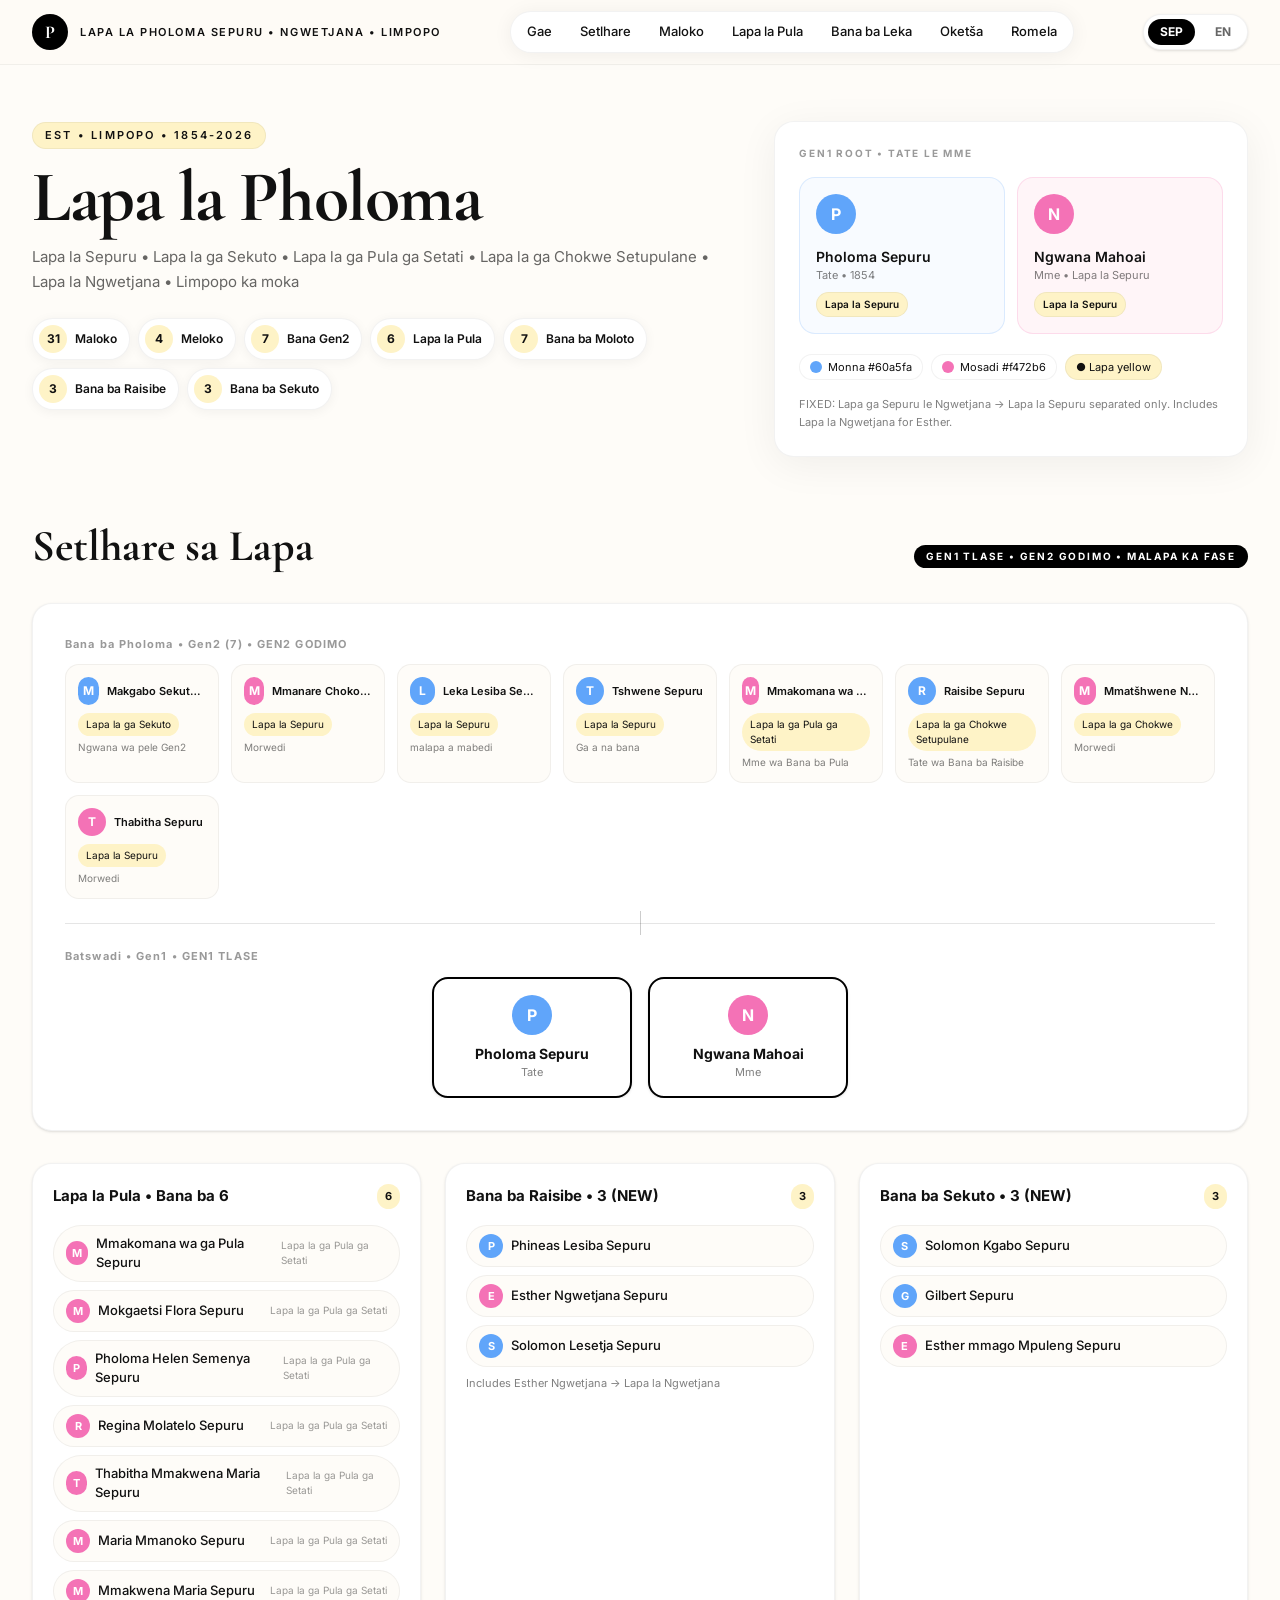
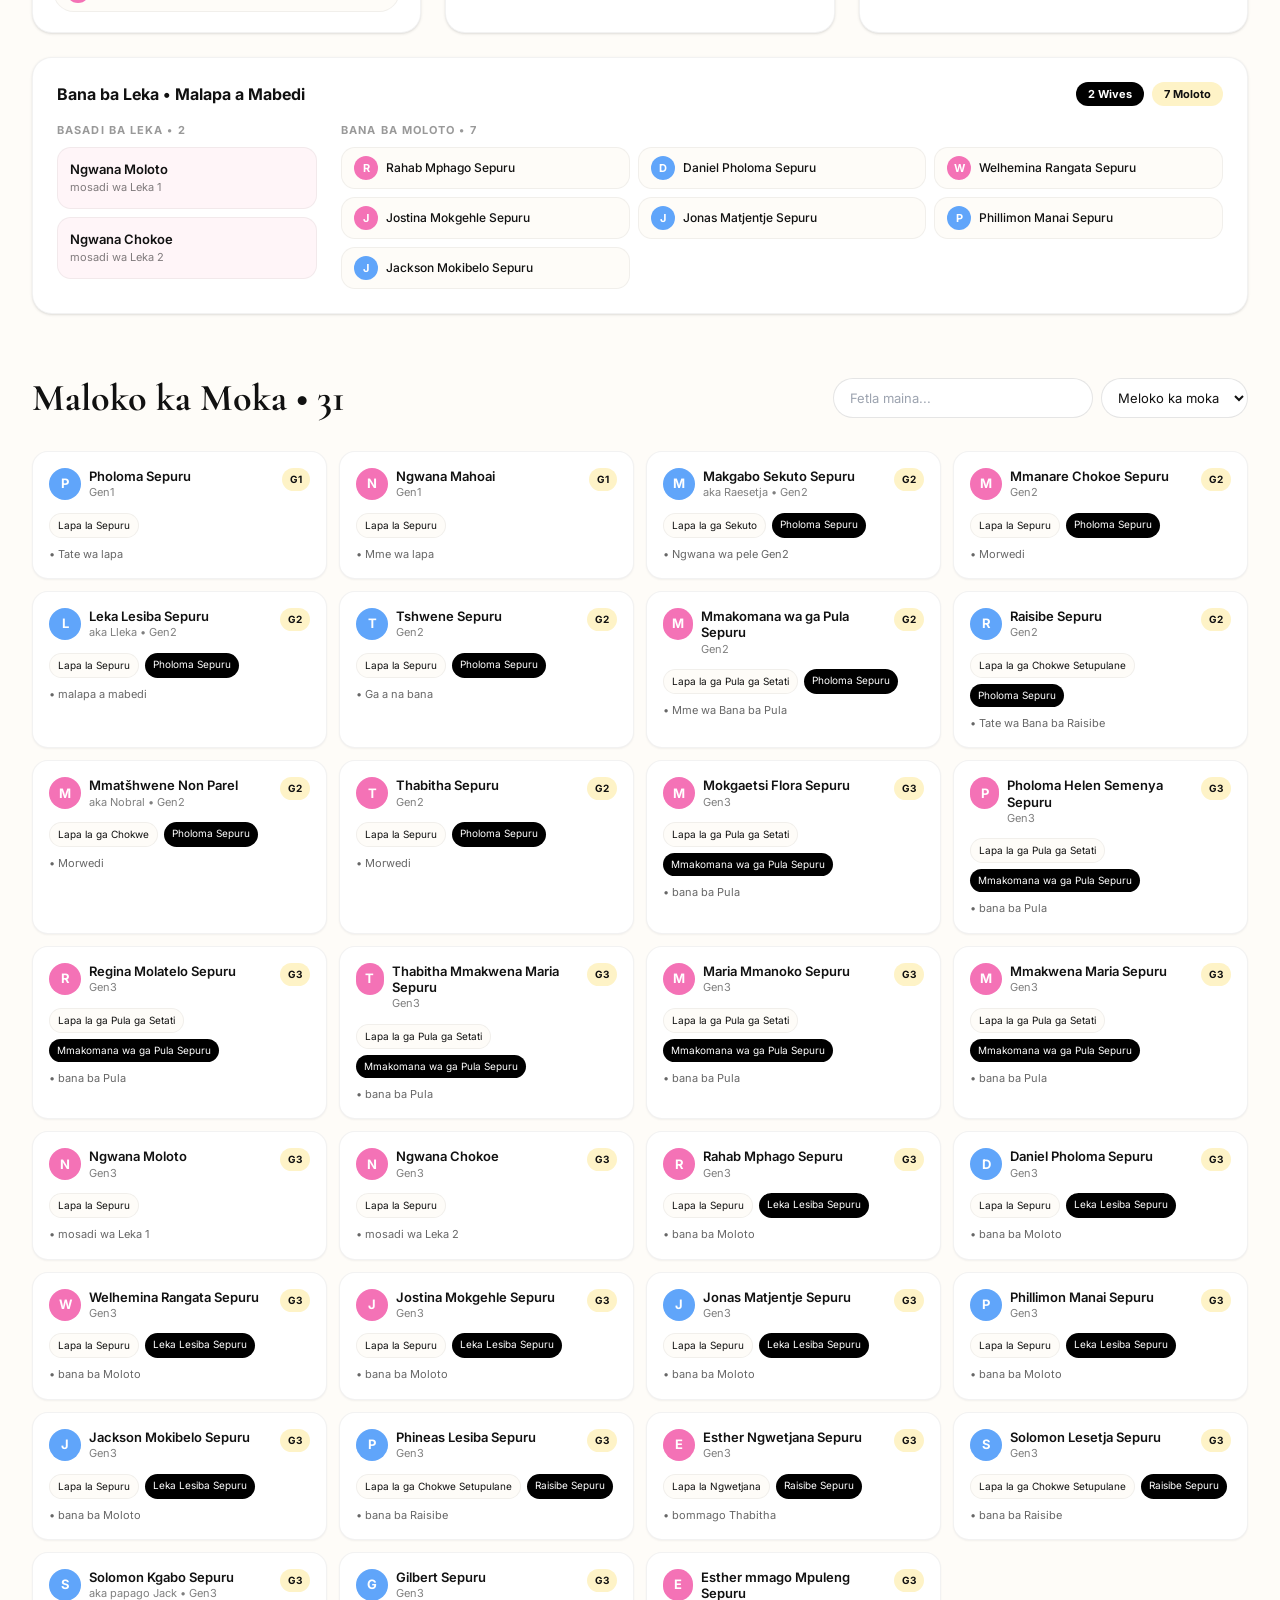
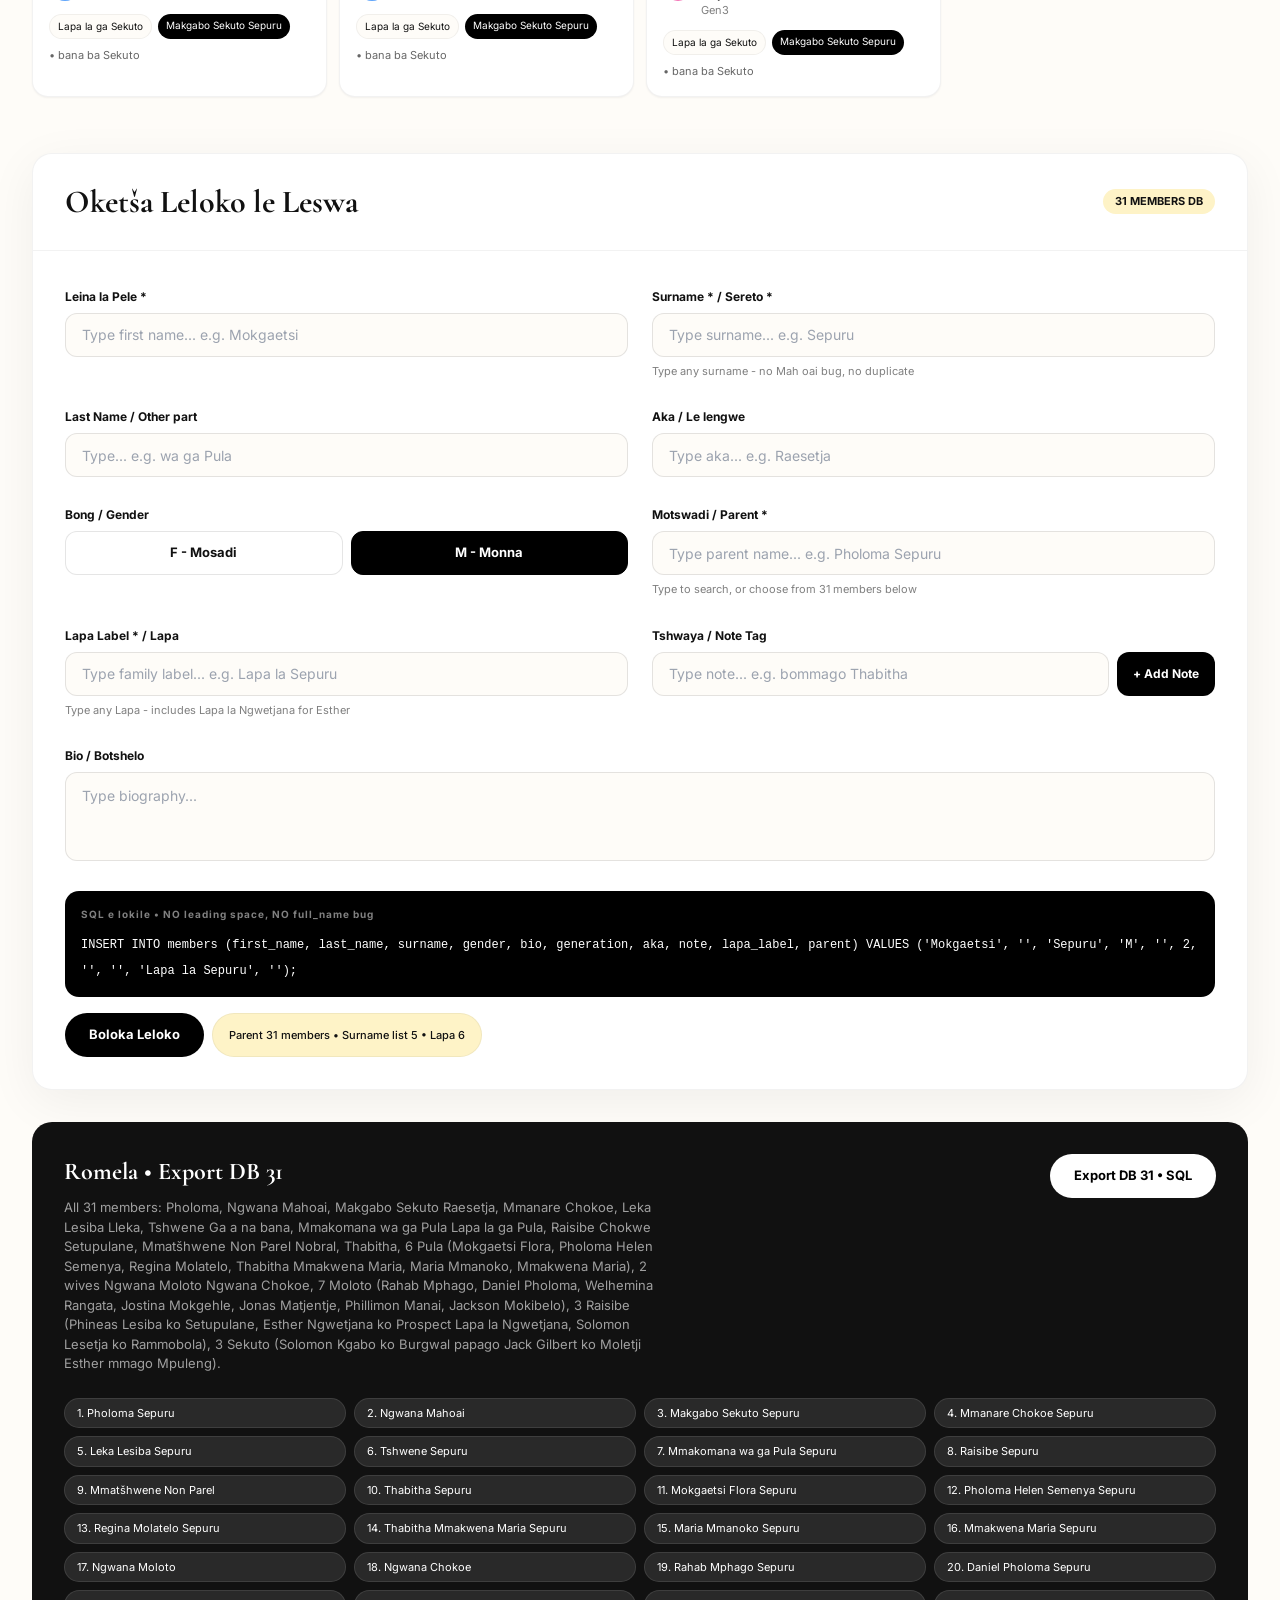
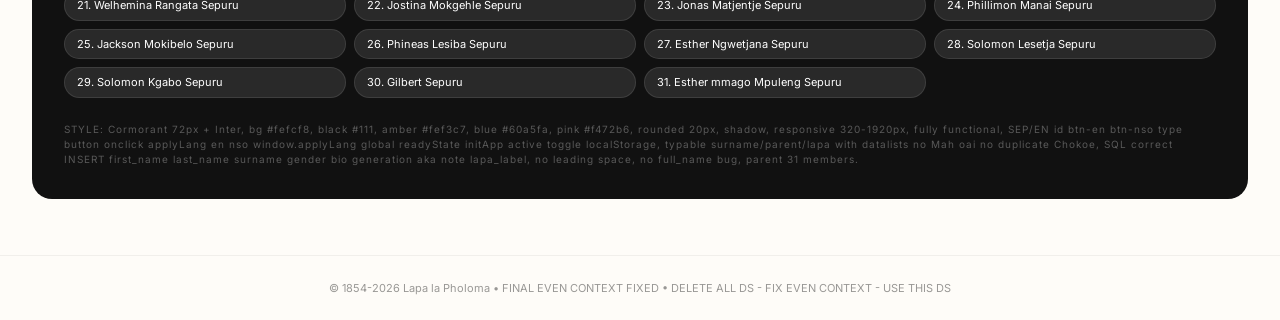
<file: index.html>
<!DOCTYPE html>
<html lang="en">
<head>
  <meta charset="UTF-8">
  <meta name="viewport" content="width=device-width, initial-scale=1">
  <title>React Artifact</title>
  <style>*,:after,:before{--tw-border-spacing-x:0;--tw-border-spacing-y:0;--tw-translate-x:0;--tw-translate-y:0;--tw-rotate:0;--tw-skew-x:0;--tw-skew-y:0;--tw-scale-x:1;--tw-scale-y:1;--tw-pan-x: ;--tw-pan-y: ;--tw-pinch-zoom: ;--tw-scroll-snap-strictness:proximity;--tw-gradient-from-position: ;--tw-gradient-via-position: ;--tw-gradient-to-position: ;--tw-ordinal: ;--tw-slashed-zero: ;--tw-numeric-figure: ;--tw-numeric-spacing: ;--tw-numeric-fraction: ;--tw-ring-inset: ;--tw-ring-offset-width:0px;--tw-ring-offset-color:#fff;--tw-ring-color:rgba(59,130,246,.5);--tw-ring-offset-shadow:0 0 #0000;--tw-ring-shadow:0 0 #0000;--tw-shadow:0 0 #0000;--tw-shadow-colored:0 0 #0000;--tw-blur: ;--tw-brightness: ;--tw-contrast: ;--tw-grayscale: ;--tw-hue-rotate: ;--tw-invert: ;--tw-saturate: ;--tw-sepia: ;--tw-drop-shadow: ;--tw-backdrop-blur: ;--tw-backdrop-brightness: ;--tw-backdrop-contrast: ;--tw-backdrop-grayscale: ;--tw-backdrop-hue-rotate: ;--tw-backdrop-invert: ;--tw-backdrop-opacity: ;--tw-backdrop-saturate: ;--tw-backdrop-sepia: ;--tw-contain-size: ;--tw-contain-layout: ;--tw-contain-paint: ;--tw-contain-style: }::backdrop{--tw-border-spacing-x:0;--tw-border-spacing-y:0;--tw-translate-x:0;--tw-translate-y:0;--tw-rotate:0;--tw-skew-x:0;--tw-skew-y:0;--tw-scale-x:1;--tw-scale-y:1;--tw-pan-x: ;--tw-pan-y: ;--tw-pinch-zoom: ;--tw-scroll-snap-strictness:proximity;--tw-gradient-from-position: ;--tw-gradient-via-position: ;--tw-gradient-to-position: ;--tw-ordinal: ;--tw-slashed-zero: ;--tw-numeric-figure: ;--tw-numeric-spacing: ;--tw-numeric-fraction: ;--tw-ring-inset: ;--tw-ring-offset-width:0px;--tw-ring-offset-color:#fff;--tw-ring-color:rgba(59,130,246,.5);--tw-ring-offset-shadow:0 0 #0000;--tw-ring-shadow:0 0 #0000;--tw-shadow:0 0 #0000;--tw-shadow-colored:0 0 #0000;--tw-blur: ;--tw-brightness: ;--tw-contrast: ;--tw-grayscale: ;--tw-hue-rotate: ;--tw-invert: ;--tw-saturate: ;--tw-sepia: ;--tw-drop-shadow: ;--tw-backdrop-blur: ;--tw-backdrop-brightness: ;--tw-backdrop-contrast: ;--tw-backdrop-grayscale: ;--tw-backdrop-hue-rotate: ;--tw-backdrop-invert: ;--tw-backdrop-opacity: ;--tw-backdrop-saturate: ;--tw-backdrop-sepia: ;--tw-contain-size: ;--tw-contain-layout: ;--tw-contain-paint: ;--tw-contain-style: }/*! tailwindcss v3.4.18 | MIT License | https://tailwindcss.com*/*,:after,:before{box-sizing:border-box;border:0 solid #e5e7eb}:after,:before{--tw-content:""}:host,html{line-height:1.5;-webkit-text-size-adjust:100%;-moz-tab-size:4;-o-tab-size:4;tab-size:4;font-family:ui-sans-serif,system-ui,sans-serif,Apple Color Emoji,Segoe UI Emoji,Segoe UI Symbol,Noto Color Emoji;font-feature-settings:normal;font-variation-settings:normal;-webkit-tap-highlight-color:transparent}body{line-height:inherit}hr{height:0;color:inherit;border-top-width:1px}abbr:where([title]){-webkit-text-decoration:underline dotted;text-decoration:underline dotted}h1,h2,h3,h4,h5,h6{font-size:inherit;font-weight:inherit}a{color:inherit;text-decoration:inherit}b,strong{font-weight:bolder}code,kbd,pre,samp{font-family:ui-monospace,SFMono-Regular,Menlo,Monaco,Consolas,Liberation Mono,Courier New,monospace;font-feature-settings:normal;font-variation-settings:normal;font-size:1em}small{font-size:80%}sub,sup{font-size:75%;line-height:0;position:relative;vertical-align:baseline}sub{bottom:-.25em}sup{top:-.5em}table{text-indent:0;border-color:inherit;border-collapse:collapse}button,input,optgroup,select,textarea{font-family:inherit;font-feature-settings:inherit;font-variation-settings:inherit;font-size:100%;font-weight:inherit;line-height:inherit;letter-spacing:inherit;color:inherit;margin:0;padding:0}button,select{text-transform:none}button,input:where([type=button]),input:where([type=reset]),input:where([type=submit]){-webkit-appearance:button;background-color:transparent;background-image:none}:-moz-focusring{outline:auto}:-moz-ui-invalid{box-shadow:none}progress{vertical-align:baseline}::-webkit-inner-spin-button,::-webkit-outer-spin-button{height:auto}[type=search]{-webkit-appearance:textfield;outline-offset:-2px}::-webkit-search-decoration{-webkit-appearance:none}::-webkit-file-upload-button{-webkit-appearance:button;font:inherit}summary{display:list-item}blockquote,dd,dl,figure,h1,h2,h3,h4,h5,h6,hr,p,pre{margin:0}fieldset{margin:0}fieldset,legend{padding:0}menu,ol,ul{list-style:none;margin:0;padding:0}dialog{padding:0}textarea{resize:vertical}input::-moz-placeholder,textarea::-moz-placeholder{opacity:1;color:#9ca3af}input::placeholder,textarea::placeholder{opacity:1;color:#9ca3af}[role=button],button{cursor:pointer}:disabled{cursor:default}audio,canvas,embed,iframe,img,object,svg,video{display:block;vertical-align:middle}img,video{max-width:100%;height:auto}[hidden]:where(:not([hidden=until-found])){display:none}.absolute{position:absolute}.relative{position:relative}.sticky{position:sticky}.-top-3{top:-.75rem}.left-1\/2{left:50%}.top-0{top:0}.z-50{z-index:50}.mx-auto{margin-left:auto;margin-right:auto}.my-6{margin-top:1.5rem;margin-bottom:1.5rem}.mb-1{margin-bottom:.25rem}.mb-2{margin-bottom:.5rem}.mb-3{margin-bottom:.75rem}.ml-1{margin-left:.25rem}.ml-auto{margin-left:auto}.mt-1{margin-top:.25rem}.mt-1\.5{margin-top:.375rem}.mt-2{margin-top:.5rem}.mt-3{margin-top:.75rem}.mt-4{margin-top:1rem}.mt-5{margin-top:1.25rem}.mt-6{margin-top:1.5rem}.mt-8{margin-top:2rem}.inline-block{display:inline-block}.flex{display:flex}.inline-flex{display:inline-flex}.grid{display:grid}.hidden{display:none}.h-10{height:2.5rem}.h-11{height:2.75rem}.h-3{height:.75rem}.h-6{height:1.5rem}.h-7{height:1.75rem}.h-8{height:2rem}.h-9{height:2.25rem}.h-\[64px\]{height:64px}.h-px{height:1px}.max-h-\[180px\]{max-height:180px}.min-h-screen{min-height:100vh}.w-10{width:2.5rem}.w-3{width:.75rem}.w-6{width:1.5rem}.w-7{width:1.75rem}.w-8{width:2rem}.w-9{width:2.25rem}.w-\[200px\]{width:200px}.w-full{width:100%}.w-px{width:1px}.min-w-\[200px\]{min-width:200px}.min-w-\[900px\]{min-width:900px}.max-w-\[1440px\]{max-width:1440px}.max-w-\[600px\]{max-width:600px}.max-w-\[680px\]{max-width:680px}.max-w-full{max-width:100%}.flex-1{flex:1 1 0%}.resize-none{resize:none}.grid-cols-1{grid-template-columns:repeat(1,minmax(0,1fr))}.grid-cols-2{grid-template-columns:repeat(2,minmax(0,1fr))}.grid-cols-7{grid-template-columns:repeat(7,minmax(0,1fr))}.flex-wrap{flex-wrap:wrap}.place-items-center{place-items:center}.items-start{align-items:flex-start}.items-center{align-items:center}.items-baseline{align-items:baseline}.justify-center{justify-content:center}.justify-between{justify-content:space-between}.gap-1{gap:.25rem}.gap-1\.5{gap:.375rem}.gap-2{gap:.5rem}.gap-3{gap:.75rem}.gap-4{gap:1rem}.gap-6{gap:1.5rem}.gap-8{gap:2rem}.space-y-2>:not([hidden])~:not([hidden]){--tw-space-y-reverse:0;margin-top:calc(.5rem*(1 - var(--tw-space-y-reverse)));margin-bottom:calc(.5rem*var(--tw-space-y-reverse))}.overflow-auto{overflow:auto}.overflow-hidden{overflow:hidden}.overflow-x-auto{overflow-x:auto}.truncate{overflow:hidden;text-overflow:ellipsis}.truncate,.whitespace-nowrap{white-space:nowrap}.break-all{word-break:break-all}.rounded{border-radius:.25rem}.rounded-\[12px\]{border-radius:12px}.rounded-\[14px\]{border-radius:14px}.rounded-\[16px\]{border-radius:16px}.rounded-\[20px\]{border-radius:20px}.rounded-full{border-radius:9999px}.border{border-width:1px}.border-2{border-width:2px}.border-b{border-bottom-width:1px}.border-t{border-top-width:1px}.border-\[\#60a5fa\]\/20{border-color:rgba(96,165,250,.2)}.border-\[\#f472b6\]\/20{border-color:rgba(244,114,182,.2)}.border-black{--tw-border-opacity:1;border-color:rgb(0 0 0/var(--tw-border-opacity,1))}.border-black\/10{border-color:rgba(0,0,0,.1)}.border-black\/5{border-color:rgba(0,0,0,.05)}.border-white\/10{border-color:hsla(0,0%,100%,.1)}.\!bg-black{--tw-bg-opacity:1!important;background-color:rgb(0 0 0/var(--tw-bg-opacity,1))!important}.bg-\[\#111\]{--tw-bg-opacity:1;background-color:rgb(17 17 17/var(--tw-bg-opacity,1))}.bg-\[\#60a5fa\]{--tw-bg-opacity:1;background-color:rgb(96 165 250/var(--tw-bg-opacity,1))}.bg-\[\#f472b6\]{--tw-bg-opacity:1;background-color:rgb(244 114 182/var(--tw-bg-opacity,1))}.bg-\[\#f8fbff\]{--tw-bg-opacity:1;background-color:rgb(248 251 255/var(--tw-bg-opacity,1))}.bg-\[\#fef3c7\]{--tw-bg-opacity:1;background-color:rgb(254 243 199/var(--tw-bg-opacity,1))}.bg-\[\#fefcf8\]{--tw-bg-opacity:1;background-color:rgb(254 252 248/var(--tw-bg-opacity,1))}.bg-\[\#fefcf8\]\/90{background-color:hsla(40,75%,98%,.9)}.bg-\[\#fff5f8\]{--tw-bg-opacity:1;background-color:rgb(255 245 248/var(--tw-bg-opacity,1))}.bg-black{--tw-bg-opacity:1;background-color:rgb(0 0 0/var(--tw-bg-opacity,1))}.bg-black\/10{background-color:rgba(0,0,0,.1)}.bg-black\/20{background-color:rgba(0,0,0,.2)}.bg-white{--tw-bg-opacity:1;background-color:rgb(255 255 255/var(--tw-bg-opacity,1))}.bg-white\/10{background-color:hsla(0,0%,100%,.1)}.p-1{padding:.25rem}.p-2{padding:.5rem}.p-3{padding:.75rem}.p-4{padding:1rem}.p-5{padding:1.25rem}.p-6{padding:1.5rem}.px-2{padding-left:.5rem;padding-right:.5rem}.px-2\.5{padding-left:.625rem;padding-right:.625rem}.px-3{padding-left:.75rem;padding-right:.75rem}.px-4{padding-left:1rem;padding-right:1rem}.px-6{padding-left:1.5rem;padding-right:1.5rem}.py-1{padding-top:.25rem;padding-bottom:.25rem}.py-1\.5{padding-top:.375rem;padding-bottom:.375rem}.py-2{padding-top:.5rem;padding-bottom:.5rem}.py-3{padding-top:.75rem;padding-bottom:.75rem}.py-6{padding-top:1.5rem;padding-bottom:1.5rem}.pb-14{padding-bottom:3.5rem}.pb-3{padding-bottom:.75rem}.pb-6{padding-bottom:1.5rem}.pl-1\.5{padding-left:.375rem}.pr-3{padding-right:.75rem}.pt-14{padding-top:3.5rem}.pt-2{padding-top:.5rem}.pt-8{padding-top:2rem}.text-left{text-align:left}.text-center{text-align:center}.text-\[10px\]{font-size:10px}.text-\[11px\]{font-size:11px}.text-\[12px\]{font-size:12px}.text-\[13px\]{font-size:13px}.text-\[14px\]{font-size:14px}.text-\[15px\]{font-size:15px}.text-\[16px\]{font-size:16px}.text-\[18px\]{font-size:18px}.text-\[24px\]{font-size:24px}.text-\[26px\]{font-size:26px}.text-\[30px\]{font-size:30px}.text-\[32px\]{font-size:32px}.text-\[48px\]{font-size:48px}.font-bold{font-weight:700}.font-medium{font-weight:500}.font-semibold{font-weight:600}.leading-\[0\.9\]{line-height:.9}.leading-relaxed{line-height:1.625}.leading-tight{line-height:1.25}.tracking-\[-0\.02em\]{letter-spacing:-.02em}.tracking-\[0\.12em\]{letter-spacing:.12em}.tracking-\[0\.14em\]{letter-spacing:.14em}.tracking-\[0\.18em\]{letter-spacing:.18em}.tracking-\[0\.2em\]{letter-spacing:.2em}.tracking-widest{letter-spacing:.1em}.\!text-white{--tw-text-opacity:1!important;color:rgb(255 255 255/var(--tw-text-opacity,1))!important}.text-\[\#111\]{--tw-text-opacity:1;color:rgb(17 17 17/var(--tw-text-opacity,1))}.text-black{--tw-text-opacity:1;color:rgb(0 0 0/var(--tw-text-opacity,1))}.text-black\/40{color:rgba(0,0,0,.4)}.text-black\/50{color:rgba(0,0,0,.5)}.text-black\/60{color:rgba(0,0,0,.6)}.text-white{--tw-text-opacity:1;color:rgb(255 255 255/var(--tw-text-opacity,1))}.text-white\/30{color:hsla(0,0%,100%,.3)}.text-white\/50{color:hsla(0,0%,100%,.5)}.text-white\/60{color:hsla(0,0%,100%,.6)}.shadow{--tw-shadow:0 1px 3px 0 rgba(0,0,0,.1),0 1px 2px -1px rgba(0,0,0,.1);--tw-shadow-colored:0 1px 3px 0 var(--tw-shadow-color),0 1px 2px -1px var(--tw-shadow-color)}.shadow,.shadow-\[0_12px_50px_rgba\(0\2c 0\2c 0\2c 0\.06\)\]{box-shadow:var(--tw-ring-offset-shadow,0 0 #0000),var(--tw-ring-shadow,0 0 #0000),var(--tw-shadow)}.shadow-\[0_12px_50px_rgba\(0\2c 0\2c 0\2c 0\.06\)\]{--tw-shadow:0 12px 50px rgba(0,0,0,.06);--tw-shadow-colored:0 12px 50px var(--tw-shadow-color)}.shadow-\[0_2px_12px_rgba\(0\2c 0\2c 0\2c 0\.05\)\]{--tw-shadow:0 2px 12px rgba(0,0,0,.05);--tw-shadow-colored:0 2px 12px var(--tw-shadow-color);box-shadow:var(--tw-ring-offset-shadow,0 0 #0000),var(--tw-ring-shadow,0 0 #0000),var(--tw-shadow)}.shadow-\[0_2px_20px_rgba\(0\2c 0\2c 0\2c 0\.06\)\]{--tw-shadow:0 2px 20px rgba(0,0,0,.06);--tw-shadow-colored:0 2px 20px var(--tw-shadow-color);box-shadow:var(--tw-ring-offset-shadow,0 0 #0000),var(--tw-ring-shadow,0 0 #0000),var(--tw-shadow)}.shadow-\[0_8px_40px_rgba\(0\2c 0\2c 0\2c 0\.06\)\]{--tw-shadow:0 8px 40px rgba(0,0,0,.06);--tw-shadow-colored:0 8px 40px var(--tw-shadow-color)}.shadow-\[0_8px_40px_rgba\(0\2c 0\2c 0\2c 0\.06\)\],.shadow-sm{box-shadow:var(--tw-ring-offset-shadow,0 0 #0000),var(--tw-ring-shadow,0 0 #0000),var(--tw-shadow)}.shadow-sm{--tw-shadow:0 1px 2px 0 rgba(0,0,0,.05);--tw-shadow-colored:0 1px 2px 0 var(--tw-shadow-color)}.filter{filter:var(--tw-blur) var(--tw-brightness) var(--tw-contrast) var(--tw-grayscale) var(--tw-hue-rotate) var(--tw-invert) var(--tw-saturate) var(--tw-sepia) var(--tw-drop-shadow)}.backdrop-blur-xl{--tw-backdrop-blur:blur(24px);backdrop-filter:var(--tw-backdrop-blur) var(--tw-backdrop-brightness) var(--tw-backdrop-contrast) var(--tw-backdrop-grayscale) var(--tw-backdrop-hue-rotate) var(--tw-backdrop-invert) var(--tw-backdrop-opacity) var(--tw-backdrop-saturate) var(--tw-backdrop-sepia)}.transition{transition-property:color,background-color,border-color,text-decoration-color,fill,stroke,opacity,box-shadow,transform,filter,backdrop-filter;transition-timing-function:cubic-bezier(.4,0,.2,1);transition-duration:.15s}.transition-colors{transition-property:color,background-color,border-color,text-decoration-color,fill,stroke;transition-timing-function:cubic-bezier(.4,0,.2,1);transition-duration:.15s}#root,body,html{min-height:100%}body{margin:0;font-family:Inter,ui-sans-serif,system-ui,-apple-system,BlinkMacSystemFont,Segoe UI,sans-serif}[role=button]:not([aria-disabled=true]),button:not(:disabled),label[for],select:not(:disabled),summary{cursor:pointer}.selection\:bg-\[\#fef3c7\] ::-moz-selection{--tw-bg-opacity:1;background-color:rgb(254 243 199/var(--tw-bg-opacity,1))}.selection\:bg-\[\#fef3c7\] ::selection{--tw-bg-opacity:1;background-color:rgb(254 243 199/var(--tw-bg-opacity,1))}.selection\:bg-\[\#fef3c7\]::-moz-selection{--tw-bg-opacity:1;background-color:rgb(254 243 199/var(--tw-bg-opacity,1))}.selection\:bg-\[\#fef3c7\]::selection{--tw-bg-opacity:1;background-color:rgb(254 243 199/var(--tw-bg-opacity,1))}.hover\:bg-black:hover{--tw-bg-opacity:1;background-color:rgb(0 0 0/var(--tw-bg-opacity,1))}.hover\:bg-black\/5:hover{background-color:rgba(0,0,0,.05)}.hover\:text-white:hover{--tw-text-opacity:1;color:rgb(255 255 255/var(--tw-text-opacity,1))}.hover\:shadow:hover{--tw-shadow:0 1px 3px 0 rgba(0,0,0,.1),0 1px 2px -1px rgba(0,0,0,.1);--tw-shadow-colored:0 1px 3px 0 var(--tw-shadow-color),0 1px 2px -1px var(--tw-shadow-color)}.hover\:shadow-md:hover,.hover\:shadow:hover{box-shadow:var(--tw-ring-offset-shadow,0 0 #0000),var(--tw-ring-shadow,0 0 #0000),var(--tw-shadow)}.hover\:shadow-md:hover{--tw-shadow:0 4px 6px -1px rgba(0,0,0,.1),0 2px 4px -2px rgba(0,0,0,.1);--tw-shadow-colored:0 4px 6px -1px var(--tw-shadow-color),0 2px 4px -2px var(--tw-shadow-color)}.focus\:outline-none:focus{outline:2px solid transparent;outline-offset:2px}.focus\:ring-2:focus{--tw-ring-offset-shadow:var(--tw-ring-inset) 0 0 0 var(--tw-ring-offset-width) var(--tw-ring-offset-color);--tw-ring-shadow:var(--tw-ring-inset) 0 0 0 calc(2px + var(--tw-ring-offset-width)) var(--tw-ring-color);box-shadow:var(--tw-ring-offset-shadow),var(--tw-ring-shadow),var(--tw-shadow,0 0 #0000)}.focus\:ring-black\/10:focus{--tw-ring-color:rgba(0,0,0,.1)}@media (min-width:640px){.sm\:grid-cols-2{grid-template-columns:repeat(2,minmax(0,1fr))}}@media (min-width:768px){.md\:col-span-2{grid-column:span 2/span 2}.md\:block{display:block}.md\:hidden{display:none}.md\:w-\[260px\]{width:260px}.md\:grid-cols-2{grid-template-columns:repeat(2,minmax(0,1fr))}.md\:grid-cols-4{grid-template-columns:repeat(4,minmax(0,1fr))}.md\:grid-cols-\[260px_1fr\]{grid-template-columns:260px 1fr}.md\:p-6{padding:1.5rem}.md\:p-8{padding:2rem}.md\:px-8{padding-left:2rem;padding-right:2rem}.md\:pt-14{padding-top:3.5rem}.md\:text-\[15px\]{font-size:15px}.md\:text-\[32px\]{font-size:32px}.md\:text-\[38px\]{font-size:38px}.md\:text-\[44px\]{font-size:44px}.md\:text-\[72px\]{font-size:72px}}@media (min-width:1024px){.lg\:flex{display:flex}.lg\:hidden{display:none}.lg\:grid-cols-3{grid-template-columns:repeat(3,minmax(0,1fr))}.lg\:grid-cols-\[1\.2fr_0\.8fr\]{grid-template-columns:1.2fr .8fr}}@media (min-width:1280px){.xl\:grid-cols-4{grid-template-columns:repeat(4,minmax(0,1fr))}}</style>
</head>
<body>
  <div id="root"></div>
  
  <script type="module">var hf=Object.create;var{getPrototypeOf:vf,defineProperty:Vl,getOwnPropertyNames:yf}=Object;var mf=Object.prototype.hasOwnProperty;var Cn=(e,n,t)=>{t=e!=null?hf(vf(e)):{};let r=n||!e||!e.__esModule?Vl(t,"default",{value:e,enumerable:!0}):t;for(let l of yf(e))if(!mf.call(r,l))Vl(r,l,{get:()=>e[l],enumerable:!0});return r};var hr=(e,n)=>()=>(n||e((n={exports:{}}).exports,n),n.exports);var gf=(e,n)=>{for(var t in n)Vl(e,t,{get:n[t],enumerable:!0,configurable:!0,set:(r)=>n[t]=()=>r})};var wf=(e,n)=>()=>(e&&(n=e(e=0)),n);var gt=hr((If)=>{var mt=Symbol.for("react.element"),kf=Symbol.for("react.portal"),Sf=Symbol.for("react.fragment"),Ef=Symbol.for("react.strict_mode"),Cf=Symbol.for("react.profiler"),_f=Symbol.for("react.provider"),Pf=Symbol.for("react.context"),Nf=Symbol.for("react.forward_ref"),zf=Symbol.for("react.suspense"),Tf=Symbol.for("react.memo"),Lf=Symbol.for("react.lazy"),vu=Symbol.iterator;function Rf(e){if(e===null||typeof e!=="object")return null;return e=vu&&e[vu]||e["@@iterator"],typeof e==="function"?e:null}var gu={isMounted:function(){return!1},enqueueForceUpdate:function(){},enqueueReplaceState:function(){},enqueueSetState:function(){}},wu=Object.assign,ku={};function $n(e,n,t){this.props=e,this.context=n,this.refs=ku,this.updater=t||gu}$n.prototype.isReactComponent={};$n.prototype.setState=function(e,n){if(typeof e!=="object"&&typeof e!=="function"&&e!=null)throw Error("setState(...): takes an object of state variables to update or a function which returns an object of state variables.");this.updater.enqueueSetState(this,e,n,"setState")};$n.prototype.forceUpdate=function(e){this.updater.enqueueForceUpdate(this,e,"forceUpdate")};function Su(){}Su.prototype=$n.prototype;function $l(e,n,t){this.props=e,this.context=n,this.refs=ku,this.updater=t||gu}var Hl=$l.prototype=new Su;Hl.constructor=$l;wu(Hl,$n.prototype);Hl.isPureReactComponent=!0;var yu=Array.isArray,Eu=Object.prototype.hasOwnProperty,Ql={current:null},Cu={key:!0,ref:!0,__self:!0,__source:!0};function _u(e,n,t){var r,l={},o=null,i=null;if(n!=null)for(r in n.ref!==void 0&&(i=n.ref),n.key!==void 0&&(o=""+n.key),n)Eu.call(n,r)&&!Cu.hasOwnProperty(r)&&(l[r]=n[r]);var u=arguments.length-2;if(u===1)l.children=t;else if(1<u){for(var s=Array(u),f=0;f<u;f++)s[f]=arguments[f+2];l.children=s}if(e&&e.defaultProps)for(r in u=e.defaultProps,u)l[r]===void 0&&(l[r]=u[r]);return{$$typeof:mt,type:e,key:o,ref:i,props:l,_owner:Ql.current}}function Df(e,n){return{$$typeof:mt,type:e.type,key:n,ref:e.ref,props:e.props,_owner:e._owner}}function Al(e){return typeof e==="object"&&e!==null&&e.$$typeof===mt}function Ff(e){var n={"=":"=0",":":"=2"};return"$"+e.replace(/[=:]/g,function(t){return n[t]})}var mu=/\/+/g;function Wl(e,n){return typeof e==="object"&&e!==null&&e.key!=null?Ff(""+e.key):n.toString(36)}function yr(e,n,t,r,l){var o=typeof e;if(o==="undefined"||o==="boolean")e=null;var i=!1;if(e===null)i=!0;else switch(o){case"string":case"number":i=!0;break;case"object":switch(e.$$typeof){case mt:case kf:i=!0}}if(i)return i=e,l=l(i),e=r===""?"."+Wl(i,0):r,yu(l)?(t="",e!=null&&(t=e.replace(mu,"$&/")+"/"),yr(l,n,t,"",function(f){return f})):l!=null&&(Al(l)&&(l=Df(l,t+(!l.key||i&&i.key===l.key?"":(""+l.key).replace(mu,"$&/")+"/")+e)),n.push(l)),1;if(i=0,r=r===""?".":r+":",yu(e))for(var u=0;u<e.length;u++){o=e[u];var s=r+Wl(o,u);i+=yr(o,n,t,s,l)}else if(s=Rf(e),typeof s==="function")for(e=s.call(e),u=0;!(o=e.next()).done;)o=o.value,s=r+Wl(o,u++),i+=yr(o,n,t,s,l);else if(o==="object")throw n=String(e),Error("Objects are not valid as a React child (found: "+(n==="[object Object]"?"object with keys {"+Object.keys(e).join(", ")+"}":n)+"). If you meant to render a collection of children, use an array instead.");return i}function vr(e,n,t){if(e==null)return e;var r=[],l=0;return yr(e,r,"","",function(o){return n.call(t,o,l++)}),r}function Of(e){if(e._status===-1){var n=e._result;n=n(),n.then(function(t){if(e._status===0||e._status===-1)e._status=1,e._result=t},function(t){if(e._status===0||e._status===-1)e._status=2,e._result=t}),e._status===-1&&(e._status=0,e._result=n)}if(e._status===1)return e._result.default;throw e._result}var ie={current:null},mr={transition:null},xf={ReactCurrentDispatcher:ie,ReactCurrentBatchConfig:mr,ReactCurrentOwner:Ql};function Pu(){throw Error("act(...) is not supported in production builds of React.")}If.Children={map:vr,forEach:function(e,n,t){vr(e,function(){n.apply(this,arguments)},t)},count:function(e){var n=0;return vr(e,function(){n++}),n},toArray:function(e){return vr(e,function(n){return n})||[]},only:function(e){if(!Al(e))throw Error("React.Children.only expected to receive a single React element child.");return e}};If.Component=$n;If.Fragment=Sf;If.Profiler=Cf;If.PureComponent=$l;If.StrictMode=Ef;If.Suspense=zf;If.__SECRET_INTERNALS_DO_NOT_USE_OR_YOU_WILL_BE_FIRED=xf;If.act=Pu;If.cloneElement=function(e,n,t){if(e===null||e===void 0)throw Error("React.cloneElement(...): The argument must be a React element, but you passed "+e+".");var r=wu({},e.props),l=e.key,o=e.ref,i=e._owner;if(n!=null){if(n.ref!==void 0&&(o=n.ref,i=Ql.current),n.key!==void 0&&(l=""+n.key),e.type&&e.type.defaultProps)var u=e.type.defaultProps;for(s in n)Eu.call(n,s)&&!Cu.hasOwnProperty(s)&&(r[s]=n[s]===void 0&&u!==void 0?u[s]:n[s])}var s=arguments.length-2;if(s===1)r.children=t;else if(1<s){u=Array(s);for(var f=0;f<s;f++)u[f]=arguments[f+2];r.children=u}return{$$typeof:mt,type:e.type,key:l,ref:o,props:r,_owner:i}};If.createContext=function(e){return e={$$typeof:Pf,_currentValue:e,_currentValue2:e,_threadCount:0,Provider:null,Consumer:null,_defaultValue:null,_globalName:null},e.Provider={$$typeof:_f,_context:e},e.Consumer=e};If.createElement=_u;If.createFactory=function(e){var n=_u.bind(null,e);return n.type=e,n};If.createRef=function(){return{current:null}};If.forwardRef=function(e){return{$$typeof:Nf,render:e}};If.isValidElement=Al;If.lazy=function(e){return{$$typeof:Lf,_payload:{_status:-1,_result:e},_init:Of}};If.memo=function(e,n){return{$$typeof:Tf,type:e,compare:n===void 0?null:n}};If.startTransition=function(e){var n=mr.transition;mr.transition={};try{e()}finally{mr.transition=n}};If.unstable_act=Pu;If.useCallback=function(e,n){return ie.current.useCallback(e,n)};If.useContext=function(e){return ie.current.useContext(e)};If.useDebugValue=function(){};If.useDeferredValue=function(e){return ie.current.useDeferredValue(e)};If.useEffect=function(e,n){return ie.current.useEffect(e,n)};If.useId=function(){return ie.current.useId()};If.useImperativeHandle=function(e,n,t){return ie.current.useImperativeHandle(e,n,t)};If.useInsertionEffect=function(e,n){return ie.current.useInsertionEffect(e,n)};If.useLayoutEffect=function(e,n){return ie.current.useLayoutEffect(e,n)};If.useMemo=function(e,n){return ie.current.useMemo(e,n)};If.useReducer=function(e,n,t){return ie.current.useReducer(e,n,t)};If.useRef=function(e){return ie.current.useRef(e)};If.useState=function(e){return ie.current.useState(e)};If.useSyncExternalStore=function(e,n,t){return ie.current.useSyncExternalStore(e,n,t)};If.useTransition=function(){return ie.current.useTransition()};If.version="18.3.1"});var Fu=hr((wd)=>{function Kl(e,n){var t=e.length;e.push(n);e:for(;0<t;){var r=t-1>>>1,l=e[r];if(0<gr(l,n))e[r]=n,e[t]=l,t=r;else break e}}function Le(e){return e.length===0?null:e[0]}function Er(e){if(e.length===0)return null;var n=e[0],t=e.pop();if(t!==n){e[0]=t;e:for(var r=0,l=e.length,o=l>>>1;r<o;){var i=2*(r+1)-1,u=e[i],s=i+1,f=e[s];if(0>gr(u,t))s<l&&0>gr(f,u)?(e[r]=f,e[s]=t,r=s):(e[r]=u,e[i]=t,r=i);else if(s<l&&0>gr(f,t))e[r]=f,e[s]=t,r=s;else break e}}return n}function gr(e,n){var t=e.sortIndex-n.sortIndex;return t!==0?t:e.id-n.id}if(typeof performance==="object"&&typeof performance.now==="function")Yl=performance,wd.unstable_now=function(){return Yl.now()};else wr=Date,Xl=wr.now(),wd.unstable_now=function(){return wr.now()-Xl};var Yl,wr,Xl,Ve=[],nn=[],gd=1,Se=null,ne=3,Cr=!1,_n=!1,kt=!1,zu=typeof setTimeout==="function"?setTimeout:null,Tu=typeof clearTimeout==="function"?clearTimeout:null,Nu=typeof setImmediate<"u"?setImmediate:null;typeof navigator<"u"&&navigator.scheduling!==void 0&&navigator.scheduling.isInputPending!==void 0&&navigator.scheduling.isInputPending.bind(navigator.scheduling);function Zl(e){for(var n=Le(nn);n!==null;){if(n.callback===null)Er(nn);else if(n.startTime<=e)Er(nn),n.sortIndex=n.expirationTime,Kl(Ve,n);else break;n=Le(nn)}}function Jl(e){if(kt=!1,Zl(e),!_n)if(Le(Ve)!==null)_n=!0,jl(ql);else{var n=Le(nn);n!==null&&bl(Jl,n.startTime-e)}}function ql(e,n){_n=!1,kt&&(kt=!1,Tu(St),St=-1),Cr=!0;var t=ne;try{Zl(n);for(Se=Le(Ve);Se!==null&&(!(Se.expirationTime>n)||e&&!Du());){var r=Se.callback;if(typeof r==="function"){Se.callback=null,ne=Se.priorityLevel;var l=r(Se.expirationTime<=n);n=wd.unstable_now(),typeof l==="function"?Se.callback=l:Se===Le(Ve)&&Er(Ve),Zl(n)}else Er(Ve);Se=Le(Ve)}if(Se!==null)var o=!0;else{var i=Le(nn);i!==null&&bl(Jl,i.startTime-n),o=!1}return o}finally{Se=null,ne=t,Cr=!1}}var _r=!1,kr=null,St=-1,Lu=5,Ru=-1;function Du(){return wd.unstable_now()-Ru<Lu?!1:!0}function Bl(){if(kr!==null){var e=wd.unstable_now();Ru=e;var n=!0;try{n=kr(!0,e)}finally{n?wt():(_r=!1,kr=null)}}else _r=!1}var wt;if(typeof Nu==="function")wt=function(){Nu(Bl)};else if(typeof MessageChannel<"u")Sr=new MessageChannel,Gl=Sr.port2,Sr.port1.onmessage=Bl,wt=function(){Gl.postMessage(null)};else wt=function(){zu(Bl,0)};var Sr,Gl;function jl(e){kr=e,_r||(_r=!0,wt())}function bl(e,n){St=zu(function(){e(wd.unstable_now())},n)}wd.unstable_IdlePriority=5;wd.unstable_ImmediatePriority=1;wd.unstable_LowPriority=4;wd.unstable_NormalPriority=3;wd.unstable_Profiling=null;wd.unstable_UserBlockingPriority=2;wd.unstable_cancelCallback=function(e){e.callback=null};wd.unstable_continueExecution=function(){_n||Cr||(_n=!0,jl(ql))};wd.unstable_forceFrameRate=function(e){0>e||125<e?console.error("forceFrameRate takes a positive int between 0 and 125, forcing frame rates higher than 125 fps is not supported"):Lu=0<e?Math.floor(1000/e):5};wd.unstable_getCurrentPriorityLevel=function(){return ne};wd.unstable_getFirstCallbackNode=function(){return Le(Ve)};wd.unstable_next=function(e){switch(ne){case 1:case 2:case 3:var n=3;break;default:n=ne}var t=ne;ne=n;try{return e()}finally{ne=t}};wd.unstable_pauseExecution=function(){};wd.unstable_requestPaint=function(){};wd.unstable_runWithPriority=function(e,n){switch(e){case 1:case 2:case 3:case 4:case 5:break;default:e=3}var t=ne;ne=e;try{return n()}finally{ne=t}};wd.unstable_scheduleCallback=function(e,n,t){var r=wd.unstable_now();switch(typeof t==="object"&&t!==null?(t=t.delay,t=typeof t==="number"&&0<t?r+t:r):t=r,e){case 1:var l=-1;break;case 2:l=250;break;case 5:l=1073741823;break;case 4:l=1e4;break;default:l=5000}return l=t+l,e={id:gd++,callback:n,priorityLevel:e,startTime:t,expirationTime:l,sortIndex:-1},t>r?(e.sortIndex=t,Kl(nn,e),Le(Ve)===null&&e===Le(nn)&&(kt?(Tu(St),St=-1):kt=!0,bl(Jl,t-r))):(e.sortIndex=l,Kl(Ve,e),_n||Cr||(_n=!0,jl(ql))),e};wd.unstable_shouldYield=Du;wd.unstable_wrapCallback=function(e){var n=ne;return function(){var t=ne;ne=n;try{return e.apply(this,arguments)}finally{ne=t}}}});var iu={};gf(iu,{version:()=>Yc,unstable_renderSubtreeIntoContainer:()=>Kc,unstable_batchedUpdates:()=>Bc,unmountComponentAtNode:()=>Ac,render:()=>Qc,hydrateRoot:()=>Hc,hydrate:()=>$c,flushSync:()=>Wc,findDOMNode:()=>Vc,createRoot:()=>Uc,createPortal:()=>Mc,__SECRET_INTERNALS_DO_NOT_USE_OR_YOU_WILL_BE_FIRED:()=>Ic});function w(e){for(var n="https://reactjs.org/docs/error-decoder.html?invariant="+e,t=1;t<arguments.length;t++)n+="&args[]="+encodeURIComponent(arguments[t]);return"Minified React error #"+e+"; visit "+n+" for the full message or use the non-minified dev environment for full errors and additional helpful warnings."}function Vn(e,n){st(e,n),st(e+"Capture",n)}function st(e,n){Yt[e]=n;for(e=0;e<n.length;e++)Vs.add(n[e])}function Wd(e){if(Eo.call(xu,e))return!0;if(Eo.call(Ou,e))return!1;if(Vd.test(e))return xu[e]=!0;return Ou[e]=!0,!1}function $d(e,n,t,r){if(t!==null&&t.type===0)return!1;switch(typeof n){case"function":case"symbol":return!0;case"boolean":if(r)return!1;if(t!==null)return!t.acceptsBooleans;return e=e.toLowerCase().slice(0,5),e!=="data-"&&e!=="aria-";default:return!1}}function Hd(e,n,t,r){if(n===null||typeof n>"u"||$d(e,n,t,r))return!0;if(r)return!1;if(t!==null)switch(t.type){case 3:return!n;case 4:return n===!1;case 5:return isNaN(n);case 6:return isNaN(n)||1>n}return!1}function ae(e,n,t,r,l,o,i){this.acceptsBooleans=n===2||n===3||n===4,this.attributeName=r,this.attributeNamespace=l,this.mustUseProperty=t,this.propertyName=e,this.type=n,this.sanitizeURL=o,this.removeEmptyString=i}function mi(e){return e[1].toUpperCase()}function gi(e,n,t,r){var l=ee.hasOwnProperty(n)?ee[n]:null;if(l!==null?l.type!==0:r||!(2<n.length)||n[0]!=="o"&&n[0]!=="O"||n[1]!=="n"&&n[1]!=="N")Hd(n,t,l,r)&&(t=null),r||l===null?Wd(n)&&(t===null?e.removeAttribute(n):e.setAttribute(n,""+t)):l.mustUseProperty?e[l.propertyName]=t===null?l.type===3?!1:"":t:(n=l.attributeName,r=l.attributeNamespace,t===null?e.removeAttribute(n):(l=l.type,t=l===3||l===4&&t===!0?"":""+t,r?e.setAttributeNS(r,n,t):e.setAttribute(n,t)))}function Et(e){if(e===null||typeof e!=="object")return null;return e=Iu&&e[Iu]||e["@@iterator"],typeof e==="function"?e:null}function Lt(e){if(eo===void 0)try{throw Error()}catch(t){var n=t.stack.trim().match(/\n( *(at )?)/);eo=n&&n[1]||""}return`
`+eo+e}function to(e,n){if(!e||no)return"";no=!0;var t=Error.prepareStackTrace;Error.prepareStackTrace=void 0;try{if(n)if(n=function(){throw Error()},Object.defineProperty(n.prototype,"props",{set:function(){throw Error()}}),typeof Reflect==="object"&&Reflect.construct){try{Reflect.construct(n,[])}catch(f){var r=f}Reflect.construct(e,[],n)}else{try{n.call()}catch(f){r=f}e.call(n.prototype)}else{try{throw Error()}catch(f){r=f}e()}}catch(f){if(f&&r&&typeof f.stack==="string"){for(var l=f.stack.split(`
`),o=r.stack.split(`
`),i=l.length-1,u=o.length-1;1<=i&&0<=u&&l[i]!==o[u];)u--;for(;1<=i&&0<=u;i--,u--)if(l[i]!==o[u]){if(i!==1||u!==1)do if(i--,u--,0>u||l[i]!==o[u]){var s=`
`+l[i].replace(" at new "," at ");return e.displayName&&s.includes("<anonymous>")&&(s=s.replace("<anonymous>",e.displayName)),s}while(1<=i&&0<=u);break}}}finally{no=!1,Error.prepareStackTrace=t}return(e=e?e.displayName||e.name:"")?Lt(e):""}function Qd(e){switch(e.tag){case 5:return Lt(e.type);case 16:return Lt("Lazy");case 13:return Lt("Suspense");case 19:return Lt("SuspenseList");case 0:case 2:case 15:return e=to(e.type,!1),e;case 11:return e=to(e.type.render,!1),e;case 1:return e=to(e.type,!0),e;default:return""}}function No(e){if(e==null)return null;if(typeof e==="function")return e.displayName||e.name||null;if(typeof e==="string")return e;switch(e){case Kn:return"Fragment";case Bn:return"Portal";case Co:return"Profiler";case wi:return"StrictMode";case _o:return"Suspense";case Po:return"SuspenseList"}if(typeof e==="object")switch(e.$$typeof){case $s:return(e.displayName||"Context")+".Consumer";case Ws:return(e._context.displayName||"Context")+".Provider";case ki:var n=e.render;return e=e.displayName,e||(e=n.displayName||n.name||"",e=e!==""?"ForwardRef("+e+")":"ForwardRef"),e;case Si:return n=e.displayName||null,n!==null?n:No(e.type)||"Memo";case rn:n=e._payload,e=e._init;try{return No(e(n))}catch(t){}}return null}function Ad(e){var n=e.type;switch(e.tag){case 24:return"Cache";case 9:return(n.displayName||"Context")+".Consumer";case 10:return(n._context.displayName||"Context")+".Provider";case 18:return"DehydratedFragment";case 11:return e=n.render,e=e.displayName||e.name||"",n.displayName||(e!==""?"ForwardRef("+e+")":"ForwardRef");case 7:return"Fragment";case 5:return n;case 4:return"Portal";case 3:return"Root";case 6:return"Text";case 16:return No(n);case 8:return n===wi?"StrictMode":"Mode";case 22:return"Offscreen";case 12:return"Profiler";case 21:return"Scope";case 13:return"Suspense";case 19:return"SuspenseList";case 25:return"TracingMarker";case 1:case 0:case 17:case 2:case 14:case 15:if(typeof n==="function")return n.displayName||n.name||null;if(typeof n==="string")return n}return null}function gn(e){switch(typeof e){case"boolean":case"number":case"string":case"undefined":return e;case"object":return e;default:return""}}function Qs(e){var n=e.type;return(e=e.nodeName)&&e.toLowerCase()==="input"&&(n==="checkbox"||n==="radio")}function Bd(e){var n=Qs(e)?"checked":"value",t=Object.getOwnPropertyDescriptor(e.constructor.prototype,n),r=""+e[n];if(!e.hasOwnProperty(n)&&typeof t<"u"&&typeof t.get==="function"&&typeof t.set==="function"){var{get:l,set:o}=t;return Object.defineProperty(e,n,{configurable:!0,get:function(){return l.call(this)},set:function(i){r=""+i,o.call(this,i)}}),Object.defineProperty(e,n,{enumerable:t.enumerable}),{getValue:function(){return r},setValue:function(i){r=""+i},stopTracking:function(){e._valueTracker=null,delete e[n]}}}}function Nr(e){e._valueTracker||(e._valueTracker=Bd(e))}function As(e){if(!e)return!1;var n=e._valueTracker;if(!n)return!0;var t=n.getValue(),r="";return e&&(r=Qs(e)?e.checked?"true":"false":e.value),e=r,e!==t?(n.setValue(e),!0):!1}function qr(e){if(e=e||(typeof document<"u"?document:void 0),typeof e>"u")return null;try{return e.activeElement||e.body}catch(n){return e.body}}function zo(e,n){var t=n.checked;return Q({},n,{defaultChecked:void 0,defaultValue:void 0,value:void 0,checked:t!=null?t:e._wrapperState.initialChecked})}function Mu(e,n){var t=n.defaultValue==null?"":n.defaultValue,r=n.checked!=null?n.checked:n.defaultChecked;t=gn(n.value!=null?n.value:t),e._wrapperState={initialChecked:r,initialValue:t,controlled:n.type==="checkbox"||n.type==="radio"?n.checked!=null:n.value!=null}}function Bs(e,n){n=n.checked,n!=null&&gi(e,"checked",n,!1)}function To(e,n){Bs(e,n);var t=gn(n.value),r=n.type;if(t!=null)if(r==="number"){if(t===0&&e.value===""||e.value!=t)e.value=""+t}else e.value!==""+t&&(e.value=""+t);else if(r==="submit"||r==="reset"){e.removeAttribute("value");return}n.hasOwnProperty("value")?Lo(e,n.type,t):n.hasOwnProperty("defaultValue")&&Lo(e,n.type,gn(n.defaultValue)),n.checked==null&&n.defaultChecked!=null&&(e.defaultChecked=!!n.defaultChecked)}function Uu(e,n,t){if(n.hasOwnProperty("value")||n.hasOwnProperty("defaultValue")){var r=n.type;if(!(r!=="submit"&&r!=="reset"||n.value!==void 0&&n.value!==null))return;n=""+e._wrapperState.initialValue,t||n===e.value||(e.value=n),e.defaultValue=n}t=e.name,t!==""&&(e.name=""),e.defaultChecked=!!e._wrapperState.initialChecked,t!==""&&(e.name=t)}function Lo(e,n,t){if(n!=="number"||qr(e.ownerDocument)!==e)t==null?e.defaultValue=""+e._wrapperState.initialValue:e.defaultValue!==""+t&&(e.defaultValue=""+t)}function tt(e,n,t,r){if(e=e.options,n){n={};for(var l=0;l<t.length;l++)n["$"+t[l]]=!0;for(t=0;t<e.length;t++)l=n.hasOwnProperty("$"+e[t].value),e[t].selected!==l&&(e[t].selected=l),l&&r&&(e[t].defaultSelected=!0)}else{t=""+gn(t),n=null;for(l=0;l<e.length;l++){if(e[l].value===t){e[l].selected=!0,r&&(e[l].defaultSelected=!0);return}n!==null||e[l].disabled||(n=e[l])}n!==null&&(n.selected=!0)}}function Ro(e,n){if(n.dangerouslySetInnerHTML!=null)throw Error(w(91));return Q({},n,{value:void 0,defaultValue:void 0,children:""+e._wrapperState.initialValue})}function Vu(e,n){var t=n.value;if(t==null){if(t=n.children,n=n.defaultValue,t!=null){if(n!=null)throw Error(w(92));if(Rt(t)){if(1<t.length)throw Error(w(93));t=t[0]}n=t}n==null&&(n=""),t=n}e._wrapperState={initialValue:gn(t)}}function Ks(e,n){var t=gn(n.value),r=gn(n.defaultValue);t!=null&&(t=""+t,t!==e.value&&(e.value=t),n.defaultValue==null&&e.defaultValue!==t&&(e.defaultValue=t)),r!=null&&(e.defaultValue=""+r)}function Wu(e){var n=e.textContent;n===e._wrapperState.initialValue&&n!==""&&n!==null&&(e.value=n)}function Ys(e){switch(e){case"svg":return"http://www.w3.org/2000/svg";case"math":return"http://www.w3.org/1998/Math/MathML";default:return"http://www.w3.org/1999/xhtml"}}function Do(e,n){return e==null||e==="http://www.w3.org/1999/xhtml"?Ys(n):e==="http://www.w3.org/2000/svg"&&n==="foreignObject"?"http://www.w3.org/1999/xhtml":e}function Xt(e,n){if(n){var t=e.firstChild;if(t&&t===e.lastChild&&t.nodeType===3){t.nodeValue=n;return}}e.textContent=n}function Zs(e,n,t){return n==null||typeof n==="boolean"||n===""?"":t||typeof n!=="number"||n===0||Ut.hasOwnProperty(e)&&Ut[e]?(""+n).trim():n+"px"}function Gs(e,n){e=e.style;for(var t in n)if(n.hasOwnProperty(t)){var r=t.indexOf("--")===0,l=Zs(t,n[t],r);t==="float"&&(t="cssFloat"),r?e.setProperty(t,l):e[t]=l}}function Fo(e,n){if(n){if(Yd[e]&&(n.children!=null||n.dangerouslySetInnerHTML!=null))throw Error(w(137,e));if(n.dangerouslySetInnerHTML!=null){if(n.children!=null)throw Error(w(60));if(typeof n.dangerouslySetInnerHTML!=="object"||!("__html"in n.dangerouslySetInnerHTML))throw Error(w(61))}if(n.style!=null&&typeof n.style!=="object")throw Error(w(62))}}function Oo(e,n){if(e.indexOf("-")===-1)return typeof n.is==="string";switch(e){case"annotation-xml":case"color-profile":case"font-face":case"font-face-src":case"font-face-uri":case"font-face-format":case"font-face-name":case"missing-glyph":return!1;default:return!0}}function Ei(e){return e=e.target||e.srcElement||window,e.correspondingUseElement&&(e=e.correspondingUseElement),e.nodeType===3?e.parentNode:e}function $u(e){if(e=fr(e)){if(typeof Io!=="function")throw Error(w(280));var n=e.stateNode;n&&(n=Pl(n),Io(e.stateNode,e.type,n))}}function Js(e){rt?lt?lt.push(e):lt=[e]:rt=e}function qs(){if(rt){var e=rt,n=lt;if(lt=rt=null,$u(e),n)for(e=0;e<n.length;e++)$u(n[e])}}function js(e,n){return e(n)}function bs(){}function ea(e,n,t){if(ro)return e(n,t);ro=!0;try{return js(e,n,t)}finally{if(ro=!1,rt!==null||lt!==null)bs(),qs()}}function Zt(e,n){var t=e.stateNode;if(t===null)return null;var r=Pl(t);if(r===null)return null;t=r[n];e:switch(n){case"onClick":case"onClickCapture":case"onDoubleClick":case"onDoubleClickCapture":case"onMouseDown":case"onMouseDownCapture":case"onMouseMove":case"onMouseMoveCapture":case"onMouseUp":case"onMouseUpCapture":case"onMouseEnter":(r=!r.disabled)||(e=e.type,r=!(e==="button"||e==="input"||e==="select"||e==="textarea")),e=!r;break e;default:e=!1}if(e)return null;if(t&&typeof t!=="function")throw Error(w(231,n,typeof t));return t}function Xd(e,n,t,r,l,o,i,u,s){var f=Array.prototype.slice.call(arguments,3);try{n.apply(t,f)}catch(y){this.onError(y)}}function Gd(e,n,t,r,l,o,i,u,s){Vt=!1,jr=null,Xd.apply(Zd,arguments)}function Jd(e,n,t,r,l,o,i,u,s){if(Gd.apply(this,arguments),Vt){if(Vt){var f=jr;Vt=!1,jr=null}else throw Error(w(198));br||(br=!0,Uo=f)}}function Wn(e){var n=e,t=e;if(e.alternate)for(;n.return;)n=n.return;else{e=n;do n=e,(n.flags&4098)!==0&&(t=n.return),e=n.return;while(e)}return n.tag===3?t:null}function na(e){if(e.tag===13){var n=e.memoizedState;if(n===null&&(e=e.alternate,e!==null&&(n=e.memoizedState)),n!==null)return n.dehydrated}return null}function Hu(e){if(Wn(e)!==e)throw Error(w(188))}function qd(e){var n=e.alternate;if(!n){if(n=Wn(e),n===null)throw Error(w(188));return n!==e?null:e}for(var t=e,r=n;;){var l=t.return;if(l===null)break;var o=l.alternate;if(o===null){if(r=l.return,r!==null){t=r;continue}break}if(l.child===o.child){for(o=l.child;o;){if(o===t)return Hu(l),e;if(o===r)return Hu(l),n;o=o.sibling}throw Error(w(188))}if(t.return!==r.return)t=l,r=o;else{for(var i=!1,u=l.child;u;){if(u===t){i=!0,t=l,r=o;break}if(u===r){i=!0,r=l,t=o;break}u=u.sibling}if(!i){for(u=o.child;u;){if(u===t){i=!0,t=o,r=l;break}if(u===r){i=!0,r=o,t=l;break}u=u.sibling}if(!i)throw Error(w(189))}}if(t.alternate!==r)throw Error(w(190))}if(t.tag!==3)throw Error(w(188));return t.stateNode.current===t?e:n}function ta(e){return e=qd(e),e!==null?ra(e):null}function ra(e){if(e.tag===5||e.tag===6)return e;for(e=e.child;e!==null;){var n=ra(e);if(n!==null)return n;e=e.sibling}return null}function tp(e){if(Qe&&typeof Qe.onCommitFiberRoot==="function")try{Qe.onCommitFiberRoot(Sl,e,void 0,(e.current.flags&128)===128)}catch(n){}}function op(e){return e>>>=0,e===0?32:31-(rp(e)/lp|0)|0}function Dt(e){switch(e&-e){case 1:return 1;case 2:return 2;case 4:return 4;case 8:return 8;case 16:return 16;case 32:return 32;case 64:case 128:case 256:case 512:case 1024:case 2048:case 4096:case 8192:case 16384:case 32768:case 65536:case 131072:case 262144:case 524288:case 1048576:case 2097152:return e&4194240;case 4194304:case 8388608:case 16777216:case 33554432:case 67108864:return e&130023424;case 134217728:return 134217728;case 268435456:return 268435456;case 536870912:return 536870912;case 1073741824:return 1073741824;default:return e}}function nl(e,n){var t=e.pendingLanes;if(t===0)return 0;var r=0,l=e.suspendedLanes,o=e.pingedLanes,i=t&268435455;if(i!==0){var u=i&~l;u!==0?r=Dt(u):(o&=i,o!==0&&(r=Dt(o)))}else i=t&~l,i!==0?r=Dt(i):o!==0&&(r=Dt(o));if(r===0)return 0;if(n!==0&&n!==r&&(n&l)===0&&(l=r&-r,o=n&-n,l>=o||l===16&&(o&4194240)!==0))return n;if((r&4)!==0&&(r|=t&16),n=e.entangledLanes,n!==0)for(e=e.entanglements,n&=r;0<n;)t=31-xe(n),l=1<<t,r|=e[t],n&=~l;return r}function ip(e,n){switch(e){case 1:case 2:case 4:return n+250;case 8:case 16:case 32:case 64:case 128:case 256:case 512:case 1024:case 2048:case 4096:case 8192:case 16384:case 32768:case 65536:case 131072:case 262144:case 524288:case 1048576:case 2097152:return n+5000;case 4194304:case 8388608:case 16777216:case 33554432:case 67108864:return-1;case 134217728:case 268435456:case 536870912:case 1073741824:return-1;default:return-1}}function up(e,n){for(var{suspendedLanes:t,pingedLanes:r,expirationTimes:l,pendingLanes:o}=e;0<o;){var i=31-xe(o),u=1<<i,s=l[i];if(s===-1){if((u&t)===0||(u&r)!==0)l[i]=ip(u,n)}else s<=n&&(e.expiredLanes|=u);o&=~u}}function Vo(e){return e=e.pendingLanes&-1073741825,e!==0?e:e&1073741824?1073741824:0}function ua(){var e=Tr;return Tr<<=1,(Tr&4194240)===0&&(Tr=64),e}function lo(e){for(var n=[],t=0;31>t;t++)n.push(e);return n}function ar(e,n,t){e.pendingLanes|=n,n!==536870912&&(e.suspendedLanes=0,e.pingedLanes=0),e=e.eventTimes,n=31-xe(n),e[n]=t}function sp(e,n){var t=e.pendingLanes&~n;e.pendingLanes=n,e.suspendedLanes=0,e.pingedLanes=0,e.expiredLanes&=n,e.mutableReadLanes&=n,e.entangledLanes&=n,n=e.entanglements;var r=e.eventTimes;for(e=e.expirationTimes;0<t;){var l=31-xe(t),o=1<<l;n[l]=0,r[l]=-1,e[l]=-1,t&=~o}}function _i(e,n){var t=e.entangledLanes|=n;for(e=e.entanglements;t;){var r=31-xe(t),l=1<<r;l&n|e[r]&n&&(e[r]|=n),t&=~l}}function sa(e){return e&=-e,1<e?4<e?(e&268435455)!==0?16:536870912:4:1}function Au(e,n){switch(e){case"focusin":case"focusout":cn=null;break;case"dragenter":case"dragleave":fn=null;break;case"mouseover":case"mouseout":dn=null;break;case"pointerover":case"pointerout":Gt.delete(n.pointerId);break;case"gotpointercapture":case"lostpointercapture":Jt.delete(n.pointerId)}}function Ct(e,n,t,r,l,o){if(e===null||e.nativeEvent!==o)return e={blockedOn:n,domEventName:t,eventSystemFlags:r,nativeEvent:o,targetContainers:[l]},n!==null&&(n=fr(n),n!==null&&Pi(n)),e;return e.eventSystemFlags|=r,n=e.targetContainers,l!==null&&n.indexOf(l)===-1&&n.push(l),e}function cp(e,n,t,r,l){switch(n){case"focusin":return cn=Ct(cn,e,n,t,r,l),!0;case"dragenter":return fn=Ct(fn,e,n,t,r,l),!0;case"mouseover":return dn=Ct(dn,e,n,t,r,l),!0;case"pointerover":var o=l.pointerId;return Gt.set(o,Ct(Gt.get(o)||null,e,n,t,r,l)),!0;case"gotpointercapture":return o=l.pointerId,Jt.set(o,Ct(Jt.get(o)||null,e,n,t,r,l)),!0}return!1}function pa(e){var n=Tn(e.target);if(n!==null){var t=Wn(n);if(t!==null){if(n=t.tag,n===13){if(n=na(t),n!==null){e.blockedOn=n,da(e.priority,function(){ca(t)});return}}else if(n===3&&t.stateNode.current.memoizedState.isDehydrated){e.blockedOn=t.tag===3?t.stateNode.containerInfo:null;return}}}e.blockedOn=null}function $r(e){if(e.blockedOn!==null)return!1;for(var n=e.targetContainers;0<n.length;){var t=$o(e.domEventName,e.eventSystemFlags,n[0],e.nativeEvent);if(t===null){t=e.nativeEvent;var r=new t.constructor(t.type,t);xo=r,t.target.dispatchEvent(r),xo=null}else return n=fr(t),n!==null&&Pi(n),e.blockedOn=t,!1;n.shift()}return!0}function Bu(e,n,t){$r(e)&&t.delete(n)}function fp(){Wo=!1,cn!==null&&$r(cn)&&(cn=null),fn!==null&&$r(fn)&&(fn=null),dn!==null&&$r(dn)&&(dn=null),Gt.forEach(Bu),Jt.forEach(Bu)}function _t(e,n){e.blockedOn===n&&(e.blockedOn=null,Wo||(Wo=!0,W.unstable_scheduleCallback(W.unstable_NormalPriority,fp)))}function qt(e){function n(l){return _t(l,e)}if(0<Rr.length){_t(Rr[0],e);for(var t=1;t<Rr.length;t++){var r=Rr[t];r.blockedOn===e&&(r.blockedOn=null)}}cn!==null&&_t(cn,e),fn!==null&&_t(fn,e),dn!==null&&_t(dn,e),Gt.forEach(n),Jt.forEach(n);for(t=0;t<on.length;t++)r=on[t],r.blockedOn===e&&(r.blockedOn=null);for(;0<on.length&&(t=on[0],t.blockedOn===null);)pa(t),t.blockedOn===null&&on.shift()}function dp(e,n,t,r){var l=F,o=ot.transition;ot.transition=null;try{F=1,Ni(e,n,t,r)}finally{F=l,ot.transition=o}}function pp(e,n,t,r){var l=F,o=ot.transition;ot.transition=null;try{F=4,Ni(e,n,t,r)}finally{F=l,ot.transition=o}}function Ni(e,n,t,r){if(tl){var l=$o(e,n,t,r);if(l===null)co(e,n,r,rl,t),Au(e,r);else if(cp(l,e,n,t,r))r.stopPropagation();else if(Au(e,r),n&4&&-1<ap.indexOf(e)){for(;l!==null;){var o=fr(l);if(o!==null&&aa(o),o=$o(e,n,t,r),o===null&&co(e,n,r,rl,t),o===l)break;l=o}l!==null&&r.stopPropagation()}else co(e,n,r,null,t)}}function $o(e,n,t,r){if(rl=null,e=Ei(r),e=Tn(e),e!==null)if(n=Wn(e),n===null)e=null;else if(t=n.tag,t===13){if(e=na(n),e!==null)return e;e=null}else if(t===3){if(n.stateNode.current.memoizedState.isDehydrated)return n.tag===3?n.stateNode.containerInfo:null;e=null}else n!==e&&(e=null);return rl=e,null}function ha(e){switch(e){case"cancel":case"click":case"close":case"contextmenu":case"copy":case"cut":case"auxclick":case"dblclick":case"dragend":case"dragstart":case"drop":case"focusin":case"focusout":case"input":case"invalid":case"keydown":case"keypress":case"keyup":case"mousedown":case"mouseup":case"paste":case"pause":case"play":case"pointercancel":case"pointerdown":case"pointerup":case"ratechange":case"reset":case"resize":case"seeked":case"submit":case"touchcancel":case"touchend":case"touchstart":case"volumechange":case"change":case"selectionchange":case"textInput":case"compositionstart":case"compositionend":case"compositionupdate":case"beforeblur":case"afterblur":case"beforeinput":case"blur":case"fullscreenchange":case"focus":case"hashchange":case"popstate":case"select":case"selectstart":return 1;case"drag":case"dragenter":case"dragexit":case"dragleave":case"dragover":case"mousemove":case"mouseout":case"mouseover":case"pointermove":case"pointerout":case"pointerover":case"scroll":case"toggle":case"touchmove":case"wheel":case"mouseenter":case"mouseleave":case"pointerenter":case"pointerleave":return 4;case"message":switch(ep()){case Ci:return 1;case oa:return 4;case el:case np:return 16;case ia:return 536870912;default:return 16}default:return 16}}function va(){if(Hr)return Hr;var e,n=zi,t=n.length,r,l="value"in sn?sn.value:sn.textContent,o=l.length;for(e=0;e<t&&n[e]===l[e];e++);var i=t-e;for(r=1;r<=i&&n[t-r]===l[o-r];r++);return Hr=l.slice(e,1<r?1-r:void 0)}function Qr(e){var n=e.keyCode;return"charCode"in e?(e=e.charCode,e===0&&n===13&&(e=13)):e=n,e===10&&(e=13),32<=e||e===13?e:0}function Dr(){return!0}function Ku(){return!1}function we(e){function n(t,r,l,o,i){this._reactName=t,this._targetInst=l,this.type=r,this.nativeEvent=o,this.target=i,this.currentTarget=null;for(var u in e)e.hasOwnProperty(u)&&(t=e[u],this[u]=t?t(o):o[u]);return this.isDefaultPrevented=(o.defaultPrevented!=null?o.defaultPrevented:o.returnValue===!1)?Dr:Ku,this.isPropagationStopped=Ku,this}return Q(n.prototype,{preventDefault:function(){this.defaultPrevented=!0;var t=this.nativeEvent;t&&(t.preventDefault?t.preventDefault():typeof t.returnValue!=="unknown"&&(t.returnValue=!1),this.isDefaultPrevented=Dr)},stopPropagation:function(){var t=this.nativeEvent;t&&(t.stopPropagation?t.stopPropagation():typeof t.cancelBubble!=="unknown"&&(t.cancelBubble=!0),this.isPropagationStopped=Dr)},persist:function(){},isPersistent:Dr}),n}function Np(e){var n=this.nativeEvent;return n.getModifierState?n.getModifierState(e):(e=Pp[e])?!!n[e]:!1}function Li(){return Np}function ma(e,n){switch(e){case"keyup":return Mp.indexOf(n.keyCode)!==-1;case"keydown":return n.keyCode!==229;case"keypress":case"mousedown":case"focusout":return!0;default:return!1}}function ga(e){return e=e.detail,typeof e==="object"&&"data"in e?e.data:null}function Vp(e,n){switch(e){case"compositionend":return ga(n);case"keypress":if(n.which!==32)return null;return Ju=!0,Gu;case"textInput":return e=n.data,e===Gu&&Ju?null:e;default:return null}}function Wp(e,n){if(Yn)return e==="compositionend"||!Ri&&ma(e,n)?(e=va(),Hr=zi=sn=null,Yn=!1,e):null;switch(e){case"paste":return null;case"keypress":if(!(n.ctrlKey||n.altKey||n.metaKey)||n.ctrlKey&&n.altKey){if(n.char&&1<n.char.length)return n.char;if(n.which)return String.fromCharCode(n.which)}return null;case"compositionend":return ya&&n.locale!=="ko"?null:n.data;default:return null}}function qu(e){var n=e&&e.nodeName&&e.nodeName.toLowerCase();return n==="input"?!!$p[e.type]:n==="textarea"?!0:!1}function wa(e,n,t,r){Js(r),n=ll(n,"onChange"),0<n.length&&(t=new Ti("onChange","change",null,t,r),e.push({event:t,listeners:n}))}function Hp(e){Ra(e,0)}function Cl(e){var n=Gn(e);if(As(n))return e}function Qp(e,n){if(e==="change")return n}function ju(){$t&&($t.detachEvent("onpropertychange",Sa),jt=$t=null)}function Sa(e){if(e.propertyName==="value"&&Cl(jt)){var n=[];wa(n,jt,e,Ei(e)),ea(Hp,n)}}function Ap(e,n,t){e==="focusin"?(ju(),$t=n,jt=t,$t.attachEvent("onpropertychange",Sa)):e==="focusout"&&ju()}function Bp(e){if(e==="selectionchange"||e==="keyup"||e==="keydown")return Cl(jt)}function Kp(e,n){if(e==="click")return Cl(n)}function Yp(e,n){if(e==="input"||e==="change")return Cl(n)}function Xp(e,n){return e===n&&(e!==0||1/e===1/n)||e!==e&&n!==n}function bt(e,n){if(Me(e,n))return!0;if(typeof e!=="object"||e===null||typeof n!=="object"||n===null)return!1;var t=Object.keys(e),r=Object.keys(n);if(t.length!==r.length)return!1;for(r=0;r<t.length;r++){var l=t[r];if(!Eo.call(n,l)||!Me(e[l],n[l]))return!1}return!0}function bu(e){for(;e&&e.firstChild;)e=e.firstChild;return e}function es(e,n){var t=bu(e);e=0;for(var r;t;){if(t.nodeType===3){if(r=e+t.textContent.length,e<=n&&r>=n)return{node:t,offset:n-e};e=r}e:{for(;t;){if(t.nextSibling){t=t.nextSibling;break e}t=t.parentNode}t=void 0}t=bu(t)}}function Ea(e,n){return e&&n?e===n?!0:e&&e.nodeType===3?!1:n&&n.nodeType===3?Ea(e,n.parentNode):("contains"in e)?e.contains(n):e.compareDocumentPosition?!!(e.compareDocumentPosition(n)&16):!1:!1}function Ca(){for(var e=window,n=qr();n instanceof e.HTMLIFrameElement;){try{var t=typeof n.contentWindow.location.href==="string"}catch(r){t=!1}if(t)e=n.contentWindow;else break;n=qr(e.document)}return n}function Di(e){var n=e&&e.nodeName&&e.nodeName.toLowerCase();return n&&(n==="input"&&(e.type==="text"||e.type==="search"||e.type==="tel"||e.type==="url"||e.type==="password")||n==="textarea"||e.contentEditable==="true")}function Zp(e){var n=Ca(),t=e.focusedElem,r=e.selectionRange;if(n!==t&&t&&t.ownerDocument&&Ea(t.ownerDocument.documentElement,t)){if(r!==null&&Di(t)){if(n=r.start,e=r.end,e===void 0&&(e=n),"selectionStart"in t)t.selectionStart=n,t.selectionEnd=Math.min(e,t.value.length);else if(e=(n=t.ownerDocument||document)&&n.defaultView||window,e.getSelection){e=e.getSelection();var l=t.textContent.length,o=Math.min(r.start,l);r=r.end===void 0?o:Math.min(r.end,l),!e.extend&&o>r&&(l=r,r=o,o=l),l=es(t,o);var i=es(t,r);l&&i&&(e.rangeCount!==1||e.anchorNode!==l.node||e.anchorOffset!==l.offset||e.focusNode!==i.node||e.focusOffset!==i.offset)&&(n=n.createRange(),n.setStart(l.node,l.offset),e.removeAllRanges(),o>r?(e.addRange(n),e.extend(i.node,i.offset)):(n.setEnd(i.node,i.offset),e.addRange(n)))}}n=[];for(e=t;e=e.parentNode;)e.nodeType===1&&n.push({element:e,left:e.scrollLeft,top:e.scrollTop});typeof t.focus==="function"&&t.focus();for(t=0;t<n.length;t++)e=n[t],e.element.scrollLeft=e.left,e.element.scrollTop=e.top}}function ns(e,n,t){var r=t.window===t?t.document:t.nodeType===9?t:t.ownerDocument;Qo||Xn==null||Xn!==qr(r)||(r=Xn,("selectionStart"in r)&&Di(r)?r={start:r.selectionStart,end:r.selectionEnd}:(r=(r.ownerDocument&&r.ownerDocument.defaultView||window).getSelection(),r={anchorNode:r.anchorNode,anchorOffset:r.anchorOffset,focusNode:r.focusNode,focusOffset:r.focusOffset}),Ht&&bt(Ht,r)||(Ht=r,r=ll(Ho,"onSelect"),0<r.length&&(n=new Ti("onSelect","select",null,n,t),e.push({event:n,listeners:r}),n.target=Xn)))}function Fr(e,n){var t={};return t[e.toLowerCase()]=n.toLowerCase(),t["Webkit"+e]="webkit"+n,t["Moz"+e]="moz"+n,t}function _l(e){if(so[e])return so[e];if(!Zn[e])return e;var n=Zn[e],t;for(t in n)if(n.hasOwnProperty(t)&&t in _a)return so[e]=n[t];return e}function kn(e,n){La.set(e,n),Vn(n,[e])}function rs(e,n,t){var r=e.type||"unknown-event";e.currentTarget=t,Jd(r,n,void 0,e),e.currentTarget=null}function Ra(e,n){n=(n&4)!==0;for(var t=0;t<e.length;t++){var r=e[t],l=r.event;r=r.listeners;e:{var o=void 0;if(n)for(var i=r.length-1;0<=i;i--){var u=r[i],s=u.instance,f=u.currentTarget;if(u=u.listener,s!==o&&l.isPropagationStopped())break e;rs(l,u,f),o=s}else for(i=0;i<r.length;i++){if(u=r[i],s=u.instance,f=u.currentTarget,u=u.listener,s!==o&&l.isPropagationStopped())break e;rs(l,u,f),o=s}}}if(br)throw e=Uo,br=!1,Uo=null,e}function M(e,n){var t=n[Go];t===void 0&&(t=n[Go]=new Set);var r=e+"__bubble";t.has(r)||(Da(n,e,2,!1),t.add(r))}function ao(e,n,t){var r=0;n&&(r|=4),Da(t,e,r,n)}function er(e){if(!e[Or]){e[Or]=!0,Vs.forEach(function(t){t!=="selectionchange"&&(Jp.has(t)||ao(t,!1,e),ao(t,!0,e))});var n=e.nodeType===9?e:e.ownerDocument;n===null||n[Or]||(n[Or]=!0,ao("selectionchange",!1,n))}}function Da(e,n,t,r){switch(ha(n)){case 1:var l=dp;break;case 4:l=pp;break;default:l=Ni}t=l.bind(null,n,t,e),l=void 0,!Mo||n!=="touchstart"&&n!=="touchmove"&&n!=="wheel"||(l=!0),r?l!==void 0?e.addEventListener(n,t,{capture:!0,passive:l}):e.addEventListener(n,t,!0):l!==void 0?e.addEventListener(n,t,{passive:l}):e.addEventListener(n,t,!1)}function co(e,n,t,r,l){var o=r;if((n&1)===0&&(n&2)===0&&r!==null)e:for(;;){if(r===null)return;var i=r.tag;if(i===3||i===4){var u=r.stateNode.containerInfo;if(u===l||u.nodeType===8&&u.parentNode===l)break;if(i===4)for(i=r.return;i!==null;){var s=i.tag;if(s===3||s===4){if(s=i.stateNode.containerInfo,s===l||s.nodeType===8&&s.parentNode===l)return}i=i.return}for(;u!==null;){if(i=Tn(u),i===null)return;if(s=i.tag,s===5||s===6){r=o=i;continue e}u=u.parentNode}}r=r.return}ea(function(){var f=o,y=Ei(t),m=[];e:{var v=La.get(e);if(v!==void 0){var S=Ti,E=e;switch(e){case"keypress":if(Qr(t)===0)break e;case"keydown":case"keyup":S=Tp;break;case"focusin":E="focus",S=uo;break;case"focusout":E="blur",S=uo;break;case"beforeblur":case"afterblur":S=uo;break;case"click":if(t.button===2)break e;case"auxclick":case"dblclick":case"mousedown":case"mousemove":case"mouseup":case"mouseout":case"mouseover":case"contextmenu":S=Yu;break;case"drag":case"dragend":case"dragenter":case"dragexit":case"dragleave":case"dragover":case"dragstart":case"drop":S=yp;break;case"touchcancel":case"touchend":case"touchmove":case"touchstart":S=Dp;break;case Pa:case Na:case za:S=wp;break;case Ta:S=Op;break;case"scroll":S=hp;break;case"wheel":S=Ip;break;case"copy":case"cut":case"paste":S=Sp;break;case"gotpointercapture":case"lostpointercapture":case"pointercancel":case"pointerdown":case"pointermove":case"pointerout":case"pointerover":case"pointerup":S=Zu}var _=(n&4)!==0,I=!_&&e==="scroll",c=_?v!==null?v+"Capture":null:v;_=[];for(var a=f,d;a!==null;){d=a;var g=d.stateNode;if(d.tag===5&&g!==null&&(d=g,c!==null&&(g=Zt(a,c),g!=null&&_.push(nr(a,g,d)))),I)break;a=a.return}0<_.length&&(v=new S(v,E,null,t,y),m.push({event:v,listeners:_}))}}if((n&7)===0){e:{if(v=e==="mouseover"||e==="pointerover",S=e==="mouseout"||e==="pointerout",v&&t!==xo&&(E=t.relatedTarget||t.fromElement)&&(Tn(E)||E[qe]))break e;if(S||v){if(v=y.window===y?y:(v=y.ownerDocument)?v.defaultView||v.parentWindow:window,S){if(E=t.relatedTarget||t.toElement,S=f,E=E?Tn(E):null,E!==null&&(I=Wn(E),E!==I||E.tag!==5&&E.tag!==6))E=null}else S=null,E=f;if(S!==E){if(_=Yu,g="onMouseLeave",c="onMouseEnter",a="mouse",e==="pointerout"||e==="pointerover")_=Zu,g="onPointerLeave",c="onPointerEnter",a="pointer";if(I=S==null?v:Gn(S),d=E==null?v:Gn(E),v=new _(g,a+"leave",S,t,y),v.target=I,v.relatedTarget=d,g=null,Tn(y)===f&&(_=new _(c,a+"enter",E,t,y),_.target=d,_.relatedTarget=I,g=_),I=g,S&&E)n:{_=S,c=E,a=0;for(d=_;d;d=Qn(d))a++;d=0;for(g=c;g;g=Qn(g))d++;for(;0<a-d;)_=Qn(_),a--;for(;0<d-a;)c=Qn(c),d--;for(;a--;){if(_===c||c!==null&&_===c.alternate)break n;_=Qn(_),c=Qn(c)}_=null}else _=null;S!==null&&ls(m,v,S,_,!1),E!==null&&I!==null&&ls(m,I,E,_,!0)}}}e:{if(v=f?Gn(f):window,S=v.nodeName&&v.nodeName.toLowerCase(),S==="select"||S==="input"&&v.type==="file")var P=Qp;else if(qu(v))if(ka)P=Yp;else{P=Bp;var N=Ap}else(S=v.nodeName)&&S.toLowerCase()==="input"&&(v.type==="checkbox"||v.type==="radio")&&(P=Kp);if(P&&(P=P(e,f))){wa(m,P,t,y);break e}N&&N(e,v,f),e==="focusout"&&(N=v._wrapperState)&&N.controlled&&v.type==="number"&&Lo(v,"number",v.value)}switch(N=f?Gn(f):window,e){case"focusin":if(qu(N)||N.contentEditable==="true")Xn=N,Ho=f,Ht=null;break;case"focusout":Ht=Ho=Xn=null;break;case"mousedown":Qo=!0;break;case"contextmenu":case"mouseup":case"dragend":Qo=!1,ns(m,t,y);break;case"selectionchange":if(Gp)break;case"keydown":case"keyup":ns(m,t,y)}var z;if(Ri)e:{switch(e){case"compositionstart":var T="onCompositionStart";break e;case"compositionend":T="onCompositionEnd";break e;case"compositionupdate":T="onCompositionUpdate";break e}T=void 0}else Yn?ma(e,t)&&(T="onCompositionEnd"):e==="keydown"&&t.keyCode===229&&(T="onCompositionStart");if(T&&(ya&&t.locale!=="ko"&&(Yn||T!=="onCompositionStart"?T==="onCompositionEnd"&&Yn&&(z=va()):(sn=y,zi=("value"in sn)?sn.value:sn.textContent,Yn=!0)),N=ll(f,T),0<N.length&&(T=new Xu(T,e,null,t,y),m.push({event:T,listeners:N}),z?T.data=z:(z=ga(t),z!==null&&(T.data=z)))),z=Up?Vp(e,t):Wp(e,t))f=ll(f,"onBeforeInput"),0<f.length&&(y=new Xu("onBeforeInput","beforeinput",null,t,y),m.push({event:y,listeners:f}),y.data=z)}Ra(m,n)})}function nr(e,n,t){return{instance:e,listener:n,currentTarget:t}}function ll(e,n){for(var t=n+"Capture",r=[];e!==null;){var l=e,o=l.stateNode;l.tag===5&&o!==null&&(l=o,o=Zt(e,t),o!=null&&r.unshift(nr(e,o,l)),o=Zt(e,n),o!=null&&r.push(nr(e,o,l))),e=e.return}return r}function Qn(e){if(e===null)return null;do e=e.return;while(e&&e.tag!==5);return e?e:null}function ls(e,n,t,r,l){for(var o=n._reactName,i=[];t!==null&&t!==r;){var u=t,s=u.alternate,f=u.stateNode;if(s!==null&&s===r)break;u.tag===5&&f!==null&&(u=f,l?(s=Zt(t,o),s!=null&&i.unshift(nr(t,s,u))):l||(s=Zt(t,o),s!=null&&i.push(nr(t,s,u)))),t=t.return}i.length!==0&&e.push({event:n,listeners:i})}function os(e){return(typeof e==="string"?e:""+e).replace(qp,`
`).replace(jp,"")}function xr(e,n,t){if(n=os(n),os(e)!==n&&t)throw Error(w(425))}function ol(){}function Xo(e,n){return e==="textarea"||e==="noscript"||typeof n.children==="string"||typeof n.children==="number"||typeof n.dangerouslySetInnerHTML==="object"&&n.dangerouslySetInnerHTML!==null&&n.dangerouslySetInnerHTML.__html!=null}function n0(e){setTimeout(function(){throw e})}function fo(e,n){var t=n,r=0;do{var l=t.nextSibling;if(e.removeChild(t),l&&l.nodeType===8)if(t=l.data,t==="/$"){if(r===0){e.removeChild(l),qt(n);return}r--}else t!=="$"&&t!=="$?"&&t!=="$!"||r++;t=l}while(t);qt(n)}function pn(e){for(;e!=null;e=e.nextSibling){var n=e.nodeType;if(n===1||n===3)break;if(n===8){if(n=e.data,n==="$"||n==="$!"||n==="$?")break;if(n==="/$")return null}}return e}function us(e){e=e.previousSibling;for(var n=0;e;){if(e.nodeType===8){var t=e.data;if(t==="$"||t==="$!"||t==="$?"){if(n===0)return e;n--}else t==="/$"&&n++}e=e.previousSibling}return null}function Tn(e){var n=e[He];if(n)return n;for(var t=e.parentNode;t;){if(n=t[qe]||t[He]){if(t=n.alternate,n.child!==null||t!==null&&t.child!==null)for(e=us(e);e!==null;){if(t=e[He])return t;e=us(e)}return n}e=t,t=e.parentNode}return null}function fr(e){return e=e[He]||e[qe],!e||e.tag!==5&&e.tag!==6&&e.tag!==13&&e.tag!==3?null:e}function Gn(e){if(e.tag===5||e.tag===6)return e.stateNode;throw Error(w(33))}function Pl(e){return e[tr]||null}function Sn(e){return{current:e}}function U(e){0>Jn||(e.current=Jo[Jn],Jo[Jn]=null,Jn--)}function x(e,n){Jn++,Jo[Jn]=e.current,e.current=n}function at(e,n){var t=e.type.contextTypes;if(!t)return wn;var r=e.stateNode;if(r&&r.__reactInternalMemoizedUnmaskedChildContext===n)return r.__reactInternalMemoizedMaskedChildContext;var l={},o;for(o in t)l[o]=n[o];return r&&(e=e.stateNode,e.__reactInternalMemoizedUnmaskedChildContext=n,e.__reactInternalMemoizedMaskedChildContext=l),l}function he(e){return e=e.childContextTypes,e!==null&&e!==void 0}function il(){U(pe),U(oe)}function ss(e,n,t){if(oe.current!==wn)throw Error(w(168));x(oe,n),x(pe,t)}function Fa(e,n,t){var r=e.stateNode;if(n=n.childContextTypes,typeof r.getChildContext!=="function")return t;r=r.getChildContext();for(var l in r)if(!(l in n))throw Error(w(108,Ad(e)||"Unknown",l));return Q({},t,r)}function ul(e){return e=(e=e.stateNode)&&e.__reactInternalMemoizedMergedChildContext||wn,On=oe.current,x(oe,e),x(pe,pe.current),!0}function as(e,n,t){var r=e.stateNode;if(!r)throw Error(w(169));t?(e=Fa(e,n,On),r.__reactInternalMemoizedMergedChildContext=e,U(pe),U(oe),x(oe,e)):U(pe),x(pe,t)}function Oa(e){Ye===null?Ye=[e]:Ye.push(e)}function l0(e){Nl=!0,Oa(e)}function En(){if(!po&&Ye!==null){po=!0;var e=0,n=F;try{var t=Ye;for(F=1;e<t.length;e++){var r=t[e];do r=r(!0);while(r!==null)}Ye=null,Nl=!1}catch(l){throw Ye!==null&&(Ye=Ye.slice(e+1)),la(Ci,En),l}finally{F=n,po=!1}}return null}function Nn(e,n){qn[jn++]=al,qn[jn++]=sl,sl=e,al=n}function xa(e,n,t){Ee[Ce++]=Xe,Ee[Ce++]=Ze,Ee[Ce++]=xn,xn=e;var r=Xe;e=Ze;var l=32-xe(r)-1;r&=~(1<<l),t+=1;var o=32-xe(n)+l;if(30<o){var i=l-l%5;o=(r&(1<<i)-1).toString(32),r>>=i,l-=i,Xe=1<<32-xe(n)+l|t<<l|r,Ze=o+e}else Xe=1<<o|t<<l|r,Ze=e}function Fi(e){e.return!==null&&(Nn(e,1),xa(e,1,0))}function Oi(e){for(;e===sl;)sl=qn[--jn],qn[jn]=null,al=qn[--jn],qn[jn]=null;for(;e===xn;)xn=Ee[--Ce],Ee[Ce]=null,Ze=Ee[--Ce],Ee[Ce]=null,Xe=Ee[--Ce],Ee[Ce]=null}function Ia(e,n){var t=_e(5,null,null,0);t.elementType="DELETED",t.stateNode=n,t.return=e,n=e.deletions,n===null?(e.deletions=[t],e.flags|=16):n.push(t)}function cs(e,n){switch(e.tag){case 5:var t=e.type;return n=n.nodeType!==1||t.toLowerCase()!==n.nodeName.toLowerCase()?null:n,n!==null?(e.stateNode=n,ge=e,me=pn(n.firstChild),!0):!1;case 6:return n=e.pendingProps===""||n.nodeType!==3?null:n,n!==null?(e.stateNode=n,ge=e,me=null,!0):!1;case 13:return n=n.nodeType!==8?null:n,n!==null?(t=xn!==null?{id:Xe,overflow:Ze}:null,e.memoizedState={dehydrated:n,treeContext:t,retryLane:1073741824},t=_e(18,null,null,0),t.stateNode=n,t.return=e,e.child=t,ge=e,me=null,!0):!1;default:return!1}}function qo(e){return(e.mode&1)!==0&&(e.flags&128)===0}function jo(e){if(V){var n=me;if(n){var t=n;if(!cs(e,n)){if(qo(e))throw Error(w(418));n=pn(t.nextSibling);var r=ge;n&&cs(e,n)?Ia(r,t):(e.flags=e.flags&-4097|2,V=!1,ge=e)}}else{if(qo(e))throw Error(w(418));e.flags=e.flags&-4097|2,V=!1,ge=e}}}function fs(e){for(e=e.return;e!==null&&e.tag!==5&&e.tag!==3&&e.tag!==13;)e=e.return;ge=e}function Ir(e){if(e!==ge)return!1;if(!V)return fs(e),V=!0,!1;var n;if((n=e.tag!==3)&&!(n=e.tag!==5)&&(n=e.type,n=n!=="head"&&n!=="body"&&!Xo(e.type,e.memoizedProps)),n&&(n=me)){if(qo(e))throw Ma(),Error(w(418));for(;n;)Ia(e,n),n=pn(n.nextSibling)}if(fs(e),e.tag===13){if(e=e.memoizedState,e=e!==null?e.dehydrated:null,!e)throw Error(w(317));e:{e=e.nextSibling;for(n=0;e;){if(e.nodeType===8){var t=e.data;if(t==="/$"){if(n===0){me=pn(e.nextSibling);break e}n--}else t!=="$"&&t!=="$!"&&t!=="$?"||n++}e=e.nextSibling}me=null}}else me=ge?pn(e.stateNode.nextSibling):null;return!0}function Ma(){for(var e=me;e;)e=pn(e.nextSibling)}function ct(){me=ge=null,V=!1}function xi(e){Oe===null?Oe=[e]:Oe.push(e)}function Nt(e,n,t){if(e=t.ref,e!==null&&typeof e!=="function"&&typeof e!=="object"){if(t._owner){if(t=t._owner,t){if(t.tag!==1)throw Error(w(309));var r=t.stateNode}if(!r)throw Error(w(147,e));var l=r,o=""+e;if(n!==null&&n.ref!==null&&typeof n.ref==="function"&&n.ref._stringRef===o)return n.ref;return n=function(i){var u=l.refs;i===null?delete u[o]:u[o]=i},n._stringRef=o,n}if(typeof e!=="string")throw Error(w(284));if(!t._owner)throw Error(w(290,e))}return e}function Mr(e,n){throw e=Object.prototype.toString.call(n),Error(w(31,e==="[object Object]"?"object with keys {"+Object.keys(n).join(", ")+"}":e))}function ds(e){var n=e._init;return n(e._payload)}function Ua(e){function n(c,a){if(e){var d=c.deletions;d===null?(c.deletions=[a],c.flags|=16):d.push(a)}}function t(c,a){if(!e)return null;for(;a!==null;)n(c,a),a=a.sibling;return null}function r(c,a){for(c=new Map;a!==null;)a.key!==null?c.set(a.key,a):c.set(a.index,a),a=a.sibling;return c}function l(c,a){return c=mn(c,a),c.index=0,c.sibling=null,c}function o(c,a,d){if(c.index=d,!e)return c.flags|=1048576,a;if(d=c.alternate,d!==null)return d=d.index,d<a?(c.flags|=2,a):d;return c.flags|=2,a}function i(c){return e&&c.alternate===null&&(c.flags|=2),c}function u(c,a,d,g){if(a===null||a.tag!==6)return a=ko(d,c.mode,g),a.return=c,a;return a=l(a,d),a.return=c,a}function s(c,a,d,g){var P=d.type;if(P===Kn)return y(c,a,d.props.children,g,d.key);if(a!==null&&(a.elementType===P||typeof P==="object"&&P!==null&&P.$$typeof===rn&&ds(P)===a.type))return g=l(a,d.props),g.ref=Nt(c,a,d),g.return=c,g;return g=Jr(d.type,d.key,d.props,null,c.mode,g),g.ref=Nt(c,a,d),g.return=c,g}function f(c,a,d,g){if(a===null||a.tag!==4||a.stateNode.containerInfo!==d.containerInfo||a.stateNode.implementation!==d.implementation)return a=So(d,c.mode,g),a.return=c,a;return a=l(a,d.children||[]),a.return=c,a}function y(c,a,d,g,P){if(a===null||a.tag!==7)return a=Fn(d,c.mode,g,P),a.return=c,a;return a=l(a,d),a.return=c,a}function m(c,a,d){if(typeof a==="string"&&a!==""||typeof a==="number")return a=ko(""+a,c.mode,d),a.return=c,a;if(typeof a==="object"&&a!==null){switch(a.$$typeof){case Pr:return d=Jr(a.type,a.key,a.props,null,c.mode,d),d.ref=Nt(c,null,a),d.return=c,d;case Bn:return a=So(a,c.mode,d),a.return=c,a;case rn:var g=a._init;return m(c,g(a._payload),d)}if(Rt(a)||Et(a))return a=Fn(a,c.mode,d,null),a.return=c,a;Mr(c,a)}return null}function v(c,a,d,g){var P=a!==null?a.key:null;if(typeof d==="string"&&d!==""||typeof d==="number")return P!==null?null:u(c,a,""+d,g);if(typeof d==="object"&&d!==null){switch(d.$$typeof){case Pr:return d.key===P?s(c,a,d,g):null;case Bn:return d.key===P?f(c,a,d,g):null;case rn:return P=d._init,v(c,a,P(d._payload),g)}if(Rt(d)||Et(d))return P!==null?null:y(c,a,d,g,null);Mr(c,d)}return null}function S(c,a,d,g,P){if(typeof g==="string"&&g!==""||typeof g==="number")return c=c.get(d)||null,u(a,c,""+g,P);if(typeof g==="object"&&g!==null){switch(g.$$typeof){case Pr:return c=c.get(g.key===null?d:g.key)||null,s(a,c,g,P);case Bn:return c=c.get(g.key===null?d:g.key)||null,f(a,c,g,P);case rn:var N=g._init;return S(c,a,d,N(g._payload),P)}if(Rt(g)||Et(g))return c=c.get(d)||null,y(a,c,g,P,null);Mr(a,g)}return null}function E(c,a,d,g){for(var P=null,N=null,z=a,T=a=0,Y=null;z!==null&&T<d.length;T++){z.index>T?(Y=z,z=null):Y=z.sibling;var R=v(c,z,d[T],g);if(R===null){z===null&&(z=Y);break}e&&z&&R.alternate===null&&n(c,z),a=o(R,a,T),N===null?P=R:N.sibling=R,N=R,z=Y}if(T===d.length)return t(c,z),V&&Nn(c,T),P;if(z===null){for(;T<d.length;T++)z=m(c,d[T],g),z!==null&&(a=o(z,a,T),N===null?P=z:N.sibling=z,N=z);return V&&Nn(c,T),P}for(z=r(c,z);T<d.length;T++)Y=S(z,c,T,d[T],g),Y!==null&&(e&&Y.alternate!==null&&z.delete(Y.key===null?T:Y.key),a=o(Y,a,T),N===null?P=Y:N.sibling=Y,N=Y);return e&&z.forEach(function(Ue){return n(c,Ue)}),V&&Nn(c,T),P}function _(c,a,d,g){var P=Et(d);if(typeof P!=="function")throw Error(w(150));if(d=P.call(d),d==null)throw Error(w(151));for(var N=P=null,z=a,T=a=0,Y=null,R=d.next();z!==null&&!R.done;T++,R=d.next()){z.index>T?(Y=z,z=null):Y=z.sibling;var Ue=v(c,z,R.value,g);if(Ue===null){z===null&&(z=Y);break}e&&z&&Ue.alternate===null&&n(c,z),a=o(Ue,a,T),N===null?P=Ue:N.sibling=Ue,N=Ue,z=Y}if(R.done)return t(c,z),V&&Nn(c,T),P;if(z===null){for(;!R.done;T++,R=d.next())R=m(c,R.value,g),R!==null&&(a=o(R,a,T),N===null?P=R:N.sibling=R,N=R);return V&&Nn(c,T),P}for(z=r(c,z);!R.done;T++,R=d.next())R=S(z,c,T,R.value,g),R!==null&&(e&&R.alternate!==null&&z.delete(R.key===null?T:R.key),a=o(R,a,T),N===null?P=R:N.sibling=R,N=R);return e&&z.forEach(function(Ml){return n(c,Ml)}),V&&Nn(c,T),P}function I(c,a,d,g){if(typeof d==="object"&&d!==null&&d.type===Kn&&d.key===null&&(d=d.props.children),typeof d==="object"&&d!==null){switch(d.$$typeof){case Pr:e:{for(var P=d.key,N=a;N!==null;){if(N.key===P){if(P=d.type,P===Kn){if(N.tag===7){t(c,N.sibling),a=l(N,d.props.children),a.return=c,c=a;break e}}else if(N.elementType===P||typeof P==="object"&&P!==null&&P.$$typeof===rn&&ds(P)===N.type){t(c,N.sibling),a=l(N,d.props),a.ref=Nt(c,N,d),a.return=c,c=a;break e}t(c,N);break}else n(c,N);N=N.sibling}d.type===Kn?(a=Fn(d.props.children,c.mode,g,d.key),a.return=c,c=a):(g=Jr(d.type,d.key,d.props,null,c.mode,g),g.ref=Nt(c,a,d),g.return=c,c=g)}return i(c);case Bn:e:{for(N=d.key;a!==null;){if(a.key===N)if(a.tag===4&&a.stateNode.containerInfo===d.containerInfo&&a.stateNode.implementation===d.implementation){t(c,a.sibling),a=l(a,d.children||[]),a.return=c,c=a;break e}else{t(c,a);break}else n(c,a);a=a.sibling}a=So(d,c.mode,g),a.return=c,c=a}return i(c);case rn:return N=d._init,I(c,a,N(d._payload),g)}if(Rt(d))return E(c,a,d,g);if(Et(d))return _(c,a,d,g);Mr(c,d)}return typeof d==="string"&&d!==""||typeof d==="number"?(d=""+d,a!==null&&a.tag===6?(t(c,a.sibling),a=l(a,d),a.return=c,c=a):(t(c,a),a=ko(d,c.mode,g),a.return=c,c=a),i(c)):t(c,a)}return I}function Mi(){Ii=bn=fl=null}function Ui(e){var n=cl.current;U(cl),e._currentValue=n}function bo(e,n,t){for(;e!==null;){var r=e.alternate;if((e.childLanes&n)!==n?(e.childLanes|=n,r!==null&&(r.childLanes|=n)):r!==null&&(r.childLanes&n)!==n&&(r.childLanes|=n),e===t)break;e=e.return}}function it(e,n){fl=e,Ii=bn=null,e=e.dependencies,e!==null&&e.firstContext!==null&&((e.lanes&n)!==0&&(de=!0),e.firstContext=null)}function Ne(e){var n=e._currentValue;if(Ii!==e)if(e={context:e,memoizedValue:n,next:null},bn===null){if(fl===null)throw Error(w(308));bn=e,fl.dependencies={lanes:0,firstContext:e}}else bn=bn.next=e;return n}function Vi(e){Ln===null?Ln=[e]:Ln.push(e)}function Wa(e,n,t,r){var l=n.interleaved;return l===null?(t.next=t,Vi(n)):(t.next=l.next,l.next=t),n.interleaved=t,je(e,r)}function je(e,n){e.lanes|=n;var t=e.alternate;t!==null&&(t.lanes|=n),t=e;for(e=e.return;e!==null;)e.childLanes|=n,t=e.alternate,t!==null&&(t.childLanes|=n),t=e,e=e.return;return t.tag===3?t.stateNode:null}function Wi(e){e.updateQueue={baseState:e.memoizedState,firstBaseUpdate:null,lastBaseUpdate:null,shared:{pending:null,interleaved:null,lanes:0},effects:null}}function $a(e,n){e=e.updateQueue,n.updateQueue===e&&(n.updateQueue={baseState:e.baseState,firstBaseUpdate:e.firstBaseUpdate,lastBaseUpdate:e.lastBaseUpdate,shared:e.shared,effects:e.effects})}function Ge(e,n){return{eventTime:e,lane:n,tag:0,payload:null,callback:null,next:null}}function hn(e,n,t){var r=e.updateQueue;if(r===null)return null;if(r=r.shared,(D&2)!==0){var l=r.pending;return l===null?n.next=n:(n.next=l.next,l.next=n),r.pending=n,je(e,t)}return l=r.interleaved,l===null?(n.next=n,Vi(r)):(n.next=l.next,l.next=n),r.interleaved=n,je(e,t)}function Br(e,n,t){if(n=n.updateQueue,n!==null&&(n=n.shared,(t&4194240)!==0)){var r=n.lanes;r&=e.pendingLanes,t|=r,n.lanes=t,_i(e,t)}}function ps(e,n){var{updateQueue:t,alternate:r}=e;if(r!==null&&(r=r.updateQueue,t===r)){var l=null,o=null;if(t=t.firstBaseUpdate,t!==null){do{var i={eventTime:t.eventTime,lane:t.lane,tag:t.tag,payload:t.payload,callback:t.callback,next:null};o===null?l=o=i:o=o.next=i,t=t.next}while(t!==null);o===null?l=o=n:o=o.next=n}else l=o=n;t={baseState:r.baseState,firstBaseUpdate:l,lastBaseUpdate:o,shared:r.shared,effects:r.effects},e.updateQueue=t;return}e=t.lastBaseUpdate,e===null?t.firstBaseUpdate=n:e.next=n,t.lastBaseUpdate=n}function dl(e,n,t,r){var l=e.updateQueue;ln=!1;var{firstBaseUpdate:o,lastBaseUpdate:i}=l,u=l.shared.pending;if(u!==null){l.shared.pending=null;var s=u,f=s.next;s.next=null,i===null?o=f:i.next=f,i=s;var y=e.alternate;y!==null&&(y=y.updateQueue,u=y.lastBaseUpdate,u!==i&&(u===null?y.firstBaseUpdate=f:u.next=f,y.lastBaseUpdate=s))}if(o!==null){var m=l.baseState;i=0,y=f=s=null,u=o;do{var{lane:v,eventTime:S}=u;if((r&v)===v){y!==null&&(y=y.next={eventTime:S,lane:0,tag:u.tag,payload:u.payload,callback:u.callback,next:null});e:{var E=e,_=u;switch(v=n,S=t,_.tag){case 1:if(E=_.payload,typeof E==="function"){m=E.call(S,m,v);break e}m=E;break e;case 3:E.flags=E.flags&-65537|128;case 0:if(E=_.payload,v=typeof E==="function"?E.call(S,m,v):E,v===null||v===void 0)break e;m=Q({},m,v);break e;case 2:ln=!0}}u.callback!==null&&u.lane!==0&&(e.flags|=64,v=l.effects,v===null?l.effects=[u]:v.push(u))}else S={eventTime:S,lane:v,tag:u.tag,payload:u.payload,callback:u.callback,next:null},y===null?(f=y=S,s=m):y=y.next=S,i|=v;if(u=u.next,u===null)if(u=l.shared.pending,u===null)break;else v=u,u=v.next,v.next=null,l.lastBaseUpdate=v,l.shared.pending=null}while(1);if(y===null&&(s=m),l.baseState=s,l.firstBaseUpdate=f,l.lastBaseUpdate=y,n=l.shared.interleaved,n!==null){l=n;do i|=l.lane,l=l.next;while(l!==n)}else o===null&&(l.shared.lanes=0);Mn|=i,e.lanes=i,e.memoizedState=m}}function hs(e,n,t){if(e=n.effects,n.effects=null,e!==null)for(n=0;n<e.length;n++){var r=e[n],l=r.callback;if(l!==null){if(r.callback=null,r=t,typeof l!=="function")throw Error(w(191,l));l.call(r)}}}function Rn(e){if(e===dr)throw Error(w(174));return e}function $i(e,n){switch(x(lr,n),x(rr,e),x(Ae,dr),e=n.nodeType,e){case 9:case 11:n=(n=n.documentElement)?n.namespaceURI:Do(null,"");break;default:e=e===8?n.parentNode:n,n=e.namespaceURI||null,e=e.tagName,n=Do(n,e)}U(Ae),x(Ae,n)}function dt(){U(Ae),U(rr),U(lr)}function Ha(e){Rn(lr.current);var n=Rn(Ae.current),t=Do(n,e.type);n!==t&&(x(rr,e),x(Ae,t))}function Hi(e){rr.current===e&&(U(Ae),U(rr))}function pl(e){for(var n=e;n!==null;){if(n.tag===13){var t=n.memoizedState;if(t!==null&&(t=t.dehydrated,t===null||t.data==="$?"||t.data==="$!"))return n}else if(n.tag===19&&n.memoizedProps.revealOrder!==void 0){if((n.flags&128)!==0)return n}else if(n.child!==null){n.child.return=n,n=n.child;continue}if(n===e)break;for(;n.sibling===null;){if(n.return===null||n.return===e)return null;n=n.return}n.sibling.return=n.return,n=n.sibling}return null}function Qi(){for(var e=0;e<ho.length;e++)ho[e]._workInProgressVersionPrimary=null;ho.length=0}function te(){throw Error(w(321))}function Ai(e,n){if(n===null)return!1;for(var t=0;t<n.length&&t<e.length;t++)if(!Me(e[t],n[t]))return!1;return!0}function Bi(e,n,t,r,l,o){if(In=o,H=n,n.memoizedState=null,n.updateQueue=null,n.lanes=0,Kr.current=e===null||e.memoizedState===null?c0:f0,e=t(r,l),Qt){o=0;do{if(Qt=!1,or=0,25<=o)throw Error(w(301));o+=1,J=Z=null,n.updateQueue=null,Kr.current=d0,e=t(r,l)}while(Qt)}if(Kr.current=vl,n=Z!==null&&Z.next!==null,In=0,J=Z=H=null,hl=!1,n)throw Error(w(300));return e}function Ki(){var e=or!==0;return or=0,e}function $e(){var e={memoizedState:null,baseState:null,baseQueue:null,queue:null,next:null};return J===null?H.memoizedState=J=e:J=J.next=e,J}function ze(){if(Z===null){var e=H.alternate;e=e!==null?e.memoizedState:null}else e=Z.next;var n=J===null?H.memoizedState:J.next;if(n!==null)J=n,Z=e;else{if(e===null)throw Error(w(310));Z=e,e={memoizedState:Z.memoizedState,baseState:Z.baseState,baseQueue:Z.baseQueue,queue:Z.queue,next:null},J===null?H.memoizedState=J=e:J=J.next=e}return J}function ir(e,n){return typeof n==="function"?n(e):n}function yo(e){var n=ze(),t=n.queue;if(t===null)throw Error(w(311));t.lastRenderedReducer=e;var r=Z,l=r.baseQueue,o=t.pending;if(o!==null){if(l!==null){var i=l.next;l.next=o.next,o.next=i}r.baseQueue=l=o,t.pending=null}if(l!==null){o=l.next,r=r.baseState;var u=i=null,s=null,f=o;do{var y=f.lane;if((In&y)===y)s!==null&&(s=s.next={lane:0,action:f.action,hasEagerState:f.hasEagerState,eagerState:f.eagerState,next:null}),r=f.hasEagerState?f.eagerState:e(r,f.action);else{var m={lane:y,action:f.action,hasEagerState:f.hasEagerState,eagerState:f.eagerState,next:null};s===null?(u=s=m,i=r):s=s.next=m,H.lanes|=y,Mn|=y}f=f.next}while(f!==null&&f!==o);s===null?i=r:s.next=u,Me(r,n.memoizedState)||(de=!0),n.memoizedState=r,n.baseState=i,n.baseQueue=s,t.lastRenderedState=r}if(e=t.interleaved,e!==null){l=e;do o=l.lane,H.lanes|=o,Mn|=o,l=l.next;while(l!==e)}else l===null&&(t.lanes=0);return[n.memoizedState,t.dispatch]}function mo(e){var n=ze(),t=n.queue;if(t===null)throw Error(w(311));t.lastRenderedReducer=e;var{dispatch:r,pending:l}=t,o=n.memoizedState;if(l!==null){t.pending=null;var i=l=l.next;do o=e(o,i.action),i=i.next;while(i!==l);Me(o,n.memoizedState)||(de=!0),n.memoizedState=o,n.baseQueue===null&&(n.baseState=o),t.lastRenderedState=o}return[o,r]}function Qa(){}function Aa(e,n){var t=H,r=ze(),l=n(),o=!Me(r.memoizedState,l);if(o&&(r.memoizedState=l,de=!0),r=r.queue,Yi(Ya.bind(null,t,r,e),[e]),r.getSnapshot!==n||o||J!==null&&J.memoizedState.tag&1){if(t.flags|=2048,ur(9,Ka.bind(null,t,r,l,n),void 0,null),q===null)throw Error(w(349));(In&30)!==0||Ba(t,n,l)}return l}function Ba(e,n,t){e.flags|=16384,e={getSnapshot:n,value:t},n=H.updateQueue,n===null?(n={lastEffect:null,stores:null},H.updateQueue=n,n.stores=[e]):(t=n.stores,t===null?n.stores=[e]:t.push(e))}function Ka(e,n,t,r){n.value=t,n.getSnapshot=r,Xa(n)&&Za(e)}function Ya(e,n,t){return t(function(){Xa(n)&&Za(e)})}function Xa(e){var n=e.getSnapshot;e=e.value;try{var t=n();return!Me(e,t)}catch(r){return!0}}function Za(e){var n=je(e,1);n!==null&&Ie(n,e,1,-1)}function vs(e){var n=$e();return typeof e==="function"&&(e=e()),n.memoizedState=n.baseState=e,e={pending:null,interleaved:null,lanes:0,dispatch:null,lastRenderedReducer:ir,lastRenderedState:e},n.queue=e,e=e.dispatch=a0.bind(null,H,e),[n.memoizedState,e]}function ur(e,n,t,r){return e={tag:e,create:n,destroy:t,deps:r,next:null},n=H.updateQueue,n===null?(n={lastEffect:null,stores:null},H.updateQueue=n,n.lastEffect=e.next=e):(t=n.lastEffect,t===null?n.lastEffect=e.next=e:(r=t.next,t.next=e,e.next=r,n.lastEffect=e)),e}function Ga(){return ze().memoizedState}function Yr(e,n,t,r){var l=$e();H.flags|=e,l.memoizedState=ur(1|n,t,void 0,r===void 0?null:r)}function zl(e,n,t,r){var l=ze();r=r===void 0?null:r;var o=void 0;if(Z!==null){var i=Z.memoizedState;if(o=i.destroy,r!==null&&Ai(r,i.deps)){l.memoizedState=ur(n,t,o,r);return}}H.flags|=e,l.memoizedState=ur(1|n,t,o,r)}function ys(e,n){return Yr(8390656,8,e,n)}function Yi(e,n){return zl(2048,8,e,n)}function Ja(e,n){return zl(4,2,e,n)}function qa(e,n){return zl(4,4,e,n)}function ja(e,n){if(typeof n==="function")return e=e(),n(e),function(){n(null)};if(n!==null&&n!==void 0)return e=e(),n.current=e,function(){n.current=null}}function ba(e,n,t){return t=t!==null&&t!==void 0?t.concat([e]):null,zl(4,4,ja.bind(null,n,e),t)}function Xi(){}function ec(e,n){var t=ze();n=n===void 0?null:n;var r=t.memoizedState;if(r!==null&&n!==null&&Ai(n,r[1]))return r[0];return t.memoizedState=[e,n],e}function nc(e,n){var t=ze();n=n===void 0?null:n;var r=t.memoizedState;if(r!==null&&n!==null&&Ai(n,r[1]))return r[0];return e=e(),t.memoizedState=[e,n],e}function tc(e,n,t){if((In&21)===0)return e.baseState&&(e.baseState=!1,de=!0),e.memoizedState=t;return Me(t,n)||(t=ua(),H.lanes|=t,Mn|=t,e.baseState=!0),n}function u0(e,n){var t=F;F=t!==0&&4>t?t:4,e(!0);var r=vo.transition;vo.transition={};try{e(!1),n()}finally{F=t,vo.transition=r}}function rc(){return ze().memoizedState}function s0(e,n,t){var r=yn(e);if(t={lane:r,action:t,hasEagerState:!1,eagerState:null,next:null},lc(e))oc(n,t);else if(t=Wa(e,n,t,r),t!==null){var l=se();Ie(t,e,r,l),ic(t,n,r)}}function a0(e,n,t){var r=yn(e),l={lane:r,action:t,hasEagerState:!1,eagerState:null,next:null};if(lc(e))oc(n,l);else{var o=e.alternate;if(e.lanes===0&&(o===null||o.lanes===0)&&(o=n.lastRenderedReducer,o!==null))try{var i=n.lastRenderedState,u=o(i,t);if(l.hasEagerState=!0,l.eagerState=u,Me(u,i)){var s=n.interleaved;s===null?(l.next=l,Vi(n)):(l.next=s.next,s.next=l),n.interleaved=l;return}}catch(f){}finally{}t=Wa(e,n,l,r),t!==null&&(l=se(),Ie(t,e,r,l),ic(t,n,r))}}function lc(e){var n=e.alternate;return e===H||n!==null&&n===H}function oc(e,n){Qt=hl=!0;var t=e.pending;t===null?n.next=n:(n.next=t.next,t.next=n),e.pending=n}function ic(e,n,t){if((t&4194240)!==0){var r=n.lanes;r&=e.pendingLanes,t|=r,n.lanes=t,_i(e,t)}}function De(e,n){if(e&&e.defaultProps){n=Q({},n),e=e.defaultProps;for(var t in e)n[t]===void 0&&(n[t]=e[t]);return n}return n}function ei(e,n,t,r){n=e.memoizedState,t=t(r,n),t=t===null||t===void 0?n:Q({},n,t),e.memoizedState=t,e.lanes===0&&(e.updateQueue.baseState=t)}function ms(e,n,t,r,l,o,i){return e=e.stateNode,typeof e.shouldComponentUpdate==="function"?e.shouldComponentUpdate(r,o,i):n.prototype&&n.prototype.isPureReactComponent?!bt(t,r)||!bt(l,o):!0}function uc(e,n,t){var r=!1,l=wn,o=n.contextType;return typeof o==="object"&&o!==null?o=Ne(o):(l=he(n)?On:oe.current,r=n.contextTypes,o=(r=r!==null&&r!==void 0)?at(e,l):wn),n=new n(t,o),e.memoizedState=n.state!==null&&n.state!==void 0?n.state:null,n.updater=Tl,e.stateNode=n,n._reactInternals=e,r&&(e=e.stateNode,e.__reactInternalMemoizedUnmaskedChildContext=l,e.__reactInternalMemoizedMaskedChildContext=o),n}function gs(e,n,t,r){e=n.state,typeof n.componentWillReceiveProps==="function"&&n.componentWillReceiveProps(t,r),typeof n.UNSAFE_componentWillReceiveProps==="function"&&n.UNSAFE_componentWillReceiveProps(t,r),n.state!==e&&Tl.enqueueReplaceState(n,n.state,null)}function ni(e,n,t,r){var l=e.stateNode;l.props=t,l.state=e.memoizedState,l.refs={},Wi(e);var o=n.contextType;typeof o==="object"&&o!==null?l.context=Ne(o):(o=he(n)?On:oe.current,l.context=at(e,o)),l.state=e.memoizedState,o=n.getDerivedStateFromProps,typeof o==="function"&&(ei(e,n,o,t),l.state=e.memoizedState),typeof n.getDerivedStateFromProps==="function"||typeof l.getSnapshotBeforeUpdate==="function"||typeof l.UNSAFE_componentWillMount!=="function"&&typeof l.componentWillMount!=="function"||(n=l.state,typeof l.componentWillMount==="function"&&l.componentWillMount(),typeof l.UNSAFE_componentWillMount==="function"&&l.UNSAFE_componentWillMount(),n!==l.state&&Tl.enqueueReplaceState(l,l.state,null),dl(e,t,l,r),l.state=e.memoizedState),typeof l.componentDidMount==="function"&&(e.flags|=4194308)}function pt(e,n){try{var t="",r=n;do t+=Qd(r),r=r.return;while(r);var l=t}catch(o){l=`
Error generating stack: `+o.message+`
`+o.stack}return{value:e,source:n,stack:l,digest:null}}function go(e,n,t){return{value:e,source:null,stack:t!=null?t:null,digest:n!=null?n:null}}function ti(e,n){try{console.error(n.value)}catch(t){setTimeout(function(){throw t})}}function sc(e,n,t){t=Ge(-1,t),t.tag=3,t.payload={element:null};var r=n.value;return t.callback=function(){ml||(ml=!0,di=r),ti(e,n)},t}function ac(e,n,t){t=Ge(-1,t),t.tag=3;var r=e.type.getDerivedStateFromError;if(typeof r==="function"){var l=n.value;t.payload=function(){return r(l)},t.callback=function(){ti(e,n)}}var o=e.stateNode;return o!==null&&typeof o.componentDidCatch==="function"&&(t.callback=function(){ti(e,n),typeof r!=="function"&&(vn===null?vn=new Set([this]):vn.add(this));var i=n.stack;this.componentDidCatch(n.value,{componentStack:i!==null?i:""})}),t}function ws(e,n,t){var r=e.pingCache;if(r===null){r=e.pingCache=new p0;var l=new Set;r.set(n,l)}else l=r.get(n),l===void 0&&(l=new Set,r.set(n,l));l.has(t)||(l.add(t),e=z0.bind(null,e,n,t),n.then(e,e))}function ks(e){do{var n;if(n=e.tag===13)n=e.memoizedState,n=n!==null?n.dehydrated!==null?!0:!1:!0;if(n)return e;e=e.return}while(e!==null);return null}function Ss(e,n,t,r,l){if((e.mode&1)===0)return e===n?e.flags|=65536:(e.flags|=128,t.flags|=131072,t.flags&=-52805,t.tag===1&&(t.alternate===null?t.tag=17:(n=Ge(-1,1),n.tag=2,hn(t,n,1))),t.lanes|=1),e;return e.flags|=65536,e.lanes=l,e}function ue(e,n,t,r){n.child=e===null?Va(n,null,t,r):ft(n,e.child,t,r)}function Es(e,n,t,r,l){t=t.render;var o=n.ref;if(it(n,l),r=Bi(e,n,t,r,o,l),t=Ki(),e!==null&&!de)return n.updateQueue=e.updateQueue,n.flags&=-2053,e.lanes&=~l,be(e,n,l);return V&&t&&Fi(n),n.flags|=1,ue(e,n,r,l),n.child}function Cs(e,n,t,r,l){if(e===null){var o=t.type;if(typeof o==="function"&&!nu(o)&&o.defaultProps===void 0&&t.compare===null&&t.defaultProps===void 0)return n.tag=15,n.type=o,cc(e,n,o,r,l);return e=Jr(t.type,null,r,n,n.mode,l),e.ref=n.ref,e.return=n,n.child=e}if(o=e.child,(e.lanes&l)===0){var i=o.memoizedProps;if(t=t.compare,t=t!==null?t:bt,t(i,r)&&e.ref===n.ref)return be(e,n,l)}return n.flags|=1,e=mn(o,r),e.ref=n.ref,e.return=n,n.child=e}function cc(e,n,t,r,l){if(e!==null){var o=e.memoizedProps;if(bt(o,r)&&e.ref===n.ref)if(de=!1,n.pendingProps=r=o,(e.lanes&l)!==0)(e.flags&131072)!==0&&(de=!0);else return n.lanes=e.lanes,be(e,n,l)}return ri(e,n,t,r,l)}function fc(e,n,t){var r=n.pendingProps,l=r.children,o=e!==null?e.memoizedState:null;if(r.mode==="hidden")if((n.mode&1)===0)n.memoizedState={baseLanes:0,cachePool:null,transitions:null},x(nt,ye),ye|=t;else{if((t&1073741824)===0)return e=o!==null?o.baseLanes|t:t,n.lanes=n.childLanes=1073741824,n.memoizedState={baseLanes:e,cachePool:null,transitions:null},n.updateQueue=null,x(nt,ye),ye|=e,null;n.memoizedState={baseLanes:0,cachePool:null,transitions:null},r=o!==null?o.baseLanes:t,x(nt,ye),ye|=r}else o!==null?(r=o.baseLanes|t,n.memoizedState=null):r=t,x(nt,ye),ye|=r;return ue(e,n,l,t),n.child}function dc(e,n){var t=n.ref;if(e===null&&t!==null||e!==null&&e.ref!==t)n.flags|=512,n.flags|=2097152}function ri(e,n,t,r,l){var o=he(t)?On:oe.current;if(o=at(n,o),it(n,l),t=Bi(e,n,t,r,o,l),r=Ki(),e!==null&&!de)return n.updateQueue=e.updateQueue,n.flags&=-2053,e.lanes&=~l,be(e,n,l);return V&&r&&Fi(n),n.flags|=1,ue(e,n,t,l),n.child}function _s(e,n,t,r,l){if(he(t)){var o=!0;ul(n)}else o=!1;if(it(n,l),n.stateNode===null)Xr(e,n),uc(n,t,r),ni(n,t,r,l),r=!0;else if(e===null){var{stateNode:i,memoizedProps:u}=n;i.props=u;var s=i.context,f=t.contextType;typeof f==="object"&&f!==null?f=Ne(f):(f=he(t)?On:oe.current,f=at(n,f));var y=t.getDerivedStateFromProps,m=typeof y==="function"||typeof i.getSnapshotBeforeUpdate==="function";m||typeof i.UNSAFE_componentWillReceiveProps!=="function"&&typeof i.componentWillReceiveProps!=="function"||(u!==r||s!==f)&&gs(n,i,r,f),ln=!1;var v=n.memoizedState;i.state=v,dl(n,r,i,l),s=n.memoizedState,u!==r||v!==s||pe.current||ln?(typeof y==="function"&&(ei(n,t,y,r),s=n.memoizedState),(u=ln||ms(n,t,u,r,v,s,f))?(m||typeof i.UNSAFE_componentWillMount!=="function"&&typeof i.componentWillMount!=="function"||(typeof i.componentWillMount==="function"&&i.componentWillMount(),typeof i.UNSAFE_componentWillMount==="function"&&i.UNSAFE_componentWillMount()),typeof i.componentDidMount==="function"&&(n.flags|=4194308)):(typeof i.componentDidMount==="function"&&(n.flags|=4194308),n.memoizedProps=r,n.memoizedState=s),i.props=r,i.state=s,i.context=f,r=u):(typeof i.componentDidMount==="function"&&(n.flags|=4194308),r=!1)}else{i=n.stateNode,$a(e,n),u=n.memoizedProps,f=n.type===n.elementType?u:De(n.type,u),i.props=f,m=n.pendingProps,v=i.context,s=t.contextType,typeof s==="object"&&s!==null?s=Ne(s):(s=he(t)?On:oe.current,s=at(n,s));var S=t.getDerivedStateFromProps;(y=typeof S==="function"||typeof i.getSnapshotBeforeUpdate==="function")||typeof i.UNSAFE_componentWillReceiveProps!=="function"&&typeof i.componentWillReceiveProps!=="function"||(u!==m||v!==s)&&gs(n,i,r,s),ln=!1,v=n.memoizedState,i.state=v,dl(n,r,i,l);var E=n.memoizedState;u!==m||v!==E||pe.current||ln?(typeof S==="function"&&(ei(n,t,S,r),E=n.memoizedState),(f=ln||ms(n,t,f,r,v,E,s)||!1)?(y||typeof i.UNSAFE_componentWillUpdate!=="function"&&typeof i.componentWillUpdate!=="function"||(typeof i.componentWillUpdate==="function"&&i.componentWillUpdate(r,E,s),typeof i.UNSAFE_componentWillUpdate==="function"&&i.UNSAFE_componentWillUpdate(r,E,s)),typeof i.componentDidUpdate==="function"&&(n.flags|=4),typeof i.getSnapshotBeforeUpdate==="function"&&(n.flags|=1024)):(typeof i.componentDidUpdate!=="function"||u===e.memoizedProps&&v===e.memoizedState||(n.flags|=4),typeof i.getSnapshotBeforeUpdate!=="function"||u===e.memoizedProps&&v===e.memoizedState||(n.flags|=1024),n.memoizedProps=r,n.memoizedState=E),i.props=r,i.state=E,i.context=s,r=f):(typeof i.componentDidUpdate!=="function"||u===e.memoizedProps&&v===e.memoizedState||(n.flags|=4),typeof i.getSnapshotBeforeUpdate!=="function"||u===e.memoizedProps&&v===e.memoizedState||(n.flags|=1024),r=!1)}return li(e,n,t,r,o,l)}function li(e,n,t,r,l,o){dc(e,n);var i=(n.flags&128)!==0;if(!r&&!i)return l&&as(n,t,!1),be(e,n,o);r=n.stateNode,h0.current=n;var u=i&&typeof t.getDerivedStateFromError!=="function"?null:r.render();return n.flags|=1,e!==null&&i?(n.child=ft(n,e.child,null,o),n.child=ft(n,null,u,o)):ue(e,n,u,o),n.memoizedState=r.state,l&&as(n,t,!0),n.child}function pc(e){var n=e.stateNode;n.pendingContext?ss(e,n.pendingContext,n.pendingContext!==n.context):n.context&&ss(e,n.context,!1),$i(e,n.containerInfo)}function Ps(e,n,t,r,l){return ct(),xi(l),n.flags|=256,ue(e,n,t,r),n.child}function ii(e){return{baseLanes:e,cachePool:null,transitions:null}}function hc(e,n,t){var r=n.pendingProps,l=$.current,o=!1,i=(n.flags&128)!==0,u;if((u=i)||(u=e!==null&&e.memoizedState===null?!1:(l&2)!==0),u)o=!0,n.flags&=-129;else if(e===null||e.memoizedState!==null)l|=1;if(x($,l&1),e===null){if(jo(n),e=n.memoizedState,e!==null&&(e=e.dehydrated,e!==null))return(n.mode&1)===0?n.lanes=1:e.data==="$!"?n.lanes=8:n.lanes=1073741824,null;return i=r.children,e=r.fallback,o?(r=n.mode,o=n.child,i={mode:"hidden",children:i},(r&1)===0&&o!==null?(o.childLanes=0,o.pendingProps=i):o=Dl(i,r,0,null),e=Fn(e,r,t,null),o.return=n,e.return=n,o.sibling=e,n.child=o,n.child.memoizedState=ii(t),n.memoizedState=oi,e):Zi(n,i)}if(l=e.memoizedState,l!==null&&(u=l.dehydrated,u!==null))return v0(e,n,i,r,u,l,t);if(o){o=r.fallback,i=n.mode,l=e.child,u=l.sibling;var s={mode:"hidden",children:r.children};return(i&1)===0&&n.child!==l?(r=n.child,r.childLanes=0,r.pendingProps=s,n.deletions=null):(r=mn(l,s),r.subtreeFlags=l.subtreeFlags&14680064),u!==null?o=mn(u,o):(o=Fn(o,i,t,null),o.flags|=2),o.return=n,r.return=n,r.sibling=o,n.child=r,r=o,o=n.child,i=e.child.memoizedState,i=i===null?ii(t):{baseLanes:i.baseLanes|t,cachePool:null,transitions:i.transitions},o.memoizedState=i,o.childLanes=e.childLanes&~t,n.memoizedState=oi,r}return o=e.child,e=o.sibling,r=mn(o,{mode:"visible",children:r.children}),(n.mode&1)===0&&(r.lanes=t),r.return=n,r.sibling=null,e!==null&&(t=n.deletions,t===null?(n.deletions=[e],n.flags|=16):t.push(e)),n.child=r,n.memoizedState=null,r}function Zi(e,n){return n=Dl({mode:"visible",children:n},e.mode,0,null),n.return=e,e.child=n}function Ur(e,n,t,r){return r!==null&&xi(r),ft(n,e.child,null,t),e=Zi(n,n.pendingProps.children),e.flags|=2,n.memoizedState=null,e}function v0(e,n,t,r,l,o,i){if(t){if(n.flags&256)return n.flags&=-257,r=go(Error(w(422))),Ur(e,n,i,r);if(n.memoizedState!==null)return n.child=e.child,n.flags|=128,null;return o=r.fallback,l=n.mode,r=Dl({mode:"visible",children:r.children},l,0,null),o=Fn(o,l,i,null),o.flags|=2,r.return=n,o.return=n,r.sibling=o,n.child=r,(n.mode&1)!==0&&ft(n,e.child,null,i),n.child.memoizedState=ii(i),n.memoizedState=oi,o}if((n.mode&1)===0)return Ur(e,n,i,null);if(l.data==="$!"){if(r=l.nextSibling&&l.nextSibling.dataset,r)var u=r.dgst;return r=u,o=Error(w(419)),r=go(o,r,void 0),Ur(e,n,i,r)}if(u=(i&e.childLanes)!==0,de||u){if(r=q,r!==null){switch(i&-i){case 4:l=2;break;case 16:l=8;break;case 64:case 128:case 256:case 512:case 1024:case 2048:case 4096:case 8192:case 16384:case 32768:case 65536:case 131072:case 262144:case 524288:case 1048576:case 2097152:case 4194304:case 8388608:case 16777216:case 33554432:case 67108864:l=32;break;case 536870912:l=268435456;break;default:l=0}l=(l&(r.suspendedLanes|i))!==0?0:l,l!==0&&l!==o.retryLane&&(o.retryLane=l,je(e,l),Ie(r,e,l,-1))}return eu(),r=go(Error(w(421))),Ur(e,n,i,r)}if(l.data==="$?")return n.flags|=128,n.child=e.child,n=T0.bind(null,e),l._reactRetry=n,null;return e=o.treeContext,me=pn(l.nextSibling),ge=n,V=!0,Oe=null,e!==null&&(Ee[Ce++]=Xe,Ee[Ce++]=Ze,Ee[Ce++]=xn,Xe=e.id,Ze=e.overflow,xn=n),n=Zi(n,r.children),n.flags|=4096,n}function Ns(e,n,t){e.lanes|=n;var r=e.alternate;r!==null&&(r.lanes|=n),bo(e.return,n,t)}function wo(e,n,t,r,l){var o=e.memoizedState;o===null?e.memoizedState={isBackwards:n,rendering:null,renderingStartTime:0,last:r,tail:t,tailMode:l}:(o.isBackwards=n,o.rendering=null,o.renderingStartTime=0,o.last=r,o.tail=t,o.tailMode=l)}function vc(e,n,t){var r=n.pendingProps,l=r.revealOrder,o=r.tail;if(ue(e,n,r.children,t),r=$.current,(r&2)!==0)r=r&1|2,n.flags|=128;else{if(e!==null&&(e.flags&128)!==0)e:for(e=n.child;e!==null;){if(e.tag===13)e.memoizedState!==null&&Ns(e,t,n);else if(e.tag===19)Ns(e,t,n);else if(e.child!==null){e.child.return=e,e=e.child;continue}if(e===n)break e;for(;e.sibling===null;){if(e.return===null||e.return===n)break e;e=e.return}e.sibling.return=e.return,e=e.sibling}r&=1}if(x($,r),(n.mode&1)===0)n.memoizedState=null;else switch(l){case"forwards":t=n.child;for(l=null;t!==null;)e=t.alternate,e!==null&&pl(e)===null&&(l=t),t=t.sibling;t=l,t===null?(l=n.child,n.child=null):(l=t.sibling,t.sibling=null),wo(n,!1,l,t,o);break;case"backwards":t=null,l=n.child;for(n.child=null;l!==null;){if(e=l.alternate,e!==null&&pl(e)===null){n.child=l;break}e=l.sibling,l.sibling=t,t=l,l=e}wo(n,!0,t,null,o);break;case"together":wo(n,!1,null,null,void 0);break;default:n.memoizedState=null}return n.child}function Xr(e,n){(n.mode&1)===0&&e!==null&&(e.alternate=null,n.alternate=null,n.flags|=2)}function be(e,n,t){if(e!==null&&(n.dependencies=e.dependencies),Mn|=n.lanes,(t&n.childLanes)===0)return null;if(e!==null&&n.child!==e.child)throw Error(w(153));if(n.child!==null){e=n.child,t=mn(e,e.pendingProps),n.child=t;for(t.return=n;e.sibling!==null;)e=e.sibling,t=t.sibling=mn(e,e.pendingProps),t.return=n;t.sibling=null}return n.child}function y0(e,n,t){switch(n.tag){case 3:pc(n),ct();break;case 5:Ha(n);break;case 1:he(n.type)&&ul(n);break;case 4:$i(n,n.stateNode.containerInfo);break;case 10:var r=n.type._context,l=n.memoizedProps.value;x(cl,r._currentValue),r._currentValue=l;break;case 13:if(r=n.memoizedState,r!==null){if(r.dehydrated!==null)return x($,$.current&1),n.flags|=128,null;if((t&n.child.childLanes)!==0)return hc(e,n,t);return x($,$.current&1),e=be(e,n,t),e!==null?e.sibling:null}x($,$.current&1);break;case 19:if(r=(t&n.childLanes)!==0,(e.flags&128)!==0){if(r)return vc(e,n,t);n.flags|=128}if(l=n.memoizedState,l!==null&&(l.rendering=null,l.tail=null,l.lastEffect=null),x($,$.current),r)break;else return null;case 22:case 23:return n.lanes=0,fc(e,n,t)}return be(e,n,t)}function zt(e,n){if(!V)switch(e.tailMode){case"hidden":n=e.tail;for(var t=null;n!==null;)n.alternate!==null&&(t=n),n=n.sibling;t===null?e.tail=null:t.sibling=null;break;case"collapsed":t=e.tail;for(var r=null;t!==null;)t.alternate!==null&&(r=t),t=t.sibling;r===null?n||e.tail===null?e.tail=null:e.tail.sibling=null:r.sibling=null}}function re(e){var n=e.alternate!==null&&e.alternate.child===e.child,t=0,r=0;if(n)for(var l=e.child;l!==null;)t|=l.lanes|l.childLanes,r|=l.subtreeFlags&14680064,r|=l.flags&14680064,l.return=e,l=l.sibling;else for(l=e.child;l!==null;)t|=l.lanes|l.childLanes,r|=l.subtreeFlags,r|=l.flags,l.return=e,l=l.sibling;return e.subtreeFlags|=r,e.childLanes=t,n}function m0(e,n,t){var r=n.pendingProps;switch(Oi(n),n.tag){case 2:case 16:case 15:case 0:case 11:case 7:case 8:case 12:case 9:case 14:return re(n),null;case 1:return he(n.type)&&il(),re(n),null;case 3:if(r=n.stateNode,dt(),U(pe),U(oe),Qi(),r.pendingContext&&(r.context=r.pendingContext,r.pendingContext=null),e===null||e.child===null)Ir(n)?n.flags|=4:e===null||e.memoizedState.isDehydrated&&(n.flags&256)===0||(n.flags|=1024,Oe!==null&&(vi(Oe),Oe=null));return ui(e,n),re(n),null;case 5:Hi(n);var l=Rn(lr.current);if(t=n.type,e!==null&&n.stateNode!=null)mc(e,n,t,r,l),e.ref!==n.ref&&(n.flags|=512,n.flags|=2097152);else{if(!r){if(n.stateNode===null)throw Error(w(166));return re(n),null}if(e=Rn(Ae.current),Ir(n)){r=n.stateNode,t=n.type;var o=n.memoizedProps;switch(r[He]=n,r[tr]=o,e=(n.mode&1)!==0,t){case"dialog":M("cancel",r),M("close",r);break;case"iframe":case"object":case"embed":M("load",r);break;case"video":case"audio":for(l=0;l<Mt.length;l++)M(Mt[l],r);break;case"source":M("error",r);break;case"img":case"image":case"link":M("error",r),M("load",r);break;case"details":M("toggle",r);break;case"input":Mu(r,o),M("invalid",r);break;case"select":r._wrapperState={wasMultiple:!!o.multiple},M("invalid",r);break;case"textarea":Vu(r,o),M("invalid",r)}Fo(t,o),l=null;for(var i in o)if(o.hasOwnProperty(i)){var u=o[i];i==="children"?typeof u==="string"?r.textContent!==u&&(o.suppressHydrationWarning!==!0&&xr(r.textContent,u,e),l=["children",u]):typeof u==="number"&&r.textContent!==""+u&&(o.suppressHydrationWarning!==!0&&xr(r.textContent,u,e),l=["children",""+u]):Yt.hasOwnProperty(i)&&u!=null&&i==="onScroll"&&M("scroll",r)}switch(t){case"input":Nr(r),Uu(r,o,!0);break;case"textarea":Nr(r),Wu(r);break;case"select":case"option":break;default:typeof o.onClick==="function"&&(r.onclick=ol)}r=l,n.updateQueue=r,r!==null&&(n.flags|=4)}else{i=l.nodeType===9?l:l.ownerDocument,e==="http://www.w3.org/1999/xhtml"&&(e=Ys(t)),e==="http://www.w3.org/1999/xhtml"?t==="script"?(e=i.createElement("div"),e.innerHTML="<script><\/script>",e=e.removeChild(e.firstChild)):typeof r.is==="string"?e=i.createElement(t,{is:r.is}):(e=i.createElement(t),t==="select"&&(i=e,r.multiple?i.multiple=!0:r.size&&(i.size=r.size))):e=i.createElementNS(e,t),e[He]=n,e[tr]=r,yc(e,n,!1,!1),n.stateNode=e;e:{switch(i=Oo(t,r),t){case"dialog":M("cancel",e),M("close",e),l=r;break;case"iframe":case"object":case"embed":M("load",e),l=r;break;case"video":case"audio":for(l=0;l<Mt.length;l++)M(Mt[l],e);l=r;break;case"source":M("error",e),l=r;break;case"img":case"image":case"link":M("error",e),M("load",e),l=r;break;case"details":M("toggle",e),l=r;break;case"input":Mu(e,r),l=zo(e,r),M("invalid",e);break;case"option":l=r;break;case"select":e._wrapperState={wasMultiple:!!r.multiple},l=Q({},r,{value:void 0}),M("invalid",e);break;case"textarea":Vu(e,r),l=Ro(e,r),M("invalid",e);break;default:l=r}Fo(t,l),u=l;for(o in u)if(u.hasOwnProperty(o)){var s=u[o];o==="style"?Gs(e,s):o==="dangerouslySetInnerHTML"?(s=s?s.__html:void 0,s!=null&&Xs(e,s)):o==="children"?typeof s==="string"?(t!=="textarea"||s!=="")&&Xt(e,s):typeof s==="number"&&Xt(e,""+s):o!=="suppressContentEditableWarning"&&o!=="suppressHydrationWarning"&&o!=="autoFocus"&&(Yt.hasOwnProperty(o)?s!=null&&o==="onScroll"&&M("scroll",e):s!=null&&gi(e,o,s,i))}switch(t){case"input":Nr(e),Uu(e,r,!1);break;case"textarea":Nr(e),Wu(e);break;case"option":r.value!=null&&e.setAttribute("value",""+gn(r.value));break;case"select":e.multiple=!!r.multiple,o=r.value,o!=null?tt(e,!!r.multiple,o,!1):r.defaultValue!=null&&tt(e,!!r.multiple,r.defaultValue,!0);break;default:typeof l.onClick==="function"&&(e.onclick=ol)}switch(t){case"button":case"input":case"select":case"textarea":r=!!r.autoFocus;break e;case"img":r=!0;break e;default:r=!1}}r&&(n.flags|=4)}n.ref!==null&&(n.flags|=512,n.flags|=2097152)}return re(n),null;case 6:if(e&&n.stateNode!=null)gc(e,n,e.memoizedProps,r);else{if(typeof r!=="string"&&n.stateNode===null)throw Error(w(166));if(t=Rn(lr.current),Rn(Ae.current),Ir(n)){if(r=n.stateNode,t=n.memoizedProps,r[He]=n,o=r.nodeValue!==t){if(e=ge,e!==null)switch(e.tag){case 3:xr(r.nodeValue,t,(e.mode&1)!==0);break;case 5:e.memoizedProps.suppressHydrationWarning!==!0&&xr(r.nodeValue,t,(e.mode&1)!==0)}}o&&(n.flags|=4)}else r=(t.nodeType===9?t:t.ownerDocument).createTextNode(r),r[He]=n,n.stateNode=r}return re(n),null;case 13:if(U($),r=n.memoizedState,e===null||e.memoizedState!==null&&e.memoizedState.dehydrated!==null){if(V&&me!==null&&(n.mode&1)!==0&&(n.flags&128)===0)Ma(),ct(),n.flags|=98560,o=!1;else if(o=Ir(n),r!==null&&r.dehydrated!==null){if(e===null){if(!o)throw Error(w(318));if(o=n.memoizedState,o=o!==null?o.dehydrated:null,!o)throw Error(w(317));o[He]=n}else ct(),(n.flags&128)===0&&(n.memoizedState=null),n.flags|=4;re(n),o=!1}else Oe!==null&&(vi(Oe),Oe=null),o=!0;if(!o)return n.flags&65536?n:null}if((n.flags&128)!==0)return n.lanes=t,n;return r=r!==null,r!==(e!==null&&e.memoizedState!==null)&&r&&(n.child.flags|=8192,(n.mode&1)!==0&&(e===null||($.current&1)!==0?G===0&&(G=3):eu())),n.updateQueue!==null&&(n.flags|=4),re(n),null;case 4:return dt(),ui(e,n),e===null&&er(n.stateNode.containerInfo),re(n),null;case 10:return Ui(n.type._context),re(n),null;case 17:return he(n.type)&&il(),re(n),null;case 19:if(U($),o=n.memoizedState,o===null)return re(n),null;if(r=(n.flags&128)!==0,i=o.rendering,i===null)if(r)zt(o,!1);else{if(G!==0||e!==null&&(e.flags&128)!==0)for(e=n.child;e!==null;){if(i=pl(e),i!==null){n.flags|=128,zt(o,!1),r=i.updateQueue,r!==null&&(n.updateQueue=r,n.flags|=4),n.subtreeFlags=0,r=t;for(t=n.child;t!==null;)o=t,e=r,o.flags&=14680066,i=o.alternate,i===null?(o.childLanes=0,o.lanes=e,o.child=null,o.subtreeFlags=0,o.memoizedProps=null,o.memoizedState=null,o.updateQueue=null,o.dependencies=null,o.stateNode=null):(o.childLanes=i.childLanes,o.lanes=i.lanes,o.child=i.child,o.subtreeFlags=0,o.deletions=null,o.memoizedProps=i.memoizedProps,o.memoizedState=i.memoizedState,o.updateQueue=i.updateQueue,o.type=i.type,e=i.dependencies,o.dependencies=e===null?null:{lanes:e.lanes,firstContext:e.firstContext}),t=t.sibling;return x($,$.current&1|2),n.child}e=e.sibling}o.tail!==null&&K()>ht&&(n.flags|=128,r=!0,zt(o,!1),n.lanes=4194304)}else{if(!r)if(e=pl(i),e!==null){if(n.flags|=128,r=!0,t=e.updateQueue,t!==null&&(n.updateQueue=t,n.flags|=4),zt(o,!0),o.tail===null&&o.tailMode==="hidden"&&!i.alternate&&!V)return re(n),null}else 2*K()-o.renderingStartTime>ht&&t!==1073741824&&(n.flags|=128,r=!0,zt(o,!1),n.lanes=4194304);o.isBackwards?(i.sibling=n.child,n.child=i):(t=o.last,t!==null?t.sibling=i:n.child=i,o.last=i)}if(o.tail!==null)return n=o.tail,o.rendering=n,o.tail=n.sibling,o.renderingStartTime=K(),n.sibling=null,t=$.current,x($,r?t&1|2:t&1),n;return re(n),null;case 22:case 23:return bi(),r=n.memoizedState!==null,e!==null&&e.memoizedState!==null!==r&&(n.flags|=8192),r&&(n.mode&1)!==0?(ye&1073741824)!==0&&(re(n),n.subtreeFlags&6&&(n.flags|=8192)):re(n),null;case 24:return null;case 25:return null}throw Error(w(156,n.tag))}function g0(e,n){switch(Oi(n),n.tag){case 1:return he(n.type)&&il(),e=n.flags,e&65536?(n.flags=e&-65537|128,n):null;case 3:return dt(),U(pe),U(oe),Qi(),e=n.flags,(e&65536)!==0&&(e&128)===0?(n.flags=e&-65537|128,n):null;case 5:return Hi(n),null;case 13:if(U($),e=n.memoizedState,e!==null&&e.dehydrated!==null){if(n.alternate===null)throw Error(w(340));ct()}return e=n.flags,e&65536?(n.flags=e&-65537|128,n):null;case 19:return U($),null;case 4:return dt(),null;case 10:return Ui(n.type._context),null;case 22:case 23:return bi(),null;case 24:return null;default:return null}}function et(e,n){var t=e.ref;if(t!==null)if(typeof t==="function")try{t(null)}catch(r){B(e,n,r)}else t.current=null}function si(e,n,t){try{t()}catch(r){B(e,n,r)}}function k0(e,n){if(Ko=tl,e=Ca(),Di(e)){if("selectionStart"in e)var t={start:e.selectionStart,end:e.selectionEnd};else e:{t=(t=e.ownerDocument)&&t.defaultView||window;var r=t.getSelection&&t.getSelection();if(r&&r.rangeCount!==0){t=r.anchorNode;var{anchorOffset:l,focusNode:o}=r;r=r.focusOffset;try{t.nodeType,o.nodeType}catch(g){t=null;break e}var i=0,u=-1,s=-1,f=0,y=0,m=e,v=null;n:for(;;){for(var S;;){if(m!==t||l!==0&&m.nodeType!==3||(u=i+l),m!==o||r!==0&&m.nodeType!==3||(s=i+r),m.nodeType===3&&(i+=m.nodeValue.length),(S=m.firstChild)===null)break;v=m,m=S}for(;;){if(m===e)break n;if(v===t&&++f===l&&(u=i),v===o&&++y===r&&(s=i),(S=m.nextSibling)!==null)break;m=v,v=m.parentNode}m=S}t=u===-1||s===-1?null:{start:u,end:s}}else t=null}t=t||{start:0,end:0}}else t=null;Yo={focusedElem:e,selectionRange:t},tl=!1;for(C=n;C!==null;)if(n=C,e=n.child,(n.subtreeFlags&1028)!==0&&e!==null)e.return=n,C=e;else for(;C!==null;){n=C;try{var E=n.alternate;if((n.flags&1024)!==0)switch(n.tag){case 0:case 11:case 15:break;case 1:if(E!==null){var{memoizedProps:_,memoizedState:I}=E,c=n.stateNode,a=c.getSnapshotBeforeUpdate(n.elementType===n.type?_:De(n.type,_),I);c.__reactInternalSnapshotBeforeUpdate=a}break;case 3:var d=n.stateNode.containerInfo;d.nodeType===1?d.textContent="":d.nodeType===9&&d.documentElement&&d.removeChild(d.documentElement);break;case 5:case 6:case 4:case 17:break;default:throw Error(w(163))}}catch(g){B(n,n.return,g)}if(e=n.sibling,e!==null){e.return=n.return,C=e;break}C=n.return}return E=zs,zs=!1,E}function At(e,n,t){var r=n.updateQueue;if(r=r!==null?r.lastEffect:null,r!==null){var l=r=r.next;do{if((l.tag&e)===e){var o=l.destroy;l.destroy=void 0,o!==void 0&&si(n,t,o)}l=l.next}while(l!==r)}}function Ll(e,n){if(n=n.updateQueue,n=n!==null?n.lastEffect:null,n!==null){var t=n=n.next;do{if((t.tag&e)===e){var r=t.create;t.destroy=r()}t=t.next}while(t!==n)}}function ai(e){var n=e.ref;if(n!==null){var t=e.stateNode;switch(e.tag){case 5:e=t;break;default:e=t}typeof n==="function"?n(e):n.current=e}}function wc(e){var n=e.alternate;n!==null&&(e.alternate=null,wc(n)),e.child=null,e.deletions=null,e.sibling=null,e.tag===5&&(n=e.stateNode,n!==null&&(delete n[He],delete n[tr],delete n[Go],delete n[t0],delete n[r0])),e.stateNode=null,e.return=null,e.dependencies=null,e.memoizedProps=null,e.memoizedState=null,e.pendingProps=null,e.stateNode=null,e.updateQueue=null}function kc(e){return e.tag===5||e.tag===3||e.tag===4}function Ts(e){e:for(;;){for(;e.sibling===null;){if(e.return===null||kc(e.return))return null;e=e.return}e.sibling.return=e.return;for(e=e.sibling;e.tag!==5&&e.tag!==6&&e.tag!==18;){if(e.flags&2)continue e;if(e.child===null||e.tag===4)continue e;else e.child.return=e,e=e.child}if(!(e.flags&2))return e.stateNode}}function ci(e,n,t){var r=e.tag;if(r===5||r===6)e=e.stateNode,n?t.nodeType===8?t.parentNode.insertBefore(e,n):t.insertBefore(e,n):(t.nodeType===8?(n=t.parentNode,n.insertBefore(e,t)):(n=t,n.appendChild(e)),t=t._reactRootContainer,t!==null&&t!==void 0||n.onclick!==null||(n.onclick=ol));else if(r!==4&&(e=e.child,e!==null))for(ci(e,n,t),e=e.sibling;e!==null;)ci(e,n,t),e=e.sibling}function fi(e,n,t){var r=e.tag;if(r===5||r===6)e=e.stateNode,n?t.insertBefore(e,n):t.appendChild(e);else if(r!==4&&(e=e.child,e!==null))for(fi(e,n,t),e=e.sibling;e!==null;)fi(e,n,t),e=e.sibling}function tn(e,n,t){for(t=t.child;t!==null;)Sc(e,n,t),t=t.sibling}function Sc(e,n,t){if(Qe&&typeof Qe.onCommitFiberUnmount==="function")try{Qe.onCommitFiberUnmount(Sl,t)}catch(u){}switch(t.tag){case 5:le||et(t,n);case 6:var r=j,l=Fe;j=null,tn(e,n,t),j=r,Fe=l,j!==null&&(Fe?(e=j,t=t.stateNode,e.nodeType===8?e.parentNode.removeChild(t):e.removeChild(t)):j.removeChild(t.stateNode));break;case 18:j!==null&&(Fe?(e=j,t=t.stateNode,e.nodeType===8?fo(e.parentNode,t):e.nodeType===1&&fo(e,t),qt(e)):fo(j,t.stateNode));break;case 4:r=j,l=Fe,j=t.stateNode.containerInfo,Fe=!0,tn(e,n,t),j=r,Fe=l;break;case 0:case 11:case 14:case 15:if(!le&&(r=t.updateQueue,r!==null&&(r=r.lastEffect,r!==null))){l=r=r.next;do{var o=l,i=o.destroy;o=o.tag,i!==void 0&&((o&2)!==0?si(t,n,i):(o&4)!==0&&si(t,n,i)),l=l.next}while(l!==r)}tn(e,n,t);break;case 1:if(!le&&(et(t,n),r=t.stateNode,typeof r.componentWillUnmount==="function"))try{r.props=t.memoizedProps,r.state=t.memoizedState,r.componentWillUnmount()}catch(u){B(t,n,u)}tn(e,n,t);break;case 21:tn(e,n,t);break;case 22:t.mode&1?(le=(r=le)||t.memoizedState!==null,tn(e,n,t),le=r):tn(e,n,t);break;default:tn(e,n,t)}}function Ls(e){var n=e.updateQueue;if(n!==null){e.updateQueue=null;var t=e.stateNode;t===null&&(t=e.stateNode=new w0),n.forEach(function(r){var l=L0.bind(null,e,r);t.has(r)||(t.add(r),r.then(l,l))})}}function Re(e,n){var t=n.deletions;if(t!==null)for(var r=0;r<t.length;r++){var l=t[r];try{var o=e,i=n,u=i;e:for(;u!==null;){switch(u.tag){case 5:j=u.stateNode,Fe=!1;break e;case 3:j=u.stateNode.containerInfo,Fe=!0;break e;case 4:j=u.stateNode.containerInfo,Fe=!0;break e}u=u.return}if(j===null)throw Error(w(160));Sc(o,i,l),j=null,Fe=!1;var s=l.alternate;s!==null&&(s.return=null),l.return=null}catch(f){B(l,n,f)}}if(n.subtreeFlags&12854)for(n=n.child;n!==null;)Ec(n,e),n=n.sibling}function Ec(e,n){var{alternate:t,flags:r}=e;switch(e.tag){case 0:case 11:case 14:case 15:if(Re(n,e),We(e),r&4){try{At(3,e,e.return),Ll(3,e)}catch(_){B(e,e.return,_)}try{At(5,e,e.return)}catch(_){B(e,e.return,_)}}break;case 1:Re(n,e),We(e),r&512&&t!==null&&et(t,t.return);break;case 5:if(Re(n,e),We(e),r&512&&t!==null&&et(t,t.return),e.flags&32){var l=e.stateNode;try{Xt(l,"")}catch(_){B(e,e.return,_)}}if(r&4&&(l=e.stateNode,l!=null)){var o=e.memoizedProps,i=t!==null?t.memoizedProps:o,u=e.type,s=e.updateQueue;if(e.updateQueue=null,s!==null)try{u==="input"&&o.type==="radio"&&o.name!=null&&Bs(l,o),Oo(u,i);var f=Oo(u,o);for(i=0;i<s.length;i+=2){var y=s[i],m=s[i+1];y==="style"?Gs(l,m):y==="dangerouslySetInnerHTML"?Xs(l,m):y==="children"?Xt(l,m):gi(l,y,m,f)}switch(u){case"input":To(l,o);break;case"textarea":Ks(l,o);break;case"select":var v=l._wrapperState.wasMultiple;l._wrapperState.wasMultiple=!!o.multiple;var S=o.value;S!=null?tt(l,!!o.multiple,S,!1):v!==!!o.multiple&&(o.defaultValue!=null?tt(l,!!o.multiple,o.defaultValue,!0):tt(l,!!o.multiple,o.multiple?[]:"",!1))}l[tr]=o}catch(_){B(e,e.return,_)}}break;case 6:if(Re(n,e),We(e),r&4){if(e.stateNode===null)throw Error(w(162));l=e.stateNode,o=e.memoizedProps;try{l.nodeValue=o}catch(_){B(e,e.return,_)}}break;case 3:if(Re(n,e),We(e),r&4&&t!==null&&t.memoizedState.isDehydrated)try{qt(n.containerInfo)}catch(_){B(e,e.return,_)}break;case 4:Re(n,e),We(e);break;case 13:Re(n,e),We(e),l=e.child,l.flags&8192&&(o=l.memoizedState!==null,l.stateNode.isHidden=o,!o||l.alternate!==null&&l.alternate.memoizedState!==null||(qi=K())),r&4&&Ls(e);break;case 22:if(y=t!==null&&t.memoizedState!==null,e.mode&1?(le=(f=le)||y,Re(n,e),le=f):Re(n,e),We(e),r&8192){if(f=e.memoizedState!==null,(e.stateNode.isHidden=f)&&!y&&(e.mode&1)!==0)for(C=e,y=e.child;y!==null;){for(m=C=y;C!==null;){switch(v=C,S=v.child,v.tag){case 0:case 11:case 14:case 15:At(4,v,v.return);break;case 1:et(v,v.return);var E=v.stateNode;if(typeof E.componentWillUnmount==="function"){r=v,t=v.return;try{n=r,E.props=n.memoizedProps,E.state=n.memoizedState,E.componentWillUnmount()}catch(_){B(r,t,_)}}break;case 5:et(v,v.return);break;case 22:if(v.memoizedState!==null){Ds(m);continue}}S!==null?(S.return=v,C=S):Ds(m)}y=y.sibling}e:for(y=null,m=e;;){if(m.tag===5){if(y===null){y=m;try{l=m.stateNode,f?(o=l.style,typeof o.setProperty==="function"?o.setProperty("display","none","important"):o.display="none"):(u=m.stateNode,s=m.memoizedProps.style,i=s!==void 0&&s!==null&&s.hasOwnProperty("display")?s.display:null,u.style.display=Zs("display",i))}catch(_){B(e,e.return,_)}}}else if(m.tag===6){if(y===null)try{m.stateNode.nodeValue=f?"":m.memoizedProps}catch(_){B(e,e.return,_)}}else if((m.tag!==22&&m.tag!==23||m.memoizedState===null||m===e)&&m.child!==null){m.child.return=m,m=m.child;continue}if(m===e)break e;for(;m.sibling===null;){if(m.return===null||m.return===e)break e;y===m&&(y=null),m=m.return}y===m&&(y=null),m.sibling.return=m.return,m=m.sibling}}break;case 19:Re(n,e),We(e),r&4&&Ls(e);break;case 21:break;default:Re(n,e),We(e)}}function We(e){var n=e.flags;if(n&2){try{e:{for(var t=e.return;t!==null;){if(kc(t)){var r=t;break e}t=t.return}throw Error(w(160))}switch(r.tag){case 5:var l=r.stateNode;r.flags&32&&(Xt(l,""),r.flags&=-33);var o=Ts(e);fi(e,o,l);break;case 3:case 4:var i=r.stateNode.containerInfo,u=Ts(e);ci(e,u,i);break;default:throw Error(w(161))}}catch(s){B(e,e.return,s)}e.flags&=-3}n&4096&&(e.flags&=-4097)}function S0(e,n,t){C=e,Cc(e,n,t)}function Cc(e,n,t){for(var r=(e.mode&1)!==0;C!==null;){var l=C,o=l.child;if(l.tag===22&&r){var i=l.memoizedState!==null||Vr;if(!i){var u=l.alternate,s=u!==null&&u.memoizedState!==null||le;u=Vr;var f=le;if(Vr=i,(le=s)&&!f)for(C=l;C!==null;)i=C,s=i.child,i.tag===22&&i.memoizedState!==null?Fs(l):s!==null?(s.return=i,C=s):Fs(l);for(;o!==null;)C=o,Cc(o,n,t),o=o.sibling;C=l,Vr=u,le=f}Rs(e,n,t)}else(l.subtreeFlags&8772)!==0&&o!==null?(o.return=l,C=o):Rs(e,n,t)}}function Rs(e){for(;C!==null;){var n=C;if((n.flags&8772)!==0){var t=n.alternate;try{if((n.flags&8772)!==0)switch(n.tag){case 0:case 11:case 15:le||Ll(5,n);break;case 1:var r=n.stateNode;if(n.flags&4&&!le)if(t===null)r.componentDidMount();else{var l=n.elementType===n.type?t.memoizedProps:De(n.type,t.memoizedProps);r.componentDidUpdate(l,t.memoizedState,r.__reactInternalSnapshotBeforeUpdate)}var o=n.updateQueue;o!==null&&hs(n,o,r);break;case 3:var i=n.updateQueue;if(i!==null){if(t=null,n.child!==null)switch(n.child.tag){case 5:t=n.child.stateNode;break;case 1:t=n.child.stateNode}hs(n,i,t)}break;case 5:var u=n.stateNode;if(t===null&&n.flags&4){t=u;var s=n.memoizedProps;switch(n.type){case"button":case"input":case"select":case"textarea":s.autoFocus&&t.focus();break;case"img":s.src&&(t.src=s.src)}}break;case 6:break;case 4:break;case 12:break;case 13:if(n.memoizedState===null){var f=n.alternate;if(f!==null){var y=f.memoizedState;if(y!==null){var m=y.dehydrated;m!==null&&qt(m)}}}break;case 19:case 17:case 21:case 22:case 23:case 25:break;default:throw Error(w(163))}le||n.flags&512&&ai(n)}catch(v){B(n,n.return,v)}}if(n===e){C=null;break}if(t=n.sibling,t!==null){t.return=n.return,C=t;break}C=n.return}}function Ds(e){for(;C!==null;){var n=C;if(n===e){C=null;break}var t=n.sibling;if(t!==null){t.return=n.return,C=t;break}C=n.return}}function Fs(e){for(;C!==null;){var n=C;try{switch(n.tag){case 0:case 11:case 15:var t=n.return;try{Ll(4,n)}catch(s){B(n,t,s)}break;case 1:var r=n.stateNode;if(typeof r.componentDidMount==="function"){var l=n.return;try{r.componentDidMount()}catch(s){B(n,l,s)}}var o=n.return;try{ai(n)}catch(s){B(n,o,s)}break;case 5:var i=n.return;try{ai(n)}catch(s){B(n,i,s)}}}catch(s){B(n,n.return,s)}if(n===e){C=null;break}var u=n.sibling;if(u!==null){u.return=n.return,C=u;break}C=n.return}}function se(){return(D&6)!==0?K():Zr!==-1?Zr:Zr=K()}function yn(e){if((e.mode&1)===0)return 1;if((D&2)!==0&&b!==0)return b&-b;if(o0.transition!==null)return Gr===0&&(Gr=ua()),Gr;if(e=F,e!==0)return e;return e=window.event,e=e===void 0?16:ha(e.type),e}function Ie(e,n,t,r){if(50<Kt)throw Kt=0,pi=null,Error(w(185));if(ar(e,t,r),(D&2)===0||e!==q)e===q&&((D&2)===0&&(Rl|=t),G===4&&un(e,b)),ve(e,r),t===1&&D===0&&(n.mode&1)===0&&(ht=K()+500,Nl&&En())}function ve(e,n){var t=e.callbackNode;up(e,n);var r=nl(e,e===q?b:0);if(r===0)t!==null&&Qu(t),e.callbackNode=null,e.callbackPriority=0;else if(n=r&-r,e.callbackPriority!==n){if(t!=null&&Qu(t),n===1)e.tag===0?l0(Os.bind(null,e)):Oa(Os.bind(null,e)),e0(function(){(D&6)===0&&En()}),t=null;else{switch(sa(r)){case 1:t=Ci;break;case 4:t=oa;break;case 16:t=el;break;case 536870912:t=ia;break;default:t=el}t=Dc(t,_c.bind(null,e))}e.callbackPriority=n,e.callbackNode=t}}function _c(e,n){if(Zr=-1,Gr=0,(D&6)!==0)throw Error(w(327));var t=e.callbackNode;if(ut()&&e.callbackNode!==t)return null;var r=nl(e,e===q?b:0);if(r===0)return null;if((r&30)!==0||(r&e.expiredLanes)!==0||n)n=wl(e,r);else{n=r;var l=D;D|=2;var o=Nc();if(q!==e||b!==n)Ke=null,ht=K()+500,Dn(e,n);do try{P0();break}catch(u){Pc(e,u)}while(1);Mi(),yl.current=o,D=l,X!==null?n=0:(q=null,b=0,n=G)}if(n!==0){if(n===2&&(l=Vo(e),l!==0&&(r=l,n=hi(e,l))),n===1)throw t=sr,Dn(e,0),un(e,r),ve(e,K()),t;if(n===6)un(e,r);else{if(l=e.current.alternate,(r&30)===0&&!C0(l)&&(n=wl(e,r),n===2&&(o=Vo(e),o!==0&&(r=o,n=hi(e,o))),n===1))throw t=sr,Dn(e,0),un(e,r),ve(e,K()),t;switch(e.finishedWork=l,e.finishedLanes=r,n){case 0:case 1:throw Error(w(345));case 2:zn(e,fe,Ke);break;case 3:if(un(e,r),(r&130023424)===r&&(n=qi+500-K(),10<n)){if(nl(e,0)!==0)break;if(l=e.suspendedLanes,(l&r)!==r){se(),e.pingedLanes|=e.suspendedLanes&l;break}e.timeoutHandle=Zo(zn.bind(null,e,fe,Ke),n);break}zn(e,fe,Ke);break;case 4:if(un(e,r),(r&4194240)===r)break;n=e.eventTimes;for(l=-1;0<r;){var i=31-xe(r);o=1<<i,i=n[i],i>l&&(l=i),r&=~o}if(r=l,r=K()-r,r=(120>r?120:480>r?480:1080>r?1080:1920>r?1920:3000>r?3000:4320>r?4320:1960*E0(r/1960))-r,10<r){e.timeoutHandle=Zo(zn.bind(null,e,fe,Ke),r);break}zn(e,fe,Ke);break;case 5:zn(e,fe,Ke);break;default:throw Error(w(329))}}}return ve(e,K()),e.callbackNode===t?_c.bind(null,e):null}function hi(e,n){var t=Bt;return e.current.memoizedState.isDehydrated&&(Dn(e,n).flags|=256),e=wl(e,n),e!==2&&(n=fe,fe=t,n!==null&&vi(n)),e}function vi(e){fe===null?fe=e:fe.push.apply(fe,e)}function C0(e){for(var n=e;;){if(n.flags&16384){var t=n.updateQueue;if(t!==null&&(t=t.stores,t!==null))for(var r=0;r<t.length;r++){var l=t[r],o=l.getSnapshot;l=l.value;try{if(!Me(o(),l))return!1}catch(i){return!1}}}if(t=n.child,n.subtreeFlags&16384&&t!==null)t.return=n,n=t;else{if(n===e)break;for(;n.sibling===null;){if(n.return===null||n.return===e)return!0;n=n.return}n.sibling.return=n.return,n=n.sibling}}return!0}function un(e,n){n&=~Ji,n&=~Rl,e.suspendedLanes|=n,e.pingedLanes&=~n;for(e=e.expirationTimes;0<n;){var t=31-xe(n),r=1<<t;e[t]=-1,n&=~r}}function Os(e){if((D&6)!==0)throw Error(w(327));ut();var n=nl(e,0);if((n&1)===0)return ve(e,K()),null;var t=wl(e,n);if(e.tag!==0&&t===2){var r=Vo(e);r!==0&&(n=r,t=hi(e,r))}if(t===1)throw t=sr,Dn(e,0),un(e,n),ve(e,K()),t;if(t===6)throw Error(w(345));return e.finishedWork=e.current.alternate,e.finishedLanes=n,zn(e,fe,Ke),ve(e,K()),null}function ji(e,n){var t=D;D|=1;try{return e(n)}finally{D=t,D===0&&(ht=K()+500,Nl&&En())}}function Un(e){an!==null&&an.tag===0&&(D&6)===0&&ut();var n=D;D|=1;var t=Pe.transition,r=F;try{if(Pe.transition=null,F=1,e)return e()}finally{F=r,Pe.transition=t,D=n,(D&6)===0&&En()}}function bi(){ye=nt.current,U(nt)}function Dn(e,n){e.finishedWork=null,e.finishedLanes=0;var t=e.timeoutHandle;if(t!==-1&&(e.timeoutHandle=-1,bp(t)),X!==null)for(t=X.return;t!==null;){var r=t;switch(Oi(r),r.tag){case 1:r=r.type.childContextTypes,r!==null&&r!==void 0&&il();break;case 3:dt(),U(pe),U(oe),Qi();break;case 5:Hi(r);break;case 4:dt();break;case 13:U($);break;case 19:U($);break;case 10:Ui(r.type._context);break;case 22:case 23:bi()}t=t.return}if(q=e,X=e=mn(e.current,null),b=ye=n,G=0,sr=null,Ji=Rl=Mn=0,fe=Bt=null,Ln!==null){for(n=0;n<Ln.length;n++)if(t=Ln[n],r=t.interleaved,r!==null){t.interleaved=null;var l=r.next,o=t.pending;if(o!==null){var i=o.next;o.next=l,r.next=i}t.pending=r}Ln=null}return e}function Pc(e,n){do{var t=X;try{if(Mi(),Kr.current=vl,hl){for(var r=H.memoizedState;r!==null;){var l=r.queue;l!==null&&(l.pending=null),r=r.next}hl=!1}if(In=0,J=Z=H=null,Qt=!1,or=0,Gi.current=null,t===null||t.return===null){G=1,sr=n,X=null;break}e:{var o=e,i=t.return,u=t,s=n;if(n=b,u.flags|=32768,s!==null&&typeof s==="object"&&typeof s.then==="function"){var f=s,y=u,m=y.tag;if((y.mode&1)===0&&(m===0||m===11||m===15)){var v=y.alternate;v?(y.updateQueue=v.updateQueue,y.memoizedState=v.memoizedState,y.lanes=v.lanes):(y.updateQueue=null,y.memoizedState=null)}var S=ks(i);if(S!==null){S.flags&=-257,Ss(S,i,u,o,n),S.mode&1&&ws(o,f,n),n=S,s=f;var E=n.updateQueue;if(E===null){var _=new Set;_.add(s),n.updateQueue=_}else E.add(s);break e}else{if((n&1)===0){ws(o,f,n),eu();break e}s=Error(w(426))}}else if(V&&u.mode&1){var I=ks(i);if(I!==null){(I.flags&65536)===0&&(I.flags|=256),Ss(I,i,u,o,n),xi(pt(s,u));break e}}o=s=pt(s,u),G!==4&&(G=2),Bt===null?Bt=[o]:Bt.push(o),o=i;do{switch(o.tag){case 3:o.flags|=65536,n&=-n,o.lanes|=n;var c=sc(o,s,n);ps(o,c);break e;case 1:u=s;var{type:a,stateNode:d}=o;if((o.flags&128)===0&&(typeof a.getDerivedStateFromError==="function"||d!==null&&typeof d.componentDidCatch==="function"&&(vn===null||!vn.has(d)))){o.flags|=65536,n&=-n,o.lanes|=n;var g=ac(o,u,n);ps(o,g);break e}}o=o.return}while(o!==null)}Tc(t)}catch(P){n=P,X===t&&t!==null&&(X=t=t.return);continue}break}while(1)}function Nc(){var e=yl.current;return yl.current=vl,e===null?vl:e}function eu(){if(G===0||G===3||G===2)G=4;q===null||(Mn&268435455)===0&&(Rl&268435455)===0||un(q,b)}function wl(e,n){var t=D;D|=2;var r=Nc();if(q!==e||b!==n)Ke=null,Dn(e,n);do try{_0();break}catch(l){Pc(e,l)}while(1);if(Mi(),D=t,yl.current=r,X!==null)throw Error(w(261));return q=null,b=0,G}function _0(){for(;X!==null;)zc(X)}function P0(){for(;X!==null&&!jd();)zc(X)}function zc(e){var n=Rc(e.alternate,e,ye);e.memoizedProps=e.pendingProps,n===null?Tc(e):X=n,Gi.current=null}function Tc(e){var n=e;do{var t=n.alternate;if(e=n.return,(n.flags&32768)===0){if(t=m0(t,n,ye),t!==null){X=t;return}}else{if(t=g0(t,n),t!==null){t.flags&=32767,X=t;return}if(e!==null)e.flags|=32768,e.subtreeFlags=0,e.deletions=null;else{G=6,X=null;return}}if(n=n.sibling,n!==null){X=n;return}X=n=e}while(n!==null);G===0&&(G=5)}function zn(e,n,t){var r=F,l=Pe.transition;try{Pe.transition=null,F=1,N0(e,n,t,r)}finally{Pe.transition=l,F=r}return null}function N0(e,n,t,r){do ut();while(an!==null);if((D&6)!==0)throw Error(w(327));t=e.finishedWork;var l=e.finishedLanes;if(t===null)return null;if(e.finishedWork=null,e.finishedLanes=0,t===e.current)throw Error(w(177));e.callbackNode=null,e.callbackPriority=0;var o=t.lanes|t.childLanes;if(sp(e,o),e===q&&(X=q=null,b=0),(t.subtreeFlags&2064)===0&&(t.flags&2064)===0||Wr||(Wr=!0,Dc(el,function(){return ut(),null})),o=(t.flags&15990)!==0,(t.subtreeFlags&15990)!==0||o){o=Pe.transition,Pe.transition=null;var i=F;F=1;var u=D;D|=4,Gi.current=null,k0(e,t),Ec(t,e),Zp(Yo),tl=!!Ko,Yo=Ko=null,e.current=t,S0(t,e,l),bd(),D=u,F=i,Pe.transition=o}else e.current=t;if(Wr&&(Wr=!1,an=e,gl=l),o=e.pendingLanes,o===0&&(vn=null),tp(t.stateNode,r),ve(e,K()),n!==null)for(r=e.onRecoverableError,t=0;t<n.length;t++)l=n[t],r(l.value,{componentStack:l.stack,digest:l.digest});if(ml)throw ml=!1,e=di,di=null,e;return(gl&1)!==0&&e.tag!==0&&ut(),o=e.pendingLanes,(o&1)!==0?e===pi?Kt++:(Kt=0,pi=e):Kt=0,En(),null}function ut(){if(an!==null){var e=sa(gl),n=Pe.transition,t=F;try{if(Pe.transition=null,F=16>e?16:e,an===null)var r=!1;else{if(e=an,an=null,gl=0,(D&6)!==0)throw Error(w(331));var l=D;D|=4;for(C=e.current;C!==null;){var o=C,i=o.child;if((C.flags&16)!==0){var u=o.deletions;if(u!==null){for(var s=0;s<u.length;s++){var f=u[s];for(C=f;C!==null;){var y=C;switch(y.tag){case 0:case 11:case 15:At(8,y,o)}var m=y.child;if(m!==null)m.return=y,C=m;else for(;C!==null;){y=C;var{sibling:v,return:S}=y;if(wc(y),y===f){C=null;break}if(v!==null){v.return=S,C=v;break}C=S}}}var E=o.alternate;if(E!==null){var _=E.child;if(_!==null){E.child=null;do{var I=_.sibling;_.sibling=null,_=I}while(_!==null)}}C=o}}if((o.subtreeFlags&2064)!==0&&i!==null)i.return=o,C=i;else e:for(;C!==null;){if(o=C,(o.flags&2048)!==0)switch(o.tag){case 0:case 11:case 15:At(9,o,o.return)}var c=o.sibling;if(c!==null){c.return=o.return,C=c;break e}C=o.return}}var a=e.current;for(C=a;C!==null;){i=C;var d=i.child;if((i.subtreeFlags&2064)!==0&&d!==null)d.return=i,C=d;else e:for(i=a;C!==null;){if(u=C,(u.flags&2048)!==0)try{switch(u.tag){case 0:case 11:case 15:Ll(9,u)}}catch(P){B(u,u.return,P)}if(u===i){C=null;break e}var g=u.sibling;if(g!==null){g.return=u.return,C=g;break e}C=u.return}}if(D=l,En(),Qe&&typeof Qe.onPostCommitFiberRoot==="function")try{Qe.onPostCommitFiberRoot(Sl,e)}catch(P){}r=!0}return r}finally{F=t,Pe.transition=n}}return!1}function xs(e,n,t){n=pt(t,n),n=sc(e,n,1),e=hn(e,n,1),n=se(),e!==null&&(ar(e,1,n),ve(e,n))}function B(e,n,t){if(e.tag===3)xs(e,e,t);else for(;n!==null;){if(n.tag===3){xs(n,e,t);break}else if(n.tag===1){var r=n.stateNode;if(typeof n.type.getDerivedStateFromError==="function"||typeof r.componentDidCatch==="function"&&(vn===null||!vn.has(r))){e=pt(t,e),e=ac(n,e,1),n=hn(n,e,1),e=se(),n!==null&&(ar(n,1,e),ve(n,e));break}}n=n.return}}function z0(e,n,t){var r=e.pingCache;r!==null&&r.delete(n),n=se(),e.pingedLanes|=e.suspendedLanes&t,q===e&&(b&t)===t&&(G===4||G===3&&(b&130023424)===b&&500>K()-qi?Dn(e,0):Ji|=t),ve(e,n)}function Lc(e,n){n===0&&((e.mode&1)===0?n=1:(n=Lr,Lr<<=1,(Lr&130023424)===0&&(Lr=4194304)));var t=se();e=je(e,n),e!==null&&(ar(e,n,t),ve(e,t))}function T0(e){var n=e.memoizedState,t=0;n!==null&&(t=n.retryLane),Lc(e,t)}function L0(e,n){var t=0;switch(e.tag){case 13:var{stateNode:r,memoizedState:l}=e;l!==null&&(t=l.retryLane);break;case 19:r=e.stateNode;break;default:throw Error(w(314))}r!==null&&r.delete(n),Lc(e,t)}function Dc(e,n){return la(e,n)}function R0(e,n,t,r){this.tag=e,this.key=t,this.sibling=this.child=this.return=this.stateNode=this.type=this.elementType=null,this.index=0,this.ref=null,this.pendingProps=n,this.dependencies=this.memoizedState=this.updateQueue=this.memoizedProps=null,this.mode=r,this.subtreeFlags=this.flags=0,this.deletions=null,this.childLanes=this.lanes=0,this.alternate=null}function _e(e,n,t,r){return new R0(e,n,t,r)}function nu(e){return e=e.prototype,!(!e||!e.isReactComponent)}function D0(e){if(typeof e==="function")return nu(e)?1:0;if(e!==void 0&&e!==null){if(e=e.$$typeof,e===ki)return 11;if(e===Si)return 14}return 2}function mn(e,n){var t=e.alternate;return t===null?(t=_e(e.tag,n,e.key,e.mode),t.elementType=e.elementType,t.type=e.type,t.stateNode=e.stateNode,t.alternate=e,e.alternate=t):(t.pendingProps=n,t.type=e.type,t.flags=0,t.subtreeFlags=0,t.deletions=null),t.flags=e.flags&14680064,t.childLanes=e.childLanes,t.lanes=e.lanes,t.child=e.child,t.memoizedProps=e.memoizedProps,t.memoizedState=e.memoizedState,t.updateQueue=e.updateQueue,n=e.dependencies,t.dependencies=n===null?null:{lanes:n.lanes,firstContext:n.firstContext},t.sibling=e.sibling,t.index=e.index,t.ref=e.ref,t}function Jr(e,n,t,r,l,o){var i=2;if(r=e,typeof e==="function")nu(e)&&(i=1);else if(typeof e==="string")i=5;else e:switch(e){case Kn:return Fn(t.children,l,o,n);case wi:i=8,l|=8;break;case Co:return e=_e(12,t,n,l|2),e.elementType=Co,e.lanes=o,e;case _o:return e=_e(13,t,n,l),e.elementType=_o,e.lanes=o,e;case Po:return e=_e(19,t,n,l),e.elementType=Po,e.lanes=o,e;case Hs:return Dl(t,l,o,n);default:if(typeof e==="object"&&e!==null)switch(e.$$typeof){case Ws:i=10;break e;case $s:i=9;break e;case ki:i=11;break e;case Si:i=14;break e;case rn:i=16,r=null;break e}throw Error(w(130,e==null?e:typeof e,""))}return n=_e(i,t,n,l),n.elementType=e,n.type=r,n.lanes=o,n}function Fn(e,n,t,r){return e=_e(7,e,r,n),e.lanes=t,e}function Dl(e,n,t,r){return e=_e(22,e,r,n),e.elementType=Hs,e.lanes=t,e.stateNode={isHidden:!1},e}function ko(e,n,t){return e=_e(6,e,null,n),e.lanes=t,e}function So(e,n,t){return n=_e(4,e.children!==null?e.children:[],e.key,n),n.lanes=t,n.stateNode={containerInfo:e.containerInfo,pendingChildren:null,implementation:e.implementation},n}function F0(e,n,t,r,l){this.tag=n,this.containerInfo=e,this.finishedWork=this.pingCache=this.current=this.pendingChildren=null,this.timeoutHandle=-1,this.callbackNode=this.pendingContext=this.context=null,this.callbackPriority=0,this.eventTimes=lo(0),this.expirationTimes=lo(-1),this.entangledLanes=this.finishedLanes=this.mutableReadLanes=this.expiredLanes=this.pingedLanes=this.suspendedLanes=this.pendingLanes=0,this.entanglements=lo(0),this.identifierPrefix=r,this.onRecoverableError=l,this.mutableSourceEagerHydrationData=null}function tu(e,n,t,r,l,o,i,u,s){return e=new F0(e,n,t,u,s),n===1?(n=1,o===!0&&(n|=8)):n=0,o=_e(3,null,null,n),e.current=o,o.stateNode=e,o.memoizedState={element:r,isDehydrated:t,cache:null,transitions:null,pendingSuspenseBoundaries:null},Wi(o),e}function O0(e,n,t){var r=3<arguments.length&&arguments[3]!==void 0?arguments[3]:null;return{$$typeof:Bn,key:r==null?null:""+r,children:e,containerInfo:n,implementation:t}}function Fc(e){if(!e)return wn;e=e._reactInternals;e:{if(Wn(e)!==e||e.tag!==1)throw Error(w(170));var n=e;do{switch(n.tag){case 3:n=n.stateNode.context;break e;case 1:if(he(n.type)){n=n.stateNode.__reactInternalMemoizedMergedChildContext;break e}}n=n.return}while(n!==null);throw Error(w(171))}if(e.tag===1){var t=e.type;if(he(t))return Fa(e,t,n)}return n}function Oc(e,n,t,r,l,o,i,u,s){return e=tu(t,r,!0,e,l,o,i,u,s),e.context=Fc(null),t=e.current,r=se(),l=yn(t),o=Ge(r,l),o.callback=n!==void 0&&n!==null?n:null,hn(t,o,l),e.current.lanes=l,ar(e,l,r),ve(e,r),e}function Fl(e,n,t,r){var l=n.current,o=se(),i=yn(l);return t=Fc(t),n.context===null?n.context=t:n.pendingContext=t,n=Ge(o,i),n.payload={element:e},r=r===void 0?null:r,r!==null&&(n.callback=r),e=hn(l,n,i),e!==null&&(Ie(e,l,i,o),Br(e,l,i)),i}function kl(e){if(e=e.current,!e.child)return null;switch(e.child.tag){case 5:return e.child.stateNode;default:return e.child.stateNode}}function Is(e,n){if(e=e.memoizedState,e!==null&&e.dehydrated!==null){var t=e.retryLane;e.retryLane=t!==0&&t<n?t:n}}function ru(e,n){Is(e,n),(e=e.alternate)&&Is(e,n)}function x0(){return null}function lu(e){this._internalRoot=e}function Ol(e){this._internalRoot=e}function ou(e){return!(!e||e.nodeType!==1&&e.nodeType!==9&&e.nodeType!==11)}function xl(e){return!(!e||e.nodeType!==1&&e.nodeType!==9&&e.nodeType!==11&&(e.nodeType!==8||e.nodeValue!==" react-mount-point-unstable "))}function Ms(){}function I0(e,n,t,r,l){if(l){if(typeof r==="function"){var o=r;r=function(){var f=kl(i);o.call(f)}}var i=Oc(n,r,e,0,null,!1,!1,"",Ms);return e._reactRootContainer=i,e[qe]=i.current,er(e.nodeType===8?e.parentNode:e),Un(),i}for(;l=e.lastChild;)e.removeChild(l);if(typeof r==="function"){var u=r;r=function(){var f=kl(s);u.call(f)}}var s=tu(e,0,!1,null,null,!1,!1,"",Ms);return e._reactRootContainer=s,e[qe]=s.current,er(e.nodeType===8?e.parentNode:e),Un(function(){Fl(n,s,t,r)}),s}function Il(e,n,t,r,l){var o=t._reactRootContainer;if(o){var i=o;if(typeof l==="function"){var u=l;l=function(){var s=kl(i);u.call(s)}}Fl(n,i,e,l)}else i=I0(t,n,e,l,r);return kl(i)}var Us,W,Vs,Yt,Je,Eo,Vd,Ou,xu,ee,yi,en,Pr,Bn,Kn,wi,Co,Ws,$s,ki,_o,Po,Si,rn,Hs,Iu,Q,eo,no=!1,Rt,zr,Xs,Ut,Kd,Yd,xo=null,Io=null,rt=null,lt=null,ro=!1,Mo=!1,Pn,Vt=!1,jr=null,br=!1,Uo=null,Zd,la,Qu,jd,bd,K,ep,Ci,oa,el,np,ia,Sl=null,Qe=null,xe,rp,lp,Tr=64,Lr=4194304,F=0,aa,Pi,ca,fa,da,Wo=!1,Rr,cn=null,fn=null,dn=null,Gt,Jt,on,ap,ot,tl=!0,rl=null,sn=null,zi=null,Hr=null,vt,Ti,cr,hp,oo,io,Pt,El,Yu,vp,yp,mp,uo,gp,wp,kp,Sp,Ep,Xu,Cp,_p,Pp,zp,Tp,Lp,Zu,Rp,Dp,Fp,Op,xp,Ip,Mp,Ri,Wt=null,Up,ya,Gu,Ju=!1,Yn=!1,$p,$t=null,jt=null,ka=!1,Ft,Ot,Ar,Me,Gp,Xn=null,Ho=null,Ht=null,Qo=!1,Zn,so,_a,Pa,Na,za,Ta,La,ts,It,Ao,Bo,xt,Mt,Jp,Or,qp,jp,Ko=null,Yo=null,Zo,bp,is,e0,yt,He,tr,qe,Go,t0,r0,Jo,Jn=-1,wn,oe,pe,On,Ye=null,Nl=!1,po=!1,qn,jn=0,sl=null,al=0,Ee,Ce=0,xn=null,Xe=1,Ze="",ge=null,me=null,V=!1,Oe=null,o0,ft,Va,cl,fl=null,bn=null,Ii=null,Ln=null,ln=!1,dr,Ae,rr,lr,$,ho,Kr,vo,In=0,H=null,Z=null,J=null,hl=!1,Qt=!1,or=0,i0=0,vl,c0,f0,d0,Tl,p0,h0,de=!1,oi,yc,ui,mc,gc,Vr=!1,le=!1,w0,C=null,zs=!1,j=null,Fe=!1,E0,yl,Gi,Pe,D=0,q=null,X=null,b=0,ye=0,nt,G=0,sr=null,Mn=0,Rl=0,Ji=0,Bt=null,fe=null,qi=0,ht=1/0,Ke=null,ml=!1,di=null,vn=null,Wr=!1,an=null,gl=0,Kt=0,pi=null,Zr=-1,Gr=0,Rc,xc,M0,Tt,U0,An,Ic,Mc=function(e,n){var t=2<arguments.length&&arguments[2]!==void 0?arguments[2]:null;if(!ou(n))throw Error(w(200));return O0(e,n,null,t)},Uc=function(e,n){if(!ou(e))throw Error(w(299));var t=!1,r="",l=xc;return n!==null&&n!==void 0&&(n.unstable_strictMode===!0&&(t=!0),n.identifierPrefix!==void 0&&(r=n.identifierPrefix),n.onRecoverableError!==void 0&&(l=n.onRecoverableError)),n=tu(e,1,!1,null,null,t,!1,r,l),e[qe]=n.current,er(e.nodeType===8?e.parentNode:e),new lu(n)},Vc=function(e){if(e==null)return null;if(e.nodeType===1)return e;var n=e._reactInternals;if(n===void 0){if(typeof e.render==="function")throw Error(w(188));throw e=Object.keys(e).join(","),Error(w(268,e))}return e=ta(n),e=e===null?null:e.stateNode,e},Wc=function(e){return Un(e)},$c=function(e,n,t){if(!xl(n))throw Error(w(200));return Il(null,e,n,!0,t)},Hc=function(e,n,t){if(!ou(e))throw Error(w(405));var r=t!=null&&t.hydratedSources||null,l=!1,o="",i=xc;if(t!==null&&t!==void 0&&(t.unstable_strictMode===!0&&(l=!0),t.identifierPrefix!==void 0&&(o=t.identifierPrefix),t.onRecoverableError!==void 0&&(i=t.onRecoverableError)),n=Oc(n,null,e,1,t!=null?t:null,l,!1,o,i),e[qe]=n.current,er(e),r)for(e=0;e<r.length;e++)t=r[e],l=t._getVersion,l=l(t._source),n.mutableSourceEagerHydrationData==null?n.mutableSourceEagerHydrationData=[t,l]:n.mutableSourceEagerHydrationData.push(t,l);return new Ol(n)},Qc=function(e,n,t){if(!xl(n))throw Error(w(200));return Il(null,e,n,!1,t)},Ac=function(e){if(!xl(e))throw Error(w(40));return e._reactRootContainer?(Un(function(){Il(null,null,e,!1,function(){e._reactRootContainer=null,e[qe]=null})}),!0):!1},Bc,Kc=function(e,n,t,r){if(!xl(t))throw Error(w(200));if(e==null||e._reactInternals===void 0)throw Error(w(38));return Il(e,n,t,!1,r)},Yc="18.3.1-next-f1338f8080-20240426";var Xc=wf(()=>{Us=Cn(gt(),1),W=Cn(Fu(),1);Vs=new Set,Yt={};Je=!(typeof window>"u"||typeof window.document>"u"||typeof window.document.createElement>"u"),Eo=Object.prototype.hasOwnProperty,Vd=/^[:A-Z_a-z\u00C0-\u00D6\u00D8-\u00F6\u00F8-\u02FF\u0370-\u037D\u037F-\u1FFF\u200C-\u200D\u2070-\u218F\u2C00-\u2FEF\u3001-\uD7FF\uF900-\uFDCF\uFDF0-\uFFFD][:A-Z_a-z\u00C0-\u00D6\u00D8-\u00F6\u00F8-\u02FF\u0370-\u037D\u037F-\u1FFF\u200C-\u200D\u2070-\u218F\u2C00-\u2FEF\u3001-\uD7FF\uF900-\uFDCF\uFDF0-\uFFFD\-.0-9\u00B7\u0300-\u036F\u203F-\u2040]*$/,Ou={},xu={};ee={};"children dangerouslySetInnerHTML defaultValue defaultChecked innerHTML suppressContentEditableWarning suppressHydrationWarning style".split(" ").forEach(function(e){ee[e]=new ae(e,0,!1,e,null,!1,!1)});[["acceptCharset","accept-charset"],["className","class"],["htmlFor","for"],["httpEquiv","http-equiv"]].forEach(function(e){var n=e[0];ee[n]=new ae(n,1,!1,e[1],null,!1,!1)});["contentEditable","draggable","spellCheck","value"].forEach(function(e){ee[e]=new ae(e,2,!1,e.toLowerCase(),null,!1,!1)});["autoReverse","externalResourcesRequired","focusable","preserveAlpha"].forEach(function(e){ee[e]=new ae(e,2,!1,e,null,!1,!1)});"allowFullScreen async autoFocus autoPlay controls default defer disabled disablePictureInPicture disableRemotePlayback formNoValidate hidden loop noModule noValidate open playsInline readOnly required reversed scoped seamless itemScope".split(" ").forEach(function(e){ee[e]=new ae(e,3,!1,e.toLowerCase(),null,!1,!1)});["checked","multiple","muted","selected"].forEach(function(e){ee[e]=new ae(e,3,!0,e,null,!1,!1)});["capture","download"].forEach(function(e){ee[e]=new ae(e,4,!1,e,null,!1,!1)});["cols","rows","size","span"].forEach(function(e){ee[e]=new ae(e,6,!1,e,null,!1,!1)});["rowSpan","start"].forEach(function(e){ee[e]=new ae(e,5,!1,e.toLowerCase(),null,!1,!1)});yi=/[\-:]([a-z])/g;"accent-height alignment-baseline arabic-form baseline-shift cap-height clip-path clip-rule color-interpolation color-interpolation-filters color-profile color-rendering dominant-baseline enable-background fill-opacity fill-rule flood-color flood-opacity font-family font-size font-size-adjust font-stretch font-style font-variant font-weight glyph-name glyph-orientation-horizontal glyph-orientation-vertical horiz-adv-x horiz-origin-x image-rendering letter-spacing lighting-color marker-end marker-mid marker-start overline-position overline-thickness paint-order panose-1 pointer-events rendering-intent shape-rendering stop-color stop-opacity strikethrough-position strikethrough-thickness stroke-dasharray stroke-dashoffset stroke-linecap stroke-linejoin stroke-miterlimit stroke-opacity stroke-width text-anchor text-decoration text-rendering underline-position underline-thickness unicode-bidi unicode-range units-per-em v-alphabetic v-hanging v-ideographic v-mathematical vector-effect vert-adv-y vert-origin-x vert-origin-y word-spacing writing-mode xmlns:xlink x-height".split(" ").forEach(function(e){var n=e.replace(yi,mi);ee[n]=new ae(n,1,!1,e,null,!1,!1)});"xlink:actuate xlink:arcrole xlink:role xlink:show xlink:title xlink:type".split(" ").forEach(function(e){var n=e.replace(yi,mi);ee[n]=new ae(n,1,!1,e,"http://www.w3.org/1999/xlink",!1,!1)});["xml:base","xml:lang","xml:space"].forEach(function(e){var n=e.replace(yi,mi);ee[n]=new ae(n,1,!1,e,"http://www.w3.org/XML/1998/namespace",!1,!1)});["tabIndex","crossOrigin"].forEach(function(e){ee[e]=new ae(e,1,!1,e.toLowerCase(),null,!1,!1)});ee.xlinkHref=new ae("xlinkHref",1,!1,"xlink:href","http://www.w3.org/1999/xlink",!0,!1);["src","href","action","formAction"].forEach(function(e){ee[e]=new ae(e,1,!1,e.toLowerCase(),null,!0,!0)});en=Us.__SECRET_INTERNALS_DO_NOT_USE_OR_YOU_WILL_BE_FIRED,Pr=Symbol.for("react.element"),Bn=Symbol.for("react.portal"),Kn=Symbol.for("react.fragment"),wi=Symbol.for("react.strict_mode"),Co=Symbol.for("react.profiler"),Ws=Symbol.for("react.provider"),$s=Symbol.for("react.context"),ki=Symbol.for("react.forward_ref"),_o=Symbol.for("react.suspense"),Po=Symbol.for("react.suspense_list"),Si=Symbol.for("react.memo"),rn=Symbol.for("react.lazy"),Hs=Symbol.for("react.offscreen"),Iu=Symbol.iterator;Q=Object.assign;Rt=Array.isArray;Xs=function(e){return typeof MSApp<"u"&&MSApp.execUnsafeLocalFunction?function(n,t,r,l){MSApp.execUnsafeLocalFunction(function(){return e(n,t,r,l)})}:e}(function(e,n){if(e.namespaceURI!=="http://www.w3.org/2000/svg"||"innerHTML"in e)e.innerHTML=n;else{zr=zr||document.createElement("div"),zr.innerHTML="<svg>"+n.valueOf().toString()+"</svg>";for(n=zr.firstChild;e.firstChild;)e.removeChild(e.firstChild);for(;n.firstChild;)e.appendChild(n.firstChild)}});Ut={animationIterationCount:!0,aspectRatio:!0,borderImageOutset:!0,borderImageSlice:!0,borderImageWidth:!0,boxFlex:!0,boxFlexGroup:!0,boxOrdinalGroup:!0,columnCount:!0,columns:!0,flex:!0,flexGrow:!0,flexPositive:!0,flexShrink:!0,flexNegative:!0,flexOrder:!0,gridArea:!0,gridRow:!0,gridRowEnd:!0,gridRowSpan:!0,gridRowStart:!0,gridColumn:!0,gridColumnEnd:!0,gridColumnSpan:!0,gridColumnStart:!0,fontWeight:!0,lineClamp:!0,lineHeight:!0,opacity:!0,order:!0,orphans:!0,tabSize:!0,widows:!0,zIndex:!0,zoom:!0,fillOpacity:!0,floodOpacity:!0,stopOpacity:!0,strokeDasharray:!0,strokeDashoffset:!0,strokeMiterlimit:!0,strokeOpacity:!0,strokeWidth:!0},Kd=["Webkit","ms","Moz","O"];Object.keys(Ut).forEach(function(e){Kd.forEach(function(n){n=n+e.charAt(0).toUpperCase()+e.substring(1),Ut[n]=Ut[e]})});Yd=Q({menuitem:!0},{area:!0,base:!0,br:!0,col:!0,embed:!0,hr:!0,img:!0,input:!0,keygen:!0,link:!0,meta:!0,param:!0,source:!0,track:!0,wbr:!0});if(Je)try{Pn={},Object.defineProperty(Pn,"passive",{get:function(){Mo=!0}}),window.addEventListener("test",Pn,Pn),window.removeEventListener("test",Pn,Pn)}catch(e){Mo=!1}Zd={onError:function(e){Vt=!0,jr=e}};la=W.unstable_scheduleCallback,Qu=W.unstable_cancelCallback,jd=W.unstable_shouldYield,bd=W.unstable_requestPaint,K=W.unstable_now,ep=W.unstable_getCurrentPriorityLevel,Ci=W.unstable_ImmediatePriority,oa=W.unstable_UserBlockingPriority,el=W.unstable_NormalPriority,np=W.unstable_LowPriority,ia=W.unstable_IdlePriority;xe=Math.clz32?Math.clz32:op,rp=Math.log,lp=Math.LN2;Rr=[],Gt=new Map,Jt=new Map,on=[],ap="mousedown mouseup touchcancel touchend touchstart auxclick dblclick pointercancel pointerdown pointerup dragend dragstart drop compositionend compositionstart keydown keypress keyup input textInput copy cut paste click change contextmenu reset submit".split(" ");ot=en.ReactCurrentBatchConfig;vt={eventPhase:0,bubbles:0,cancelable:0,timeStamp:function(e){return e.timeStamp||Date.now()},defaultPrevented:0,isTrusted:0},Ti=we(vt),cr=Q({},vt,{view:0,detail:0}),hp=we(cr),El=Q({},cr,{screenX:0,screenY:0,clientX:0,clientY:0,pageX:0,pageY:0,ctrlKey:0,shiftKey:0,altKey:0,metaKey:0,getModifierState:Li,button:0,buttons:0,relatedTarget:function(e){return e.relatedTarget===void 0?e.fromElement===e.srcElement?e.toElement:e.fromElement:e.relatedTarget},movementX:function(e){if("movementX"in e)return e.movementX;return e!==Pt&&(Pt&&e.type==="mousemove"?(oo=e.screenX-Pt.screenX,io=e.screenY-Pt.screenY):io=oo=0,Pt=e),oo},movementY:function(e){return"movementY"in e?e.movementY:io}}),Yu=we(El),vp=Q({},El,{dataTransfer:0}),yp=we(vp),mp=Q({},cr,{relatedTarget:0}),uo=we(mp),gp=Q({},vt,{animationName:0,elapsedTime:0,pseudoElement:0}),wp=we(gp),kp=Q({},vt,{clipboardData:function(e){return"clipboardData"in e?e.clipboardData:window.clipboardData}}),Sp=we(kp),Ep=Q({},vt,{data:0}),Xu=we(Ep),Cp={Esc:"Escape",Spacebar:" ",Left:"ArrowLeft",Up:"ArrowUp",Right:"ArrowRight",Down:"ArrowDown",Del:"Delete",Win:"OS",Menu:"ContextMenu",Apps:"ContextMenu",Scroll:"ScrollLock",MozPrintableKey:"Unidentified"},_p={8:"Backspace",9:"Tab",12:"Clear",13:"Enter",16:"Shift",17:"Control",18:"Alt",19:"Pause",20:"CapsLock",27:"Escape",32:" ",33:"PageUp",34:"PageDown",35:"End",36:"Home",37:"ArrowLeft",38:"ArrowUp",39:"ArrowRight",40:"ArrowDown",45:"Insert",46:"Delete",112:"F1",113:"F2",114:"F3",115:"F4",116:"F5",117:"F6",118:"F7",119:"F8",120:"F9",121:"F10",122:"F11",123:"F12",144:"NumLock",145:"ScrollLock",224:"Meta"},Pp={Alt:"altKey",Control:"ctrlKey",Meta:"metaKey",Shift:"shiftKey"};zp=Q({},cr,{key:function(e){if(e.key){var n=Cp[e.key]||e.key;if(n!=="Unidentified")return n}return e.type==="keypress"?(e=Qr(e),e===13?"Enter":String.fromCharCode(e)):e.type==="keydown"||e.type==="keyup"?_p[e.keyCode]||"Unidentified":""},code:0,location:0,ctrlKey:0,shiftKey:0,altKey:0,metaKey:0,repeat:0,locale:0,getModifierState:Li,charCode:function(e){return e.type==="keypress"?Qr(e):0},keyCode:function(e){return e.type==="keydown"||e.type==="keyup"?e.keyCode:0},which:function(e){return e.type==="keypress"?Qr(e):e.type==="keydown"||e.type==="keyup"?e.keyCode:0}}),Tp=we(zp),Lp=Q({},El,{pointerId:0,width:0,height:0,pressure:0,tangentialPressure:0,tiltX:0,tiltY:0,twist:0,pointerType:0,isPrimary:0}),Zu=we(Lp),Rp=Q({},cr,{touches:0,targetTouches:0,changedTouches:0,altKey:0,metaKey:0,ctrlKey:0,shiftKey:0,getModifierState:Li}),Dp=we(Rp),Fp=Q({},vt,{propertyName:0,elapsedTime:0,pseudoElement:0}),Op=we(Fp),xp=Q({},El,{deltaX:function(e){return"deltaX"in e?e.deltaX:("wheelDeltaX"in e)?-e.wheelDeltaX:0},deltaY:function(e){return"deltaY"in e?e.deltaY:("wheelDeltaY"in e)?-e.wheelDeltaY:("wheelDelta"in e)?-e.wheelDelta:0},deltaZ:0,deltaMode:0}),Ip=we(xp),Mp=[9,13,27,32],Ri=Je&&"CompositionEvent"in window;Je&&"documentMode"in document&&(Wt=document.documentMode);Up=Je&&"TextEvent"in window&&!Wt,ya=Je&&(!Ri||Wt&&8<Wt&&11>=Wt),Gu=String.fromCharCode(32);$p={color:!0,date:!0,datetime:!0,"datetime-local":!0,email:!0,month:!0,number:!0,password:!0,range:!0,search:!0,tel:!0,text:!0,time:!0,url:!0,week:!0};if(Je){if(Je){if(Ot="oninput"in document,!Ot)Ar=document.createElement("div"),Ar.setAttribute("oninput","return;"),Ot=typeof Ar.oninput==="function";Ft=Ot}else Ft=!1;ka=Ft&&(!document.documentMode||9<document.documentMode)}Me=typeof Object.is==="function"?Object.is:Xp;Gp=Je&&"documentMode"in document&&11>=document.documentMode;Zn={animationend:Fr("Animation","AnimationEnd"),animationiteration:Fr("Animation","AnimationIteration"),animationstart:Fr("Animation","AnimationStart"),transitionend:Fr("Transition","TransitionEnd")},so={},_a={};Je&&(_a=document.createElement("div").style,("AnimationEvent"in window)||(delete Zn.animationend.animation,delete Zn.animationiteration.animation,delete Zn.animationstart.animation),("TransitionEvent"in window)||delete Zn.transitionend.transition);Pa=_l("animationend"),Na=_l("animationiteration"),za=_l("animationstart"),Ta=_l("transitionend"),La=new Map,ts="abort auxClick cancel canPlay canPlayThrough click close contextMenu copy cut drag dragEnd dragEnter dragExit dragLeave dragOver dragStart drop durationChange emptied encrypted ended error gotPointerCapture input invalid keyDown keyPress keyUp load loadedData loadedMetadata loadStart lostPointerCapture mouseDown mouseMove mouseOut mouseOver mouseUp paste pause play playing pointerCancel pointerDown pointerMove pointerOut pointerOver pointerUp progress rateChange reset resize seeked seeking stalled submit suspend timeUpdate touchCancel touchEnd touchStart volumeChange scroll toggle touchMove waiting wheel".split(" ");for(xt=0;xt<ts.length;xt++)It=ts[xt],Ao=It.toLowerCase(),Bo=It[0].toUpperCase()+It.slice(1),kn(Ao,"on"+Bo);kn(Pa,"onAnimationEnd");kn(Na,"onAnimationIteration");kn(za,"onAnimationStart");kn("dblclick","onDoubleClick");kn("focusin","onFocus");kn("focusout","onBlur");kn(Ta,"onTransitionEnd");st("onMouseEnter",["mouseout","mouseover"]);st("onMouseLeave",["mouseout","mouseover"]);st("onPointerEnter",["pointerout","pointerover"]);st("onPointerLeave",["pointerout","pointerover"]);Vn("onChange","change click focusin focusout input keydown keyup selectionchange".split(" "));Vn("onSelect","focusout contextmenu dragend focusin keydown keyup mousedown mouseup selectionchange".split(" "));Vn("onBeforeInput",["compositionend","keypress","textInput","paste"]);Vn("onCompositionEnd","compositionend focusout keydown keypress keyup mousedown".split(" "));Vn("onCompositionStart","compositionstart focusout keydown keypress keyup mousedown".split(" "));Vn("onCompositionUpdate","compositionupdate focusout keydown keypress keyup mousedown".split(" "));Mt="abort canplay canplaythrough durationchange emptied encrypted ended error loadeddata loadedmetadata loadstart pause play playing progress ratechange resize seeked seeking stalled suspend timeupdate volumechange waiting".split(" "),Jp=new Set("cancel close invalid load scroll toggle".split(" ").concat(Mt));Or="_reactListening"+Math.random().toString(36).slice(2);qp=/\r\n?/g,jp=/\u0000|\uFFFD/g;Zo=typeof setTimeout==="function"?setTimeout:void 0,bp=typeof clearTimeout==="function"?clearTimeout:void 0,is=typeof Promise==="function"?Promise:void 0,e0=typeof queueMicrotask==="function"?queueMicrotask:typeof is<"u"?function(e){return is.resolve(null).then(e).catch(n0)}:Zo;yt=Math.random().toString(36).slice(2),He="__reactFiber$"+yt,tr="__reactProps$"+yt,qe="__reactContainer$"+yt,Go="__reactEvents$"+yt,t0="__reactListeners$"+yt,r0="__reactHandles$"+yt;Jo=[];wn={},oe=Sn(wn),pe=Sn(!1),On=wn;qn=[],Ee=[];o0=en.ReactCurrentBatchConfig;ft=Ua(!0),Va=Ua(!1),cl=Sn(null);dr={},Ae=Sn(dr),rr=Sn(dr),lr=Sn(dr);$=Sn(0);ho=[];Kr=en.ReactCurrentDispatcher,vo=en.ReactCurrentBatchConfig;vl={readContext:Ne,useCallback:te,useContext:te,useEffect:te,useImperativeHandle:te,useInsertionEffect:te,useLayoutEffect:te,useMemo:te,useReducer:te,useRef:te,useState:te,useDebugValue:te,useDeferredValue:te,useTransition:te,useMutableSource:te,useSyncExternalStore:te,useId:te,unstable_isNewReconciler:!1},c0={readContext:Ne,useCallback:function(e,n){return $e().memoizedState=[e,n===void 0?null:n],e},useContext:Ne,useEffect:ys,useImperativeHandle:function(e,n,t){return t=t!==null&&t!==void 0?t.concat([e]):null,Yr(4194308,4,ja.bind(null,n,e),t)},useLayoutEffect:function(e,n){return Yr(4194308,4,e,n)},useInsertionEffect:function(e,n){return Yr(4,2,e,n)},useMemo:function(e,n){var t=$e();return n=n===void 0?null:n,e=e(),t.memoizedState=[e,n],e},useReducer:function(e,n,t){var r=$e();return n=t!==void 0?t(n):n,r.memoizedState=r.baseState=n,e={pending:null,interleaved:null,lanes:0,dispatch:null,lastRenderedReducer:e,lastRenderedState:n},r.queue=e,e=e.dispatch=s0.bind(null,H,e),[r.memoizedState,e]},useRef:function(e){var n=$e();return e={current:e},n.memoizedState=e},useState:vs,useDebugValue:Xi,useDeferredValue:function(e){return $e().memoizedState=e},useTransition:function(){var e=vs(!1),n=e[0];return e=u0.bind(null,e[1]),$e().memoizedState=e,[n,e]},useMutableSource:function(){},useSyncExternalStore:function(e,n,t){var r=H,l=$e();if(V){if(t===void 0)throw Error(w(407));t=t()}else{if(t=n(),q===null)throw Error(w(349));(In&30)!==0||Ba(r,n,t)}l.memoizedState=t;var o={value:t,getSnapshot:n};return l.queue=o,ys(Ya.bind(null,r,o,e),[e]),r.flags|=2048,ur(9,Ka.bind(null,r,o,t,n),void 0,null),t},useId:function(){var e=$e(),n=q.identifierPrefix;if(V){var t=Ze,r=Xe;t=(r&~(1<<32-xe(r)-1)).toString(32)+t,n=":"+n+"R"+t,t=or++,0<t&&(n+="H"+t.toString(32)),n+=":"}else t=i0++,n=":"+n+"r"+t.toString(32)+":";return e.memoizedState=n},unstable_isNewReconciler:!1},f0={readContext:Ne,useCallback:ec,useContext:Ne,useEffect:Yi,useImperativeHandle:ba,useInsertionEffect:Ja,useLayoutEffect:qa,useMemo:nc,useReducer:yo,useRef:Ga,useState:function(){return yo(ir)},useDebugValue:Xi,useDeferredValue:function(e){var n=ze();return tc(n,Z.memoizedState,e)},useTransition:function(){var e=yo(ir)[0],n=ze().memoizedState;return[e,n]},useMutableSource:Qa,useSyncExternalStore:Aa,useId:rc,unstable_isNewReconciler:!1},d0={readContext:Ne,useCallback:ec,useContext:Ne,useEffect:Yi,useImperativeHandle:ba,useInsertionEffect:Ja,useLayoutEffect:qa,useMemo:nc,useReducer:mo,useRef:Ga,useState:function(){return mo(ir)},useDebugValue:Xi,useDeferredValue:function(e){var n=ze();return Z===null?n.memoizedState=e:tc(n,Z.memoizedState,e)},useTransition:function(){var e=mo(ir)[0],n=ze().memoizedState;return[e,n]},useMutableSource:Qa,useSyncExternalStore:Aa,useId:rc,unstable_isNewReconciler:!1};Tl={isMounted:function(e){return(e=e._reactInternals)?Wn(e)===e:!1},enqueueSetState:function(e,n,t){e=e._reactInternals;var r=se(),l=yn(e),o=Ge(r,l);o.payload=n,t!==void 0&&t!==null&&(o.callback=t),n=hn(e,o,l),n!==null&&(Ie(n,e,l,r),Br(n,e,l))},enqueueReplaceState:function(e,n,t){e=e._reactInternals;var r=se(),l=yn(e),o=Ge(r,l);o.tag=1,o.payload=n,t!==void 0&&t!==null&&(o.callback=t),n=hn(e,o,l),n!==null&&(Ie(n,e,l,r),Br(n,e,l))},enqueueForceUpdate:function(e,n){e=e._reactInternals;var t=se(),r=yn(e),l=Ge(t,r);l.tag=2,n!==void 0&&n!==null&&(l.callback=n),n=hn(e,l,r),n!==null&&(Ie(n,e,r,t),Br(n,e,r))}};p0=typeof WeakMap==="function"?WeakMap:Map;h0=en.ReactCurrentOwner;oi={dehydrated:null,treeContext:null,retryLane:0};yc=function(e,n){for(var t=n.child;t!==null;){if(t.tag===5||t.tag===6)e.appendChild(t.stateNode);else if(t.tag!==4&&t.child!==null){t.child.return=t,t=t.child;continue}if(t===n)break;for(;t.sibling===null;){if(t.return===null||t.return===n)return;t=t.return}t.sibling.return=t.return,t=t.sibling}};ui=function(){};mc=function(e,n,t,r){var l=e.memoizedProps;if(l!==r){e=n.stateNode,Rn(Ae.current);var o=null;switch(t){case"input":l=zo(e,l),r=zo(e,r),o=[];break;case"select":l=Q({},l,{value:void 0}),r=Q({},r,{value:void 0}),o=[];break;case"textarea":l=Ro(e,l),r=Ro(e,r),o=[];break;default:typeof l.onClick!=="function"&&typeof r.onClick==="function"&&(e.onclick=ol)}Fo(t,r);var i;t=null;for(f in l)if(!r.hasOwnProperty(f)&&l.hasOwnProperty(f)&&l[f]!=null)if(f==="style"){var u=l[f];for(i in u)u.hasOwnProperty(i)&&(t||(t={}),t[i]="")}else f!=="dangerouslySetInnerHTML"&&f!=="children"&&f!=="suppressContentEditableWarning"&&f!=="suppressHydrationWarning"&&f!=="autoFocus"&&(Yt.hasOwnProperty(f)?o||(o=[]):(o=o||[]).push(f,null));for(f in r){var s=r[f];if(u=l!=null?l[f]:void 0,r.hasOwnProperty(f)&&s!==u&&(s!=null||u!=null))if(f==="style")if(u){for(i in u)!u.hasOwnProperty(i)||s&&s.hasOwnProperty(i)||(t||(t={}),t[i]="");for(i in s)s.hasOwnProperty(i)&&u[i]!==s[i]&&(t||(t={}),t[i]=s[i])}else t||(o||(o=[]),o.push(f,t)),t=s;else f==="dangerouslySetInnerHTML"?(s=s?s.__html:void 0,u=u?u.__html:void 0,s!=null&&u!==s&&(o=o||[]).push(f,s)):f==="children"?typeof s!=="string"&&typeof s!=="number"||(o=o||[]).push(f,""+s):f!=="suppressContentEditableWarning"&&f!=="suppressHydrationWarning"&&(Yt.hasOwnProperty(f)?(s!=null&&f==="onScroll"&&M("scroll",e),o||u===s||(o=[])):(o=o||[]).push(f,s))}t&&(o=o||[]).push("style",t);var f=o;if(n.updateQueue=f)n.flags|=4}};gc=function(e,n,t,r){t!==r&&(n.flags|=4)};w0=typeof WeakSet==="function"?WeakSet:Set;E0=Math.ceil,yl=en.ReactCurrentDispatcher,Gi=en.ReactCurrentOwner,Pe=en.ReactCurrentBatchConfig,nt=Sn(0);Rc=function(e,n,t){if(e!==null)if(e.memoizedProps!==n.pendingProps||pe.current)de=!0;else{if((e.lanes&t)===0&&(n.flags&128)===0)return de=!1,y0(e,n,t);de=(e.flags&131072)!==0?!0:!1}else de=!1,V&&(n.flags&1048576)!==0&&xa(n,al,n.index);switch(n.lanes=0,n.tag){case 2:var r=n.type;Xr(e,n),e=n.pendingProps;var l=at(n,oe.current);it(n,t),l=Bi(null,n,r,e,l,t);var o=Ki();return n.flags|=1,typeof l==="object"&&l!==null&&typeof l.render==="function"&&l.$$typeof===void 0?(n.tag=1,n.memoizedState=null,n.updateQueue=null,he(r)?(o=!0,ul(n)):o=!1,n.memoizedState=l.state!==null&&l.state!==void 0?l.state:null,Wi(n),l.updater=Tl,n.stateNode=l,l._reactInternals=n,ni(n,r,e,t),n=li(null,n,r,!0,o,t)):(n.tag=0,V&&o&&Fi(n),ue(null,n,l,t),n=n.child),n;case 16:r=n.elementType;e:{switch(Xr(e,n),e=n.pendingProps,l=r._init,r=l(r._payload),n.type=r,l=n.tag=D0(r),e=De(r,e),l){case 0:n=ri(null,n,r,e,t);break e;case 1:n=_s(null,n,r,e,t);break e;case 11:n=Es(null,n,r,e,t);break e;case 14:n=Cs(null,n,r,De(r.type,e),t);break e}throw Error(w(306,r,""))}return n;case 0:return r=n.type,l=n.pendingProps,l=n.elementType===r?l:De(r,l),ri(e,n,r,l,t);case 1:return r=n.type,l=n.pendingProps,l=n.elementType===r?l:De(r,l),_s(e,n,r,l,t);case 3:e:{if(pc(n),e===null)throw Error(w(387));r=n.pendingProps,o=n.memoizedState,l=o.element,$a(e,n),dl(n,r,null,t);var i=n.memoizedState;if(r=i.element,o.isDehydrated)if(o={element:r,isDehydrated:!1,cache:i.cache,pendingSuspenseBoundaries:i.pendingSuspenseBoundaries,transitions:i.transitions},n.updateQueue.baseState=o,n.memoizedState=o,n.flags&256){l=pt(Error(w(423)),n),n=Ps(e,n,r,t,l);break e}else if(r!==l){l=pt(Error(w(424)),n),n=Ps(e,n,r,t,l);break e}else for(me=pn(n.stateNode.containerInfo.firstChild),ge=n,V=!0,Oe=null,t=Va(n,null,r,t),n.child=t;t;)t.flags=t.flags&-3|4096,t=t.sibling;else{if(ct(),r===l){n=be(e,n,t);break e}ue(e,n,r,t)}n=n.child}return n;case 5:return Ha(n),e===null&&jo(n),r=n.type,l=n.pendingProps,o=e!==null?e.memoizedProps:null,i=l.children,Xo(r,l)?i=null:o!==null&&Xo(r,o)&&(n.flags|=32),dc(e,n),ue(e,n,i,t),n.child;case 6:return e===null&&jo(n),null;case 13:return hc(e,n,t);case 4:return $i(n,n.stateNode.containerInfo),r=n.pendingProps,e===null?n.child=ft(n,null,r,t):ue(e,n,r,t),n.child;case 11:return r=n.type,l=n.pendingProps,l=n.elementType===r?l:De(r,l),Es(e,n,r,l,t);case 7:return ue(e,n,n.pendingProps,t),n.child;case 8:return ue(e,n,n.pendingProps.children,t),n.child;case 12:return ue(e,n,n.pendingProps.children,t),n.child;case 10:e:{if(r=n.type._context,l=n.pendingProps,o=n.memoizedProps,i=l.value,x(cl,r._currentValue),r._currentValue=i,o!==null)if(Me(o.value,i)){if(o.children===l.children&&!pe.current){n=be(e,n,t);break e}}else for(o=n.child,o!==null&&(o.return=n);o!==null;){var u=o.dependencies;if(u!==null){i=o.child;for(var s=u.firstContext;s!==null;){if(s.context===r){if(o.tag===1){s=Ge(-1,t&-t),s.tag=2;var f=o.updateQueue;if(f!==null){f=f.shared;var y=f.pending;y===null?s.next=s:(s.next=y.next,y.next=s),f.pending=s}}o.lanes|=t,s=o.alternate,s!==null&&(s.lanes|=t),bo(o.return,t,n),u.lanes|=t;break}s=s.next}}else if(o.tag===10)i=o.type===n.type?null:o.child;else if(o.tag===18){if(i=o.return,i===null)throw Error(w(341));i.lanes|=t,u=i.alternate,u!==null&&(u.lanes|=t),bo(i,t,n),i=o.sibling}else i=o.child;if(i!==null)i.return=o;else for(i=o;i!==null;){if(i===n){i=null;break}if(o=i.sibling,o!==null){o.return=i.return,i=o;break}i=i.return}o=i}ue(e,n,l.children,t),n=n.child}return n;case 9:return l=n.type,r=n.pendingProps.children,it(n,t),l=Ne(l),r=r(l),n.flags|=1,ue(e,n,r,t),n.child;case 14:return r=n.type,l=De(r,n.pendingProps),l=De(r.type,l),Cs(e,n,r,l,t);case 15:return cc(e,n,n.type,n.pendingProps,t);case 17:return r=n.type,l=n.pendingProps,l=n.elementType===r?l:De(r,l),Xr(e,n),n.tag=1,he(r)?(e=!0,ul(n)):e=!1,it(n,t),uc(n,r,l),ni(n,r,l,t),li(null,n,r,!0,e,t);case 19:return vc(e,n,t);case 22:return fc(e,n,t)}throw Error(w(156,n.tag))};xc=typeof reportError==="function"?reportError:function(e){console.error(e)};Ol.prototype.render=lu.prototype.render=function(e){var n=this._internalRoot;if(n===null)throw Error(w(409));Fl(e,n,null,null)};Ol.prototype.unmount=lu.prototype.unmount=function(){var e=this._internalRoot;if(e!==null){this._internalRoot=null;var n=e.containerInfo;Un(function(){Fl(null,e,null,null)}),n[qe]=null}};Ol.prototype.unstable_scheduleHydration=function(e){if(e){var n=fa();e={blockedOn:null,target:e,priority:n};for(var t=0;t<on.length&&n!==0&&n<on[t].priority;t++);on.splice(t,0,e),t===0&&pa(e)}};aa=function(e){switch(e.tag){case 3:var n=e.stateNode;if(n.current.memoizedState.isDehydrated){var t=Dt(n.pendingLanes);t!==0&&(_i(n,t|1),ve(n,K()),(D&6)===0&&(ht=K()+500,En()))}break;case 13:Un(function(){var r=je(e,1);if(r!==null){var l=se();Ie(r,e,1,l)}}),ru(e,1)}};Pi=function(e){if(e.tag===13){var n=je(e,134217728);if(n!==null){var t=se();Ie(n,e,134217728,t)}ru(e,134217728)}};ca=function(e){if(e.tag===13){var n=yn(e),t=je(e,n);if(t!==null){var r=se();Ie(t,e,n,r)}ru(e,n)}};fa=function(){return F};da=function(e,n){var t=F;try{return F=e,n()}finally{F=t}};Io=function(e,n,t){switch(n){case"input":if(To(e,t),n=t.name,t.type==="radio"&&n!=null){for(t=e;t.parentNode;)t=t.parentNode;t=t.querySelectorAll("input[name="+JSON.stringify(""+n)+'][type="radio"]');for(n=0;n<t.length;n++){var r=t[n];if(r!==e&&r.form===e.form){var l=Pl(r);if(!l)throw Error(w(90));As(r),To(r,l)}}}break;case"textarea":Ks(e,t);break;case"select":n=t.value,n!=null&&tt(e,!!t.multiple,n,!1)}};js=ji;bs=Un;M0={usingClientEntryPoint:!1,Events:[fr,Gn,Pl,Js,qs,ji]},Tt={findFiberByHostInstance:Tn,bundleType:0,version:"18.3.1",rendererPackageName:"react-dom"},U0={bundleType:Tt.bundleType,version:Tt.version,rendererPackageName:Tt.rendererPackageName,rendererConfig:Tt.rendererConfig,overrideHookState:null,overrideHookStateDeletePath:null,overrideHookStateRenamePath:null,overrideProps:null,overridePropsDeletePath:null,overridePropsRenamePath:null,setErrorHandler:null,setSuspenseHandler:null,scheduleUpdate:null,currentDispatcherRef:en.ReactCurrentDispatcher,findHostInstanceByFiber:function(e){return e=ta(e),e===null?null:e.stateNode},findFiberByHostInstance:Tt.findFiberByHostInstance||x0,findHostInstancesForRefresh:null,scheduleRefresh:null,scheduleRoot:null,setRefreshHandler:null,getCurrentFiber:null,reconcilerVersion:"18.3.1-next-f1338f8080-20240426"};if(typeof __REACT_DEVTOOLS_GLOBAL_HOOK__<"u"){if(An=__REACT_DEVTOOLS_GLOBAL_HOOK__,!An.isDisabled&&An.supportsFiber)try{Sl=An.inject(U0),Qe=An}catch(e){}}Ic=M0,Bc=ji});var Jc=hr((Z0,Gc)=>{Xc();function Zc(){if(typeof __REACT_DEVTOOLS_GLOBAL_HOOK__>"u"||typeof __REACT_DEVTOOLS_GLOBAL_HOOK__.checkDCE!=="function")return;try{__REACT_DEVTOOLS_GLOBAL_HOOK__.checkDCE(Zc)}catch(e){console.error(e)}}Zc(),Gc.exports=iu});var qc=hr((W0)=>{var pr=Cn(Jc(),1);W0.createRoot=pr.createRoot,W0.hydrateRoot=pr.hydrateRoot;var V0});var ef=Cn(gt(),1),nf=Cn(qc(),1);var O=Cn(gt(),1);var jc=Cn(gt(),1),$0=Symbol.for("react.element");var H0=Object.prototype.hasOwnProperty,Q0=jc.__SECRET_INTERNALS_DO_NOT_USE_OR_YOU_WILL_BE_FIRED.ReactCurrentOwner,A0={key:!0,ref:!0,__self:!0,__source:!0};function bc(e,n,t){var r,l={},o=null,i=null;t!==void 0&&(o=""+t),n.key!==void 0&&(o=""+n.key),n.ref!==void 0&&(i=n.ref);for(r in n)H0.call(n,r)&&!A0.hasOwnProperty(r)&&(l[r]=n[r]);if(e&&e.defaultProps)for(r in n=e.defaultProps,n)l[r]===void 0&&(l[r]=n[r]);return{$$typeof:$0,type:e,key:o,ref:i,props:l,_owner:Q0.current}}var h=bc,k=bc;var ke=[{id:1,first_name:"Pholoma",last_name:"",surname:"Sepuru",aka:"",gender:"M",parent:"",lapa_label:"Lapa la Sepuru",note:"Tate wa lapa",bio:"Hlogo ya lapa la Sepuru, o tswalwa ka 1854.",generation:1,displayName:"Pholoma Sepuru"},{id:2,first_name:"Ngwana",last_name:"Mahoai",surname:"Mahoai",aka:"",gender:"F",parent:"",lapa_label:"Lapa la Sepuru",note:"Mme wa lapa",bio:"Mme wa lapa, mosadi wa Pholoma.",generation:1,displayName:"Ngwana Mahoai"},{id:3,first_name:"Makgabo",last_name:"Sekuto",surname:"Sepuru",aka:"Raesetja",gender:"M",parent:"Pholoma Sepuru",lapa_label:"Lapa la ga Sekuto",note:"Ngwana wa pele Gen2",bio:"Ngwana wa pele wa Pholoma le Ngwana Mahoai.",generation:2,displayName:"Makgabo Sekuto Sepuru"},{id:4,first_name:"Mmanare",last_name:"Chokoe",surname:"Sepuru",aka:"",gender:"F",parent:"Pholoma Sepuru",lapa_label:"Lapa la Sepuru",note:"Morwedi",bio:"Morwedi wa Pholoma.",generation:2,displayName:"Mmanare Chokoe Sepuru"},{id:5,first_name:"Leka",last_name:"Lesiba",surname:"Sepuru",aka:"Lleka",gender:"M",parent:"Pholoma Sepuru",lapa_label:"Lapa la Sepuru",note:"malapa a mabedi",bio:"Tate wa Bana ba Moloto, o na le basadi ba babedi.",generation:2,displayName:"Leka Lesiba Sepuru"},{id:6,first_name:"Tshwene",last_name:"",surname:"Sepuru",aka:"",gender:"M",parent:"Pholoma Sepuru",lapa_label:"Lapa la Sepuru",note:"Ga a na bana",bio:"Ga a na bana.",generation:2,displayName:"Tshwene Sepuru"},{id:7,first_name:"Mmakomana",last_name:"wa ga Pula",surname:"Sepuru",aka:"",gender:"F",parent:"Pholoma Sepuru",lapa_label:"Lapa la ga Pula ga Setati",note:"Mme wa Bana ba Pula",bio:"Mme wa Bana ba 6 ba Lapa la Pula.",generation:2,displayName:"Mmakomana wa ga Pula Sepuru"},{id:8,first_name:"Raisibe",last_name:"",surname:"Sepuru",aka:"",gender:"M",parent:"Pholoma Sepuru",lapa_label:"Lapa la ga Chokwe Setupulane",note:"Tate wa Bana ba Raisibe",bio:"O dula Setupulane, Chokwe.",generation:2,displayName:"Raisibe Sepuru"},{id:9,first_name:"Mmatšhwene",last_name:"Non",surname:"Parel",aka:"Nobral",gender:"F",parent:"Pholoma Sepuru",lapa_label:"Lapa la ga Chokwe",note:"Morwedi",bio:"Morwedi wa Pholoma.",generation:2,displayName:"Mmatšhwene Non Parel"},{id:10,first_name:"Thabitha",last_name:"",surname:"Sepuru",aka:"",gender:"F",parent:"Pholoma Sepuru",lapa_label:"Lapa la Sepuru",note:"Morwedi",bio:"Morwedi wa Pholoma.",generation:2,displayName:"Thabitha Sepuru"},{id:11,first_name:"Mokgaetsi",last_name:"Flora",surname:"Sepuru",aka:"",gender:"F",parent:"Mmakomana wa ga Pula Sepuru",lapa_label:"Lapa la ga Pula ga Setati",note:"bana ba Pula",bio:"Ngwana wa Mmakomana wa ga Pula.",generation:3,displayName:"Mokgaetsi Flora Sepuru"},{id:12,first_name:"Pholoma",last_name:"Helen Semenya",surname:"Sepuru",aka:"",gender:"F",parent:"Mmakomana wa ga Pula Sepuru",lapa_label:"Lapa la ga Pula ga Setati",note:"bana ba Pula",bio:"Ngwana wa Mmakomana.",generation:3,displayName:"Pholoma Helen Semenya Sepuru"},{id:13,first_name:"Regina",last_name:"Molatelo",surname:"Sepuru",aka:"",gender:"F",parent:"Mmakomana wa ga Pula Sepuru",lapa_label:"Lapa la ga Pula ga Setati",note:"bana ba Pula",bio:"Ngwana wa Mmakomana.",generation:3,displayName:"Regina Molatelo Sepuru"},{id:14,first_name:"Thabitha",last_name:"Mmakwena Maria",surname:"Sepuru",aka:"",gender:"F",parent:"Mmakomana wa ga Pula Sepuru",lapa_label:"Lapa la ga Pula ga Setati",note:"bana ba Pula",bio:"Ngwana wa Mmakomana.",generation:3,displayName:"Thabitha Mmakwena Maria Sepuru"},{id:15,first_name:"Maria",last_name:"Mmanoko",surname:"Sepuru",aka:"",gender:"F",parent:"Mmakomana wa ga Pula Sepuru",lapa_label:"Lapa la ga Pula ga Setati",note:"bana ba Pula",bio:"Ngwana wa Mmakomana.",generation:3,displayName:"Maria Mmanoko Sepuru"},{id:16,first_name:"Mmakwena",last_name:"Maria",surname:"Sepuru",aka:"",gender:"F",parent:"Mmakomana wa ga Pula Sepuru",lapa_label:"Lapa la ga Pula ga Setati",note:"bana ba Pula",bio:"Ngwana wa Mmakomana - wa bo 6.",generation:3,displayName:"Mmakwena Maria Sepuru"},{id:17,first_name:"Ngwana",last_name:"Moloto",surname:"Moloto",aka:"",gender:"F",parent:"",lapa_label:"Lapa la Sepuru",note:"mosadi wa Leka 1",bio:"Mosadi wa pele wa Leka Lesiba.",generation:3,displayName:"Ngwana Moloto"},{id:18,first_name:"Ngwana",last_name:"Chokoe",surname:"Chokoe",aka:"",gender:"F",parent:"",lapa_label:"Lapa la Sepuru",note:"mosadi wa Leka 2",bio:"Mosadi wa bobedi wa Leka.",generation:3,displayName:"Ngwana Chokoe"},{id:19,first_name:"Rahab",last_name:"Mphago",surname:"Sepuru",aka:"",gender:"F",parent:"Leka Lesiba Sepuru",lapa_label:"Lapa la Sepuru",note:"bana ba Moloto",bio:"Ngwana wa Leka le Ngwana Moloto.",generation:3,displayName:"Rahab Mphago Sepuru"},{id:20,first_name:"Daniel",last_name:"Pholoma",surname:"Sepuru",aka:"",gender:"M",parent:"Leka Lesiba Sepuru",lapa_label:"Lapa la Sepuru",note:"bana ba Moloto",bio:"Ngwana wa Leka.",generation:3,displayName:"Daniel Pholoma Sepuru"},{id:21,first_name:"Welhemina",last_name:"Rangata",surname:"Sepuru",aka:"",gender:"F",parent:"Leka Lesiba Sepuru",lapa_label:"Lapa la Sepuru",note:"bana ba Moloto",bio:"Ngwana wa Leka.",generation:3,displayName:"Welhemina Rangata Sepuru"},{id:22,first_name:"Jostina",last_name:"Mokgehle",surname:"Sepuru",aka:"",gender:"F",parent:"Leka Lesiba Sepuru",lapa_label:"Lapa la Sepuru",note:"bana ba Moloto",bio:"Ngwana wa Leka.",generation:3,displayName:"Jostina Mokgehle Sepuru"},{id:23,first_name:"Jonas",last_name:"Matjentje",surname:"Sepuru",aka:"",gender:"M",parent:"Leka Lesiba Sepuru",lapa_label:"Lapa la Sepuru",note:"bana ba Moloto",bio:"Ngwana wa Leka.",generation:3,displayName:"Jonas Matjentje Sepuru"},{id:24,first_name:"Phillimon",last_name:"Manai",surname:"Sepuru",aka:"",gender:"M",parent:"Leka Lesiba Sepuru",lapa_label:"Lapa la Sepuru",note:"bana ba Moloto",bio:"Ngwana wa Leka.",generation:3,displayName:"Phillimon Manai Sepuru"},{id:25,first_name:"Jackson",last_name:"Mokibelo",surname:"Sepuru",aka:"",gender:"M",parent:"Leka Lesiba Sepuru",lapa_label:"Lapa la Sepuru",note:"bana ba Moloto",bio:"Ngwana wa Leka.",generation:3,displayName:"Jackson Mokibelo Sepuru"},{id:26,first_name:"Phineas",last_name:"Lesiba ko Setupulane",surname:"Sepuru",aka:"",gender:"M",parent:"Raisibe Sepuru",lapa_label:"Lapa la ga Chokwe Setupulane",note:"bana ba Raisibe",bio:"Ngwana wa Raisibe, o dula Setupulane.",generation:3,displayName:"Phineas Lesiba Sepuru"},{id:27,first_name:"Esther",last_name:"Ngwetjana ko Prospect",surname:"Sepuru",aka:"",gender:"F",parent:"Raisibe Sepuru",lapa_label:"Lapa la Ngwetjana",note:"bommago Thabitha",bio:"Morwedi wa Raisibe, Lapa la Ngwetjana.",generation:3,displayName:"Esther Ngwetjana Sepuru"},{id:28,first_name:"Solomon",last_name:"Lesetja ko Rammobola",surname:"Sepuru",aka:"",gender:"M",parent:"Raisibe Sepuru",lapa_label:"Lapa la ga Chokwe Setupulane",note:"bana ba Raisibe",bio:"Ngwana wa Raisibe, Rammobola.",generation:3,displayName:"Solomon Lesetja Sepuru"},{id:29,first_name:"Solomon",last_name:"Kgabo ko Burgwal",surname:"Sepuru",aka:"papago Jack",gender:"M",parent:"Makgabo Sekuto Sepuru",lapa_label:"Lapa la ga Sekuto",note:"bana ba Sekuto",bio:"Ngwana wa Makgabo Sekuto, Burgwal.",generation:3,displayName:"Solomon Kgabo Sepuru"},{id:30,first_name:"Gilbert",last_name:"ko Moletji",surname:"Sepuru",aka:"",gender:"M",parent:"Makgabo Sekuto Sepuru",lapa_label:"Lapa la ga Sekuto",note:"bana ba Sekuto",bio:"Ngwana wa Makgabo, Moletji.",generation:3,displayName:"Gilbert Sepuru"},{id:31,first_name:"Esther",last_name:"mmago Mpuleng",surname:"Sepuru",aka:"",gender:"F",parent:"Makgabo Sekuto Sepuru",lapa_label:"Lapa la ga Sekuto",note:"bana ba Sekuto",bio:"Morwedi wa Makgabo, mmago Mpuleng.",generation:3,displayName:"Esther mmago Mpuleng Sepuru"}],B0={nso:{nav:["Gae","Setlhare","Maloko","Lapa la Pula","Bana ba Leka","Oketša","Romela"],heroEst:"EST • LIMPOPO • 1854-2026",heroTitle:"Lapa la Pholoma",heroDesc:"Lapa la Sepuru • Lapa la ga Sekuto • Lapa la ga Pula ga Setati • Lapa la ga Chokwe Setupulane • Lapa la Ngwetjana • Limpopo ka moka",stats:[{n:31,l:"Maloko"},{n:4,l:"Meloko"},{n:7,l:"Bana Gen2"},{n:6,l:"Lapa la Pula"},{n:7,l:"Bana ba Moloto"},{n:3,l:"Bana ba Raisibe"},{n:3,l:"Bana ba Sekuto"}],gen1Root:"GEN1 ROOT • TATE LE MME",setlhareTitle:"Setlhare sa Lapa",setlhareLabel:"GEN1 TLASE • GEN2 GODIMO • MALAPA KA FASE",legendM:"Monna",legendF:"Mosadi",legendLapa:"Lapa",gen1Title:"Batswadi • Gen1",gen2Title:"Bana ba Pholoma • Gen2 (7)",lapaPula:"Lapa la Pula • Bana ba 6",banaRaisibe:"Bana ba Raisibe • 3 (NEW)",banaSekuto:"Bana ba Sekuto • 3 (NEW)",banaLeka:"Bana ba Leka • Malapa a Mabedi",maloko:"Maloko ka Moka • 31",searchPh:"Fetla maina...",genFilter:"Meloko ka moka",oketsaTitle:"Oketša Leloko le Leswa",exportTitle:"Romela • Export DB 31",form:{leina:"Leina la Pele *",leinaPh:"Type first name... e.g. Mokgaetsi",surname:"Surname * / Sereto *",surnamePh:"Type surname... e.g. Sepuru",surnameNote:"Type any surname - no Mah oai bug, no duplicate",lastName:"Last Name / Other part",lastNamePh:"Type... e.g. wa ga Pula",aka:"Aka / Le lengwe",akaPh:"Type aka... e.g. Raesetja",bong:"Bong / Gender",f:"F - Mosadi",m:"M - Monna",motswadi:"Motswadi / Parent *",motswadiPh:"Type parent name... e.g. Pholoma Sepuru",motswadiNote:"Type to search, or choose from 31 members below",choose:"Or choose from list (31 members)...",lapa:"Lapa Label * / Lapa",lapaPh:"Type family label... e.g. Lapa la Sepuru",lapaNote:"Type any Lapa - includes Lapa la Ngwetjana for Esther",tshwaya:"Tshwaya / Note Tag",tshwayaPh:"Type note... e.g. bommago Thabitha",addNote:"+ Add Note",bio:"Bio / Botshelo",bioPh:"Type biography...",save:"Boloka Leloko",sql:"SQL e lokile"}},en:{nav:["Home","Tree","Members","Pula Family","Leka Children","Add","Export"],heroEst:"EST • LIMPOPO • 1854-2026",heroTitle:"Lapa la Pholoma",heroDesc:"Family of Sepuru • Sekuto branch • Pula family at Setati • Chokwe Setupulane branch • Ngwetjana family • All Limpopo",stats:[{n:31,l:"Members"},{n:4,l:"Generations"},{n:7,l:"Gen2 Kids"},{n:6,l:"Pula Family"},{n:7,l:"Moloto Kids"},{n:3,l:"Raisibe Kids"},{n:3,l:"Sekuto Kids"}],gen1Root:"GEN1 ROOT • FATHER & MOTHER",setlhareTitle:"Family Tree",setlhareLabel:"GEN1 BOTTOM • GEN2 TOP • BRANCHES BELOW",legendM:"Male",legendF:"Female",legendLapa:"Lapa",gen1Title:"Parents • Gen1",gen2Title:"Pholoma Children • Gen2 (7)",lapaPula:"Pula Family • 6 Children",banaRaisibe:"Raisibe Children • 3 (NEW)",banaSekuto:"Sekuto Children • 3 (NEW)",banaLeka:"Leka Children • Two Families",maloko:"All Members • 31",searchPh:"Search names...",genFilter:"All Generations",oketsaTitle:"Add New Member",exportTitle:"Export • Export DB 31",form:{leina:"First Name * / Leina la Pele",leinaPh:"Type first name... e.g. Mokgaetsi",surname:"Surname * / Sereto *",surnamePh:"Type surname... e.g. Sepuru",surnameNote:"Type any surname - no Mah oai bug, no duplicate",lastName:"Last Name / Other part",lastNamePh:"Type... e.g. wa ga Pula",aka:"Aka / Other name",akaPh:"Type aka... e.g. Raesetja",bong:"Gender / Bong",f:"F - Female",m:"M - Male",motswadi:"Parent * / Motswadi",motswadiPh:"Type parent name... e.g. Pholoma Sepuru",motswadiNote:"Type to search, or choose from 31 members below",choose:"Or choose from list (31 members)...",lapa:"Family Label * / Lapa",lapaPh:"Type family label... e.g. Lapa la Sepuru",lapaNote:"Type any Lapa - includes Lapa la Ngwetjana for Esther",tshwaya:"Note Tag / Tshwaya",tshwayaPh:"Type note... e.g. bommago Thabitha",addNote:"+ Add Note",bio:"Bio / Botshelo",bioPh:"Type biography...",save:"Save Member",sql:"SQL is correct"}}};function uu(){let[e,n]=O.useState("nso"),[t,r]=O.useState(""),[l,o]=O.useState(""),[i,u]=O.useState(""),[s,f]=O.useState(""),[y,m]=O.useState("M"),[v,S]=O.useState(""),[E,_]=O.useState(""),[I,c]=O.useState(""),[a,d]=O.useState(""),[g,P]=O.useState([]),[N,z]=O.useState(""),[T,Y]=O.useState(""),[R,Ue]=O.useState("all"),[Ml,su]=O.useState(!1),[tf,au]=O.useState(!1),rf=O.useRef(null),L=B0[e];O.useEffect(()=>{let p=localStorage.getItem("lapa_lang");if(p)n(p);window.applyLang=(Te)=>{let Be=Te==="en"?"en":"nso";n(Be),localStorage.setItem("lapa_lang",Be),document.querySelectorAll("#btn-nso,#btn-en").forEach((Ul)=>Ul.classList.remove("!bg-black","!text-white","bg-black","text-white"));let ce=Be==="en"?"btn-en":"btn-nso";document.getElementById(ce)?.classList.add("bg-black","text-white")};let A=()=>{let Te=localStorage.getItem("lapa_lang")||"nso";if(window.applyLang)window.applyLang(Te)};if(document.readyState!=="loading")A();else document.addEventListener("DOMContentLoaded",A)},[]),O.useEffect(()=>{let p=document.getElementById("btn-en"),A=document.getElementById("btn-nso");if(p&&A)if(e==="en")p.classList.add("bg-black","text-white"),A.classList.remove("bg-black","text-white");else A.classList.add("bg-black","text-white"),p.classList.remove("bg-black","text-white")},[e]);let cu=O.useMemo(()=>{return Array.from(new Set(ke.map((A)=>A.surname).filter(Boolean))).sort()},[]),fu=O.useMemo(()=>ke.map((p)=>p.displayName),[]),du=O.useMemo(()=>{let p=Array.from(new Set(ke.map((A)=>A.lapa_label)));if(!p.includes("Lapa la Ngwetjana"))p.push("Lapa la Ngwetjana");return p.sort()},[]),lf=O.useMemo(()=>{return ke.filter((p)=>{let A=!T||`${p.displayName} ${p.aka} ${p.lapa_label}`.toLowerCase().includes(T.toLowerCase()),Te=R==="all"||p.generation===R;return A&&Te})},[T,R]),of=ke.filter((p)=>p.generation===2),uf=ke.filter((p)=>p.lapa_label==="Lapa la ga Pula ga Setati"),sf=ke.filter((p)=>p.parent==="Raisibe Sepuru"),af=ke.filter((p)=>p.parent==="Makgabo Sekuto Sepuru"),cf=ke.filter((p)=>p.parent==="Leka Lesiba Sepuru"),pu=O.useMemo(()=>{let p=t.trim()||"Mokgaetsi",A=i.trim()||"",Te=l.trim()||"Sepuru",Be=s.trim()||"",ce=(g.length?g.join(", "):a).trim()||"",Ul=I.trim()||"Lapa la Sepuru",hu=E.trim()||"",df=N.trim()||"",pf=hu?3:2;return`INSERT INTO members (first_name, last_name, surname, gender, bio, generation, aka, note, lapa_label, parent) VALUES ('${p.replace(/'/g,"''")}', '${A.replace(/'/g,"''")}', '${Te.replace(/'/g,"''")}', '${y}', '${df.replace(/'/g,"''")}', ${pf}, '${Be.replace(/'/g,"''")}', '${ce.replace(/'/g,"''")}', '${Ul.replace(/'/g,"''")}', '${hu.replace(/'/g,"''")}');`},[t,i,l,s,g,a,I,E,N,y]),ff=()=>{if(!a.trim()){S("Type note first • e.g. bommago Thabitha");return}if(!g.includes(a.trim()))P([...g,a.trim()]),S(`Added note: ${a.trim()}`),d("");else S("Note already added")};return k("div",{className:"min-h-screen bg-[#fefcf8] text-[#111] selection:bg-[#fef3c7]",children:[h("style",{children:`
        @import url('https://fonts.googleapis.com/css2?family=Cormorant+Garamond:wght@600;700&family=Inter:wght@400;500;600&display=swap');
        * { font-family: 'Inter', sans-serif; }
        .serif { font-family: 'Cormorant Garamond', serif; }
      `}),k("header",{className:"sticky top-0 z-50 backdrop-blur-xl bg-[#fefcf8]/90 border-b border-black/5",children:[k("div",{className:"mx-auto max-w-[1440px] px-4 md:px-8 h-[64px] flex items-center justify-between gap-4",children:[k("div",{className:"flex items-center gap-3",children:[h("div",{className:"w-9 h-9 rounded-full bg-black text-white grid place-items-center font-bold serif text-[18px]",children:"P"}),h("div",{className:"hidden md:block text-[11px] tracking-[0.14em] font-semibold",children:"LAPA LA PHOLOMA SEPURU • NGWETJANA • LIMPOPO"}),h("div",{className:"md:hidden text-[10px] tracking-[0.12em] font-semibold",children:"LAPA LA PHOLOMA"})]}),h("nav",{className:"hidden lg:flex items-center gap-1 bg-white rounded-full p-1 shadow-[0_2px_20px_rgba(0,0,0,0.06)] border border-black/5",children:L.nav.map((p,A)=>{return h("a",{href:["#gae","#setlhare","#maloko","#pula","#leka","#oketsa","#romela"][A],className:"px-3 py-1.5 rounded-full text-[13px] font-medium hover:bg-black hover:text-white transition-colors",children:p},p)})}),k("div",{className:"flex items-center gap-2 bg-white rounded-full p-1 shadow border border-black/5",children:[h("button",{id:"btn-nso",type:"button",onClick:()=>{window.applyLang("nso"),S(`SEP active ${Date.now()}`)},className:"px-3 py-1 rounded-full text-[12px] font-bold bg-black text-white transition",children:"SEP"}),h("button",{id:"btn-en",type:"button",onClick:()=>{window.applyLang("en"),S(`EN active ${Date.now()}`)},className:"px-3 py-1 rounded-full text-[12px] font-bold text-black/60 hover:bg-black/5 transition",children:"EN"})]})]}),h("div",{className:"lg:hidden px-4 pb-3 flex gap-1.5 overflow-x-auto scrollbar-none",children:L.nav.map((p,A)=>{return h("a",{href:["#gae","#setlhare","#maloko","#pula","#leka","#oketsa","#romela"][A],className:"whitespace-nowrap px-3 py-1.5 bg-white border border-black/5 rounded-full text-[12px] font-medium shadow-sm",children:p},p)})})]}),k("section",{id:"gae",className:"mx-auto max-w-[1440px] px-4 md:px-8 pt-8 md:pt-14 grid lg:grid-cols-[1.2fr_0.8fr] gap-8 items-start",children:[k("div",{children:[h("div",{className:"inline-flex items-center gap-2 text-[11px] tracking-[0.2em] font-semibold bg-[#fef3c7] px-3 py-1 rounded-full border border-black/5",children:L.heroEst}),h("h1",{className:"serif mt-4 text-[48px] md:text-[72px] leading-[0.9] font-bold tracking-[-0.02em]",children:L.heroTitle}),h("p",{className:"mt-4 text-[14px] md:text-[15px] leading-relaxed text-black/60 max-w-[680px]",children:L.heroDesc}),h("div",{className:"mt-6 flex flex-wrap gap-2",children:L.stats.map((p)=>k("div",{className:"flex items-center gap-2 bg-white rounded-full pl-1.5 pr-3 py-1.5 shadow-[0_2px_12px_rgba(0,0,0,0.05)] border border-black/5",children:[h("div",{className:"w-7 h-7 rounded-full bg-[#fef3c7] grid place-items-center text-[12px] font-bold",children:p.n}),h("span",{className:"text-[12px] font-semibold",children:p.l})]},p.l))})]}),k("div",{className:"bg-white rounded-[20px] shadow-[0_8px_40px_rgba(0,0,0,0.06)] border border-black/5 p-5 md:p-6",children:[h("div",{className:"text-[10px] tracking-[0.18em] font-bold text-black/40",children:L.gen1Root}),k("div",{className:"mt-4 grid grid-cols-2 gap-3",children:[k("div",{className:"rounded-[16px] bg-[#f8fbff] border border-[#60a5fa]/20 p-4",children:[h("div",{className:"w-10 h-10 rounded-full bg-[#60a5fa] text-white grid place-items-center font-bold",children:"P"}),h("div",{className:"mt-3 font-semibold text-[14px]",children:"Pholoma Sepuru"}),h("div",{className:"text-[11px] text-black/50",children:"Tate • 1854"}),h("div",{className:"mt-2 inline-flex px-2 py-1 rounded-full bg-[#fef3c7] text-[10px] font-semibold border border-black/5",children:"Lapa la Sepuru"})]}),k("div",{className:"rounded-[16px] bg-[#fff5f8] border border-[#f472b6]/20 p-4",children:[h("div",{className:"w-10 h-10 rounded-full bg-[#f472b6] text-white grid place-items-center font-bold",children:"N"}),h("div",{className:"mt-3 font-semibold text-[14px]",children:"Ngwana Mahoai"}),h("div",{className:"text-[11px] text-black/50",children:"Mme • Lapa la Sepuru"}),h("div",{className:"mt-2 inline-flex px-2 py-1 rounded-full bg-[#fef3c7] text-[10px] font-semibold border border-black/5",children:"Lapa la Sepuru"})]})]}),k("div",{className:"mt-5 flex flex-wrap gap-2 text-[11px]",children:[k("span",{className:"inline-flex items-center gap-1.5 px-2.5 py-1 rounded-full bg-white border border-black/5",children:[h("span",{className:"w-3 h-3 rounded-full bg-[#60a5fa]"})," ",L.legendM," #60a5fa"]}),k("span",{className:"inline-flex items-center gap-1.5 px-2.5 py-1 rounded-full bg-white border border-black/5",children:[h("span",{className:"w-3 h-3 rounded-full bg-[#f472b6]"})," ",L.legendF," #f472b6"]}),k("span",{className:"inline-flex items-center gap-1.5 px-2.5 py-1 rounded-full bg-[#fef3c7] border border-black/5",children:["● ",L.legendLapa," yellow"]})]}),h("div",{className:"mt-4 text-[11px] text-black/50 leading-relaxed",children:"FIXED: Lapa ga Sepuru le Ngwetjana → Lapa la Sepuru separated only. Includes Lapa la Ngwetjana for Esther."})]})]}),k("section",{id:"setlhare",className:"mx-auto max-w-[1440px] px-4 md:px-8 pt-14",children:[k("div",{className:"flex flex-wrap items-baseline justify-between gap-4",children:[h("h2",{className:"serif text-[32px] md:text-[44px] font-bold",children:L.setlhareTitle}),h("div",{className:"text-[10px] tracking-[0.18em] font-bold bg-black text-white px-3 py-1 rounded-full",children:L.setlhareLabel})]}),h("div",{className:"mt-6 bg-white rounded-[20px] shadow border border-black/5 p-4 md:p-8 overflow-hidden",children:h("div",{className:"w-full overflow-x-auto",children:k("div",{className:"min-w-[900px] max-w-full",children:[k("div",{className:"text-[11px] font-bold tracking-widest text-black/40 mb-3",children:[L.gen2Title," • GEN2 GODIMO"]}),h("div",{className:"grid grid-cols-7 gap-3",children:of.map((p)=>k("div",{className:"rounded-[14px] border border-black/5 p-3 bg-[#fefcf8] hover:shadow transition",children:[k("div",{className:"flex items-center gap-2",children:[h("div",{className:`w-7 h-7 rounded-full grid place-items-center text-white text-[12px] font-bold ${p.gender==="M"?"bg-[#60a5fa]":"bg-[#f472b6]"}`,children:p.first_name[0]}),h("div",{className:"text-[11px] font-semibold truncate",children:p.displayName})]}),h("div",{className:"mt-2 text-[10px] px-2 py-1 rounded-full bg-[#fef3c7] inline-block",children:p.lapa_label}),h("div",{className:"mt-1 text-[10px] text-black/50",children:p.note})]},p.id))}),h("div",{className:"my-6 h-px bg-black/10 relative",children:h("div",{className:"absolute left-1/2 -top-3 w-px h-6 bg-black/20"})}),k("div",{className:"text-[11px] font-bold tracking-widest text-black/40 mb-3",children:[L.gen1Title," • GEN1 TLASE"]}),h("div",{className:"flex justify-center gap-4",children:ke.filter((p)=>p.generation===1).map((p)=>k("div",{className:"rounded-[16px] border-2 border-black p-4 bg-white min-w-[200px] text-center shadow",children:[h("div",{className:`mx-auto w-10 h-10 rounded-full grid place-items-center text-white font-bold ${p.gender==="M"?"bg-[#60a5fa]":"bg-[#f472b6]"}`,children:p.first_name[0]}),h("div",{className:"mt-2 font-bold text-[14px]",children:p.displayName}),h("div",{className:"text-[11px] text-black/50",children:p.gender==="M"?"Tate":"Mme"})]},p.id))})]})})}),v&&h("div",{className:"mt-4 mx-auto max-w-[1440px] px-4 md:px-8",children:h("div",{className:"inline-flex px-3 py-1 rounded-full bg-black text-white text-[11px] font-bold",children:v})}),k("div",{className:"mt-8 grid lg:grid-cols-3 gap-6",children:[k("div",{id:"pula",className:"bg-white rounded-[20px] border border-black/5 shadow p-5",children:[k("div",{className:"flex items-center justify-between",children:[h("h3",{className:"font-bold text-[15px]",children:L.lapaPula}),h("span",{className:"px-2 py-1 rounded-full bg-[#fef3c7] text-[11px] font-bold",children:"6"})]}),h("div",{className:"mt-4 space-y-2",children:uf.map((p)=>k("div",{className:"flex items-center gap-2 text-[13px] bg-[#fefcf8] rounded-full px-3 py-2 border border-black/5",children:[h("span",{className:"w-6 h-6 rounded-full bg-[#f472b6] text-white grid place-items-center text-[11px] font-bold",children:p.first_name[0]}),h("span",{className:"font-medium",children:p.displayName}),h("span",{className:"ml-auto text-[10px] text-black/40",children:p.lapa_label})]},p.id))})]}),k("div",{className:"bg-white rounded-[20px] border border-black/5 shadow p-5",children:[k("div",{className:"flex items-center justify-between",children:[h("h3",{className:"font-bold text-[15px]",children:L.banaRaisibe}),h("span",{className:"px-2 py-1 rounded-full bg-[#fef3c7] text-[11px] font-bold",children:"3"})]}),k("div",{className:"mt-4 space-y-2",children:[sf.map((p)=>k("div",{className:"flex items-center gap-2 text-[13px] bg-[#fefcf8] rounded-full px-3 py-2 border border-black/5",children:[h("span",{className:`w-6 h-6 rounded-full text-white grid place-items-center text-[11px] font-bold ${p.gender==="M"?"bg-[#60a5fa]":"bg-[#f472b6]"}`,children:p.first_name[0]}),h("span",{className:"font-medium",children:p.displayName})]},p.id)),h("div",{className:"mt-2 text-[11px] text-black/50",children:"Includes Esther Ngwetjana → Lapa la Ngwetjana"})]})]}),k("div",{className:"bg-white rounded-[20px] border border-black/5 shadow p-5",children:[k("div",{className:"flex items-center justify-between",children:[h("h3",{className:"font-bold text-[15px]",children:L.banaSekuto}),h("span",{className:"px-2 py-1 rounded-full bg-[#fef3c7] text-[11px] font-bold",children:"3"})]}),h("div",{className:"mt-4 space-y-2",children:af.map((p)=>k("div",{className:"flex items-center gap-2 text-[13px] bg-[#fefcf8] rounded-full px-3 py-2 border border-black/5",children:[h("span",{className:`w-6 h-6 rounded-full text-white grid place-items-center text-[11px] font-bold ${p.gender==="M"?"bg-[#60a5fa]":"bg-[#f472b6]"}`,children:p.first_name[0]}),h("span",{className:"font-medium",children:p.displayName})]},p.id))})]})]}),k("div",{id:"leka",className:"mt-6 bg-white rounded-[20px] border border-black/5 shadow p-5 md:p-6",children:[k("div",{className:"flex flex-wrap items-center gap-3 justify-between",children:[h("h3",{className:"font-bold text-[16px]",children:L.banaLeka}),k("div",{className:"flex gap-2",children:[h("span",{className:"px-3 py-1 rounded-full bg-black text-white text-[11px] font-bold",children:"2 Wives"}),h("span",{className:"px-3 py-1 rounded-full bg-[#fef3c7] text-[11px] font-bold",children:"7 Moloto"})]})]}),k("div",{className:"mt-4 grid md:grid-cols-[260px_1fr] gap-6",children:[k("div",{className:"space-y-2",children:[h("div",{className:"text-[11px] tracking-widest font-bold text-black/40",children:"BASADI BA LEKA • 2"}),ke.filter((p)=>p.displayName.includes("Ngwana Moloto")||p.displayName.includes("Ngwana Chokoe")).map((p)=>k("div",{className:"rounded-[14px] border border-black/5 p-3 bg-[#fff5f8]",children:[h("div",{className:"font-semibold text-[13px]",children:p.displayName}),h("div",{className:"text-[11px] text-black/50",children:p.note})]},p.id))]}),k("div",{children:[h("div",{className:"text-[11px] tracking-widest font-bold text-black/40 mb-2",children:"BANA BA MOLOTO • 7"}),h("div",{className:"grid sm:grid-cols-2 lg:grid-cols-3 gap-2",children:cf.map((p)=>k("div",{className:"rounded-[14px] border border-black/5 bg-[#fefcf8] px-3 py-2 flex items-center gap-2",children:[h("span",{className:`w-6 h-6 rounded-full text-white grid place-items-center text-[11px] font-bold ${p.gender==="M"?"bg-[#60a5fa]":"bg-[#f472b6]"}`,children:p.first_name[0]}),h("span",{className:"text-[12px] font-medium truncate",children:p.displayName})]},p.id))})]})]})]})]}),k("section",{id:"maloko",className:"mx-auto max-w-[1440px] px-4 md:px-8 pt-14",children:[k("div",{className:"flex flex-wrap gap-3 items-center justify-between",children:[h("h2",{className:"serif text-[30px] md:text-[38px] font-bold",children:L.maloko}),k("div",{className:"flex gap-2",children:[h("input",{value:T,onChange:(p)=>Y(p.target.value),placeholder:L.searchPh,className:"h-10 px-4 rounded-full bg-white border border-black/10 text-[13px] w-[200px] md:w-[260px] focus:outline-none focus:ring-2 focus:ring-black/10"}),k("select",{value:R,onChange:(p)=>Ue(p.target.value==="all"?"all":Number(p.target.value)),className:"h-10 px-3 rounded-full bg-white border border-black/10 text-[13px]",children:[h("option",{value:"all",children:L.genFilter}),h("option",{value:1,children:"Gen1 (2)"}),h("option",{value:2,children:"Gen2 (7)"}),h("option",{value:3,children:"Gen3 (22)"})]})]})]}),h("div",{className:"mt-6 grid sm:grid-cols-2 lg:grid-cols-3 xl:grid-cols-4 gap-3",children:lf.map((p)=>k("div",{className:"bg-white rounded-[16px] border border-black/5 shadow-sm p-4 hover:shadow-md transition",children:[k("div",{className:"flex items-start justify-between gap-2",children:[k("div",{className:"flex gap-2",children:[h("div",{className:`w-8 h-8 rounded-full text-white grid place-items-center font-bold text-[13px] ${p.gender==="M"?"bg-[#60a5fa]":"bg-[#f472b6]"}`,children:p.first_name[0]}),k("div",{children:[h("div",{className:"font-semibold text-[13px] leading-tight",children:p.displayName}),k("div",{className:"text-[11px] text-black/50",children:[p.aka?`aka ${p.aka} • `:"","Gen",p.generation]})]})]}),k("span",{className:"text-[10px] px-2 py-1 rounded-full bg-[#fef3c7] font-bold",children:["G",p.generation]})]}),k("div",{className:"mt-3 flex flex-wrap gap-1.5",children:[h("span",{className:"text-[10px] px-2 py-1 rounded-full bg-[#fefcf8] border border-black/5",children:p.lapa_label}),p.parent&&h("span",{className:"text-[10px] px-2 py-1 rounded-full bg-black text-white",children:p.parent})]}),p.note&&k("div",{className:"mt-2 text-[11px] text-black/60",children:["• ",p.note]})]},p.id))})]}),h("section",{id:"oketsa",ref:rf,className:"mx-auto max-w-[1440px] px-4 md:px-8 pt-14 pb-6",children:k("div",{className:"bg-white rounded-[20px] border border-black/5 shadow-[0_12px_50px_rgba(0,0,0,0.06)] overflow-hidden",children:[k("div",{className:"px-6 md:px-8 py-6 border-b border-black/5 flex items-center justify-between",children:[h("h2",{className:"serif text-[26px] md:text-[32px] font-bold",children:L.oketsaTitle}),h("div",{className:"text-[11px] px-3 py-1 rounded-full bg-[#fef3c7] font-bold",children:"31 MEMBERS DB"})]}),k("div",{className:"p-6 md:p-8 grid md:grid-cols-2 gap-6",children:[k("div",{children:[h("label",{className:"text-[12px] font-bold",children:L.form.leina}),h("input",{value:t,onChange:(p)=>r(p.target.value),placeholder:L.form.leinaPh,className:"mt-1.5 w-full h-11 px-4 rounded-[12px] bg-[#fefcf8] border border-black/10 text-[14px] focus:outline-none focus:ring-2 focus:ring-black/10"})]}),k("div",{children:[h("label",{className:"text-[12px] font-bold",children:L.form.surname}),h("input",{list:"surname-list",value:l,onChange:(p)=>o(p.target.value),placeholder:L.form.surnamePh,className:"mt-1.5 w-full h-11 px-4 rounded-[12px] bg-[#fefcf8] border border-black/10 text-[14px] focus:outline-none focus:ring-2 focus:ring-black/10"}),h("datalist",{id:"surname-list",children:cu.map((p)=>h("option",{value:p},p))}),h("div",{className:"mt-1.5 text-[11px] text-black/50",children:L.form.surnameNote})]}),k("div",{children:[h("label",{className:"text-[12px] font-bold",children:L.form.lastName}),h("input",{value:i,onChange:(p)=>u(p.target.value),placeholder:L.form.lastNamePh,className:"mt-1.5 w-full h-11 px-4 rounded-[12px] bg-[#fefcf8] border border-black/10 text-[14px] focus:outline-none focus:ring-2 focus:ring-black/10"})]}),k("div",{children:[h("label",{className:"text-[12px] font-bold",children:L.form.aka}),h("input",{value:s,onChange:(p)=>f(p.target.value),placeholder:L.form.akaPh,className:"mt-1.5 w-full h-11 px-4 rounded-[12px] bg-[#fefcf8] border border-black/10 text-[14px] focus:outline-none focus:ring-2 focus:ring-black/10"})]}),k("div",{children:[h("label",{className:"text-[12px] font-bold",children:L.form.bong}),k("div",{className:"mt-1.5 flex gap-2",children:[h("button",{type:"button",onClick:()=>{m("F"),S(`Gender F - Mosadi ${Date.now()}`)},className:`flex-1 h-11 rounded-[12px] border text-[13px] font-bold transition ${y==="F"?"bg-black text-white border-black":"bg-white border-black/10"}`,children:L.form.f}),h("button",{type:"button",onClick:()=>{m("M"),S(`Gender M - Monna ${Date.now()}`)},className:`flex-1 h-11 rounded-[12px] border text-[13px] font-bold transition ${y==="M"?"bg-black text-white border-black":"bg-white border-black/10"}`,children:L.form.m})]}),v.startsWith("Gender")&&h("div",{className:"mt-2 text-[11px] px-2 py-1 rounded-full bg-[#fef3c7] inline-block",children:v})]}),k("div",{children:[h("label",{className:"text-[12px] font-bold",children:L.form.motswadi}),h("input",{list:"parent-list",value:E,onFocus:()=>su(!0),onChange:(p)=>_(p.target.value),placeholder:L.form.motswadiPh,className:"mt-1.5 w-full h-11 px-4 rounded-[12px] bg-[#fefcf8] border border-black/10 text-[14px] focus:outline-none focus:ring-2 focus:ring-black/10"}),h("datalist",{id:"parent-list",children:fu.map((p)=>h("option",{value:p},p))}),h("div",{className:"mt-1.5 text-[11px] text-black/50",children:L.form.motswadiNote}),Ml&&k("div",{className:"mt-2 rounded-[12px] border border-black/10 bg-[#fefcf8] max-h-[180px] overflow-auto p-2",children:[h("div",{className:"text-[11px] font-bold text-black/40 mb-1",children:L.form.choose}),h("div",{className:"grid grid-cols-1 gap-1",children:fu.map((p)=>h("button",{type:"button",onClick:()=>{_(p),su(!1)},className:"text-left px-3 py-1.5 rounded-full bg-white border border-black/5 text-[12px] hover:bg-black hover:text-white transition",children:p},p))})]})]}),k("div",{children:[h("label",{className:"text-[12px] font-bold",children:L.form.lapa}),h("input",{list:"lapa-list",value:I,onChange:(p)=>c(p.target.value),placeholder:L.form.lapaPh,className:"mt-1.5 w-full h-11 px-4 rounded-[12px] bg-[#fefcf8] border border-black/10 text-[14px] focus:outline-none focus:ring-2 focus:ring-black/10"}),h("datalist",{id:"lapa-list",children:du.map((p)=>h("option",{value:p},p))}),h("div",{className:"mt-1.5 text-[11px] text-black/50",children:L.form.lapaNote})]}),k("div",{children:[h("label",{className:"text-[12px] font-bold",children:L.form.tshwaya}),k("div",{className:"mt-1.5 flex gap-2",children:[h("input",{value:a,onChange:(p)=>d(p.target.value),placeholder:L.form.tshwayaPh,className:"flex-1 h-11 px-4 rounded-[12px] bg-[#fefcf8] border border-black/10 text-[14px] focus:outline-none focus:ring-2 focus:ring-black/10"}),h("button",{type:"button",onClick:ff,className:"h-11 px-4 rounded-[12px] bg-black text-white text-[12px] font-bold",children:L.form.addNote})]}),g.length>0&&h("div",{className:"mt-2 flex flex-wrap gap-1.5",children:g.map((p)=>k("span",{className:"px-2.5 py-1 rounded-full bg-[#fef3c7] border border-black/5 text-[11px] font-medium",children:[p," ",h("button",{onClick:()=>P(g.filter((A)=>A!==p)),className:"ml-1 font-bold",children:"×"})]},p))})]}),k("div",{className:"md:col-span-2",children:[h("label",{className:"text-[12px] font-bold",children:L.form.bio}),h("textarea",{value:N,onChange:(p)=>z(p.target.value),placeholder:L.form.bioPh,rows:3,className:"mt-1.5 w-full px-4 py-3 rounded-[12px] bg-[#fefcf8] border border-black/10 text-[14px] focus:outline-none focus:ring-2 focus:ring-black/10 resize-none"})]}),k("div",{className:"md:col-span-2",children:[k("div",{className:"rounded-[14px] bg-black text-white p-4 overflow-x-auto",children:[k("div",{className:"text-[10px] tracking-widest font-bold text-white/50 mb-2",children:[L.form.sql," • NO leading space, NO full_name bug"]}),h("code",{className:"text-[12px] leading-relaxed break-all",children:pu})]}),k("div",{className:"mt-4 flex gap-2",children:[h("button",{type:"button",onClick:()=>{navigator.clipboard?.writeText(pu),au(!0),setTimeout(()=>au(!1),1500)},className:"h-11 px-6 rounded-full bg-black text-white text-[13px] font-bold",children:tf?"✓ Copied":L.form.save}),k("div",{className:"h-11 px-4 rounded-full bg-[#fef3c7] border border-black/5 grid place-items-center text-[11px] font-medium",children:["Parent 31 members • Surname list ",cu.length," • Lapa ",du.length]})]})]})]})]})}),h("section",{id:"romela",className:"mx-auto max-w-[1440px] px-4 md:px-8 pb-14 pt-2",children:k("div",{className:"bg-[#111] rounded-[20px] p-6 md:p-8 text-white",children:[k("div",{className:"flex flex-wrap justify-between gap-4 items-start",children:[k("div",{children:[h("h3",{className:"serif text-[24px] font-bold",children:L.exportTitle}),h("p",{className:"mt-2 text-[13px] text-white/60 max-w-[600px]",children:"All 31 members: Pholoma, Ngwana Mahoai, Makgabo Sekuto Raesetja, Mmanare Chokoe, Leka Lesiba Lleka, Tshwene Ga a na bana, Mmakomana wa ga Pula Lapa la ga Pula, Raisibe Chokwe Setupulane, Mmatšhwene Non Parel Nobral, Thabitha, 6 Pula (Mokgaetsi Flora, Pholoma Helen Semenya, Regina Molatelo, Thabitha Mmakwena Maria, Maria Mmanoko, Mmakwena Maria), 2 wives Ngwana Moloto Ngwana Chokoe, 7 Moloto (Rahab Mphago, Daniel Pholoma, Welhemina Rangata, Jostina Mokgehle, Jonas Matjentje, Phillimon Manai, Jackson Mokibelo), 3 Raisibe (Phineas Lesiba ko Setupulane, Esther Ngwetjana ko Prospect Lapa la Ngwetjana, Solomon Lesetja ko Rammobola), 3 Sekuto (Solomon Kgabo ko Burgwal papago Jack Gilbert ko Moletji Esther mmago Mpuleng)."})]}),h("button",{onClick:()=>{let p=ke.map((ce)=>`INSERT INTO members (first_name, last_name, surname, gender, bio, generation, aka, note, lapa_label, parent) VALUES ('${ce.first_name}','${ce.last_name}','${ce.surname}','${ce.gender}','${ce.bio}',${ce.generation},'${ce.aka}','${ce.note}','${ce.lapa_label}','${ce.parent}');`).join(`
`),A=new Blob([p],{type:"text/sql"}),Te=URL.createObjectURL(A),Be=document.createElement("a");Be.href=Te,Be.download="lapa_31_members.sql",Be.click()},className:"h-11 px-6 rounded-full bg-white text-black text-[13px] font-bold",children:"Export DB 31 • SQL"})]}),h("div",{className:"mt-6 grid grid-cols-2 md:grid-cols-4 gap-2 text-[11px]",children:ke.map((p)=>k("div",{className:"px-3 py-1.5 rounded-full bg-white/10 border border-white/10 truncate",children:[p.id,". ",p.displayName]},p.id))}),h("div",{className:"mt-6 text-[10px] tracking-widest text-white/30",children:"STYLE: Cormorant 72px + Inter, bg #fefcf8, black #111, amber #fef3c7, blue #60a5fa, pink #f472b6, rounded 20px, shadow, responsive 320-1920px, fully functional, SEP/EN id btn-en btn-nso type button onclick applyLang en nso window.applyLang global readyState initApp active toggle localStorage, typable surname/parent/lapa with datalists no Mah oai no duplicate Chokoe, SQL correct INSERT first_name last_name surname gender bio generation aka note lapa_label, no leading space, no full_name bug, parent 31 members."})]})}),h("footer",{className:"border-t border-black/5 py-6 text-center text-[11px] text-black/40",children:"© 1854-2026 Lapa la Pholoma • FINAL EVEN CONTEXT FIXED • DELETE ALL DS - FIX EVEN CONTEXT - USE THIS DS"})]})}nf.createRoot(document.getElementById("root")).render(h(ef.default.StrictMode,{children:h(uu,{})}));
</script>
  <script>(function(){function m(a){var h=a.getAttribute("href");if(!h)return;try{var u=new URL(h,document.baseURI);if((u.protocol==="http:"||u.protocol==="https:")&&u.host!==location.host){a.target="_blank";a.rel="noopener noreferrer";}}catch(e){}}function s(){document.querySelectorAll("a[href]").forEach(m);}if(document.readyState!=="loading"){s();}else{document.addEventListener("DOMContentLoaded",s);}document.addEventListener("click",function(e){var a=e.target&&e.target.closest&&e.target.closest("a[href]");if(a){m(a);}},true);})();</script>
  
</body>
</html>
</file>
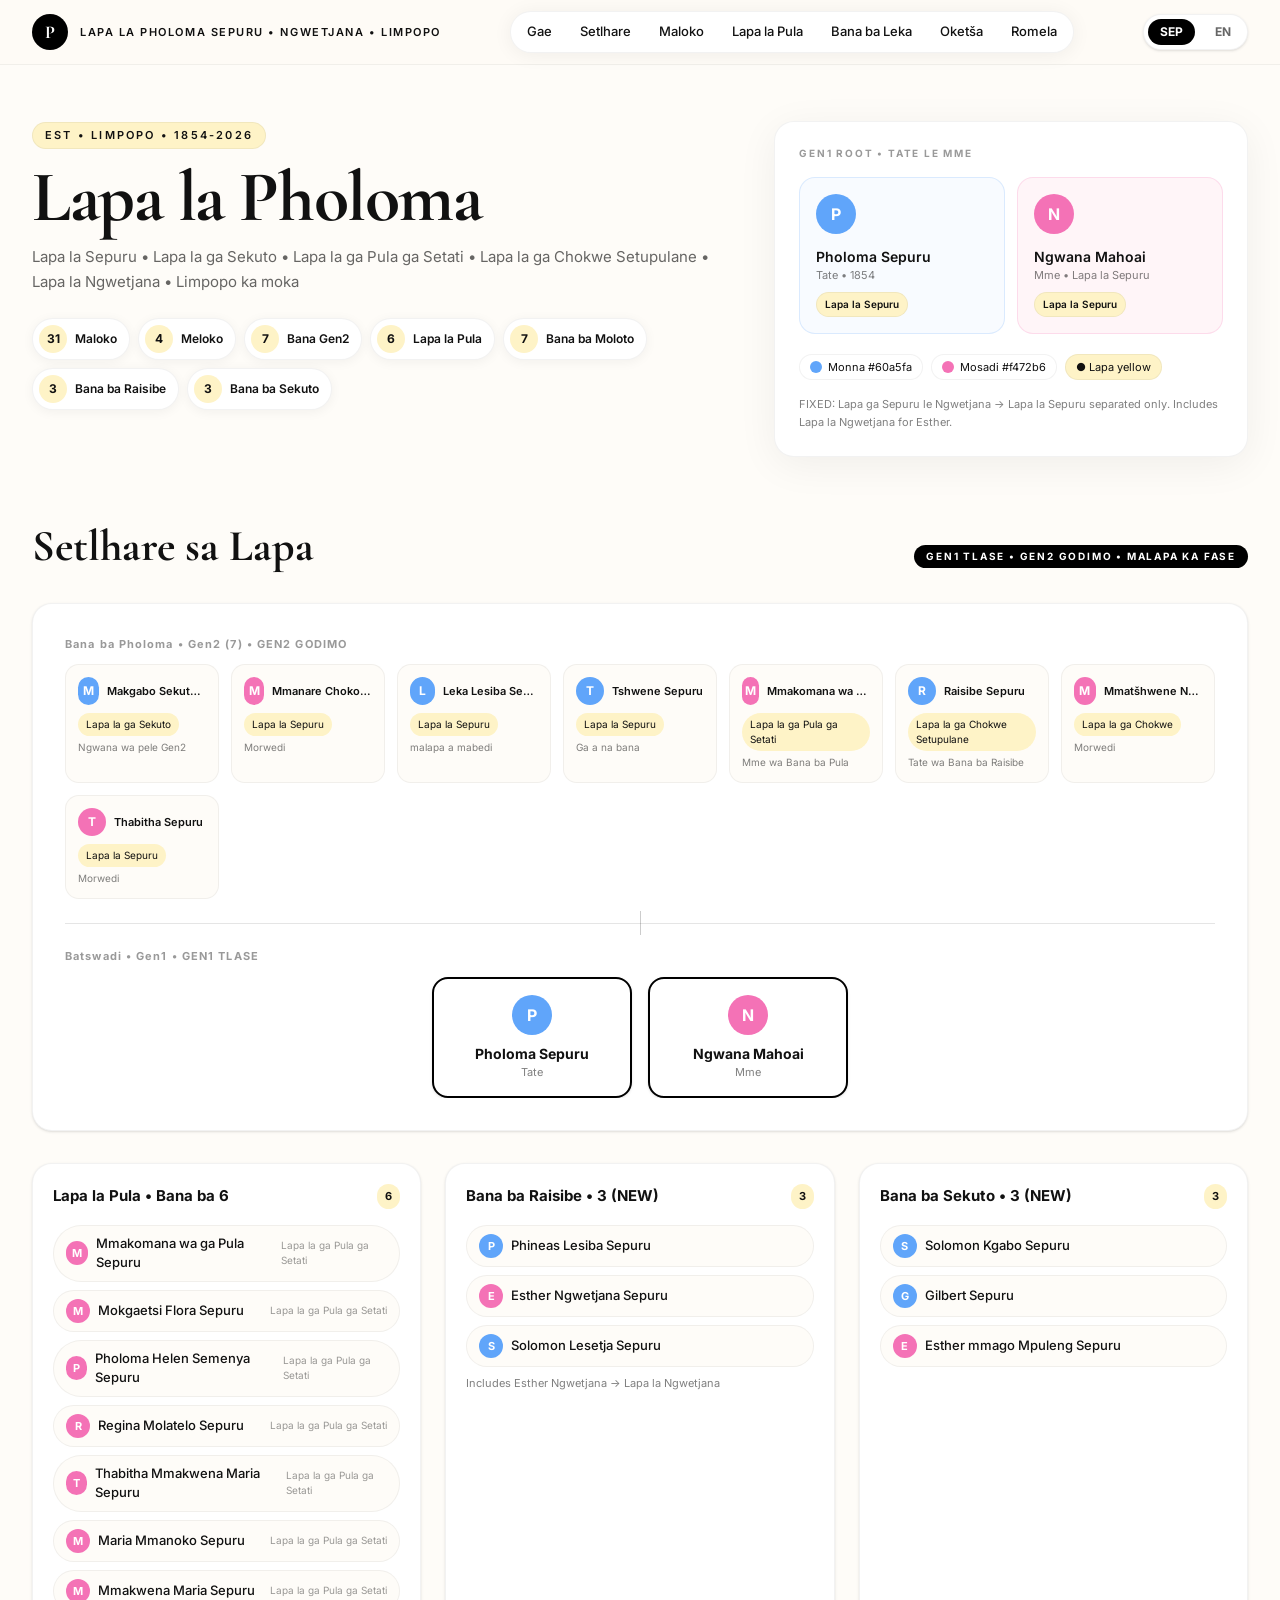
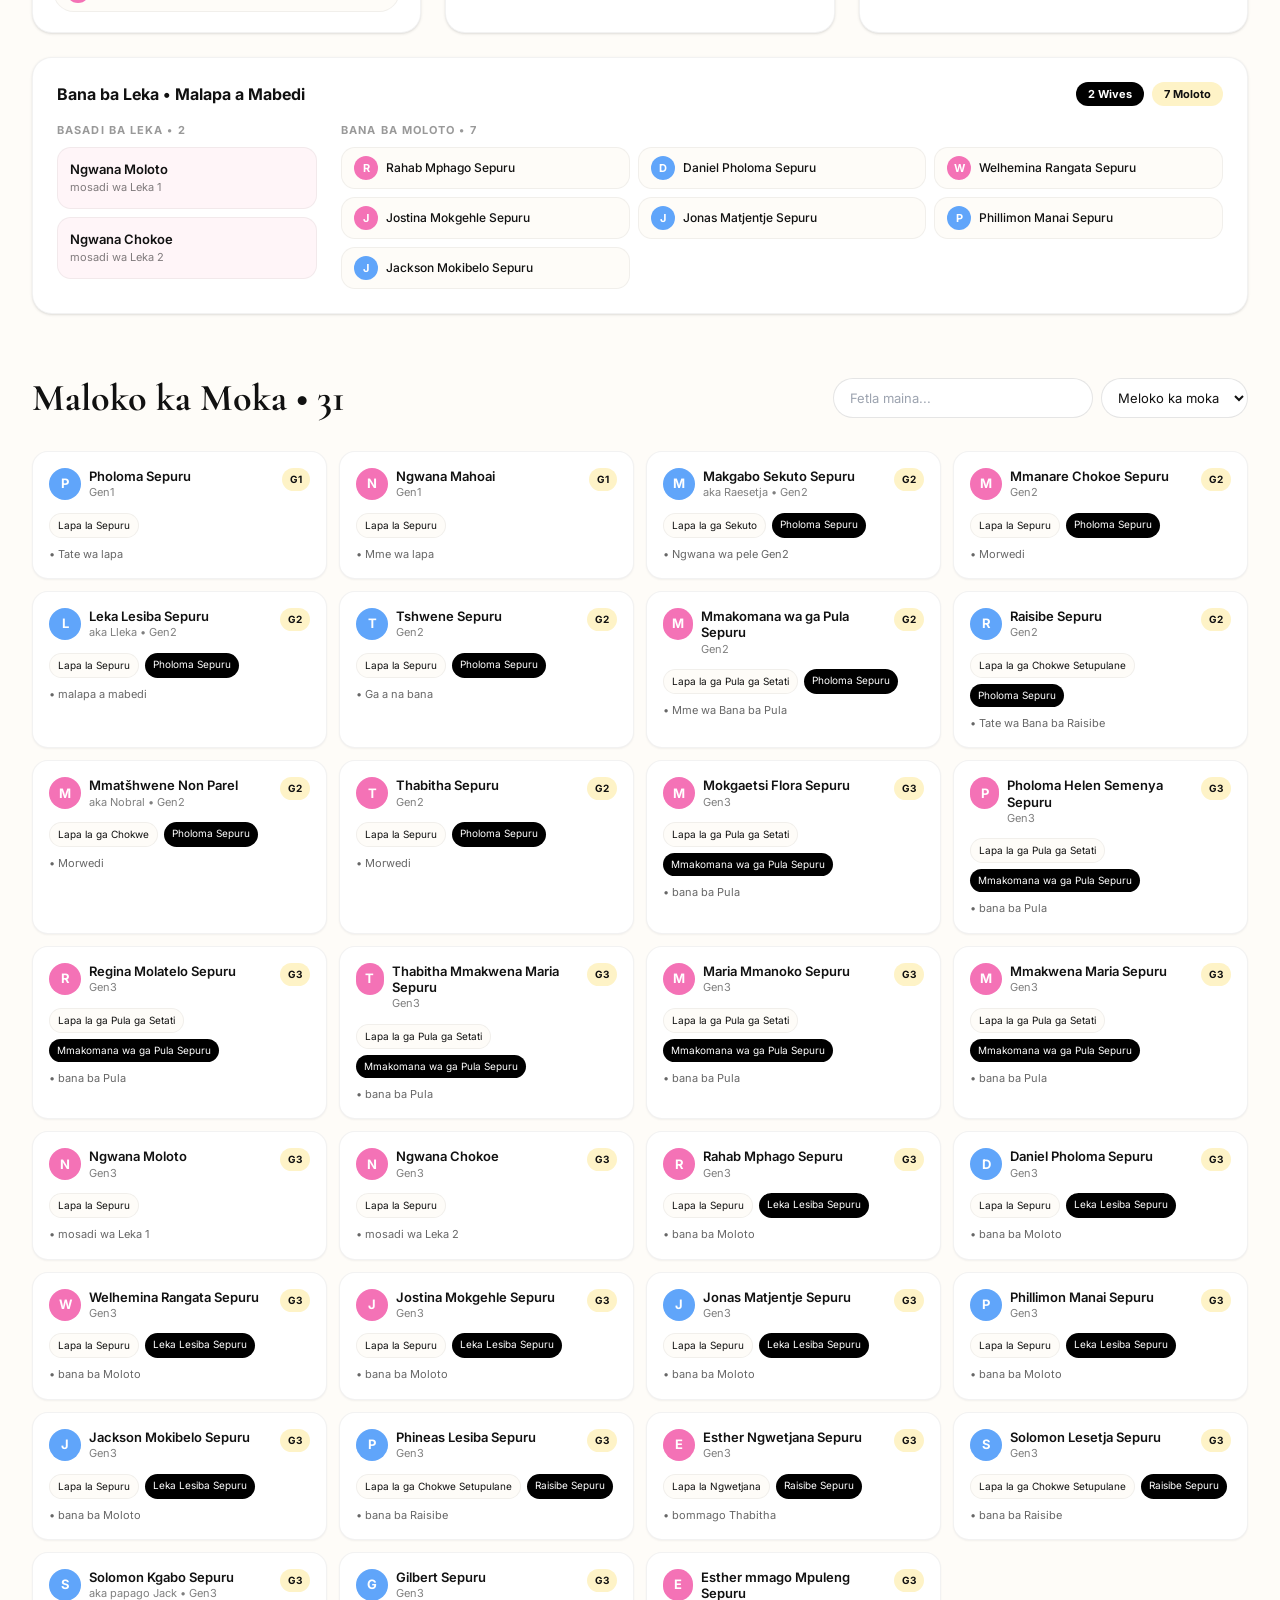
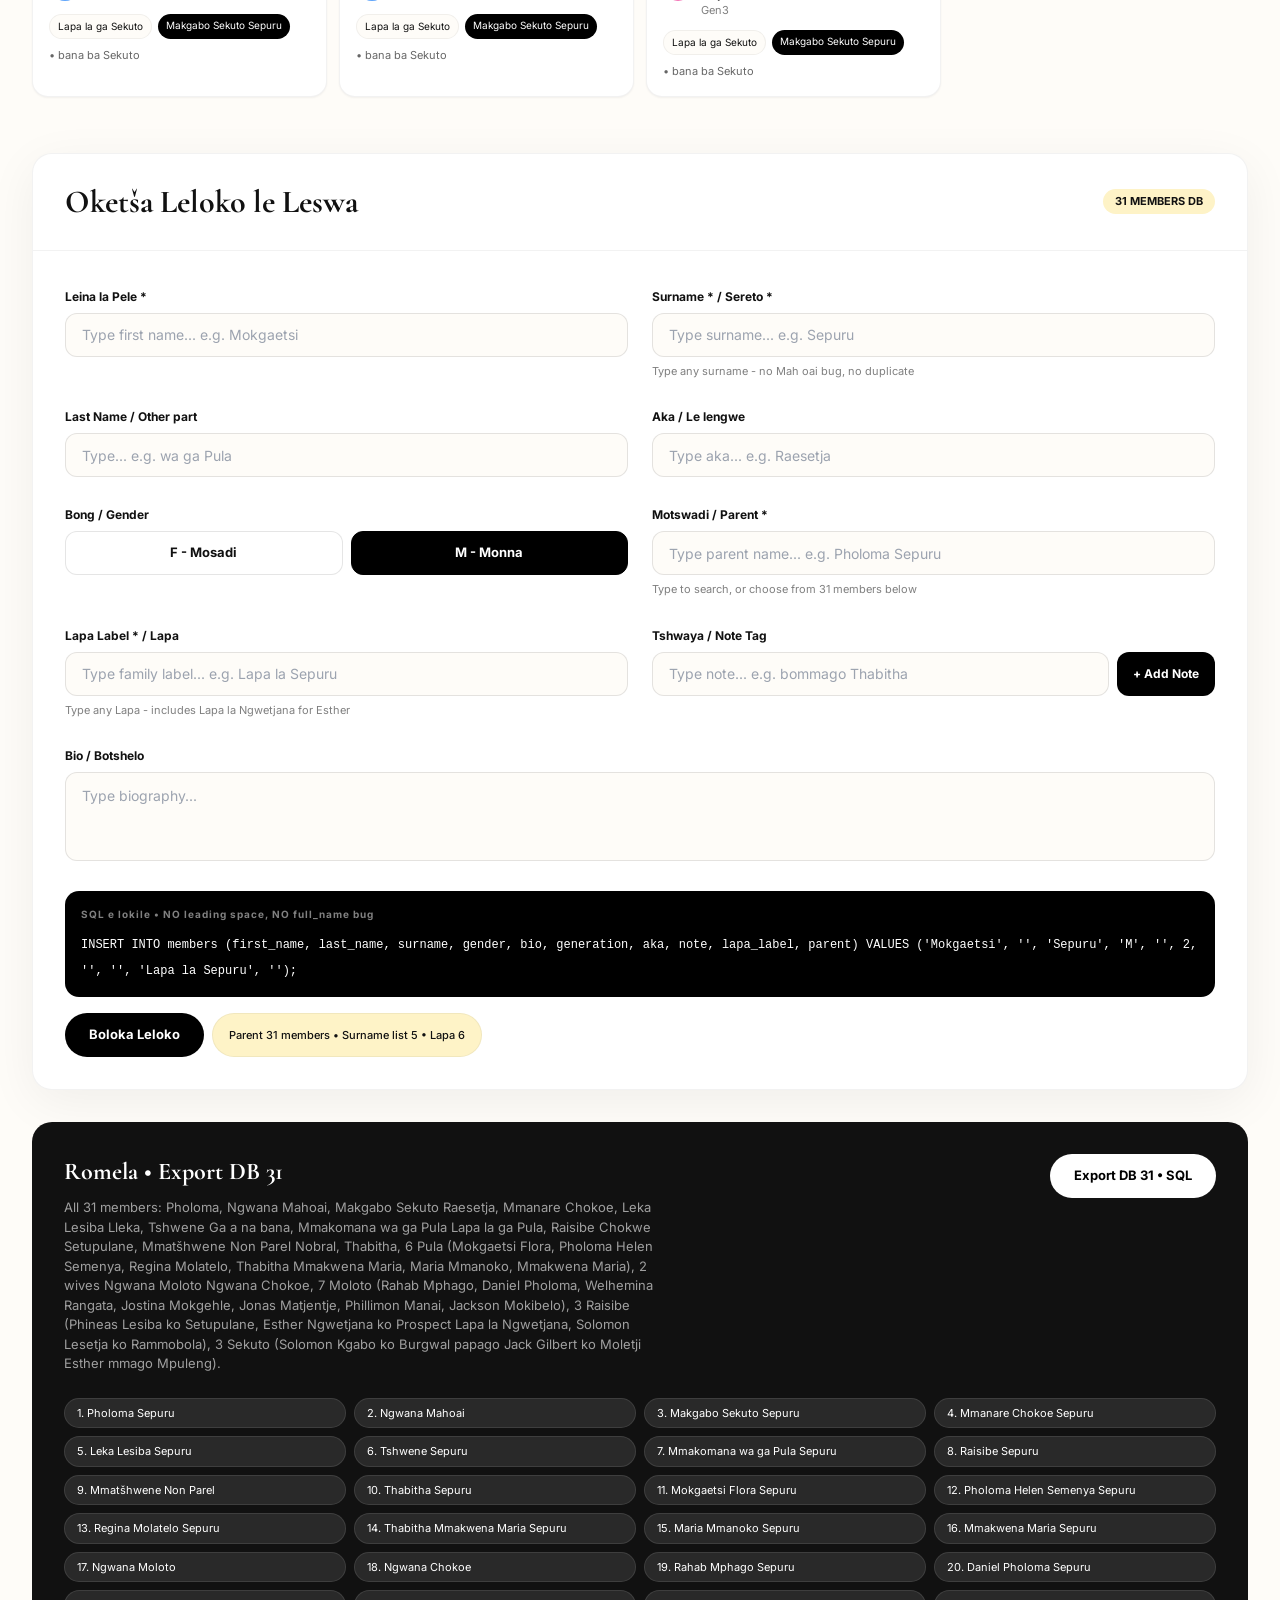
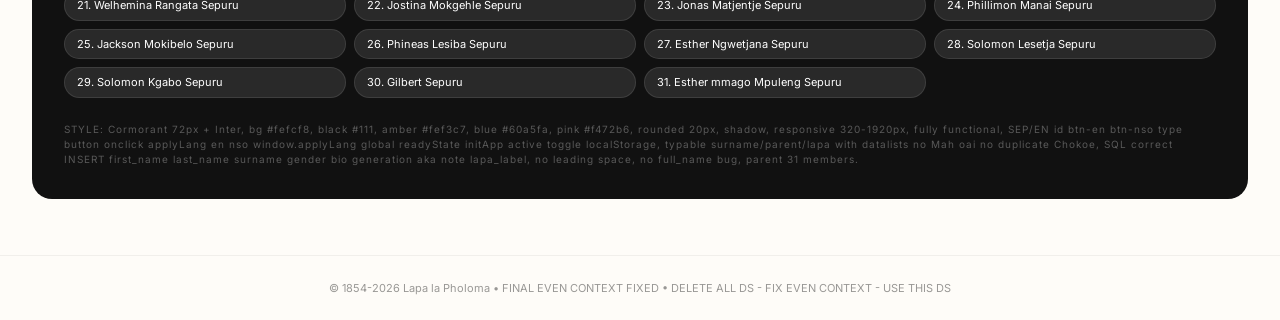
<file: Final-Even-Context-Fixed.html>
<!DOCTYPE html>
<html lang="en">
<head>
  <meta charset="UTF-8">
  <meta name="viewport" content="width=device-width, initial-scale=1">
  <title>React Artifact</title>
  <style>*,:after,:before{--tw-border-spacing-x:0;--tw-border-spacing-y:0;--tw-translate-x:0;--tw-translate-y:0;--tw-rotate:0;--tw-skew-x:0;--tw-skew-y:0;--tw-scale-x:1;--tw-scale-y:1;--tw-pan-x: ;--tw-pan-y: ;--tw-pinch-zoom: ;--tw-scroll-snap-strictness:proximity;--tw-gradient-from-position: ;--tw-gradient-via-position: ;--tw-gradient-to-position: ;--tw-ordinal: ;--tw-slashed-zero: ;--tw-numeric-figure: ;--tw-numeric-spacing: ;--tw-numeric-fraction: ;--tw-ring-inset: ;--tw-ring-offset-width:0px;--tw-ring-offset-color:#fff;--tw-ring-color:rgba(59,130,246,.5);--tw-ring-offset-shadow:0 0 #0000;--tw-ring-shadow:0 0 #0000;--tw-shadow:0 0 #0000;--tw-shadow-colored:0 0 #0000;--tw-blur: ;--tw-brightness: ;--tw-contrast: ;--tw-grayscale: ;--tw-hue-rotate: ;--tw-invert: ;--tw-saturate: ;--tw-sepia: ;--tw-drop-shadow: ;--tw-backdrop-blur: ;--tw-backdrop-brightness: ;--tw-backdrop-contrast: ;--tw-backdrop-grayscale: ;--tw-backdrop-hue-rotate: ;--tw-backdrop-invert: ;--tw-backdrop-opacity: ;--tw-backdrop-saturate: ;--tw-backdrop-sepia: ;--tw-contain-size: ;--tw-contain-layout: ;--tw-contain-paint: ;--tw-contain-style: }::backdrop{--tw-border-spacing-x:0;--tw-border-spacing-y:0;--tw-translate-x:0;--tw-translate-y:0;--tw-rotate:0;--tw-skew-x:0;--tw-skew-y:0;--tw-scale-x:1;--tw-scale-y:1;--tw-pan-x: ;--tw-pan-y: ;--tw-pinch-zoom: ;--tw-scroll-snap-strictness:proximity;--tw-gradient-from-position: ;--tw-gradient-via-position: ;--tw-gradient-to-position: ;--tw-ordinal: ;--tw-slashed-zero: ;--tw-numeric-figure: ;--tw-numeric-spacing: ;--tw-numeric-fraction: ;--tw-ring-inset: ;--tw-ring-offset-width:0px;--tw-ring-offset-color:#fff;--tw-ring-color:rgba(59,130,246,.5);--tw-ring-offset-shadow:0 0 #0000;--tw-ring-shadow:0 0 #0000;--tw-shadow:0 0 #0000;--tw-shadow-colored:0 0 #0000;--tw-blur: ;--tw-brightness: ;--tw-contrast: ;--tw-grayscale: ;--tw-hue-rotate: ;--tw-invert: ;--tw-saturate: ;--tw-sepia: ;--tw-drop-shadow: ;--tw-backdrop-blur: ;--tw-backdrop-brightness: ;--tw-backdrop-contrast: ;--tw-backdrop-grayscale: ;--tw-backdrop-hue-rotate: ;--tw-backdrop-invert: ;--tw-backdrop-opacity: ;--tw-backdrop-saturate: ;--tw-backdrop-sepia: ;--tw-contain-size: ;--tw-contain-layout: ;--tw-contain-paint: ;--tw-contain-style: }/*! tailwindcss v3.4.18 | MIT License | https://tailwindcss.com*/*,:after,:before{box-sizing:border-box;border:0 solid #e5e7eb}:after,:before{--tw-content:""}:host,html{line-height:1.5;-webkit-text-size-adjust:100%;-moz-tab-size:4;-o-tab-size:4;tab-size:4;font-family:ui-sans-serif,system-ui,sans-serif,Apple Color Emoji,Segoe UI Emoji,Segoe UI Symbol,Noto Color Emoji;font-feature-settings:normal;font-variation-settings:normal;-webkit-tap-highlight-color:transparent}body{line-height:inherit}hr{height:0;color:inherit;border-top-width:1px}abbr:where([title]){-webkit-text-decoration:underline dotted;text-decoration:underline dotted}h1,h2,h3,h4,h5,h6{font-size:inherit;font-weight:inherit}a{color:inherit;text-decoration:inherit}b,strong{font-weight:bolder}code,kbd,pre,samp{font-family:ui-monospace,SFMono-Regular,Menlo,Monaco,Consolas,Liberation Mono,Courier New,monospace;font-feature-settings:normal;font-variation-settings:normal;font-size:1em}small{font-size:80%}sub,sup{font-size:75%;line-height:0;position:relative;vertical-align:baseline}sub{bottom:-.25em}sup{top:-.5em}table{text-indent:0;border-color:inherit;border-collapse:collapse}button,input,optgroup,select,textarea{font-family:inherit;font-feature-settings:inherit;font-variation-settings:inherit;font-size:100%;font-weight:inherit;line-height:inherit;letter-spacing:inherit;color:inherit;margin:0;padding:0}button,select{text-transform:none}button,input:where([type=button]),input:where([type=reset]),input:where([type=submit]){-webkit-appearance:button;background-color:transparent;background-image:none}:-moz-focusring{outline:auto}:-moz-ui-invalid{box-shadow:none}progress{vertical-align:baseline}::-webkit-inner-spin-button,::-webkit-outer-spin-button{height:auto}[type=search]{-webkit-appearance:textfield;outline-offset:-2px}::-webkit-search-decoration{-webkit-appearance:none}::-webkit-file-upload-button{-webkit-appearance:button;font:inherit}summary{display:list-item}blockquote,dd,dl,figure,h1,h2,h3,h4,h5,h6,hr,p,pre{margin:0}fieldset{margin:0}fieldset,legend{padding:0}menu,ol,ul{list-style:none;margin:0;padding:0}dialog{padding:0}textarea{resize:vertical}input::-moz-placeholder,textarea::-moz-placeholder{opacity:1;color:#9ca3af}input::placeholder,textarea::placeholder{opacity:1;color:#9ca3af}[role=button],button{cursor:pointer}:disabled{cursor:default}audio,canvas,embed,iframe,img,object,svg,video{display:block;vertical-align:middle}img,video{max-width:100%;height:auto}[hidden]:where(:not([hidden=until-found])){display:none}.absolute{position:absolute}.relative{position:relative}.sticky{position:sticky}.-top-3{top:-.75rem}.left-1\/2{left:50%}.top-0{top:0}.z-50{z-index:50}.mx-auto{margin-left:auto;margin-right:auto}.my-6{margin-top:1.5rem;margin-bottom:1.5rem}.mb-1{margin-bottom:.25rem}.mb-2{margin-bottom:.5rem}.mb-3{margin-bottom:.75rem}.ml-1{margin-left:.25rem}.ml-auto{margin-left:auto}.mt-1{margin-top:.25rem}.mt-1\.5{margin-top:.375rem}.mt-2{margin-top:.5rem}.mt-3{margin-top:.75rem}.mt-4{margin-top:1rem}.mt-5{margin-top:1.25rem}.mt-6{margin-top:1.5rem}.mt-8{margin-top:2rem}.inline-block{display:inline-block}.flex{display:flex}.inline-flex{display:inline-flex}.grid{display:grid}.hidden{display:none}.h-10{height:2.5rem}.h-11{height:2.75rem}.h-3{height:.75rem}.h-6{height:1.5rem}.h-7{height:1.75rem}.h-8{height:2rem}.h-9{height:2.25rem}.h-\[64px\]{height:64px}.h-px{height:1px}.max-h-\[180px\]{max-height:180px}.min-h-screen{min-height:100vh}.w-10{width:2.5rem}.w-3{width:.75rem}.w-6{width:1.5rem}.w-7{width:1.75rem}.w-8{width:2rem}.w-9{width:2.25rem}.w-\[200px\]{width:200px}.w-full{width:100%}.w-px{width:1px}.min-w-\[200px\]{min-width:200px}.min-w-\[900px\]{min-width:900px}.max-w-\[1440px\]{max-width:1440px}.max-w-\[600px\]{max-width:600px}.max-w-\[680px\]{max-width:680px}.max-w-full{max-width:100%}.flex-1{flex:1 1 0%}.resize-none{resize:none}.grid-cols-1{grid-template-columns:repeat(1,minmax(0,1fr))}.grid-cols-2{grid-template-columns:repeat(2,minmax(0,1fr))}.grid-cols-7{grid-template-columns:repeat(7,minmax(0,1fr))}.flex-wrap{flex-wrap:wrap}.place-items-center{place-items:center}.items-start{align-items:flex-start}.items-center{align-items:center}.items-baseline{align-items:baseline}.justify-center{justify-content:center}.justify-between{justify-content:space-between}.gap-1{gap:.25rem}.gap-1\.5{gap:.375rem}.gap-2{gap:.5rem}.gap-3{gap:.75rem}.gap-4{gap:1rem}.gap-6{gap:1.5rem}.gap-8{gap:2rem}.space-y-2>:not([hidden])~:not([hidden]){--tw-space-y-reverse:0;margin-top:calc(.5rem*(1 - var(--tw-space-y-reverse)));margin-bottom:calc(.5rem*var(--tw-space-y-reverse))}.overflow-auto{overflow:auto}.overflow-hidden{overflow:hidden}.overflow-x-auto{overflow-x:auto}.truncate{overflow:hidden;text-overflow:ellipsis}.truncate,.whitespace-nowrap{white-space:nowrap}.break-all{word-break:break-all}.rounded{border-radius:.25rem}.rounded-\[12px\]{border-radius:12px}.rounded-\[14px\]{border-radius:14px}.rounded-\[16px\]{border-radius:16px}.rounded-\[20px\]{border-radius:20px}.rounded-full{border-radius:9999px}.border{border-width:1px}.border-2{border-width:2px}.border-b{border-bottom-width:1px}.border-t{border-top-width:1px}.border-\[\#60a5fa\]\/20{border-color:rgba(96,165,250,.2)}.border-\[\#f472b6\]\/20{border-color:rgba(244,114,182,.2)}.border-black{--tw-border-opacity:1;border-color:rgb(0 0 0/var(--tw-border-opacity,1))}.border-black\/10{border-color:rgba(0,0,0,.1)}.border-black\/5{border-color:rgba(0,0,0,.05)}.border-white\/10{border-color:hsla(0,0%,100%,.1)}.\!bg-black{--tw-bg-opacity:1!important;background-color:rgb(0 0 0/var(--tw-bg-opacity,1))!important}.bg-\[\#111\]{--tw-bg-opacity:1;background-color:rgb(17 17 17/var(--tw-bg-opacity,1))}.bg-\[\#60a5fa\]{--tw-bg-opacity:1;background-color:rgb(96 165 250/var(--tw-bg-opacity,1))}.bg-\[\#f472b6\]{--tw-bg-opacity:1;background-color:rgb(244 114 182/var(--tw-bg-opacity,1))}.bg-\[\#f8fbff\]{--tw-bg-opacity:1;background-color:rgb(248 251 255/var(--tw-bg-opacity,1))}.bg-\[\#fef3c7\]{--tw-bg-opacity:1;background-color:rgb(254 243 199/var(--tw-bg-opacity,1))}.bg-\[\#fefcf8\]{--tw-bg-opacity:1;background-color:rgb(254 252 248/var(--tw-bg-opacity,1))}.bg-\[\#fefcf8\]\/90{background-color:hsla(40,75%,98%,.9)}.bg-\[\#fff5f8\]{--tw-bg-opacity:1;background-color:rgb(255 245 248/var(--tw-bg-opacity,1))}.bg-black{--tw-bg-opacity:1;background-color:rgb(0 0 0/var(--tw-bg-opacity,1))}.bg-black\/10{background-color:rgba(0,0,0,.1)}.bg-black\/20{background-color:rgba(0,0,0,.2)}.bg-white{--tw-bg-opacity:1;background-color:rgb(255 255 255/var(--tw-bg-opacity,1))}.bg-white\/10{background-color:hsla(0,0%,100%,.1)}.p-1{padding:.25rem}.p-2{padding:.5rem}.p-3{padding:.75rem}.p-4{padding:1rem}.p-5{padding:1.25rem}.p-6{padding:1.5rem}.px-2{padding-left:.5rem;padding-right:.5rem}.px-2\.5{padding-left:.625rem;padding-right:.625rem}.px-3{padding-left:.75rem;padding-right:.75rem}.px-4{padding-left:1rem;padding-right:1rem}.px-6{padding-left:1.5rem;padding-right:1.5rem}.py-1{padding-top:.25rem;padding-bottom:.25rem}.py-1\.5{padding-top:.375rem;padding-bottom:.375rem}.py-2{padding-top:.5rem;padding-bottom:.5rem}.py-3{padding-top:.75rem;padding-bottom:.75rem}.py-6{padding-top:1.5rem;padding-bottom:1.5rem}.pb-14{padding-bottom:3.5rem}.pb-3{padding-bottom:.75rem}.pb-6{padding-bottom:1.5rem}.pl-1\.5{padding-left:.375rem}.pr-3{padding-right:.75rem}.pt-14{padding-top:3.5rem}.pt-2{padding-top:.5rem}.pt-8{padding-top:2rem}.text-left{text-align:left}.text-center{text-align:center}.text-\[10px\]{font-size:10px}.text-\[11px\]{font-size:11px}.text-\[12px\]{font-size:12px}.text-\[13px\]{font-size:13px}.text-\[14px\]{font-size:14px}.text-\[15px\]{font-size:15px}.text-\[16px\]{font-size:16px}.text-\[18px\]{font-size:18px}.text-\[24px\]{font-size:24px}.text-\[26px\]{font-size:26px}.text-\[30px\]{font-size:30px}.text-\[32px\]{font-size:32px}.text-\[48px\]{font-size:48px}.font-bold{font-weight:700}.font-medium{font-weight:500}.font-semibold{font-weight:600}.leading-\[0\.9\]{line-height:.9}.leading-relaxed{line-height:1.625}.leading-tight{line-height:1.25}.tracking-\[-0\.02em\]{letter-spacing:-.02em}.tracking-\[0\.12em\]{letter-spacing:.12em}.tracking-\[0\.14em\]{letter-spacing:.14em}.tracking-\[0\.18em\]{letter-spacing:.18em}.tracking-\[0\.2em\]{letter-spacing:.2em}.tracking-widest{letter-spacing:.1em}.\!text-white{--tw-text-opacity:1!important;color:rgb(255 255 255/var(--tw-text-opacity,1))!important}.text-\[\#111\]{--tw-text-opacity:1;color:rgb(17 17 17/var(--tw-text-opacity,1))}.text-black{--tw-text-opacity:1;color:rgb(0 0 0/var(--tw-text-opacity,1))}.text-black\/40{color:rgba(0,0,0,.4)}.text-black\/50{color:rgba(0,0,0,.5)}.text-black\/60{color:rgba(0,0,0,.6)}.text-white{--tw-text-opacity:1;color:rgb(255 255 255/var(--tw-text-opacity,1))}.text-white\/30{color:hsla(0,0%,100%,.3)}.text-white\/50{color:hsla(0,0%,100%,.5)}.text-white\/60{color:hsla(0,0%,100%,.6)}.shadow{--tw-shadow:0 1px 3px 0 rgba(0,0,0,.1),0 1px 2px -1px rgba(0,0,0,.1);--tw-shadow-colored:0 1px 3px 0 var(--tw-shadow-color),0 1px 2px -1px var(--tw-shadow-color)}.shadow,.shadow-\[0_12px_50px_rgba\(0\2c 0\2c 0\2c 0\.06\)\]{box-shadow:var(--tw-ring-offset-shadow,0 0 #0000),var(--tw-ring-shadow,0 0 #0000),var(--tw-shadow)}.shadow-\[0_12px_50px_rgba\(0\2c 0\2c 0\2c 0\.06\)\]{--tw-shadow:0 12px 50px rgba(0,0,0,.06);--tw-shadow-colored:0 12px 50px var(--tw-shadow-color)}.shadow-\[0_2px_12px_rgba\(0\2c 0\2c 0\2c 0\.05\)\]{--tw-shadow:0 2px 12px rgba(0,0,0,.05);--tw-shadow-colored:0 2px 12px var(--tw-shadow-color);box-shadow:var(--tw-ring-offset-shadow,0 0 #0000),var(--tw-ring-shadow,0 0 #0000),var(--tw-shadow)}.shadow-\[0_2px_20px_rgba\(0\2c 0\2c 0\2c 0\.06\)\]{--tw-shadow:0 2px 20px rgba(0,0,0,.06);--tw-shadow-colored:0 2px 20px var(--tw-shadow-color);box-shadow:var(--tw-ring-offset-shadow,0 0 #0000),var(--tw-ring-shadow,0 0 #0000),var(--tw-shadow)}.shadow-\[0_8px_40px_rgba\(0\2c 0\2c 0\2c 0\.06\)\]{--tw-shadow:0 8px 40px rgba(0,0,0,.06);--tw-shadow-colored:0 8px 40px var(--tw-shadow-color)}.shadow-\[0_8px_40px_rgba\(0\2c 0\2c 0\2c 0\.06\)\],.shadow-sm{box-shadow:var(--tw-ring-offset-shadow,0 0 #0000),var(--tw-ring-shadow,0 0 #0000),var(--tw-shadow)}.shadow-sm{--tw-shadow:0 1px 2px 0 rgba(0,0,0,.05);--tw-shadow-colored:0 1px 2px 0 var(--tw-shadow-color)}.filter{filter:var(--tw-blur) var(--tw-brightness) var(--tw-contrast) var(--tw-grayscale) var(--tw-hue-rotate) var(--tw-invert) var(--tw-saturate) var(--tw-sepia) var(--tw-drop-shadow)}.backdrop-blur-xl{--tw-backdrop-blur:blur(24px);backdrop-filter:var(--tw-backdrop-blur) var(--tw-backdrop-brightness) var(--tw-backdrop-contrast) var(--tw-backdrop-grayscale) var(--tw-backdrop-hue-rotate) var(--tw-backdrop-invert) var(--tw-backdrop-opacity) var(--tw-backdrop-saturate) var(--tw-backdrop-sepia)}.transition{transition-property:color,background-color,border-color,text-decoration-color,fill,stroke,opacity,box-shadow,transform,filter,backdrop-filter;transition-timing-function:cubic-bezier(.4,0,.2,1);transition-duration:.15s}.transition-colors{transition-property:color,background-color,border-color,text-decoration-color,fill,stroke;transition-timing-function:cubic-bezier(.4,0,.2,1);transition-duration:.15s}#root,body,html{min-height:100%}body{margin:0;font-family:Inter,ui-sans-serif,system-ui,-apple-system,BlinkMacSystemFont,Segoe UI,sans-serif}[role=button]:not([aria-disabled=true]),button:not(:disabled),label[for],select:not(:disabled),summary{cursor:pointer}.selection\:bg-\[\#fef3c7\] ::-moz-selection{--tw-bg-opacity:1;background-color:rgb(254 243 199/var(--tw-bg-opacity,1))}.selection\:bg-\[\#fef3c7\] ::selection{--tw-bg-opacity:1;background-color:rgb(254 243 199/var(--tw-bg-opacity,1))}.selection\:bg-\[\#fef3c7\]::-moz-selection{--tw-bg-opacity:1;background-color:rgb(254 243 199/var(--tw-bg-opacity,1))}.selection\:bg-\[\#fef3c7\]::selection{--tw-bg-opacity:1;background-color:rgb(254 243 199/var(--tw-bg-opacity,1))}.hover\:bg-black:hover{--tw-bg-opacity:1;background-color:rgb(0 0 0/var(--tw-bg-opacity,1))}.hover\:bg-black\/5:hover{background-color:rgba(0,0,0,.05)}.hover\:text-white:hover{--tw-text-opacity:1;color:rgb(255 255 255/var(--tw-text-opacity,1))}.hover\:shadow:hover{--tw-shadow:0 1px 3px 0 rgba(0,0,0,.1),0 1px 2px -1px rgba(0,0,0,.1);--tw-shadow-colored:0 1px 3px 0 var(--tw-shadow-color),0 1px 2px -1px var(--tw-shadow-color)}.hover\:shadow-md:hover,.hover\:shadow:hover{box-shadow:var(--tw-ring-offset-shadow,0 0 #0000),var(--tw-ring-shadow,0 0 #0000),var(--tw-shadow)}.hover\:shadow-md:hover{--tw-shadow:0 4px 6px -1px rgba(0,0,0,.1),0 2px 4px -2px rgba(0,0,0,.1);--tw-shadow-colored:0 4px 6px -1px var(--tw-shadow-color),0 2px 4px -2px var(--tw-shadow-color)}.focus\:outline-none:focus{outline:2px solid transparent;outline-offset:2px}.focus\:ring-2:focus{--tw-ring-offset-shadow:var(--tw-ring-inset) 0 0 0 var(--tw-ring-offset-width) var(--tw-ring-offset-color);--tw-ring-shadow:var(--tw-ring-inset) 0 0 0 calc(2px + var(--tw-ring-offset-width)) var(--tw-ring-color);box-shadow:var(--tw-ring-offset-shadow),var(--tw-ring-shadow),var(--tw-shadow,0 0 #0000)}.focus\:ring-black\/10:focus{--tw-ring-color:rgba(0,0,0,.1)}@media (min-width:640px){.sm\:grid-cols-2{grid-template-columns:repeat(2,minmax(0,1fr))}}@media (min-width:768px){.md\:col-span-2{grid-column:span 2/span 2}.md\:block{display:block}.md\:hidden{display:none}.md\:w-\[260px\]{width:260px}.md\:grid-cols-2{grid-template-columns:repeat(2,minmax(0,1fr))}.md\:grid-cols-4{grid-template-columns:repeat(4,minmax(0,1fr))}.md\:grid-cols-\[260px_1fr\]{grid-template-columns:260px 1fr}.md\:p-6{padding:1.5rem}.md\:p-8{padding:2rem}.md\:px-8{padding-left:2rem;padding-right:2rem}.md\:pt-14{padding-top:3.5rem}.md\:text-\[15px\]{font-size:15px}.md\:text-\[32px\]{font-size:32px}.md\:text-\[38px\]{font-size:38px}.md\:text-\[44px\]{font-size:44px}.md\:text-\[72px\]{font-size:72px}}@media (min-width:1024px){.lg\:flex{display:flex}.lg\:hidden{display:none}.lg\:grid-cols-3{grid-template-columns:repeat(3,minmax(0,1fr))}.lg\:grid-cols-\[1\.2fr_0\.8fr\]{grid-template-columns:1.2fr .8fr}}@media (min-width:1280px){.xl\:grid-cols-4{grid-template-columns:repeat(4,minmax(0,1fr))}}</style>
</head>
<body>
  <div id="root"></div>
  
  <script type="module">var hf=Object.create;var{getPrototypeOf:vf,defineProperty:Vl,getOwnPropertyNames:yf}=Object;var mf=Object.prototype.hasOwnProperty;var Cn=(e,n,t)=>{t=e!=null?hf(vf(e)):{};let r=n||!e||!e.__esModule?Vl(t,"default",{value:e,enumerable:!0}):t;for(let l of yf(e))if(!mf.call(r,l))Vl(r,l,{get:()=>e[l],enumerable:!0});return r};var hr=(e,n)=>()=>(n||e((n={exports:{}}).exports,n),n.exports);var gf=(e,n)=>{for(var t in n)Vl(e,t,{get:n[t],enumerable:!0,configurable:!0,set:(r)=>n[t]=()=>r})};var wf=(e,n)=>()=>(e&&(n=e(e=0)),n);var gt=hr((If)=>{var mt=Symbol.for("react.element"),kf=Symbol.for("react.portal"),Sf=Symbol.for("react.fragment"),Ef=Symbol.for("react.strict_mode"),Cf=Symbol.for("react.profiler"),_f=Symbol.for("react.provider"),Pf=Symbol.for("react.context"),Nf=Symbol.for("react.forward_ref"),zf=Symbol.for("react.suspense"),Tf=Symbol.for("react.memo"),Lf=Symbol.for("react.lazy"),vu=Symbol.iterator;function Rf(e){if(e===null||typeof e!=="object")return null;return e=vu&&e[vu]||e["@@iterator"],typeof e==="function"?e:null}var gu={isMounted:function(){return!1},enqueueForceUpdate:function(){},enqueueReplaceState:function(){},enqueueSetState:function(){}},wu=Object.assign,ku={};function $n(e,n,t){this.props=e,this.context=n,this.refs=ku,this.updater=t||gu}$n.prototype.isReactComponent={};$n.prototype.setState=function(e,n){if(typeof e!=="object"&&typeof e!=="function"&&e!=null)throw Error("setState(...): takes an object of state variables to update or a function which returns an object of state variables.");this.updater.enqueueSetState(this,e,n,"setState")};$n.prototype.forceUpdate=function(e){this.updater.enqueueForceUpdate(this,e,"forceUpdate")};function Su(){}Su.prototype=$n.prototype;function $l(e,n,t){this.props=e,this.context=n,this.refs=ku,this.updater=t||gu}var Hl=$l.prototype=new Su;Hl.constructor=$l;wu(Hl,$n.prototype);Hl.isPureReactComponent=!0;var yu=Array.isArray,Eu=Object.prototype.hasOwnProperty,Ql={current:null},Cu={key:!0,ref:!0,__self:!0,__source:!0};function _u(e,n,t){var r,l={},o=null,i=null;if(n!=null)for(r in n.ref!==void 0&&(i=n.ref),n.key!==void 0&&(o=""+n.key),n)Eu.call(n,r)&&!Cu.hasOwnProperty(r)&&(l[r]=n[r]);var u=arguments.length-2;if(u===1)l.children=t;else if(1<u){for(var s=Array(u),f=0;f<u;f++)s[f]=arguments[f+2];l.children=s}if(e&&e.defaultProps)for(r in u=e.defaultProps,u)l[r]===void 0&&(l[r]=u[r]);return{$$typeof:mt,type:e,key:o,ref:i,props:l,_owner:Ql.current}}function Df(e,n){return{$$typeof:mt,type:e.type,key:n,ref:e.ref,props:e.props,_owner:e._owner}}function Al(e){return typeof e==="object"&&e!==null&&e.$$typeof===mt}function Ff(e){var n={"=":"=0",":":"=2"};return"$"+e.replace(/[=:]/g,function(t){return n[t]})}var mu=/\/+/g;function Wl(e,n){return typeof e==="object"&&e!==null&&e.key!=null?Ff(""+e.key):n.toString(36)}function yr(e,n,t,r,l){var o=typeof e;if(o==="undefined"||o==="boolean")e=null;var i=!1;if(e===null)i=!0;else switch(o){case"string":case"number":i=!0;break;case"object":switch(e.$$typeof){case mt:case kf:i=!0}}if(i)return i=e,l=l(i),e=r===""?"."+Wl(i,0):r,yu(l)?(t="",e!=null&&(t=e.replace(mu,"$&/")+"/"),yr(l,n,t,"",function(f){return f})):l!=null&&(Al(l)&&(l=Df(l,t+(!l.key||i&&i.key===l.key?"":(""+l.key).replace(mu,"$&/")+"/")+e)),n.push(l)),1;if(i=0,r=r===""?".":r+":",yu(e))for(var u=0;u<e.length;u++){o=e[u];var s=r+Wl(o,u);i+=yr(o,n,t,s,l)}else if(s=Rf(e),typeof s==="function")for(e=s.call(e),u=0;!(o=e.next()).done;)o=o.value,s=r+Wl(o,u++),i+=yr(o,n,t,s,l);else if(o==="object")throw n=String(e),Error("Objects are not valid as a React child (found: "+(n==="[object Object]"?"object with keys {"+Object.keys(e).join(", ")+"}":n)+"). If you meant to render a collection of children, use an array instead.");return i}function vr(e,n,t){if(e==null)return e;var r=[],l=0;return yr(e,r,"","",function(o){return n.call(t,o,l++)}),r}function Of(e){if(e._status===-1){var n=e._result;n=n(),n.then(function(t){if(e._status===0||e._status===-1)e._status=1,e._result=t},function(t){if(e._status===0||e._status===-1)e._status=2,e._result=t}),e._status===-1&&(e._status=0,e._result=n)}if(e._status===1)return e._result.default;throw e._result}var ie={current:null},mr={transition:null},xf={ReactCurrentDispatcher:ie,ReactCurrentBatchConfig:mr,ReactCurrentOwner:Ql};function Pu(){throw Error("act(...) is not supported in production builds of React.")}If.Children={map:vr,forEach:function(e,n,t){vr(e,function(){n.apply(this,arguments)},t)},count:function(e){var n=0;return vr(e,function(){n++}),n},toArray:function(e){return vr(e,function(n){return n})||[]},only:function(e){if(!Al(e))throw Error("React.Children.only expected to receive a single React element child.");return e}};If.Component=$n;If.Fragment=Sf;If.Profiler=Cf;If.PureComponent=$l;If.StrictMode=Ef;If.Suspense=zf;If.__SECRET_INTERNALS_DO_NOT_USE_OR_YOU_WILL_BE_FIRED=xf;If.act=Pu;If.cloneElement=function(e,n,t){if(e===null||e===void 0)throw Error("React.cloneElement(...): The argument must be a React element, but you passed "+e+".");var r=wu({},e.props),l=e.key,o=e.ref,i=e._owner;if(n!=null){if(n.ref!==void 0&&(o=n.ref,i=Ql.current),n.key!==void 0&&(l=""+n.key),e.type&&e.type.defaultProps)var u=e.type.defaultProps;for(s in n)Eu.call(n,s)&&!Cu.hasOwnProperty(s)&&(r[s]=n[s]===void 0&&u!==void 0?u[s]:n[s])}var s=arguments.length-2;if(s===1)r.children=t;else if(1<s){u=Array(s);for(var f=0;f<s;f++)u[f]=arguments[f+2];r.children=u}return{$$typeof:mt,type:e.type,key:l,ref:o,props:r,_owner:i}};If.createContext=function(e){return e={$$typeof:Pf,_currentValue:e,_currentValue2:e,_threadCount:0,Provider:null,Consumer:null,_defaultValue:null,_globalName:null},e.Provider={$$typeof:_f,_context:e},e.Consumer=e};If.createElement=_u;If.createFactory=function(e){var n=_u.bind(null,e);return n.type=e,n};If.createRef=function(){return{current:null}};If.forwardRef=function(e){return{$$typeof:Nf,render:e}};If.isValidElement=Al;If.lazy=function(e){return{$$typeof:Lf,_payload:{_status:-1,_result:e},_init:Of}};If.memo=function(e,n){return{$$typeof:Tf,type:e,compare:n===void 0?null:n}};If.startTransition=function(e){var n=mr.transition;mr.transition={};try{e()}finally{mr.transition=n}};If.unstable_act=Pu;If.useCallback=function(e,n){return ie.current.useCallback(e,n)};If.useContext=function(e){return ie.current.useContext(e)};If.useDebugValue=function(){};If.useDeferredValue=function(e){return ie.current.useDeferredValue(e)};If.useEffect=function(e,n){return ie.current.useEffect(e,n)};If.useId=function(){return ie.current.useId()};If.useImperativeHandle=function(e,n,t){return ie.current.useImperativeHandle(e,n,t)};If.useInsertionEffect=function(e,n){return ie.current.useInsertionEffect(e,n)};If.useLayoutEffect=function(e,n){return ie.current.useLayoutEffect(e,n)};If.useMemo=function(e,n){return ie.current.useMemo(e,n)};If.useReducer=function(e,n,t){return ie.current.useReducer(e,n,t)};If.useRef=function(e){return ie.current.useRef(e)};If.useState=function(e){return ie.current.useState(e)};If.useSyncExternalStore=function(e,n,t){return ie.current.useSyncExternalStore(e,n,t)};If.useTransition=function(){return ie.current.useTransition()};If.version="18.3.1"});var Fu=hr((wd)=>{function Kl(e,n){var t=e.length;e.push(n);e:for(;0<t;){var r=t-1>>>1,l=e[r];if(0<gr(l,n))e[r]=n,e[t]=l,t=r;else break e}}function Le(e){return e.length===0?null:e[0]}function Er(e){if(e.length===0)return null;var n=e[0],t=e.pop();if(t!==n){e[0]=t;e:for(var r=0,l=e.length,o=l>>>1;r<o;){var i=2*(r+1)-1,u=e[i],s=i+1,f=e[s];if(0>gr(u,t))s<l&&0>gr(f,u)?(e[r]=f,e[s]=t,r=s):(e[r]=u,e[i]=t,r=i);else if(s<l&&0>gr(f,t))e[r]=f,e[s]=t,r=s;else break e}}return n}function gr(e,n){var t=e.sortIndex-n.sortIndex;return t!==0?t:e.id-n.id}if(typeof performance==="object"&&typeof performance.now==="function")Yl=performance,wd.unstable_now=function(){return Yl.now()};else wr=Date,Xl=wr.now(),wd.unstable_now=function(){return wr.now()-Xl};var Yl,wr,Xl,Ve=[],nn=[],gd=1,Se=null,ne=3,Cr=!1,_n=!1,kt=!1,zu=typeof setTimeout==="function"?setTimeout:null,Tu=typeof clearTimeout==="function"?clearTimeout:null,Nu=typeof setImmediate<"u"?setImmediate:null;typeof navigator<"u"&&navigator.scheduling!==void 0&&navigator.scheduling.isInputPending!==void 0&&navigator.scheduling.isInputPending.bind(navigator.scheduling);function Zl(e){for(var n=Le(nn);n!==null;){if(n.callback===null)Er(nn);else if(n.startTime<=e)Er(nn),n.sortIndex=n.expirationTime,Kl(Ve,n);else break;n=Le(nn)}}function Jl(e){if(kt=!1,Zl(e),!_n)if(Le(Ve)!==null)_n=!0,jl(ql);else{var n=Le(nn);n!==null&&bl(Jl,n.startTime-e)}}function ql(e,n){_n=!1,kt&&(kt=!1,Tu(St),St=-1),Cr=!0;var t=ne;try{Zl(n);for(Se=Le(Ve);Se!==null&&(!(Se.expirationTime>n)||e&&!Du());){var r=Se.callback;if(typeof r==="function"){Se.callback=null,ne=Se.priorityLevel;var l=r(Se.expirationTime<=n);n=wd.unstable_now(),typeof l==="function"?Se.callback=l:Se===Le(Ve)&&Er(Ve),Zl(n)}else Er(Ve);Se=Le(Ve)}if(Se!==null)var o=!0;else{var i=Le(nn);i!==null&&bl(Jl,i.startTime-n),o=!1}return o}finally{Se=null,ne=t,Cr=!1}}var _r=!1,kr=null,St=-1,Lu=5,Ru=-1;function Du(){return wd.unstable_now()-Ru<Lu?!1:!0}function Bl(){if(kr!==null){var e=wd.unstable_now();Ru=e;var n=!0;try{n=kr(!0,e)}finally{n?wt():(_r=!1,kr=null)}}else _r=!1}var wt;if(typeof Nu==="function")wt=function(){Nu(Bl)};else if(typeof MessageChannel<"u")Sr=new MessageChannel,Gl=Sr.port2,Sr.port1.onmessage=Bl,wt=function(){Gl.postMessage(null)};else wt=function(){zu(Bl,0)};var Sr,Gl;function jl(e){kr=e,_r||(_r=!0,wt())}function bl(e,n){St=zu(function(){e(wd.unstable_now())},n)}wd.unstable_IdlePriority=5;wd.unstable_ImmediatePriority=1;wd.unstable_LowPriority=4;wd.unstable_NormalPriority=3;wd.unstable_Profiling=null;wd.unstable_UserBlockingPriority=2;wd.unstable_cancelCallback=function(e){e.callback=null};wd.unstable_continueExecution=function(){_n||Cr||(_n=!0,jl(ql))};wd.unstable_forceFrameRate=function(e){0>e||125<e?console.error("forceFrameRate takes a positive int between 0 and 125, forcing frame rates higher than 125 fps is not supported"):Lu=0<e?Math.floor(1000/e):5};wd.unstable_getCurrentPriorityLevel=function(){return ne};wd.unstable_getFirstCallbackNode=function(){return Le(Ve)};wd.unstable_next=function(e){switch(ne){case 1:case 2:case 3:var n=3;break;default:n=ne}var t=ne;ne=n;try{return e()}finally{ne=t}};wd.unstable_pauseExecution=function(){};wd.unstable_requestPaint=function(){};wd.unstable_runWithPriority=function(e,n){switch(e){case 1:case 2:case 3:case 4:case 5:break;default:e=3}var t=ne;ne=e;try{return n()}finally{ne=t}};wd.unstable_scheduleCallback=function(e,n,t){var r=wd.unstable_now();switch(typeof t==="object"&&t!==null?(t=t.delay,t=typeof t==="number"&&0<t?r+t:r):t=r,e){case 1:var l=-1;break;case 2:l=250;break;case 5:l=1073741823;break;case 4:l=1e4;break;default:l=5000}return l=t+l,e={id:gd++,callback:n,priorityLevel:e,startTime:t,expirationTime:l,sortIndex:-1},t>r?(e.sortIndex=t,Kl(nn,e),Le(Ve)===null&&e===Le(nn)&&(kt?(Tu(St),St=-1):kt=!0,bl(Jl,t-r))):(e.sortIndex=l,Kl(Ve,e),_n||Cr||(_n=!0,jl(ql))),e};wd.unstable_shouldYield=Du;wd.unstable_wrapCallback=function(e){var n=ne;return function(){var t=ne;ne=n;try{return e.apply(this,arguments)}finally{ne=t}}}});var iu={};gf(iu,{version:()=>Yc,unstable_renderSubtreeIntoContainer:()=>Kc,unstable_batchedUpdates:()=>Bc,unmountComponentAtNode:()=>Ac,render:()=>Qc,hydrateRoot:()=>Hc,hydrate:()=>$c,flushSync:()=>Wc,findDOMNode:()=>Vc,createRoot:()=>Uc,createPortal:()=>Mc,__SECRET_INTERNALS_DO_NOT_USE_OR_YOU_WILL_BE_FIRED:()=>Ic});function w(e){for(var n="https://reactjs.org/docs/error-decoder.html?invariant="+e,t=1;t<arguments.length;t++)n+="&args[]="+encodeURIComponent(arguments[t]);return"Minified React error #"+e+"; visit "+n+" for the full message or use the non-minified dev environment for full errors and additional helpful warnings."}function Vn(e,n){st(e,n),st(e+"Capture",n)}function st(e,n){Yt[e]=n;for(e=0;e<n.length;e++)Vs.add(n[e])}function Wd(e){if(Eo.call(xu,e))return!0;if(Eo.call(Ou,e))return!1;if(Vd.test(e))return xu[e]=!0;return Ou[e]=!0,!1}function $d(e,n,t,r){if(t!==null&&t.type===0)return!1;switch(typeof n){case"function":case"symbol":return!0;case"boolean":if(r)return!1;if(t!==null)return!t.acceptsBooleans;return e=e.toLowerCase().slice(0,5),e!=="data-"&&e!=="aria-";default:return!1}}function Hd(e,n,t,r){if(n===null||typeof n>"u"||$d(e,n,t,r))return!0;if(r)return!1;if(t!==null)switch(t.type){case 3:return!n;case 4:return n===!1;case 5:return isNaN(n);case 6:return isNaN(n)||1>n}return!1}function ae(e,n,t,r,l,o,i){this.acceptsBooleans=n===2||n===3||n===4,this.attributeName=r,this.attributeNamespace=l,this.mustUseProperty=t,this.propertyName=e,this.type=n,this.sanitizeURL=o,this.removeEmptyString=i}function mi(e){return e[1].toUpperCase()}function gi(e,n,t,r){var l=ee.hasOwnProperty(n)?ee[n]:null;if(l!==null?l.type!==0:r||!(2<n.length)||n[0]!=="o"&&n[0]!=="O"||n[1]!=="n"&&n[1]!=="N")Hd(n,t,l,r)&&(t=null),r||l===null?Wd(n)&&(t===null?e.removeAttribute(n):e.setAttribute(n,""+t)):l.mustUseProperty?e[l.propertyName]=t===null?l.type===3?!1:"":t:(n=l.attributeName,r=l.attributeNamespace,t===null?e.removeAttribute(n):(l=l.type,t=l===3||l===4&&t===!0?"":""+t,r?e.setAttributeNS(r,n,t):e.setAttribute(n,t)))}function Et(e){if(e===null||typeof e!=="object")return null;return e=Iu&&e[Iu]||e["@@iterator"],typeof e==="function"?e:null}function Lt(e){if(eo===void 0)try{throw Error()}catch(t){var n=t.stack.trim().match(/\n( *(at )?)/);eo=n&&n[1]||""}return`
`+eo+e}function to(e,n){if(!e||no)return"";no=!0;var t=Error.prepareStackTrace;Error.prepareStackTrace=void 0;try{if(n)if(n=function(){throw Error()},Object.defineProperty(n.prototype,"props",{set:function(){throw Error()}}),typeof Reflect==="object"&&Reflect.construct){try{Reflect.construct(n,[])}catch(f){var r=f}Reflect.construct(e,[],n)}else{try{n.call()}catch(f){r=f}e.call(n.prototype)}else{try{throw Error()}catch(f){r=f}e()}}catch(f){if(f&&r&&typeof f.stack==="string"){for(var l=f.stack.split(`
`),o=r.stack.split(`
`),i=l.length-1,u=o.length-1;1<=i&&0<=u&&l[i]!==o[u];)u--;for(;1<=i&&0<=u;i--,u--)if(l[i]!==o[u]){if(i!==1||u!==1)do if(i--,u--,0>u||l[i]!==o[u]){var s=`
`+l[i].replace(" at new "," at ");return e.displayName&&s.includes("<anonymous>")&&(s=s.replace("<anonymous>",e.displayName)),s}while(1<=i&&0<=u);break}}}finally{no=!1,Error.prepareStackTrace=t}return(e=e?e.displayName||e.name:"")?Lt(e):""}function Qd(e){switch(e.tag){case 5:return Lt(e.type);case 16:return Lt("Lazy");case 13:return Lt("Suspense");case 19:return Lt("SuspenseList");case 0:case 2:case 15:return e=to(e.type,!1),e;case 11:return e=to(e.type.render,!1),e;case 1:return e=to(e.type,!0),e;default:return""}}function No(e){if(e==null)return null;if(typeof e==="function")return e.displayName||e.name||null;if(typeof e==="string")return e;switch(e){case Kn:return"Fragment";case Bn:return"Portal";case Co:return"Profiler";case wi:return"StrictMode";case _o:return"Suspense";case Po:return"SuspenseList"}if(typeof e==="object")switch(e.$$typeof){case $s:return(e.displayName||"Context")+".Consumer";case Ws:return(e._context.displayName||"Context")+".Provider";case ki:var n=e.render;return e=e.displayName,e||(e=n.displayName||n.name||"",e=e!==""?"ForwardRef("+e+")":"ForwardRef"),e;case Si:return n=e.displayName||null,n!==null?n:No(e.type)||"Memo";case rn:n=e._payload,e=e._init;try{return No(e(n))}catch(t){}}return null}function Ad(e){var n=e.type;switch(e.tag){case 24:return"Cache";case 9:return(n.displayName||"Context")+".Consumer";case 10:return(n._context.displayName||"Context")+".Provider";case 18:return"DehydratedFragment";case 11:return e=n.render,e=e.displayName||e.name||"",n.displayName||(e!==""?"ForwardRef("+e+")":"ForwardRef");case 7:return"Fragment";case 5:return n;case 4:return"Portal";case 3:return"Root";case 6:return"Text";case 16:return No(n);case 8:return n===wi?"StrictMode":"Mode";case 22:return"Offscreen";case 12:return"Profiler";case 21:return"Scope";case 13:return"Suspense";case 19:return"SuspenseList";case 25:return"TracingMarker";case 1:case 0:case 17:case 2:case 14:case 15:if(typeof n==="function")return n.displayName||n.name||null;if(typeof n==="string")return n}return null}function gn(e){switch(typeof e){case"boolean":case"number":case"string":case"undefined":return e;case"object":return e;default:return""}}function Qs(e){var n=e.type;return(e=e.nodeName)&&e.toLowerCase()==="input"&&(n==="checkbox"||n==="radio")}function Bd(e){var n=Qs(e)?"checked":"value",t=Object.getOwnPropertyDescriptor(e.constructor.prototype,n),r=""+e[n];if(!e.hasOwnProperty(n)&&typeof t<"u"&&typeof t.get==="function"&&typeof t.set==="function"){var{get:l,set:o}=t;return Object.defineProperty(e,n,{configurable:!0,get:function(){return l.call(this)},set:function(i){r=""+i,o.call(this,i)}}),Object.defineProperty(e,n,{enumerable:t.enumerable}),{getValue:function(){return r},setValue:function(i){r=""+i},stopTracking:function(){e._valueTracker=null,delete e[n]}}}}function Nr(e){e._valueTracker||(e._valueTracker=Bd(e))}function As(e){if(!e)return!1;var n=e._valueTracker;if(!n)return!0;var t=n.getValue(),r="";return e&&(r=Qs(e)?e.checked?"true":"false":e.value),e=r,e!==t?(n.setValue(e),!0):!1}function qr(e){if(e=e||(typeof document<"u"?document:void 0),typeof e>"u")return null;try{return e.activeElement||e.body}catch(n){return e.body}}function zo(e,n){var t=n.checked;return Q({},n,{defaultChecked:void 0,defaultValue:void 0,value:void 0,checked:t!=null?t:e._wrapperState.initialChecked})}function Mu(e,n){var t=n.defaultValue==null?"":n.defaultValue,r=n.checked!=null?n.checked:n.defaultChecked;t=gn(n.value!=null?n.value:t),e._wrapperState={initialChecked:r,initialValue:t,controlled:n.type==="checkbox"||n.type==="radio"?n.checked!=null:n.value!=null}}function Bs(e,n){n=n.checked,n!=null&&gi(e,"checked",n,!1)}function To(e,n){Bs(e,n);var t=gn(n.value),r=n.type;if(t!=null)if(r==="number"){if(t===0&&e.value===""||e.value!=t)e.value=""+t}else e.value!==""+t&&(e.value=""+t);else if(r==="submit"||r==="reset"){e.removeAttribute("value");return}n.hasOwnProperty("value")?Lo(e,n.type,t):n.hasOwnProperty("defaultValue")&&Lo(e,n.type,gn(n.defaultValue)),n.checked==null&&n.defaultChecked!=null&&(e.defaultChecked=!!n.defaultChecked)}function Uu(e,n,t){if(n.hasOwnProperty("value")||n.hasOwnProperty("defaultValue")){var r=n.type;if(!(r!=="submit"&&r!=="reset"||n.value!==void 0&&n.value!==null))return;n=""+e._wrapperState.initialValue,t||n===e.value||(e.value=n),e.defaultValue=n}t=e.name,t!==""&&(e.name=""),e.defaultChecked=!!e._wrapperState.initialChecked,t!==""&&(e.name=t)}function Lo(e,n,t){if(n!=="number"||qr(e.ownerDocument)!==e)t==null?e.defaultValue=""+e._wrapperState.initialValue:e.defaultValue!==""+t&&(e.defaultValue=""+t)}function tt(e,n,t,r){if(e=e.options,n){n={};for(var l=0;l<t.length;l++)n["$"+t[l]]=!0;for(t=0;t<e.length;t++)l=n.hasOwnProperty("$"+e[t].value),e[t].selected!==l&&(e[t].selected=l),l&&r&&(e[t].defaultSelected=!0)}else{t=""+gn(t),n=null;for(l=0;l<e.length;l++){if(e[l].value===t){e[l].selected=!0,r&&(e[l].defaultSelected=!0);return}n!==null||e[l].disabled||(n=e[l])}n!==null&&(n.selected=!0)}}function Ro(e,n){if(n.dangerouslySetInnerHTML!=null)throw Error(w(91));return Q({},n,{value:void 0,defaultValue:void 0,children:""+e._wrapperState.initialValue})}function Vu(e,n){var t=n.value;if(t==null){if(t=n.children,n=n.defaultValue,t!=null){if(n!=null)throw Error(w(92));if(Rt(t)){if(1<t.length)throw Error(w(93));t=t[0]}n=t}n==null&&(n=""),t=n}e._wrapperState={initialValue:gn(t)}}function Ks(e,n){var t=gn(n.value),r=gn(n.defaultValue);t!=null&&(t=""+t,t!==e.value&&(e.value=t),n.defaultValue==null&&e.defaultValue!==t&&(e.defaultValue=t)),r!=null&&(e.defaultValue=""+r)}function Wu(e){var n=e.textContent;n===e._wrapperState.initialValue&&n!==""&&n!==null&&(e.value=n)}function Ys(e){switch(e){case"svg":return"http://www.w3.org/2000/svg";case"math":return"http://www.w3.org/1998/Math/MathML";default:return"http://www.w3.org/1999/xhtml"}}function Do(e,n){return e==null||e==="http://www.w3.org/1999/xhtml"?Ys(n):e==="http://www.w3.org/2000/svg"&&n==="foreignObject"?"http://www.w3.org/1999/xhtml":e}function Xt(e,n){if(n){var t=e.firstChild;if(t&&t===e.lastChild&&t.nodeType===3){t.nodeValue=n;return}}e.textContent=n}function Zs(e,n,t){return n==null||typeof n==="boolean"||n===""?"":t||typeof n!=="number"||n===0||Ut.hasOwnProperty(e)&&Ut[e]?(""+n).trim():n+"px"}function Gs(e,n){e=e.style;for(var t in n)if(n.hasOwnProperty(t)){var r=t.indexOf("--")===0,l=Zs(t,n[t],r);t==="float"&&(t="cssFloat"),r?e.setProperty(t,l):e[t]=l}}function Fo(e,n){if(n){if(Yd[e]&&(n.children!=null||n.dangerouslySetInnerHTML!=null))throw Error(w(137,e));if(n.dangerouslySetInnerHTML!=null){if(n.children!=null)throw Error(w(60));if(typeof n.dangerouslySetInnerHTML!=="object"||!("__html"in n.dangerouslySetInnerHTML))throw Error(w(61))}if(n.style!=null&&typeof n.style!=="object")throw Error(w(62))}}function Oo(e,n){if(e.indexOf("-")===-1)return typeof n.is==="string";switch(e){case"annotation-xml":case"color-profile":case"font-face":case"font-face-src":case"font-face-uri":case"font-face-format":case"font-face-name":case"missing-glyph":return!1;default:return!0}}function Ei(e){return e=e.target||e.srcElement||window,e.correspondingUseElement&&(e=e.correspondingUseElement),e.nodeType===3?e.parentNode:e}function $u(e){if(e=fr(e)){if(typeof Io!=="function")throw Error(w(280));var n=e.stateNode;n&&(n=Pl(n),Io(e.stateNode,e.type,n))}}function Js(e){rt?lt?lt.push(e):lt=[e]:rt=e}function qs(){if(rt){var e=rt,n=lt;if(lt=rt=null,$u(e),n)for(e=0;e<n.length;e++)$u(n[e])}}function js(e,n){return e(n)}function bs(){}function ea(e,n,t){if(ro)return e(n,t);ro=!0;try{return js(e,n,t)}finally{if(ro=!1,rt!==null||lt!==null)bs(),qs()}}function Zt(e,n){var t=e.stateNode;if(t===null)return null;var r=Pl(t);if(r===null)return null;t=r[n];e:switch(n){case"onClick":case"onClickCapture":case"onDoubleClick":case"onDoubleClickCapture":case"onMouseDown":case"onMouseDownCapture":case"onMouseMove":case"onMouseMoveCapture":case"onMouseUp":case"onMouseUpCapture":case"onMouseEnter":(r=!r.disabled)||(e=e.type,r=!(e==="button"||e==="input"||e==="select"||e==="textarea")),e=!r;break e;default:e=!1}if(e)return null;if(t&&typeof t!=="function")throw Error(w(231,n,typeof t));return t}function Xd(e,n,t,r,l,o,i,u,s){var f=Array.prototype.slice.call(arguments,3);try{n.apply(t,f)}catch(y){this.onError(y)}}function Gd(e,n,t,r,l,o,i,u,s){Vt=!1,jr=null,Xd.apply(Zd,arguments)}function Jd(e,n,t,r,l,o,i,u,s){if(Gd.apply(this,arguments),Vt){if(Vt){var f=jr;Vt=!1,jr=null}else throw Error(w(198));br||(br=!0,Uo=f)}}function Wn(e){var n=e,t=e;if(e.alternate)for(;n.return;)n=n.return;else{e=n;do n=e,(n.flags&4098)!==0&&(t=n.return),e=n.return;while(e)}return n.tag===3?t:null}function na(e){if(e.tag===13){var n=e.memoizedState;if(n===null&&(e=e.alternate,e!==null&&(n=e.memoizedState)),n!==null)return n.dehydrated}return null}function Hu(e){if(Wn(e)!==e)throw Error(w(188))}function qd(e){var n=e.alternate;if(!n){if(n=Wn(e),n===null)throw Error(w(188));return n!==e?null:e}for(var t=e,r=n;;){var l=t.return;if(l===null)break;var o=l.alternate;if(o===null){if(r=l.return,r!==null){t=r;continue}break}if(l.child===o.child){for(o=l.child;o;){if(o===t)return Hu(l),e;if(o===r)return Hu(l),n;o=o.sibling}throw Error(w(188))}if(t.return!==r.return)t=l,r=o;else{for(var i=!1,u=l.child;u;){if(u===t){i=!0,t=l,r=o;break}if(u===r){i=!0,r=l,t=o;break}u=u.sibling}if(!i){for(u=o.child;u;){if(u===t){i=!0,t=o,r=l;break}if(u===r){i=!0,r=o,t=l;break}u=u.sibling}if(!i)throw Error(w(189))}}if(t.alternate!==r)throw Error(w(190))}if(t.tag!==3)throw Error(w(188));return t.stateNode.current===t?e:n}function ta(e){return e=qd(e),e!==null?ra(e):null}function ra(e){if(e.tag===5||e.tag===6)return e;for(e=e.child;e!==null;){var n=ra(e);if(n!==null)return n;e=e.sibling}return null}function tp(e){if(Qe&&typeof Qe.onCommitFiberRoot==="function")try{Qe.onCommitFiberRoot(Sl,e,void 0,(e.current.flags&128)===128)}catch(n){}}function op(e){return e>>>=0,e===0?32:31-(rp(e)/lp|0)|0}function Dt(e){switch(e&-e){case 1:return 1;case 2:return 2;case 4:return 4;case 8:return 8;case 16:return 16;case 32:return 32;case 64:case 128:case 256:case 512:case 1024:case 2048:case 4096:case 8192:case 16384:case 32768:case 65536:case 131072:case 262144:case 524288:case 1048576:case 2097152:return e&4194240;case 4194304:case 8388608:case 16777216:case 33554432:case 67108864:return e&130023424;case 134217728:return 134217728;case 268435456:return 268435456;case 536870912:return 536870912;case 1073741824:return 1073741824;default:return e}}function nl(e,n){var t=e.pendingLanes;if(t===0)return 0;var r=0,l=e.suspendedLanes,o=e.pingedLanes,i=t&268435455;if(i!==0){var u=i&~l;u!==0?r=Dt(u):(o&=i,o!==0&&(r=Dt(o)))}else i=t&~l,i!==0?r=Dt(i):o!==0&&(r=Dt(o));if(r===0)return 0;if(n!==0&&n!==r&&(n&l)===0&&(l=r&-r,o=n&-n,l>=o||l===16&&(o&4194240)!==0))return n;if((r&4)!==0&&(r|=t&16),n=e.entangledLanes,n!==0)for(e=e.entanglements,n&=r;0<n;)t=31-xe(n),l=1<<t,r|=e[t],n&=~l;return r}function ip(e,n){switch(e){case 1:case 2:case 4:return n+250;case 8:case 16:case 32:case 64:case 128:case 256:case 512:case 1024:case 2048:case 4096:case 8192:case 16384:case 32768:case 65536:case 131072:case 262144:case 524288:case 1048576:case 2097152:return n+5000;case 4194304:case 8388608:case 16777216:case 33554432:case 67108864:return-1;case 134217728:case 268435456:case 536870912:case 1073741824:return-1;default:return-1}}function up(e,n){for(var{suspendedLanes:t,pingedLanes:r,expirationTimes:l,pendingLanes:o}=e;0<o;){var i=31-xe(o),u=1<<i,s=l[i];if(s===-1){if((u&t)===0||(u&r)!==0)l[i]=ip(u,n)}else s<=n&&(e.expiredLanes|=u);o&=~u}}function Vo(e){return e=e.pendingLanes&-1073741825,e!==0?e:e&1073741824?1073741824:0}function ua(){var e=Tr;return Tr<<=1,(Tr&4194240)===0&&(Tr=64),e}function lo(e){for(var n=[],t=0;31>t;t++)n.push(e);return n}function ar(e,n,t){e.pendingLanes|=n,n!==536870912&&(e.suspendedLanes=0,e.pingedLanes=0),e=e.eventTimes,n=31-xe(n),e[n]=t}function sp(e,n){var t=e.pendingLanes&~n;e.pendingLanes=n,e.suspendedLanes=0,e.pingedLanes=0,e.expiredLanes&=n,e.mutableReadLanes&=n,e.entangledLanes&=n,n=e.entanglements;var r=e.eventTimes;for(e=e.expirationTimes;0<t;){var l=31-xe(t),o=1<<l;n[l]=0,r[l]=-1,e[l]=-1,t&=~o}}function _i(e,n){var t=e.entangledLanes|=n;for(e=e.entanglements;t;){var r=31-xe(t),l=1<<r;l&n|e[r]&n&&(e[r]|=n),t&=~l}}function sa(e){return e&=-e,1<e?4<e?(e&268435455)!==0?16:536870912:4:1}function Au(e,n){switch(e){case"focusin":case"focusout":cn=null;break;case"dragenter":case"dragleave":fn=null;break;case"mouseover":case"mouseout":dn=null;break;case"pointerover":case"pointerout":Gt.delete(n.pointerId);break;case"gotpointercapture":case"lostpointercapture":Jt.delete(n.pointerId)}}function Ct(e,n,t,r,l,o){if(e===null||e.nativeEvent!==o)return e={blockedOn:n,domEventName:t,eventSystemFlags:r,nativeEvent:o,targetContainers:[l]},n!==null&&(n=fr(n),n!==null&&Pi(n)),e;return e.eventSystemFlags|=r,n=e.targetContainers,l!==null&&n.indexOf(l)===-1&&n.push(l),e}function cp(e,n,t,r,l){switch(n){case"focusin":return cn=Ct(cn,e,n,t,r,l),!0;case"dragenter":return fn=Ct(fn,e,n,t,r,l),!0;case"mouseover":return dn=Ct(dn,e,n,t,r,l),!0;case"pointerover":var o=l.pointerId;return Gt.set(o,Ct(Gt.get(o)||null,e,n,t,r,l)),!0;case"gotpointercapture":return o=l.pointerId,Jt.set(o,Ct(Jt.get(o)||null,e,n,t,r,l)),!0}return!1}function pa(e){var n=Tn(e.target);if(n!==null){var t=Wn(n);if(t!==null){if(n=t.tag,n===13){if(n=na(t),n!==null){e.blockedOn=n,da(e.priority,function(){ca(t)});return}}else if(n===3&&t.stateNode.current.memoizedState.isDehydrated){e.blockedOn=t.tag===3?t.stateNode.containerInfo:null;return}}}e.blockedOn=null}function $r(e){if(e.blockedOn!==null)return!1;for(var n=e.targetContainers;0<n.length;){var t=$o(e.domEventName,e.eventSystemFlags,n[0],e.nativeEvent);if(t===null){t=e.nativeEvent;var r=new t.constructor(t.type,t);xo=r,t.target.dispatchEvent(r),xo=null}else return n=fr(t),n!==null&&Pi(n),e.blockedOn=t,!1;n.shift()}return!0}function Bu(e,n,t){$r(e)&&t.delete(n)}function fp(){Wo=!1,cn!==null&&$r(cn)&&(cn=null),fn!==null&&$r(fn)&&(fn=null),dn!==null&&$r(dn)&&(dn=null),Gt.forEach(Bu),Jt.forEach(Bu)}function _t(e,n){e.blockedOn===n&&(e.blockedOn=null,Wo||(Wo=!0,W.unstable_scheduleCallback(W.unstable_NormalPriority,fp)))}function qt(e){function n(l){return _t(l,e)}if(0<Rr.length){_t(Rr[0],e);for(var t=1;t<Rr.length;t++){var r=Rr[t];r.blockedOn===e&&(r.blockedOn=null)}}cn!==null&&_t(cn,e),fn!==null&&_t(fn,e),dn!==null&&_t(dn,e),Gt.forEach(n),Jt.forEach(n);for(t=0;t<on.length;t++)r=on[t],r.blockedOn===e&&(r.blockedOn=null);for(;0<on.length&&(t=on[0],t.blockedOn===null);)pa(t),t.blockedOn===null&&on.shift()}function dp(e,n,t,r){var l=F,o=ot.transition;ot.transition=null;try{F=1,Ni(e,n,t,r)}finally{F=l,ot.transition=o}}function pp(e,n,t,r){var l=F,o=ot.transition;ot.transition=null;try{F=4,Ni(e,n,t,r)}finally{F=l,ot.transition=o}}function Ni(e,n,t,r){if(tl){var l=$o(e,n,t,r);if(l===null)co(e,n,r,rl,t),Au(e,r);else if(cp(l,e,n,t,r))r.stopPropagation();else if(Au(e,r),n&4&&-1<ap.indexOf(e)){for(;l!==null;){var o=fr(l);if(o!==null&&aa(o),o=$o(e,n,t,r),o===null&&co(e,n,r,rl,t),o===l)break;l=o}l!==null&&r.stopPropagation()}else co(e,n,r,null,t)}}function $o(e,n,t,r){if(rl=null,e=Ei(r),e=Tn(e),e!==null)if(n=Wn(e),n===null)e=null;else if(t=n.tag,t===13){if(e=na(n),e!==null)return e;e=null}else if(t===3){if(n.stateNode.current.memoizedState.isDehydrated)return n.tag===3?n.stateNode.containerInfo:null;e=null}else n!==e&&(e=null);return rl=e,null}function ha(e){switch(e){case"cancel":case"click":case"close":case"contextmenu":case"copy":case"cut":case"auxclick":case"dblclick":case"dragend":case"dragstart":case"drop":case"focusin":case"focusout":case"input":case"invalid":case"keydown":case"keypress":case"keyup":case"mousedown":case"mouseup":case"paste":case"pause":case"play":case"pointercancel":case"pointerdown":case"pointerup":case"ratechange":case"reset":case"resize":case"seeked":case"submit":case"touchcancel":case"touchend":case"touchstart":case"volumechange":case"change":case"selectionchange":case"textInput":case"compositionstart":case"compositionend":case"compositionupdate":case"beforeblur":case"afterblur":case"beforeinput":case"blur":case"fullscreenchange":case"focus":case"hashchange":case"popstate":case"select":case"selectstart":return 1;case"drag":case"dragenter":case"dragexit":case"dragleave":case"dragover":case"mousemove":case"mouseout":case"mouseover":case"pointermove":case"pointerout":case"pointerover":case"scroll":case"toggle":case"touchmove":case"wheel":case"mouseenter":case"mouseleave":case"pointerenter":case"pointerleave":return 4;case"message":switch(ep()){case Ci:return 1;case oa:return 4;case el:case np:return 16;case ia:return 536870912;default:return 16}default:return 16}}function va(){if(Hr)return Hr;var e,n=zi,t=n.length,r,l="value"in sn?sn.value:sn.textContent,o=l.length;for(e=0;e<t&&n[e]===l[e];e++);var i=t-e;for(r=1;r<=i&&n[t-r]===l[o-r];r++);return Hr=l.slice(e,1<r?1-r:void 0)}function Qr(e){var n=e.keyCode;return"charCode"in e?(e=e.charCode,e===0&&n===13&&(e=13)):e=n,e===10&&(e=13),32<=e||e===13?e:0}function Dr(){return!0}function Ku(){return!1}function we(e){function n(t,r,l,o,i){this._reactName=t,this._targetInst=l,this.type=r,this.nativeEvent=o,this.target=i,this.currentTarget=null;for(var u in e)e.hasOwnProperty(u)&&(t=e[u],this[u]=t?t(o):o[u]);return this.isDefaultPrevented=(o.defaultPrevented!=null?o.defaultPrevented:o.returnValue===!1)?Dr:Ku,this.isPropagationStopped=Ku,this}return Q(n.prototype,{preventDefault:function(){this.defaultPrevented=!0;var t=this.nativeEvent;t&&(t.preventDefault?t.preventDefault():typeof t.returnValue!=="unknown"&&(t.returnValue=!1),this.isDefaultPrevented=Dr)},stopPropagation:function(){var t=this.nativeEvent;t&&(t.stopPropagation?t.stopPropagation():typeof t.cancelBubble!=="unknown"&&(t.cancelBubble=!0),this.isPropagationStopped=Dr)},persist:function(){},isPersistent:Dr}),n}function Np(e){var n=this.nativeEvent;return n.getModifierState?n.getModifierState(e):(e=Pp[e])?!!n[e]:!1}function Li(){return Np}function ma(e,n){switch(e){case"keyup":return Mp.indexOf(n.keyCode)!==-1;case"keydown":return n.keyCode!==229;case"keypress":case"mousedown":case"focusout":return!0;default:return!1}}function ga(e){return e=e.detail,typeof e==="object"&&"data"in e?e.data:null}function Vp(e,n){switch(e){case"compositionend":return ga(n);case"keypress":if(n.which!==32)return null;return Ju=!0,Gu;case"textInput":return e=n.data,e===Gu&&Ju?null:e;default:return null}}function Wp(e,n){if(Yn)return e==="compositionend"||!Ri&&ma(e,n)?(e=va(),Hr=zi=sn=null,Yn=!1,e):null;switch(e){case"paste":return null;case"keypress":if(!(n.ctrlKey||n.altKey||n.metaKey)||n.ctrlKey&&n.altKey){if(n.char&&1<n.char.length)return n.char;if(n.which)return String.fromCharCode(n.which)}return null;case"compositionend":return ya&&n.locale!=="ko"?null:n.data;default:return null}}function qu(e){var n=e&&e.nodeName&&e.nodeName.toLowerCase();return n==="input"?!!$p[e.type]:n==="textarea"?!0:!1}function wa(e,n,t,r){Js(r),n=ll(n,"onChange"),0<n.length&&(t=new Ti("onChange","change",null,t,r),e.push({event:t,listeners:n}))}function Hp(e){Ra(e,0)}function Cl(e){var n=Gn(e);if(As(n))return e}function Qp(e,n){if(e==="change")return n}function ju(){$t&&($t.detachEvent("onpropertychange",Sa),jt=$t=null)}function Sa(e){if(e.propertyName==="value"&&Cl(jt)){var n=[];wa(n,jt,e,Ei(e)),ea(Hp,n)}}function Ap(e,n,t){e==="focusin"?(ju(),$t=n,jt=t,$t.attachEvent("onpropertychange",Sa)):e==="focusout"&&ju()}function Bp(e){if(e==="selectionchange"||e==="keyup"||e==="keydown")return Cl(jt)}function Kp(e,n){if(e==="click")return Cl(n)}function Yp(e,n){if(e==="input"||e==="change")return Cl(n)}function Xp(e,n){return e===n&&(e!==0||1/e===1/n)||e!==e&&n!==n}function bt(e,n){if(Me(e,n))return!0;if(typeof e!=="object"||e===null||typeof n!=="object"||n===null)return!1;var t=Object.keys(e),r=Object.keys(n);if(t.length!==r.length)return!1;for(r=0;r<t.length;r++){var l=t[r];if(!Eo.call(n,l)||!Me(e[l],n[l]))return!1}return!0}function bu(e){for(;e&&e.firstChild;)e=e.firstChild;return e}function es(e,n){var t=bu(e);e=0;for(var r;t;){if(t.nodeType===3){if(r=e+t.textContent.length,e<=n&&r>=n)return{node:t,offset:n-e};e=r}e:{for(;t;){if(t.nextSibling){t=t.nextSibling;break e}t=t.parentNode}t=void 0}t=bu(t)}}function Ea(e,n){return e&&n?e===n?!0:e&&e.nodeType===3?!1:n&&n.nodeType===3?Ea(e,n.parentNode):("contains"in e)?e.contains(n):e.compareDocumentPosition?!!(e.compareDocumentPosition(n)&16):!1:!1}function Ca(){for(var e=window,n=qr();n instanceof e.HTMLIFrameElement;){try{var t=typeof n.contentWindow.location.href==="string"}catch(r){t=!1}if(t)e=n.contentWindow;else break;n=qr(e.document)}return n}function Di(e){var n=e&&e.nodeName&&e.nodeName.toLowerCase();return n&&(n==="input"&&(e.type==="text"||e.type==="search"||e.type==="tel"||e.type==="url"||e.type==="password")||n==="textarea"||e.contentEditable==="true")}function Zp(e){var n=Ca(),t=e.focusedElem,r=e.selectionRange;if(n!==t&&t&&t.ownerDocument&&Ea(t.ownerDocument.documentElement,t)){if(r!==null&&Di(t)){if(n=r.start,e=r.end,e===void 0&&(e=n),"selectionStart"in t)t.selectionStart=n,t.selectionEnd=Math.min(e,t.value.length);else if(e=(n=t.ownerDocument||document)&&n.defaultView||window,e.getSelection){e=e.getSelection();var l=t.textContent.length,o=Math.min(r.start,l);r=r.end===void 0?o:Math.min(r.end,l),!e.extend&&o>r&&(l=r,r=o,o=l),l=es(t,o);var i=es(t,r);l&&i&&(e.rangeCount!==1||e.anchorNode!==l.node||e.anchorOffset!==l.offset||e.focusNode!==i.node||e.focusOffset!==i.offset)&&(n=n.createRange(),n.setStart(l.node,l.offset),e.removeAllRanges(),o>r?(e.addRange(n),e.extend(i.node,i.offset)):(n.setEnd(i.node,i.offset),e.addRange(n)))}}n=[];for(e=t;e=e.parentNode;)e.nodeType===1&&n.push({element:e,left:e.scrollLeft,top:e.scrollTop});typeof t.focus==="function"&&t.focus();for(t=0;t<n.length;t++)e=n[t],e.element.scrollLeft=e.left,e.element.scrollTop=e.top}}function ns(e,n,t){var r=t.window===t?t.document:t.nodeType===9?t:t.ownerDocument;Qo||Xn==null||Xn!==qr(r)||(r=Xn,("selectionStart"in r)&&Di(r)?r={start:r.selectionStart,end:r.selectionEnd}:(r=(r.ownerDocument&&r.ownerDocument.defaultView||window).getSelection(),r={anchorNode:r.anchorNode,anchorOffset:r.anchorOffset,focusNode:r.focusNode,focusOffset:r.focusOffset}),Ht&&bt(Ht,r)||(Ht=r,r=ll(Ho,"onSelect"),0<r.length&&(n=new Ti("onSelect","select",null,n,t),e.push({event:n,listeners:r}),n.target=Xn)))}function Fr(e,n){var t={};return t[e.toLowerCase()]=n.toLowerCase(),t["Webkit"+e]="webkit"+n,t["Moz"+e]="moz"+n,t}function _l(e){if(so[e])return so[e];if(!Zn[e])return e;var n=Zn[e],t;for(t in n)if(n.hasOwnProperty(t)&&t in _a)return so[e]=n[t];return e}function kn(e,n){La.set(e,n),Vn(n,[e])}function rs(e,n,t){var r=e.type||"unknown-event";e.currentTarget=t,Jd(r,n,void 0,e),e.currentTarget=null}function Ra(e,n){n=(n&4)!==0;for(var t=0;t<e.length;t++){var r=e[t],l=r.event;r=r.listeners;e:{var o=void 0;if(n)for(var i=r.length-1;0<=i;i--){var u=r[i],s=u.instance,f=u.currentTarget;if(u=u.listener,s!==o&&l.isPropagationStopped())break e;rs(l,u,f),o=s}else for(i=0;i<r.length;i++){if(u=r[i],s=u.instance,f=u.currentTarget,u=u.listener,s!==o&&l.isPropagationStopped())break e;rs(l,u,f),o=s}}}if(br)throw e=Uo,br=!1,Uo=null,e}function M(e,n){var t=n[Go];t===void 0&&(t=n[Go]=new Set);var r=e+"__bubble";t.has(r)||(Da(n,e,2,!1),t.add(r))}function ao(e,n,t){var r=0;n&&(r|=4),Da(t,e,r,n)}function er(e){if(!e[Or]){e[Or]=!0,Vs.forEach(function(t){t!=="selectionchange"&&(Jp.has(t)||ao(t,!1,e),ao(t,!0,e))});var n=e.nodeType===9?e:e.ownerDocument;n===null||n[Or]||(n[Or]=!0,ao("selectionchange",!1,n))}}function Da(e,n,t,r){switch(ha(n)){case 1:var l=dp;break;case 4:l=pp;break;default:l=Ni}t=l.bind(null,n,t,e),l=void 0,!Mo||n!=="touchstart"&&n!=="touchmove"&&n!=="wheel"||(l=!0),r?l!==void 0?e.addEventListener(n,t,{capture:!0,passive:l}):e.addEventListener(n,t,!0):l!==void 0?e.addEventListener(n,t,{passive:l}):e.addEventListener(n,t,!1)}function co(e,n,t,r,l){var o=r;if((n&1)===0&&(n&2)===0&&r!==null)e:for(;;){if(r===null)return;var i=r.tag;if(i===3||i===4){var u=r.stateNode.containerInfo;if(u===l||u.nodeType===8&&u.parentNode===l)break;if(i===4)for(i=r.return;i!==null;){var s=i.tag;if(s===3||s===4){if(s=i.stateNode.containerInfo,s===l||s.nodeType===8&&s.parentNode===l)return}i=i.return}for(;u!==null;){if(i=Tn(u),i===null)return;if(s=i.tag,s===5||s===6){r=o=i;continue e}u=u.parentNode}}r=r.return}ea(function(){var f=o,y=Ei(t),m=[];e:{var v=La.get(e);if(v!==void 0){var S=Ti,E=e;switch(e){case"keypress":if(Qr(t)===0)break e;case"keydown":case"keyup":S=Tp;break;case"focusin":E="focus",S=uo;break;case"focusout":E="blur",S=uo;break;case"beforeblur":case"afterblur":S=uo;break;case"click":if(t.button===2)break e;case"auxclick":case"dblclick":case"mousedown":case"mousemove":case"mouseup":case"mouseout":case"mouseover":case"contextmenu":S=Yu;break;case"drag":case"dragend":case"dragenter":case"dragexit":case"dragleave":case"dragover":case"dragstart":case"drop":S=yp;break;case"touchcancel":case"touchend":case"touchmove":case"touchstart":S=Dp;break;case Pa:case Na:case za:S=wp;break;case Ta:S=Op;break;case"scroll":S=hp;break;case"wheel":S=Ip;break;case"copy":case"cut":case"paste":S=Sp;break;case"gotpointercapture":case"lostpointercapture":case"pointercancel":case"pointerdown":case"pointermove":case"pointerout":case"pointerover":case"pointerup":S=Zu}var _=(n&4)!==0,I=!_&&e==="scroll",c=_?v!==null?v+"Capture":null:v;_=[];for(var a=f,d;a!==null;){d=a;var g=d.stateNode;if(d.tag===5&&g!==null&&(d=g,c!==null&&(g=Zt(a,c),g!=null&&_.push(nr(a,g,d)))),I)break;a=a.return}0<_.length&&(v=new S(v,E,null,t,y),m.push({event:v,listeners:_}))}}if((n&7)===0){e:{if(v=e==="mouseover"||e==="pointerover",S=e==="mouseout"||e==="pointerout",v&&t!==xo&&(E=t.relatedTarget||t.fromElement)&&(Tn(E)||E[qe]))break e;if(S||v){if(v=y.window===y?y:(v=y.ownerDocument)?v.defaultView||v.parentWindow:window,S){if(E=t.relatedTarget||t.toElement,S=f,E=E?Tn(E):null,E!==null&&(I=Wn(E),E!==I||E.tag!==5&&E.tag!==6))E=null}else S=null,E=f;if(S!==E){if(_=Yu,g="onMouseLeave",c="onMouseEnter",a="mouse",e==="pointerout"||e==="pointerover")_=Zu,g="onPointerLeave",c="onPointerEnter",a="pointer";if(I=S==null?v:Gn(S),d=E==null?v:Gn(E),v=new _(g,a+"leave",S,t,y),v.target=I,v.relatedTarget=d,g=null,Tn(y)===f&&(_=new _(c,a+"enter",E,t,y),_.target=d,_.relatedTarget=I,g=_),I=g,S&&E)n:{_=S,c=E,a=0;for(d=_;d;d=Qn(d))a++;d=0;for(g=c;g;g=Qn(g))d++;for(;0<a-d;)_=Qn(_),a--;for(;0<d-a;)c=Qn(c),d--;for(;a--;){if(_===c||c!==null&&_===c.alternate)break n;_=Qn(_),c=Qn(c)}_=null}else _=null;S!==null&&ls(m,v,S,_,!1),E!==null&&I!==null&&ls(m,I,E,_,!0)}}}e:{if(v=f?Gn(f):window,S=v.nodeName&&v.nodeName.toLowerCase(),S==="select"||S==="input"&&v.type==="file")var P=Qp;else if(qu(v))if(ka)P=Yp;else{P=Bp;var N=Ap}else(S=v.nodeName)&&S.toLowerCase()==="input"&&(v.type==="checkbox"||v.type==="radio")&&(P=Kp);if(P&&(P=P(e,f))){wa(m,P,t,y);break e}N&&N(e,v,f),e==="focusout"&&(N=v._wrapperState)&&N.controlled&&v.type==="number"&&Lo(v,"number",v.value)}switch(N=f?Gn(f):window,e){case"focusin":if(qu(N)||N.contentEditable==="true")Xn=N,Ho=f,Ht=null;break;case"focusout":Ht=Ho=Xn=null;break;case"mousedown":Qo=!0;break;case"contextmenu":case"mouseup":case"dragend":Qo=!1,ns(m,t,y);break;case"selectionchange":if(Gp)break;case"keydown":case"keyup":ns(m,t,y)}var z;if(Ri)e:{switch(e){case"compositionstart":var T="onCompositionStart";break e;case"compositionend":T="onCompositionEnd";break e;case"compositionupdate":T="onCompositionUpdate";break e}T=void 0}else Yn?ma(e,t)&&(T="onCompositionEnd"):e==="keydown"&&t.keyCode===229&&(T="onCompositionStart");if(T&&(ya&&t.locale!=="ko"&&(Yn||T!=="onCompositionStart"?T==="onCompositionEnd"&&Yn&&(z=va()):(sn=y,zi=("value"in sn)?sn.value:sn.textContent,Yn=!0)),N=ll(f,T),0<N.length&&(T=new Xu(T,e,null,t,y),m.push({event:T,listeners:N}),z?T.data=z:(z=ga(t),z!==null&&(T.data=z)))),z=Up?Vp(e,t):Wp(e,t))f=ll(f,"onBeforeInput"),0<f.length&&(y=new Xu("onBeforeInput","beforeinput",null,t,y),m.push({event:y,listeners:f}),y.data=z)}Ra(m,n)})}function nr(e,n,t){return{instance:e,listener:n,currentTarget:t}}function ll(e,n){for(var t=n+"Capture",r=[];e!==null;){var l=e,o=l.stateNode;l.tag===5&&o!==null&&(l=o,o=Zt(e,t),o!=null&&r.unshift(nr(e,o,l)),o=Zt(e,n),o!=null&&r.push(nr(e,o,l))),e=e.return}return r}function Qn(e){if(e===null)return null;do e=e.return;while(e&&e.tag!==5);return e?e:null}function ls(e,n,t,r,l){for(var o=n._reactName,i=[];t!==null&&t!==r;){var u=t,s=u.alternate,f=u.stateNode;if(s!==null&&s===r)break;u.tag===5&&f!==null&&(u=f,l?(s=Zt(t,o),s!=null&&i.unshift(nr(t,s,u))):l||(s=Zt(t,o),s!=null&&i.push(nr(t,s,u)))),t=t.return}i.length!==0&&e.push({event:n,listeners:i})}function os(e){return(typeof e==="string"?e:""+e).replace(qp,`
`).replace(jp,"")}function xr(e,n,t){if(n=os(n),os(e)!==n&&t)throw Error(w(425))}function ol(){}function Xo(e,n){return e==="textarea"||e==="noscript"||typeof n.children==="string"||typeof n.children==="number"||typeof n.dangerouslySetInnerHTML==="object"&&n.dangerouslySetInnerHTML!==null&&n.dangerouslySetInnerHTML.__html!=null}function n0(e){setTimeout(function(){throw e})}function fo(e,n){var t=n,r=0;do{var l=t.nextSibling;if(e.removeChild(t),l&&l.nodeType===8)if(t=l.data,t==="/$"){if(r===0){e.removeChild(l),qt(n);return}r--}else t!=="$"&&t!=="$?"&&t!=="$!"||r++;t=l}while(t);qt(n)}function pn(e){for(;e!=null;e=e.nextSibling){var n=e.nodeType;if(n===1||n===3)break;if(n===8){if(n=e.data,n==="$"||n==="$!"||n==="$?")break;if(n==="/$")return null}}return e}function us(e){e=e.previousSibling;for(var n=0;e;){if(e.nodeType===8){var t=e.data;if(t==="$"||t==="$!"||t==="$?"){if(n===0)return e;n--}else t==="/$"&&n++}e=e.previousSibling}return null}function Tn(e){var n=e[He];if(n)return n;for(var t=e.parentNode;t;){if(n=t[qe]||t[He]){if(t=n.alternate,n.child!==null||t!==null&&t.child!==null)for(e=us(e);e!==null;){if(t=e[He])return t;e=us(e)}return n}e=t,t=e.parentNode}return null}function fr(e){return e=e[He]||e[qe],!e||e.tag!==5&&e.tag!==6&&e.tag!==13&&e.tag!==3?null:e}function Gn(e){if(e.tag===5||e.tag===6)return e.stateNode;throw Error(w(33))}function Pl(e){return e[tr]||null}function Sn(e){return{current:e}}function U(e){0>Jn||(e.current=Jo[Jn],Jo[Jn]=null,Jn--)}function x(e,n){Jn++,Jo[Jn]=e.current,e.current=n}function at(e,n){var t=e.type.contextTypes;if(!t)return wn;var r=e.stateNode;if(r&&r.__reactInternalMemoizedUnmaskedChildContext===n)return r.__reactInternalMemoizedMaskedChildContext;var l={},o;for(o in t)l[o]=n[o];return r&&(e=e.stateNode,e.__reactInternalMemoizedUnmaskedChildContext=n,e.__reactInternalMemoizedMaskedChildContext=l),l}function he(e){return e=e.childContextTypes,e!==null&&e!==void 0}function il(){U(pe),U(oe)}function ss(e,n,t){if(oe.current!==wn)throw Error(w(168));x(oe,n),x(pe,t)}function Fa(e,n,t){var r=e.stateNode;if(n=n.childContextTypes,typeof r.getChildContext!=="function")return t;r=r.getChildContext();for(var l in r)if(!(l in n))throw Error(w(108,Ad(e)||"Unknown",l));return Q({},t,r)}function ul(e){return e=(e=e.stateNode)&&e.__reactInternalMemoizedMergedChildContext||wn,On=oe.current,x(oe,e),x(pe,pe.current),!0}function as(e,n,t){var r=e.stateNode;if(!r)throw Error(w(169));t?(e=Fa(e,n,On),r.__reactInternalMemoizedMergedChildContext=e,U(pe),U(oe),x(oe,e)):U(pe),x(pe,t)}function Oa(e){Ye===null?Ye=[e]:Ye.push(e)}function l0(e){Nl=!0,Oa(e)}function En(){if(!po&&Ye!==null){po=!0;var e=0,n=F;try{var t=Ye;for(F=1;e<t.length;e++){var r=t[e];do r=r(!0);while(r!==null)}Ye=null,Nl=!1}catch(l){throw Ye!==null&&(Ye=Ye.slice(e+1)),la(Ci,En),l}finally{F=n,po=!1}}return null}function Nn(e,n){qn[jn++]=al,qn[jn++]=sl,sl=e,al=n}function xa(e,n,t){Ee[Ce++]=Xe,Ee[Ce++]=Ze,Ee[Ce++]=xn,xn=e;var r=Xe;e=Ze;var l=32-xe(r)-1;r&=~(1<<l),t+=1;var o=32-xe(n)+l;if(30<o){var i=l-l%5;o=(r&(1<<i)-1).toString(32),r>>=i,l-=i,Xe=1<<32-xe(n)+l|t<<l|r,Ze=o+e}else Xe=1<<o|t<<l|r,Ze=e}function Fi(e){e.return!==null&&(Nn(e,1),xa(e,1,0))}function Oi(e){for(;e===sl;)sl=qn[--jn],qn[jn]=null,al=qn[--jn],qn[jn]=null;for(;e===xn;)xn=Ee[--Ce],Ee[Ce]=null,Ze=Ee[--Ce],Ee[Ce]=null,Xe=Ee[--Ce],Ee[Ce]=null}function Ia(e,n){var t=_e(5,null,null,0);t.elementType="DELETED",t.stateNode=n,t.return=e,n=e.deletions,n===null?(e.deletions=[t],e.flags|=16):n.push(t)}function cs(e,n){switch(e.tag){case 5:var t=e.type;return n=n.nodeType!==1||t.toLowerCase()!==n.nodeName.toLowerCase()?null:n,n!==null?(e.stateNode=n,ge=e,me=pn(n.firstChild),!0):!1;case 6:return n=e.pendingProps===""||n.nodeType!==3?null:n,n!==null?(e.stateNode=n,ge=e,me=null,!0):!1;case 13:return n=n.nodeType!==8?null:n,n!==null?(t=xn!==null?{id:Xe,overflow:Ze}:null,e.memoizedState={dehydrated:n,treeContext:t,retryLane:1073741824},t=_e(18,null,null,0),t.stateNode=n,t.return=e,e.child=t,ge=e,me=null,!0):!1;default:return!1}}function qo(e){return(e.mode&1)!==0&&(e.flags&128)===0}function jo(e){if(V){var n=me;if(n){var t=n;if(!cs(e,n)){if(qo(e))throw Error(w(418));n=pn(t.nextSibling);var r=ge;n&&cs(e,n)?Ia(r,t):(e.flags=e.flags&-4097|2,V=!1,ge=e)}}else{if(qo(e))throw Error(w(418));e.flags=e.flags&-4097|2,V=!1,ge=e}}}function fs(e){for(e=e.return;e!==null&&e.tag!==5&&e.tag!==3&&e.tag!==13;)e=e.return;ge=e}function Ir(e){if(e!==ge)return!1;if(!V)return fs(e),V=!0,!1;var n;if((n=e.tag!==3)&&!(n=e.tag!==5)&&(n=e.type,n=n!=="head"&&n!=="body"&&!Xo(e.type,e.memoizedProps)),n&&(n=me)){if(qo(e))throw Ma(),Error(w(418));for(;n;)Ia(e,n),n=pn(n.nextSibling)}if(fs(e),e.tag===13){if(e=e.memoizedState,e=e!==null?e.dehydrated:null,!e)throw Error(w(317));e:{e=e.nextSibling;for(n=0;e;){if(e.nodeType===8){var t=e.data;if(t==="/$"){if(n===0){me=pn(e.nextSibling);break e}n--}else t!=="$"&&t!=="$!"&&t!=="$?"||n++}e=e.nextSibling}me=null}}else me=ge?pn(e.stateNode.nextSibling):null;return!0}function Ma(){for(var e=me;e;)e=pn(e.nextSibling)}function ct(){me=ge=null,V=!1}function xi(e){Oe===null?Oe=[e]:Oe.push(e)}function Nt(e,n,t){if(e=t.ref,e!==null&&typeof e!=="function"&&typeof e!=="object"){if(t._owner){if(t=t._owner,t){if(t.tag!==1)throw Error(w(309));var r=t.stateNode}if(!r)throw Error(w(147,e));var l=r,o=""+e;if(n!==null&&n.ref!==null&&typeof n.ref==="function"&&n.ref._stringRef===o)return n.ref;return n=function(i){var u=l.refs;i===null?delete u[o]:u[o]=i},n._stringRef=o,n}if(typeof e!=="string")throw Error(w(284));if(!t._owner)throw Error(w(290,e))}return e}function Mr(e,n){throw e=Object.prototype.toString.call(n),Error(w(31,e==="[object Object]"?"object with keys {"+Object.keys(n).join(", ")+"}":e))}function ds(e){var n=e._init;return n(e._payload)}function Ua(e){function n(c,a){if(e){var d=c.deletions;d===null?(c.deletions=[a],c.flags|=16):d.push(a)}}function t(c,a){if(!e)return null;for(;a!==null;)n(c,a),a=a.sibling;return null}function r(c,a){for(c=new Map;a!==null;)a.key!==null?c.set(a.key,a):c.set(a.index,a),a=a.sibling;return c}function l(c,a){return c=mn(c,a),c.index=0,c.sibling=null,c}function o(c,a,d){if(c.index=d,!e)return c.flags|=1048576,a;if(d=c.alternate,d!==null)return d=d.index,d<a?(c.flags|=2,a):d;return c.flags|=2,a}function i(c){return e&&c.alternate===null&&(c.flags|=2),c}function u(c,a,d,g){if(a===null||a.tag!==6)return a=ko(d,c.mode,g),a.return=c,a;return a=l(a,d),a.return=c,a}function s(c,a,d,g){var P=d.type;if(P===Kn)return y(c,a,d.props.children,g,d.key);if(a!==null&&(a.elementType===P||typeof P==="object"&&P!==null&&P.$$typeof===rn&&ds(P)===a.type))return g=l(a,d.props),g.ref=Nt(c,a,d),g.return=c,g;return g=Jr(d.type,d.key,d.props,null,c.mode,g),g.ref=Nt(c,a,d),g.return=c,g}function f(c,a,d,g){if(a===null||a.tag!==4||a.stateNode.containerInfo!==d.containerInfo||a.stateNode.implementation!==d.implementation)return a=So(d,c.mode,g),a.return=c,a;return a=l(a,d.children||[]),a.return=c,a}function y(c,a,d,g,P){if(a===null||a.tag!==7)return a=Fn(d,c.mode,g,P),a.return=c,a;return a=l(a,d),a.return=c,a}function m(c,a,d){if(typeof a==="string"&&a!==""||typeof a==="number")return a=ko(""+a,c.mode,d),a.return=c,a;if(typeof a==="object"&&a!==null){switch(a.$$typeof){case Pr:return d=Jr(a.type,a.key,a.props,null,c.mode,d),d.ref=Nt(c,null,a),d.return=c,d;case Bn:return a=So(a,c.mode,d),a.return=c,a;case rn:var g=a._init;return m(c,g(a._payload),d)}if(Rt(a)||Et(a))return a=Fn(a,c.mode,d,null),a.return=c,a;Mr(c,a)}return null}function v(c,a,d,g){var P=a!==null?a.key:null;if(typeof d==="string"&&d!==""||typeof d==="number")return P!==null?null:u(c,a,""+d,g);if(typeof d==="object"&&d!==null){switch(d.$$typeof){case Pr:return d.key===P?s(c,a,d,g):null;case Bn:return d.key===P?f(c,a,d,g):null;case rn:return P=d._init,v(c,a,P(d._payload),g)}if(Rt(d)||Et(d))return P!==null?null:y(c,a,d,g,null);Mr(c,d)}return null}function S(c,a,d,g,P){if(typeof g==="string"&&g!==""||typeof g==="number")return c=c.get(d)||null,u(a,c,""+g,P);if(typeof g==="object"&&g!==null){switch(g.$$typeof){case Pr:return c=c.get(g.key===null?d:g.key)||null,s(a,c,g,P);case Bn:return c=c.get(g.key===null?d:g.key)||null,f(a,c,g,P);case rn:var N=g._init;return S(c,a,d,N(g._payload),P)}if(Rt(g)||Et(g))return c=c.get(d)||null,y(a,c,g,P,null);Mr(a,g)}return null}function E(c,a,d,g){for(var P=null,N=null,z=a,T=a=0,Y=null;z!==null&&T<d.length;T++){z.index>T?(Y=z,z=null):Y=z.sibling;var R=v(c,z,d[T],g);if(R===null){z===null&&(z=Y);break}e&&z&&R.alternate===null&&n(c,z),a=o(R,a,T),N===null?P=R:N.sibling=R,N=R,z=Y}if(T===d.length)return t(c,z),V&&Nn(c,T),P;if(z===null){for(;T<d.length;T++)z=m(c,d[T],g),z!==null&&(a=o(z,a,T),N===null?P=z:N.sibling=z,N=z);return V&&Nn(c,T),P}for(z=r(c,z);T<d.length;T++)Y=S(z,c,T,d[T],g),Y!==null&&(e&&Y.alternate!==null&&z.delete(Y.key===null?T:Y.key),a=o(Y,a,T),N===null?P=Y:N.sibling=Y,N=Y);return e&&z.forEach(function(Ue){return n(c,Ue)}),V&&Nn(c,T),P}function _(c,a,d,g){var P=Et(d);if(typeof P!=="function")throw Error(w(150));if(d=P.call(d),d==null)throw Error(w(151));for(var N=P=null,z=a,T=a=0,Y=null,R=d.next();z!==null&&!R.done;T++,R=d.next()){z.index>T?(Y=z,z=null):Y=z.sibling;var Ue=v(c,z,R.value,g);if(Ue===null){z===null&&(z=Y);break}e&&z&&Ue.alternate===null&&n(c,z),a=o(Ue,a,T),N===null?P=Ue:N.sibling=Ue,N=Ue,z=Y}if(R.done)return t(c,z),V&&Nn(c,T),P;if(z===null){for(;!R.done;T++,R=d.next())R=m(c,R.value,g),R!==null&&(a=o(R,a,T),N===null?P=R:N.sibling=R,N=R);return V&&Nn(c,T),P}for(z=r(c,z);!R.done;T++,R=d.next())R=S(z,c,T,R.value,g),R!==null&&(e&&R.alternate!==null&&z.delete(R.key===null?T:R.key),a=o(R,a,T),N===null?P=R:N.sibling=R,N=R);return e&&z.forEach(function(Ml){return n(c,Ml)}),V&&Nn(c,T),P}function I(c,a,d,g){if(typeof d==="object"&&d!==null&&d.type===Kn&&d.key===null&&(d=d.props.children),typeof d==="object"&&d!==null){switch(d.$$typeof){case Pr:e:{for(var P=d.key,N=a;N!==null;){if(N.key===P){if(P=d.type,P===Kn){if(N.tag===7){t(c,N.sibling),a=l(N,d.props.children),a.return=c,c=a;break e}}else if(N.elementType===P||typeof P==="object"&&P!==null&&P.$$typeof===rn&&ds(P)===N.type){t(c,N.sibling),a=l(N,d.props),a.ref=Nt(c,N,d),a.return=c,c=a;break e}t(c,N);break}else n(c,N);N=N.sibling}d.type===Kn?(a=Fn(d.props.children,c.mode,g,d.key),a.return=c,c=a):(g=Jr(d.type,d.key,d.props,null,c.mode,g),g.ref=Nt(c,a,d),g.return=c,c=g)}return i(c);case Bn:e:{for(N=d.key;a!==null;){if(a.key===N)if(a.tag===4&&a.stateNode.containerInfo===d.containerInfo&&a.stateNode.implementation===d.implementation){t(c,a.sibling),a=l(a,d.children||[]),a.return=c,c=a;break e}else{t(c,a);break}else n(c,a);a=a.sibling}a=So(d,c.mode,g),a.return=c,c=a}return i(c);case rn:return N=d._init,I(c,a,N(d._payload),g)}if(Rt(d))return E(c,a,d,g);if(Et(d))return _(c,a,d,g);Mr(c,d)}return typeof d==="string"&&d!==""||typeof d==="number"?(d=""+d,a!==null&&a.tag===6?(t(c,a.sibling),a=l(a,d),a.return=c,c=a):(t(c,a),a=ko(d,c.mode,g),a.return=c,c=a),i(c)):t(c,a)}return I}function Mi(){Ii=bn=fl=null}function Ui(e){var n=cl.current;U(cl),e._currentValue=n}function bo(e,n,t){for(;e!==null;){var r=e.alternate;if((e.childLanes&n)!==n?(e.childLanes|=n,r!==null&&(r.childLanes|=n)):r!==null&&(r.childLanes&n)!==n&&(r.childLanes|=n),e===t)break;e=e.return}}function it(e,n){fl=e,Ii=bn=null,e=e.dependencies,e!==null&&e.firstContext!==null&&((e.lanes&n)!==0&&(de=!0),e.firstContext=null)}function Ne(e){var n=e._currentValue;if(Ii!==e)if(e={context:e,memoizedValue:n,next:null},bn===null){if(fl===null)throw Error(w(308));bn=e,fl.dependencies={lanes:0,firstContext:e}}else bn=bn.next=e;return n}function Vi(e){Ln===null?Ln=[e]:Ln.push(e)}function Wa(e,n,t,r){var l=n.interleaved;return l===null?(t.next=t,Vi(n)):(t.next=l.next,l.next=t),n.interleaved=t,je(e,r)}function je(e,n){e.lanes|=n;var t=e.alternate;t!==null&&(t.lanes|=n),t=e;for(e=e.return;e!==null;)e.childLanes|=n,t=e.alternate,t!==null&&(t.childLanes|=n),t=e,e=e.return;return t.tag===3?t.stateNode:null}function Wi(e){e.updateQueue={baseState:e.memoizedState,firstBaseUpdate:null,lastBaseUpdate:null,shared:{pending:null,interleaved:null,lanes:0},effects:null}}function $a(e,n){e=e.updateQueue,n.updateQueue===e&&(n.updateQueue={baseState:e.baseState,firstBaseUpdate:e.firstBaseUpdate,lastBaseUpdate:e.lastBaseUpdate,shared:e.shared,effects:e.effects})}function Ge(e,n){return{eventTime:e,lane:n,tag:0,payload:null,callback:null,next:null}}function hn(e,n,t){var r=e.updateQueue;if(r===null)return null;if(r=r.shared,(D&2)!==0){var l=r.pending;return l===null?n.next=n:(n.next=l.next,l.next=n),r.pending=n,je(e,t)}return l=r.interleaved,l===null?(n.next=n,Vi(r)):(n.next=l.next,l.next=n),r.interleaved=n,je(e,t)}function Br(e,n,t){if(n=n.updateQueue,n!==null&&(n=n.shared,(t&4194240)!==0)){var r=n.lanes;r&=e.pendingLanes,t|=r,n.lanes=t,_i(e,t)}}function ps(e,n){var{updateQueue:t,alternate:r}=e;if(r!==null&&(r=r.updateQueue,t===r)){var l=null,o=null;if(t=t.firstBaseUpdate,t!==null){do{var i={eventTime:t.eventTime,lane:t.lane,tag:t.tag,payload:t.payload,callback:t.callback,next:null};o===null?l=o=i:o=o.next=i,t=t.next}while(t!==null);o===null?l=o=n:o=o.next=n}else l=o=n;t={baseState:r.baseState,firstBaseUpdate:l,lastBaseUpdate:o,shared:r.shared,effects:r.effects},e.updateQueue=t;return}e=t.lastBaseUpdate,e===null?t.firstBaseUpdate=n:e.next=n,t.lastBaseUpdate=n}function dl(e,n,t,r){var l=e.updateQueue;ln=!1;var{firstBaseUpdate:o,lastBaseUpdate:i}=l,u=l.shared.pending;if(u!==null){l.shared.pending=null;var s=u,f=s.next;s.next=null,i===null?o=f:i.next=f,i=s;var y=e.alternate;y!==null&&(y=y.updateQueue,u=y.lastBaseUpdate,u!==i&&(u===null?y.firstBaseUpdate=f:u.next=f,y.lastBaseUpdate=s))}if(o!==null){var m=l.baseState;i=0,y=f=s=null,u=o;do{var{lane:v,eventTime:S}=u;if((r&v)===v){y!==null&&(y=y.next={eventTime:S,lane:0,tag:u.tag,payload:u.payload,callback:u.callback,next:null});e:{var E=e,_=u;switch(v=n,S=t,_.tag){case 1:if(E=_.payload,typeof E==="function"){m=E.call(S,m,v);break e}m=E;break e;case 3:E.flags=E.flags&-65537|128;case 0:if(E=_.payload,v=typeof E==="function"?E.call(S,m,v):E,v===null||v===void 0)break e;m=Q({},m,v);break e;case 2:ln=!0}}u.callback!==null&&u.lane!==0&&(e.flags|=64,v=l.effects,v===null?l.effects=[u]:v.push(u))}else S={eventTime:S,lane:v,tag:u.tag,payload:u.payload,callback:u.callback,next:null},y===null?(f=y=S,s=m):y=y.next=S,i|=v;if(u=u.next,u===null)if(u=l.shared.pending,u===null)break;else v=u,u=v.next,v.next=null,l.lastBaseUpdate=v,l.shared.pending=null}while(1);if(y===null&&(s=m),l.baseState=s,l.firstBaseUpdate=f,l.lastBaseUpdate=y,n=l.shared.interleaved,n!==null){l=n;do i|=l.lane,l=l.next;while(l!==n)}else o===null&&(l.shared.lanes=0);Mn|=i,e.lanes=i,e.memoizedState=m}}function hs(e,n,t){if(e=n.effects,n.effects=null,e!==null)for(n=0;n<e.length;n++){var r=e[n],l=r.callback;if(l!==null){if(r.callback=null,r=t,typeof l!=="function")throw Error(w(191,l));l.call(r)}}}function Rn(e){if(e===dr)throw Error(w(174));return e}function $i(e,n){switch(x(lr,n),x(rr,e),x(Ae,dr),e=n.nodeType,e){case 9:case 11:n=(n=n.documentElement)?n.namespaceURI:Do(null,"");break;default:e=e===8?n.parentNode:n,n=e.namespaceURI||null,e=e.tagName,n=Do(n,e)}U(Ae),x(Ae,n)}function dt(){U(Ae),U(rr),U(lr)}function Ha(e){Rn(lr.current);var n=Rn(Ae.current),t=Do(n,e.type);n!==t&&(x(rr,e),x(Ae,t))}function Hi(e){rr.current===e&&(U(Ae),U(rr))}function pl(e){for(var n=e;n!==null;){if(n.tag===13){var t=n.memoizedState;if(t!==null&&(t=t.dehydrated,t===null||t.data==="$?"||t.data==="$!"))return n}else if(n.tag===19&&n.memoizedProps.revealOrder!==void 0){if((n.flags&128)!==0)return n}else if(n.child!==null){n.child.return=n,n=n.child;continue}if(n===e)break;for(;n.sibling===null;){if(n.return===null||n.return===e)return null;n=n.return}n.sibling.return=n.return,n=n.sibling}return null}function Qi(){for(var e=0;e<ho.length;e++)ho[e]._workInProgressVersionPrimary=null;ho.length=0}function te(){throw Error(w(321))}function Ai(e,n){if(n===null)return!1;for(var t=0;t<n.length&&t<e.length;t++)if(!Me(e[t],n[t]))return!1;return!0}function Bi(e,n,t,r,l,o){if(In=o,H=n,n.memoizedState=null,n.updateQueue=null,n.lanes=0,Kr.current=e===null||e.memoizedState===null?c0:f0,e=t(r,l),Qt){o=0;do{if(Qt=!1,or=0,25<=o)throw Error(w(301));o+=1,J=Z=null,n.updateQueue=null,Kr.current=d0,e=t(r,l)}while(Qt)}if(Kr.current=vl,n=Z!==null&&Z.next!==null,In=0,J=Z=H=null,hl=!1,n)throw Error(w(300));return e}function Ki(){var e=or!==0;return or=0,e}function $e(){var e={memoizedState:null,baseState:null,baseQueue:null,queue:null,next:null};return J===null?H.memoizedState=J=e:J=J.next=e,J}function ze(){if(Z===null){var e=H.alternate;e=e!==null?e.memoizedState:null}else e=Z.next;var n=J===null?H.memoizedState:J.next;if(n!==null)J=n,Z=e;else{if(e===null)throw Error(w(310));Z=e,e={memoizedState:Z.memoizedState,baseState:Z.baseState,baseQueue:Z.baseQueue,queue:Z.queue,next:null},J===null?H.memoizedState=J=e:J=J.next=e}return J}function ir(e,n){return typeof n==="function"?n(e):n}function yo(e){var n=ze(),t=n.queue;if(t===null)throw Error(w(311));t.lastRenderedReducer=e;var r=Z,l=r.baseQueue,o=t.pending;if(o!==null){if(l!==null){var i=l.next;l.next=o.next,o.next=i}r.baseQueue=l=o,t.pending=null}if(l!==null){o=l.next,r=r.baseState;var u=i=null,s=null,f=o;do{var y=f.lane;if((In&y)===y)s!==null&&(s=s.next={lane:0,action:f.action,hasEagerState:f.hasEagerState,eagerState:f.eagerState,next:null}),r=f.hasEagerState?f.eagerState:e(r,f.action);else{var m={lane:y,action:f.action,hasEagerState:f.hasEagerState,eagerState:f.eagerState,next:null};s===null?(u=s=m,i=r):s=s.next=m,H.lanes|=y,Mn|=y}f=f.next}while(f!==null&&f!==o);s===null?i=r:s.next=u,Me(r,n.memoizedState)||(de=!0),n.memoizedState=r,n.baseState=i,n.baseQueue=s,t.lastRenderedState=r}if(e=t.interleaved,e!==null){l=e;do o=l.lane,H.lanes|=o,Mn|=o,l=l.next;while(l!==e)}else l===null&&(t.lanes=0);return[n.memoizedState,t.dispatch]}function mo(e){var n=ze(),t=n.queue;if(t===null)throw Error(w(311));t.lastRenderedReducer=e;var{dispatch:r,pending:l}=t,o=n.memoizedState;if(l!==null){t.pending=null;var i=l=l.next;do o=e(o,i.action),i=i.next;while(i!==l);Me(o,n.memoizedState)||(de=!0),n.memoizedState=o,n.baseQueue===null&&(n.baseState=o),t.lastRenderedState=o}return[o,r]}function Qa(){}function Aa(e,n){var t=H,r=ze(),l=n(),o=!Me(r.memoizedState,l);if(o&&(r.memoizedState=l,de=!0),r=r.queue,Yi(Ya.bind(null,t,r,e),[e]),r.getSnapshot!==n||o||J!==null&&J.memoizedState.tag&1){if(t.flags|=2048,ur(9,Ka.bind(null,t,r,l,n),void 0,null),q===null)throw Error(w(349));(In&30)!==0||Ba(t,n,l)}return l}function Ba(e,n,t){e.flags|=16384,e={getSnapshot:n,value:t},n=H.updateQueue,n===null?(n={lastEffect:null,stores:null},H.updateQueue=n,n.stores=[e]):(t=n.stores,t===null?n.stores=[e]:t.push(e))}function Ka(e,n,t,r){n.value=t,n.getSnapshot=r,Xa(n)&&Za(e)}function Ya(e,n,t){return t(function(){Xa(n)&&Za(e)})}function Xa(e){var n=e.getSnapshot;e=e.value;try{var t=n();return!Me(e,t)}catch(r){return!0}}function Za(e){var n=je(e,1);n!==null&&Ie(n,e,1,-1)}function vs(e){var n=$e();return typeof e==="function"&&(e=e()),n.memoizedState=n.baseState=e,e={pending:null,interleaved:null,lanes:0,dispatch:null,lastRenderedReducer:ir,lastRenderedState:e},n.queue=e,e=e.dispatch=a0.bind(null,H,e),[n.memoizedState,e]}function ur(e,n,t,r){return e={tag:e,create:n,destroy:t,deps:r,next:null},n=H.updateQueue,n===null?(n={lastEffect:null,stores:null},H.updateQueue=n,n.lastEffect=e.next=e):(t=n.lastEffect,t===null?n.lastEffect=e.next=e:(r=t.next,t.next=e,e.next=r,n.lastEffect=e)),e}function Ga(){return ze().memoizedState}function Yr(e,n,t,r){var l=$e();H.flags|=e,l.memoizedState=ur(1|n,t,void 0,r===void 0?null:r)}function zl(e,n,t,r){var l=ze();r=r===void 0?null:r;var o=void 0;if(Z!==null){var i=Z.memoizedState;if(o=i.destroy,r!==null&&Ai(r,i.deps)){l.memoizedState=ur(n,t,o,r);return}}H.flags|=e,l.memoizedState=ur(1|n,t,o,r)}function ys(e,n){return Yr(8390656,8,e,n)}function Yi(e,n){return zl(2048,8,e,n)}function Ja(e,n){return zl(4,2,e,n)}function qa(e,n){return zl(4,4,e,n)}function ja(e,n){if(typeof n==="function")return e=e(),n(e),function(){n(null)};if(n!==null&&n!==void 0)return e=e(),n.current=e,function(){n.current=null}}function ba(e,n,t){return t=t!==null&&t!==void 0?t.concat([e]):null,zl(4,4,ja.bind(null,n,e),t)}function Xi(){}function ec(e,n){var t=ze();n=n===void 0?null:n;var r=t.memoizedState;if(r!==null&&n!==null&&Ai(n,r[1]))return r[0];return t.memoizedState=[e,n],e}function nc(e,n){var t=ze();n=n===void 0?null:n;var r=t.memoizedState;if(r!==null&&n!==null&&Ai(n,r[1]))return r[0];return e=e(),t.memoizedState=[e,n],e}function tc(e,n,t){if((In&21)===0)return e.baseState&&(e.baseState=!1,de=!0),e.memoizedState=t;return Me(t,n)||(t=ua(),H.lanes|=t,Mn|=t,e.baseState=!0),n}function u0(e,n){var t=F;F=t!==0&&4>t?t:4,e(!0);var r=vo.transition;vo.transition={};try{e(!1),n()}finally{F=t,vo.transition=r}}function rc(){return ze().memoizedState}function s0(e,n,t){var r=yn(e);if(t={lane:r,action:t,hasEagerState:!1,eagerState:null,next:null},lc(e))oc(n,t);else if(t=Wa(e,n,t,r),t!==null){var l=se();Ie(t,e,r,l),ic(t,n,r)}}function a0(e,n,t){var r=yn(e),l={lane:r,action:t,hasEagerState:!1,eagerState:null,next:null};if(lc(e))oc(n,l);else{var o=e.alternate;if(e.lanes===0&&(o===null||o.lanes===0)&&(o=n.lastRenderedReducer,o!==null))try{var i=n.lastRenderedState,u=o(i,t);if(l.hasEagerState=!0,l.eagerState=u,Me(u,i)){var s=n.interleaved;s===null?(l.next=l,Vi(n)):(l.next=s.next,s.next=l),n.interleaved=l;return}}catch(f){}finally{}t=Wa(e,n,l,r),t!==null&&(l=se(),Ie(t,e,r,l),ic(t,n,r))}}function lc(e){var n=e.alternate;return e===H||n!==null&&n===H}function oc(e,n){Qt=hl=!0;var t=e.pending;t===null?n.next=n:(n.next=t.next,t.next=n),e.pending=n}function ic(e,n,t){if((t&4194240)!==0){var r=n.lanes;r&=e.pendingLanes,t|=r,n.lanes=t,_i(e,t)}}function De(e,n){if(e&&e.defaultProps){n=Q({},n),e=e.defaultProps;for(var t in e)n[t]===void 0&&(n[t]=e[t]);return n}return n}function ei(e,n,t,r){n=e.memoizedState,t=t(r,n),t=t===null||t===void 0?n:Q({},n,t),e.memoizedState=t,e.lanes===0&&(e.updateQueue.baseState=t)}function ms(e,n,t,r,l,o,i){return e=e.stateNode,typeof e.shouldComponentUpdate==="function"?e.shouldComponentUpdate(r,o,i):n.prototype&&n.prototype.isPureReactComponent?!bt(t,r)||!bt(l,o):!0}function uc(e,n,t){var r=!1,l=wn,o=n.contextType;return typeof o==="object"&&o!==null?o=Ne(o):(l=he(n)?On:oe.current,r=n.contextTypes,o=(r=r!==null&&r!==void 0)?at(e,l):wn),n=new n(t,o),e.memoizedState=n.state!==null&&n.state!==void 0?n.state:null,n.updater=Tl,e.stateNode=n,n._reactInternals=e,r&&(e=e.stateNode,e.__reactInternalMemoizedUnmaskedChildContext=l,e.__reactInternalMemoizedMaskedChildContext=o),n}function gs(e,n,t,r){e=n.state,typeof n.componentWillReceiveProps==="function"&&n.componentWillReceiveProps(t,r),typeof n.UNSAFE_componentWillReceiveProps==="function"&&n.UNSAFE_componentWillReceiveProps(t,r),n.state!==e&&Tl.enqueueReplaceState(n,n.state,null)}function ni(e,n,t,r){var l=e.stateNode;l.props=t,l.state=e.memoizedState,l.refs={},Wi(e);var o=n.contextType;typeof o==="object"&&o!==null?l.context=Ne(o):(o=he(n)?On:oe.current,l.context=at(e,o)),l.state=e.memoizedState,o=n.getDerivedStateFromProps,typeof o==="function"&&(ei(e,n,o,t),l.state=e.memoizedState),typeof n.getDerivedStateFromProps==="function"||typeof l.getSnapshotBeforeUpdate==="function"||typeof l.UNSAFE_componentWillMount!=="function"&&typeof l.componentWillMount!=="function"||(n=l.state,typeof l.componentWillMount==="function"&&l.componentWillMount(),typeof l.UNSAFE_componentWillMount==="function"&&l.UNSAFE_componentWillMount(),n!==l.state&&Tl.enqueueReplaceState(l,l.state,null),dl(e,t,l,r),l.state=e.memoizedState),typeof l.componentDidMount==="function"&&(e.flags|=4194308)}function pt(e,n){try{var t="",r=n;do t+=Qd(r),r=r.return;while(r);var l=t}catch(o){l=`
Error generating stack: `+o.message+`
`+o.stack}return{value:e,source:n,stack:l,digest:null}}function go(e,n,t){return{value:e,source:null,stack:t!=null?t:null,digest:n!=null?n:null}}function ti(e,n){try{console.error(n.value)}catch(t){setTimeout(function(){throw t})}}function sc(e,n,t){t=Ge(-1,t),t.tag=3,t.payload={element:null};var r=n.value;return t.callback=function(){ml||(ml=!0,di=r),ti(e,n)},t}function ac(e,n,t){t=Ge(-1,t),t.tag=3;var r=e.type.getDerivedStateFromError;if(typeof r==="function"){var l=n.value;t.payload=function(){return r(l)},t.callback=function(){ti(e,n)}}var o=e.stateNode;return o!==null&&typeof o.componentDidCatch==="function"&&(t.callback=function(){ti(e,n),typeof r!=="function"&&(vn===null?vn=new Set([this]):vn.add(this));var i=n.stack;this.componentDidCatch(n.value,{componentStack:i!==null?i:""})}),t}function ws(e,n,t){var r=e.pingCache;if(r===null){r=e.pingCache=new p0;var l=new Set;r.set(n,l)}else l=r.get(n),l===void 0&&(l=new Set,r.set(n,l));l.has(t)||(l.add(t),e=z0.bind(null,e,n,t),n.then(e,e))}function ks(e){do{var n;if(n=e.tag===13)n=e.memoizedState,n=n!==null?n.dehydrated!==null?!0:!1:!0;if(n)return e;e=e.return}while(e!==null);return null}function Ss(e,n,t,r,l){if((e.mode&1)===0)return e===n?e.flags|=65536:(e.flags|=128,t.flags|=131072,t.flags&=-52805,t.tag===1&&(t.alternate===null?t.tag=17:(n=Ge(-1,1),n.tag=2,hn(t,n,1))),t.lanes|=1),e;return e.flags|=65536,e.lanes=l,e}function ue(e,n,t,r){n.child=e===null?Va(n,null,t,r):ft(n,e.child,t,r)}function Es(e,n,t,r,l){t=t.render;var o=n.ref;if(it(n,l),r=Bi(e,n,t,r,o,l),t=Ki(),e!==null&&!de)return n.updateQueue=e.updateQueue,n.flags&=-2053,e.lanes&=~l,be(e,n,l);return V&&t&&Fi(n),n.flags|=1,ue(e,n,r,l),n.child}function Cs(e,n,t,r,l){if(e===null){var o=t.type;if(typeof o==="function"&&!nu(o)&&o.defaultProps===void 0&&t.compare===null&&t.defaultProps===void 0)return n.tag=15,n.type=o,cc(e,n,o,r,l);return e=Jr(t.type,null,r,n,n.mode,l),e.ref=n.ref,e.return=n,n.child=e}if(o=e.child,(e.lanes&l)===0){var i=o.memoizedProps;if(t=t.compare,t=t!==null?t:bt,t(i,r)&&e.ref===n.ref)return be(e,n,l)}return n.flags|=1,e=mn(o,r),e.ref=n.ref,e.return=n,n.child=e}function cc(e,n,t,r,l){if(e!==null){var o=e.memoizedProps;if(bt(o,r)&&e.ref===n.ref)if(de=!1,n.pendingProps=r=o,(e.lanes&l)!==0)(e.flags&131072)!==0&&(de=!0);else return n.lanes=e.lanes,be(e,n,l)}return ri(e,n,t,r,l)}function fc(e,n,t){var r=n.pendingProps,l=r.children,o=e!==null?e.memoizedState:null;if(r.mode==="hidden")if((n.mode&1)===0)n.memoizedState={baseLanes:0,cachePool:null,transitions:null},x(nt,ye),ye|=t;else{if((t&1073741824)===0)return e=o!==null?o.baseLanes|t:t,n.lanes=n.childLanes=1073741824,n.memoizedState={baseLanes:e,cachePool:null,transitions:null},n.updateQueue=null,x(nt,ye),ye|=e,null;n.memoizedState={baseLanes:0,cachePool:null,transitions:null},r=o!==null?o.baseLanes:t,x(nt,ye),ye|=r}else o!==null?(r=o.baseLanes|t,n.memoizedState=null):r=t,x(nt,ye),ye|=r;return ue(e,n,l,t),n.child}function dc(e,n){var t=n.ref;if(e===null&&t!==null||e!==null&&e.ref!==t)n.flags|=512,n.flags|=2097152}function ri(e,n,t,r,l){var o=he(t)?On:oe.current;if(o=at(n,o),it(n,l),t=Bi(e,n,t,r,o,l),r=Ki(),e!==null&&!de)return n.updateQueue=e.updateQueue,n.flags&=-2053,e.lanes&=~l,be(e,n,l);return V&&r&&Fi(n),n.flags|=1,ue(e,n,t,l),n.child}function _s(e,n,t,r,l){if(he(t)){var o=!0;ul(n)}else o=!1;if(it(n,l),n.stateNode===null)Xr(e,n),uc(n,t,r),ni(n,t,r,l),r=!0;else if(e===null){var{stateNode:i,memoizedProps:u}=n;i.props=u;var s=i.context,f=t.contextType;typeof f==="object"&&f!==null?f=Ne(f):(f=he(t)?On:oe.current,f=at(n,f));var y=t.getDerivedStateFromProps,m=typeof y==="function"||typeof i.getSnapshotBeforeUpdate==="function";m||typeof i.UNSAFE_componentWillReceiveProps!=="function"&&typeof i.componentWillReceiveProps!=="function"||(u!==r||s!==f)&&gs(n,i,r,f),ln=!1;var v=n.memoizedState;i.state=v,dl(n,r,i,l),s=n.memoizedState,u!==r||v!==s||pe.current||ln?(typeof y==="function"&&(ei(n,t,y,r),s=n.memoizedState),(u=ln||ms(n,t,u,r,v,s,f))?(m||typeof i.UNSAFE_componentWillMount!=="function"&&typeof i.componentWillMount!=="function"||(typeof i.componentWillMount==="function"&&i.componentWillMount(),typeof i.UNSAFE_componentWillMount==="function"&&i.UNSAFE_componentWillMount()),typeof i.componentDidMount==="function"&&(n.flags|=4194308)):(typeof i.componentDidMount==="function"&&(n.flags|=4194308),n.memoizedProps=r,n.memoizedState=s),i.props=r,i.state=s,i.context=f,r=u):(typeof i.componentDidMount==="function"&&(n.flags|=4194308),r=!1)}else{i=n.stateNode,$a(e,n),u=n.memoizedProps,f=n.type===n.elementType?u:De(n.type,u),i.props=f,m=n.pendingProps,v=i.context,s=t.contextType,typeof s==="object"&&s!==null?s=Ne(s):(s=he(t)?On:oe.current,s=at(n,s));var S=t.getDerivedStateFromProps;(y=typeof S==="function"||typeof i.getSnapshotBeforeUpdate==="function")||typeof i.UNSAFE_componentWillReceiveProps!=="function"&&typeof i.componentWillReceiveProps!=="function"||(u!==m||v!==s)&&gs(n,i,r,s),ln=!1,v=n.memoizedState,i.state=v,dl(n,r,i,l);var E=n.memoizedState;u!==m||v!==E||pe.current||ln?(typeof S==="function"&&(ei(n,t,S,r),E=n.memoizedState),(f=ln||ms(n,t,f,r,v,E,s)||!1)?(y||typeof i.UNSAFE_componentWillUpdate!=="function"&&typeof i.componentWillUpdate!=="function"||(typeof i.componentWillUpdate==="function"&&i.componentWillUpdate(r,E,s),typeof i.UNSAFE_componentWillUpdate==="function"&&i.UNSAFE_componentWillUpdate(r,E,s)),typeof i.componentDidUpdate==="function"&&(n.flags|=4),typeof i.getSnapshotBeforeUpdate==="function"&&(n.flags|=1024)):(typeof i.componentDidUpdate!=="function"||u===e.memoizedProps&&v===e.memoizedState||(n.flags|=4),typeof i.getSnapshotBeforeUpdate!=="function"||u===e.memoizedProps&&v===e.memoizedState||(n.flags|=1024),n.memoizedProps=r,n.memoizedState=E),i.props=r,i.state=E,i.context=s,r=f):(typeof i.componentDidUpdate!=="function"||u===e.memoizedProps&&v===e.memoizedState||(n.flags|=4),typeof i.getSnapshotBeforeUpdate!=="function"||u===e.memoizedProps&&v===e.memoizedState||(n.flags|=1024),r=!1)}return li(e,n,t,r,o,l)}function li(e,n,t,r,l,o){dc(e,n);var i=(n.flags&128)!==0;if(!r&&!i)return l&&as(n,t,!1),be(e,n,o);r=n.stateNode,h0.current=n;var u=i&&typeof t.getDerivedStateFromError!=="function"?null:r.render();return n.flags|=1,e!==null&&i?(n.child=ft(n,e.child,null,o),n.child=ft(n,null,u,o)):ue(e,n,u,o),n.memoizedState=r.state,l&&as(n,t,!0),n.child}function pc(e){var n=e.stateNode;n.pendingContext?ss(e,n.pendingContext,n.pendingContext!==n.context):n.context&&ss(e,n.context,!1),$i(e,n.containerInfo)}function Ps(e,n,t,r,l){return ct(),xi(l),n.flags|=256,ue(e,n,t,r),n.child}function ii(e){return{baseLanes:e,cachePool:null,transitions:null}}function hc(e,n,t){var r=n.pendingProps,l=$.current,o=!1,i=(n.flags&128)!==0,u;if((u=i)||(u=e!==null&&e.memoizedState===null?!1:(l&2)!==0),u)o=!0,n.flags&=-129;else if(e===null||e.memoizedState!==null)l|=1;if(x($,l&1),e===null){if(jo(n),e=n.memoizedState,e!==null&&(e=e.dehydrated,e!==null))return(n.mode&1)===0?n.lanes=1:e.data==="$!"?n.lanes=8:n.lanes=1073741824,null;return i=r.children,e=r.fallback,o?(r=n.mode,o=n.child,i={mode:"hidden",children:i},(r&1)===0&&o!==null?(o.childLanes=0,o.pendingProps=i):o=Dl(i,r,0,null),e=Fn(e,r,t,null),o.return=n,e.return=n,o.sibling=e,n.child=o,n.child.memoizedState=ii(t),n.memoizedState=oi,e):Zi(n,i)}if(l=e.memoizedState,l!==null&&(u=l.dehydrated,u!==null))return v0(e,n,i,r,u,l,t);if(o){o=r.fallback,i=n.mode,l=e.child,u=l.sibling;var s={mode:"hidden",children:r.children};return(i&1)===0&&n.child!==l?(r=n.child,r.childLanes=0,r.pendingProps=s,n.deletions=null):(r=mn(l,s),r.subtreeFlags=l.subtreeFlags&14680064),u!==null?o=mn(u,o):(o=Fn(o,i,t,null),o.flags|=2),o.return=n,r.return=n,r.sibling=o,n.child=r,r=o,o=n.child,i=e.child.memoizedState,i=i===null?ii(t):{baseLanes:i.baseLanes|t,cachePool:null,transitions:i.transitions},o.memoizedState=i,o.childLanes=e.childLanes&~t,n.memoizedState=oi,r}return o=e.child,e=o.sibling,r=mn(o,{mode:"visible",children:r.children}),(n.mode&1)===0&&(r.lanes=t),r.return=n,r.sibling=null,e!==null&&(t=n.deletions,t===null?(n.deletions=[e],n.flags|=16):t.push(e)),n.child=r,n.memoizedState=null,r}function Zi(e,n){return n=Dl({mode:"visible",children:n},e.mode,0,null),n.return=e,e.child=n}function Ur(e,n,t,r){return r!==null&&xi(r),ft(n,e.child,null,t),e=Zi(n,n.pendingProps.children),e.flags|=2,n.memoizedState=null,e}function v0(e,n,t,r,l,o,i){if(t){if(n.flags&256)return n.flags&=-257,r=go(Error(w(422))),Ur(e,n,i,r);if(n.memoizedState!==null)return n.child=e.child,n.flags|=128,null;return o=r.fallback,l=n.mode,r=Dl({mode:"visible",children:r.children},l,0,null),o=Fn(o,l,i,null),o.flags|=2,r.return=n,o.return=n,r.sibling=o,n.child=r,(n.mode&1)!==0&&ft(n,e.child,null,i),n.child.memoizedState=ii(i),n.memoizedState=oi,o}if((n.mode&1)===0)return Ur(e,n,i,null);if(l.data==="$!"){if(r=l.nextSibling&&l.nextSibling.dataset,r)var u=r.dgst;return r=u,o=Error(w(419)),r=go(o,r,void 0),Ur(e,n,i,r)}if(u=(i&e.childLanes)!==0,de||u){if(r=q,r!==null){switch(i&-i){case 4:l=2;break;case 16:l=8;break;case 64:case 128:case 256:case 512:case 1024:case 2048:case 4096:case 8192:case 16384:case 32768:case 65536:case 131072:case 262144:case 524288:case 1048576:case 2097152:case 4194304:case 8388608:case 16777216:case 33554432:case 67108864:l=32;break;case 536870912:l=268435456;break;default:l=0}l=(l&(r.suspendedLanes|i))!==0?0:l,l!==0&&l!==o.retryLane&&(o.retryLane=l,je(e,l),Ie(r,e,l,-1))}return eu(),r=go(Error(w(421))),Ur(e,n,i,r)}if(l.data==="$?")return n.flags|=128,n.child=e.child,n=T0.bind(null,e),l._reactRetry=n,null;return e=o.treeContext,me=pn(l.nextSibling),ge=n,V=!0,Oe=null,e!==null&&(Ee[Ce++]=Xe,Ee[Ce++]=Ze,Ee[Ce++]=xn,Xe=e.id,Ze=e.overflow,xn=n),n=Zi(n,r.children),n.flags|=4096,n}function Ns(e,n,t){e.lanes|=n;var r=e.alternate;r!==null&&(r.lanes|=n),bo(e.return,n,t)}function wo(e,n,t,r,l){var o=e.memoizedState;o===null?e.memoizedState={isBackwards:n,rendering:null,renderingStartTime:0,last:r,tail:t,tailMode:l}:(o.isBackwards=n,o.rendering=null,o.renderingStartTime=0,o.last=r,o.tail=t,o.tailMode=l)}function vc(e,n,t){var r=n.pendingProps,l=r.revealOrder,o=r.tail;if(ue(e,n,r.children,t),r=$.current,(r&2)!==0)r=r&1|2,n.flags|=128;else{if(e!==null&&(e.flags&128)!==0)e:for(e=n.child;e!==null;){if(e.tag===13)e.memoizedState!==null&&Ns(e,t,n);else if(e.tag===19)Ns(e,t,n);else if(e.child!==null){e.child.return=e,e=e.child;continue}if(e===n)break e;for(;e.sibling===null;){if(e.return===null||e.return===n)break e;e=e.return}e.sibling.return=e.return,e=e.sibling}r&=1}if(x($,r),(n.mode&1)===0)n.memoizedState=null;else switch(l){case"forwards":t=n.child;for(l=null;t!==null;)e=t.alternate,e!==null&&pl(e)===null&&(l=t),t=t.sibling;t=l,t===null?(l=n.child,n.child=null):(l=t.sibling,t.sibling=null),wo(n,!1,l,t,o);break;case"backwards":t=null,l=n.child;for(n.child=null;l!==null;){if(e=l.alternate,e!==null&&pl(e)===null){n.child=l;break}e=l.sibling,l.sibling=t,t=l,l=e}wo(n,!0,t,null,o);break;case"together":wo(n,!1,null,null,void 0);break;default:n.memoizedState=null}return n.child}function Xr(e,n){(n.mode&1)===0&&e!==null&&(e.alternate=null,n.alternate=null,n.flags|=2)}function be(e,n,t){if(e!==null&&(n.dependencies=e.dependencies),Mn|=n.lanes,(t&n.childLanes)===0)return null;if(e!==null&&n.child!==e.child)throw Error(w(153));if(n.child!==null){e=n.child,t=mn(e,e.pendingProps),n.child=t;for(t.return=n;e.sibling!==null;)e=e.sibling,t=t.sibling=mn(e,e.pendingProps),t.return=n;t.sibling=null}return n.child}function y0(e,n,t){switch(n.tag){case 3:pc(n),ct();break;case 5:Ha(n);break;case 1:he(n.type)&&ul(n);break;case 4:$i(n,n.stateNode.containerInfo);break;case 10:var r=n.type._context,l=n.memoizedProps.value;x(cl,r._currentValue),r._currentValue=l;break;case 13:if(r=n.memoizedState,r!==null){if(r.dehydrated!==null)return x($,$.current&1),n.flags|=128,null;if((t&n.child.childLanes)!==0)return hc(e,n,t);return x($,$.current&1),e=be(e,n,t),e!==null?e.sibling:null}x($,$.current&1);break;case 19:if(r=(t&n.childLanes)!==0,(e.flags&128)!==0){if(r)return vc(e,n,t);n.flags|=128}if(l=n.memoizedState,l!==null&&(l.rendering=null,l.tail=null,l.lastEffect=null),x($,$.current),r)break;else return null;case 22:case 23:return n.lanes=0,fc(e,n,t)}return be(e,n,t)}function zt(e,n){if(!V)switch(e.tailMode){case"hidden":n=e.tail;for(var t=null;n!==null;)n.alternate!==null&&(t=n),n=n.sibling;t===null?e.tail=null:t.sibling=null;break;case"collapsed":t=e.tail;for(var r=null;t!==null;)t.alternate!==null&&(r=t),t=t.sibling;r===null?n||e.tail===null?e.tail=null:e.tail.sibling=null:r.sibling=null}}function re(e){var n=e.alternate!==null&&e.alternate.child===e.child,t=0,r=0;if(n)for(var l=e.child;l!==null;)t|=l.lanes|l.childLanes,r|=l.subtreeFlags&14680064,r|=l.flags&14680064,l.return=e,l=l.sibling;else for(l=e.child;l!==null;)t|=l.lanes|l.childLanes,r|=l.subtreeFlags,r|=l.flags,l.return=e,l=l.sibling;return e.subtreeFlags|=r,e.childLanes=t,n}function m0(e,n,t){var r=n.pendingProps;switch(Oi(n),n.tag){case 2:case 16:case 15:case 0:case 11:case 7:case 8:case 12:case 9:case 14:return re(n),null;case 1:return he(n.type)&&il(),re(n),null;case 3:if(r=n.stateNode,dt(),U(pe),U(oe),Qi(),r.pendingContext&&(r.context=r.pendingContext,r.pendingContext=null),e===null||e.child===null)Ir(n)?n.flags|=4:e===null||e.memoizedState.isDehydrated&&(n.flags&256)===0||(n.flags|=1024,Oe!==null&&(vi(Oe),Oe=null));return ui(e,n),re(n),null;case 5:Hi(n);var l=Rn(lr.current);if(t=n.type,e!==null&&n.stateNode!=null)mc(e,n,t,r,l),e.ref!==n.ref&&(n.flags|=512,n.flags|=2097152);else{if(!r){if(n.stateNode===null)throw Error(w(166));return re(n),null}if(e=Rn(Ae.current),Ir(n)){r=n.stateNode,t=n.type;var o=n.memoizedProps;switch(r[He]=n,r[tr]=o,e=(n.mode&1)!==0,t){case"dialog":M("cancel",r),M("close",r);break;case"iframe":case"object":case"embed":M("load",r);break;case"video":case"audio":for(l=0;l<Mt.length;l++)M(Mt[l],r);break;case"source":M("error",r);break;case"img":case"image":case"link":M("error",r),M("load",r);break;case"details":M("toggle",r);break;case"input":Mu(r,o),M("invalid",r);break;case"select":r._wrapperState={wasMultiple:!!o.multiple},M("invalid",r);break;case"textarea":Vu(r,o),M("invalid",r)}Fo(t,o),l=null;for(var i in o)if(o.hasOwnProperty(i)){var u=o[i];i==="children"?typeof u==="string"?r.textContent!==u&&(o.suppressHydrationWarning!==!0&&xr(r.textContent,u,e),l=["children",u]):typeof u==="number"&&r.textContent!==""+u&&(o.suppressHydrationWarning!==!0&&xr(r.textContent,u,e),l=["children",""+u]):Yt.hasOwnProperty(i)&&u!=null&&i==="onScroll"&&M("scroll",r)}switch(t){case"input":Nr(r),Uu(r,o,!0);break;case"textarea":Nr(r),Wu(r);break;case"select":case"option":break;default:typeof o.onClick==="function"&&(r.onclick=ol)}r=l,n.updateQueue=r,r!==null&&(n.flags|=4)}else{i=l.nodeType===9?l:l.ownerDocument,e==="http://www.w3.org/1999/xhtml"&&(e=Ys(t)),e==="http://www.w3.org/1999/xhtml"?t==="script"?(e=i.createElement("div"),e.innerHTML="<script><\/script>",e=e.removeChild(e.firstChild)):typeof r.is==="string"?e=i.createElement(t,{is:r.is}):(e=i.createElement(t),t==="select"&&(i=e,r.multiple?i.multiple=!0:r.size&&(i.size=r.size))):e=i.createElementNS(e,t),e[He]=n,e[tr]=r,yc(e,n,!1,!1),n.stateNode=e;e:{switch(i=Oo(t,r),t){case"dialog":M("cancel",e),M("close",e),l=r;break;case"iframe":case"object":case"embed":M("load",e),l=r;break;case"video":case"audio":for(l=0;l<Mt.length;l++)M(Mt[l],e);l=r;break;case"source":M("error",e),l=r;break;case"img":case"image":case"link":M("error",e),M("load",e),l=r;break;case"details":M("toggle",e),l=r;break;case"input":Mu(e,r),l=zo(e,r),M("invalid",e);break;case"option":l=r;break;case"select":e._wrapperState={wasMultiple:!!r.multiple},l=Q({},r,{value:void 0}),M("invalid",e);break;case"textarea":Vu(e,r),l=Ro(e,r),M("invalid",e);break;default:l=r}Fo(t,l),u=l;for(o in u)if(u.hasOwnProperty(o)){var s=u[o];o==="style"?Gs(e,s):o==="dangerouslySetInnerHTML"?(s=s?s.__html:void 0,s!=null&&Xs(e,s)):o==="children"?typeof s==="string"?(t!=="textarea"||s!=="")&&Xt(e,s):typeof s==="number"&&Xt(e,""+s):o!=="suppressContentEditableWarning"&&o!=="suppressHydrationWarning"&&o!=="autoFocus"&&(Yt.hasOwnProperty(o)?s!=null&&o==="onScroll"&&M("scroll",e):s!=null&&gi(e,o,s,i))}switch(t){case"input":Nr(e),Uu(e,r,!1);break;case"textarea":Nr(e),Wu(e);break;case"option":r.value!=null&&e.setAttribute("value",""+gn(r.value));break;case"select":e.multiple=!!r.multiple,o=r.value,o!=null?tt(e,!!r.multiple,o,!1):r.defaultValue!=null&&tt(e,!!r.multiple,r.defaultValue,!0);break;default:typeof l.onClick==="function"&&(e.onclick=ol)}switch(t){case"button":case"input":case"select":case"textarea":r=!!r.autoFocus;break e;case"img":r=!0;break e;default:r=!1}}r&&(n.flags|=4)}n.ref!==null&&(n.flags|=512,n.flags|=2097152)}return re(n),null;case 6:if(e&&n.stateNode!=null)gc(e,n,e.memoizedProps,r);else{if(typeof r!=="string"&&n.stateNode===null)throw Error(w(166));if(t=Rn(lr.current),Rn(Ae.current),Ir(n)){if(r=n.stateNode,t=n.memoizedProps,r[He]=n,o=r.nodeValue!==t){if(e=ge,e!==null)switch(e.tag){case 3:xr(r.nodeValue,t,(e.mode&1)!==0);break;case 5:e.memoizedProps.suppressHydrationWarning!==!0&&xr(r.nodeValue,t,(e.mode&1)!==0)}}o&&(n.flags|=4)}else r=(t.nodeType===9?t:t.ownerDocument).createTextNode(r),r[He]=n,n.stateNode=r}return re(n),null;case 13:if(U($),r=n.memoizedState,e===null||e.memoizedState!==null&&e.memoizedState.dehydrated!==null){if(V&&me!==null&&(n.mode&1)!==0&&(n.flags&128)===0)Ma(),ct(),n.flags|=98560,o=!1;else if(o=Ir(n),r!==null&&r.dehydrated!==null){if(e===null){if(!o)throw Error(w(318));if(o=n.memoizedState,o=o!==null?o.dehydrated:null,!o)throw Error(w(317));o[He]=n}else ct(),(n.flags&128)===0&&(n.memoizedState=null),n.flags|=4;re(n),o=!1}else Oe!==null&&(vi(Oe),Oe=null),o=!0;if(!o)return n.flags&65536?n:null}if((n.flags&128)!==0)return n.lanes=t,n;return r=r!==null,r!==(e!==null&&e.memoizedState!==null)&&r&&(n.child.flags|=8192,(n.mode&1)!==0&&(e===null||($.current&1)!==0?G===0&&(G=3):eu())),n.updateQueue!==null&&(n.flags|=4),re(n),null;case 4:return dt(),ui(e,n),e===null&&er(n.stateNode.containerInfo),re(n),null;case 10:return Ui(n.type._context),re(n),null;case 17:return he(n.type)&&il(),re(n),null;case 19:if(U($),o=n.memoizedState,o===null)return re(n),null;if(r=(n.flags&128)!==0,i=o.rendering,i===null)if(r)zt(o,!1);else{if(G!==0||e!==null&&(e.flags&128)!==0)for(e=n.child;e!==null;){if(i=pl(e),i!==null){n.flags|=128,zt(o,!1),r=i.updateQueue,r!==null&&(n.updateQueue=r,n.flags|=4),n.subtreeFlags=0,r=t;for(t=n.child;t!==null;)o=t,e=r,o.flags&=14680066,i=o.alternate,i===null?(o.childLanes=0,o.lanes=e,o.child=null,o.subtreeFlags=0,o.memoizedProps=null,o.memoizedState=null,o.updateQueue=null,o.dependencies=null,o.stateNode=null):(o.childLanes=i.childLanes,o.lanes=i.lanes,o.child=i.child,o.subtreeFlags=0,o.deletions=null,o.memoizedProps=i.memoizedProps,o.memoizedState=i.memoizedState,o.updateQueue=i.updateQueue,o.type=i.type,e=i.dependencies,o.dependencies=e===null?null:{lanes:e.lanes,firstContext:e.firstContext}),t=t.sibling;return x($,$.current&1|2),n.child}e=e.sibling}o.tail!==null&&K()>ht&&(n.flags|=128,r=!0,zt(o,!1),n.lanes=4194304)}else{if(!r)if(e=pl(i),e!==null){if(n.flags|=128,r=!0,t=e.updateQueue,t!==null&&(n.updateQueue=t,n.flags|=4),zt(o,!0),o.tail===null&&o.tailMode==="hidden"&&!i.alternate&&!V)return re(n),null}else 2*K()-o.renderingStartTime>ht&&t!==1073741824&&(n.flags|=128,r=!0,zt(o,!1),n.lanes=4194304);o.isBackwards?(i.sibling=n.child,n.child=i):(t=o.last,t!==null?t.sibling=i:n.child=i,o.last=i)}if(o.tail!==null)return n=o.tail,o.rendering=n,o.tail=n.sibling,o.renderingStartTime=K(),n.sibling=null,t=$.current,x($,r?t&1|2:t&1),n;return re(n),null;case 22:case 23:return bi(),r=n.memoizedState!==null,e!==null&&e.memoizedState!==null!==r&&(n.flags|=8192),r&&(n.mode&1)!==0?(ye&1073741824)!==0&&(re(n),n.subtreeFlags&6&&(n.flags|=8192)):re(n),null;case 24:return null;case 25:return null}throw Error(w(156,n.tag))}function g0(e,n){switch(Oi(n),n.tag){case 1:return he(n.type)&&il(),e=n.flags,e&65536?(n.flags=e&-65537|128,n):null;case 3:return dt(),U(pe),U(oe),Qi(),e=n.flags,(e&65536)!==0&&(e&128)===0?(n.flags=e&-65537|128,n):null;case 5:return Hi(n),null;case 13:if(U($),e=n.memoizedState,e!==null&&e.dehydrated!==null){if(n.alternate===null)throw Error(w(340));ct()}return e=n.flags,e&65536?(n.flags=e&-65537|128,n):null;case 19:return U($),null;case 4:return dt(),null;case 10:return Ui(n.type._context),null;case 22:case 23:return bi(),null;case 24:return null;default:return null}}function et(e,n){var t=e.ref;if(t!==null)if(typeof t==="function")try{t(null)}catch(r){B(e,n,r)}else t.current=null}function si(e,n,t){try{t()}catch(r){B(e,n,r)}}function k0(e,n){if(Ko=tl,e=Ca(),Di(e)){if("selectionStart"in e)var t={start:e.selectionStart,end:e.selectionEnd};else e:{t=(t=e.ownerDocument)&&t.defaultView||window;var r=t.getSelection&&t.getSelection();if(r&&r.rangeCount!==0){t=r.anchorNode;var{anchorOffset:l,focusNode:o}=r;r=r.focusOffset;try{t.nodeType,o.nodeType}catch(g){t=null;break e}var i=0,u=-1,s=-1,f=0,y=0,m=e,v=null;n:for(;;){for(var S;;){if(m!==t||l!==0&&m.nodeType!==3||(u=i+l),m!==o||r!==0&&m.nodeType!==3||(s=i+r),m.nodeType===3&&(i+=m.nodeValue.length),(S=m.firstChild)===null)break;v=m,m=S}for(;;){if(m===e)break n;if(v===t&&++f===l&&(u=i),v===o&&++y===r&&(s=i),(S=m.nextSibling)!==null)break;m=v,v=m.parentNode}m=S}t=u===-1||s===-1?null:{start:u,end:s}}else t=null}t=t||{start:0,end:0}}else t=null;Yo={focusedElem:e,selectionRange:t},tl=!1;for(C=n;C!==null;)if(n=C,e=n.child,(n.subtreeFlags&1028)!==0&&e!==null)e.return=n,C=e;else for(;C!==null;){n=C;try{var E=n.alternate;if((n.flags&1024)!==0)switch(n.tag){case 0:case 11:case 15:break;case 1:if(E!==null){var{memoizedProps:_,memoizedState:I}=E,c=n.stateNode,a=c.getSnapshotBeforeUpdate(n.elementType===n.type?_:De(n.type,_),I);c.__reactInternalSnapshotBeforeUpdate=a}break;case 3:var d=n.stateNode.containerInfo;d.nodeType===1?d.textContent="":d.nodeType===9&&d.documentElement&&d.removeChild(d.documentElement);break;case 5:case 6:case 4:case 17:break;default:throw Error(w(163))}}catch(g){B(n,n.return,g)}if(e=n.sibling,e!==null){e.return=n.return,C=e;break}C=n.return}return E=zs,zs=!1,E}function At(e,n,t){var r=n.updateQueue;if(r=r!==null?r.lastEffect:null,r!==null){var l=r=r.next;do{if((l.tag&e)===e){var o=l.destroy;l.destroy=void 0,o!==void 0&&si(n,t,o)}l=l.next}while(l!==r)}}function Ll(e,n){if(n=n.updateQueue,n=n!==null?n.lastEffect:null,n!==null){var t=n=n.next;do{if((t.tag&e)===e){var r=t.create;t.destroy=r()}t=t.next}while(t!==n)}}function ai(e){var n=e.ref;if(n!==null){var t=e.stateNode;switch(e.tag){case 5:e=t;break;default:e=t}typeof n==="function"?n(e):n.current=e}}function wc(e){var n=e.alternate;n!==null&&(e.alternate=null,wc(n)),e.child=null,e.deletions=null,e.sibling=null,e.tag===5&&(n=e.stateNode,n!==null&&(delete n[He],delete n[tr],delete n[Go],delete n[t0],delete n[r0])),e.stateNode=null,e.return=null,e.dependencies=null,e.memoizedProps=null,e.memoizedState=null,e.pendingProps=null,e.stateNode=null,e.updateQueue=null}function kc(e){return e.tag===5||e.tag===3||e.tag===4}function Ts(e){e:for(;;){for(;e.sibling===null;){if(e.return===null||kc(e.return))return null;e=e.return}e.sibling.return=e.return;for(e=e.sibling;e.tag!==5&&e.tag!==6&&e.tag!==18;){if(e.flags&2)continue e;if(e.child===null||e.tag===4)continue e;else e.child.return=e,e=e.child}if(!(e.flags&2))return e.stateNode}}function ci(e,n,t){var r=e.tag;if(r===5||r===6)e=e.stateNode,n?t.nodeType===8?t.parentNode.insertBefore(e,n):t.insertBefore(e,n):(t.nodeType===8?(n=t.parentNode,n.insertBefore(e,t)):(n=t,n.appendChild(e)),t=t._reactRootContainer,t!==null&&t!==void 0||n.onclick!==null||(n.onclick=ol));else if(r!==4&&(e=e.child,e!==null))for(ci(e,n,t),e=e.sibling;e!==null;)ci(e,n,t),e=e.sibling}function fi(e,n,t){var r=e.tag;if(r===5||r===6)e=e.stateNode,n?t.insertBefore(e,n):t.appendChild(e);else if(r!==4&&(e=e.child,e!==null))for(fi(e,n,t),e=e.sibling;e!==null;)fi(e,n,t),e=e.sibling}function tn(e,n,t){for(t=t.child;t!==null;)Sc(e,n,t),t=t.sibling}function Sc(e,n,t){if(Qe&&typeof Qe.onCommitFiberUnmount==="function")try{Qe.onCommitFiberUnmount(Sl,t)}catch(u){}switch(t.tag){case 5:le||et(t,n);case 6:var r=j,l=Fe;j=null,tn(e,n,t),j=r,Fe=l,j!==null&&(Fe?(e=j,t=t.stateNode,e.nodeType===8?e.parentNode.removeChild(t):e.removeChild(t)):j.removeChild(t.stateNode));break;case 18:j!==null&&(Fe?(e=j,t=t.stateNode,e.nodeType===8?fo(e.parentNode,t):e.nodeType===1&&fo(e,t),qt(e)):fo(j,t.stateNode));break;case 4:r=j,l=Fe,j=t.stateNode.containerInfo,Fe=!0,tn(e,n,t),j=r,Fe=l;break;case 0:case 11:case 14:case 15:if(!le&&(r=t.updateQueue,r!==null&&(r=r.lastEffect,r!==null))){l=r=r.next;do{var o=l,i=o.destroy;o=o.tag,i!==void 0&&((o&2)!==0?si(t,n,i):(o&4)!==0&&si(t,n,i)),l=l.next}while(l!==r)}tn(e,n,t);break;case 1:if(!le&&(et(t,n),r=t.stateNode,typeof r.componentWillUnmount==="function"))try{r.props=t.memoizedProps,r.state=t.memoizedState,r.componentWillUnmount()}catch(u){B(t,n,u)}tn(e,n,t);break;case 21:tn(e,n,t);break;case 22:t.mode&1?(le=(r=le)||t.memoizedState!==null,tn(e,n,t),le=r):tn(e,n,t);break;default:tn(e,n,t)}}function Ls(e){var n=e.updateQueue;if(n!==null){e.updateQueue=null;var t=e.stateNode;t===null&&(t=e.stateNode=new w0),n.forEach(function(r){var l=L0.bind(null,e,r);t.has(r)||(t.add(r),r.then(l,l))})}}function Re(e,n){var t=n.deletions;if(t!==null)for(var r=0;r<t.length;r++){var l=t[r];try{var o=e,i=n,u=i;e:for(;u!==null;){switch(u.tag){case 5:j=u.stateNode,Fe=!1;break e;case 3:j=u.stateNode.containerInfo,Fe=!0;break e;case 4:j=u.stateNode.containerInfo,Fe=!0;break e}u=u.return}if(j===null)throw Error(w(160));Sc(o,i,l),j=null,Fe=!1;var s=l.alternate;s!==null&&(s.return=null),l.return=null}catch(f){B(l,n,f)}}if(n.subtreeFlags&12854)for(n=n.child;n!==null;)Ec(n,e),n=n.sibling}function Ec(e,n){var{alternate:t,flags:r}=e;switch(e.tag){case 0:case 11:case 14:case 15:if(Re(n,e),We(e),r&4){try{At(3,e,e.return),Ll(3,e)}catch(_){B(e,e.return,_)}try{At(5,e,e.return)}catch(_){B(e,e.return,_)}}break;case 1:Re(n,e),We(e),r&512&&t!==null&&et(t,t.return);break;case 5:if(Re(n,e),We(e),r&512&&t!==null&&et(t,t.return),e.flags&32){var l=e.stateNode;try{Xt(l,"")}catch(_){B(e,e.return,_)}}if(r&4&&(l=e.stateNode,l!=null)){var o=e.memoizedProps,i=t!==null?t.memoizedProps:o,u=e.type,s=e.updateQueue;if(e.updateQueue=null,s!==null)try{u==="input"&&o.type==="radio"&&o.name!=null&&Bs(l,o),Oo(u,i);var f=Oo(u,o);for(i=0;i<s.length;i+=2){var y=s[i],m=s[i+1];y==="style"?Gs(l,m):y==="dangerouslySetInnerHTML"?Xs(l,m):y==="children"?Xt(l,m):gi(l,y,m,f)}switch(u){case"input":To(l,o);break;case"textarea":Ks(l,o);break;case"select":var v=l._wrapperState.wasMultiple;l._wrapperState.wasMultiple=!!o.multiple;var S=o.value;S!=null?tt(l,!!o.multiple,S,!1):v!==!!o.multiple&&(o.defaultValue!=null?tt(l,!!o.multiple,o.defaultValue,!0):tt(l,!!o.multiple,o.multiple?[]:"",!1))}l[tr]=o}catch(_){B(e,e.return,_)}}break;case 6:if(Re(n,e),We(e),r&4){if(e.stateNode===null)throw Error(w(162));l=e.stateNode,o=e.memoizedProps;try{l.nodeValue=o}catch(_){B(e,e.return,_)}}break;case 3:if(Re(n,e),We(e),r&4&&t!==null&&t.memoizedState.isDehydrated)try{qt(n.containerInfo)}catch(_){B(e,e.return,_)}break;case 4:Re(n,e),We(e);break;case 13:Re(n,e),We(e),l=e.child,l.flags&8192&&(o=l.memoizedState!==null,l.stateNode.isHidden=o,!o||l.alternate!==null&&l.alternate.memoizedState!==null||(qi=K())),r&4&&Ls(e);break;case 22:if(y=t!==null&&t.memoizedState!==null,e.mode&1?(le=(f=le)||y,Re(n,e),le=f):Re(n,e),We(e),r&8192){if(f=e.memoizedState!==null,(e.stateNode.isHidden=f)&&!y&&(e.mode&1)!==0)for(C=e,y=e.child;y!==null;){for(m=C=y;C!==null;){switch(v=C,S=v.child,v.tag){case 0:case 11:case 14:case 15:At(4,v,v.return);break;case 1:et(v,v.return);var E=v.stateNode;if(typeof E.componentWillUnmount==="function"){r=v,t=v.return;try{n=r,E.props=n.memoizedProps,E.state=n.memoizedState,E.componentWillUnmount()}catch(_){B(r,t,_)}}break;case 5:et(v,v.return);break;case 22:if(v.memoizedState!==null){Ds(m);continue}}S!==null?(S.return=v,C=S):Ds(m)}y=y.sibling}e:for(y=null,m=e;;){if(m.tag===5){if(y===null){y=m;try{l=m.stateNode,f?(o=l.style,typeof o.setProperty==="function"?o.setProperty("display","none","important"):o.display="none"):(u=m.stateNode,s=m.memoizedProps.style,i=s!==void 0&&s!==null&&s.hasOwnProperty("display")?s.display:null,u.style.display=Zs("display",i))}catch(_){B(e,e.return,_)}}}else if(m.tag===6){if(y===null)try{m.stateNode.nodeValue=f?"":m.memoizedProps}catch(_){B(e,e.return,_)}}else if((m.tag!==22&&m.tag!==23||m.memoizedState===null||m===e)&&m.child!==null){m.child.return=m,m=m.child;continue}if(m===e)break e;for(;m.sibling===null;){if(m.return===null||m.return===e)break e;y===m&&(y=null),m=m.return}y===m&&(y=null),m.sibling.return=m.return,m=m.sibling}}break;case 19:Re(n,e),We(e),r&4&&Ls(e);break;case 21:break;default:Re(n,e),We(e)}}function We(e){var n=e.flags;if(n&2){try{e:{for(var t=e.return;t!==null;){if(kc(t)){var r=t;break e}t=t.return}throw Error(w(160))}switch(r.tag){case 5:var l=r.stateNode;r.flags&32&&(Xt(l,""),r.flags&=-33);var o=Ts(e);fi(e,o,l);break;case 3:case 4:var i=r.stateNode.containerInfo,u=Ts(e);ci(e,u,i);break;default:throw Error(w(161))}}catch(s){B(e,e.return,s)}e.flags&=-3}n&4096&&(e.flags&=-4097)}function S0(e,n,t){C=e,Cc(e,n,t)}function Cc(e,n,t){for(var r=(e.mode&1)!==0;C!==null;){var l=C,o=l.child;if(l.tag===22&&r){var i=l.memoizedState!==null||Vr;if(!i){var u=l.alternate,s=u!==null&&u.memoizedState!==null||le;u=Vr;var f=le;if(Vr=i,(le=s)&&!f)for(C=l;C!==null;)i=C,s=i.child,i.tag===22&&i.memoizedState!==null?Fs(l):s!==null?(s.return=i,C=s):Fs(l);for(;o!==null;)C=o,Cc(o,n,t),o=o.sibling;C=l,Vr=u,le=f}Rs(e,n,t)}else(l.subtreeFlags&8772)!==0&&o!==null?(o.return=l,C=o):Rs(e,n,t)}}function Rs(e){for(;C!==null;){var n=C;if((n.flags&8772)!==0){var t=n.alternate;try{if((n.flags&8772)!==0)switch(n.tag){case 0:case 11:case 15:le||Ll(5,n);break;case 1:var r=n.stateNode;if(n.flags&4&&!le)if(t===null)r.componentDidMount();else{var l=n.elementType===n.type?t.memoizedProps:De(n.type,t.memoizedProps);r.componentDidUpdate(l,t.memoizedState,r.__reactInternalSnapshotBeforeUpdate)}var o=n.updateQueue;o!==null&&hs(n,o,r);break;case 3:var i=n.updateQueue;if(i!==null){if(t=null,n.child!==null)switch(n.child.tag){case 5:t=n.child.stateNode;break;case 1:t=n.child.stateNode}hs(n,i,t)}break;case 5:var u=n.stateNode;if(t===null&&n.flags&4){t=u;var s=n.memoizedProps;switch(n.type){case"button":case"input":case"select":case"textarea":s.autoFocus&&t.focus();break;case"img":s.src&&(t.src=s.src)}}break;case 6:break;case 4:break;case 12:break;case 13:if(n.memoizedState===null){var f=n.alternate;if(f!==null){var y=f.memoizedState;if(y!==null){var m=y.dehydrated;m!==null&&qt(m)}}}break;case 19:case 17:case 21:case 22:case 23:case 25:break;default:throw Error(w(163))}le||n.flags&512&&ai(n)}catch(v){B(n,n.return,v)}}if(n===e){C=null;break}if(t=n.sibling,t!==null){t.return=n.return,C=t;break}C=n.return}}function Ds(e){for(;C!==null;){var n=C;if(n===e){C=null;break}var t=n.sibling;if(t!==null){t.return=n.return,C=t;break}C=n.return}}function Fs(e){for(;C!==null;){var n=C;try{switch(n.tag){case 0:case 11:case 15:var t=n.return;try{Ll(4,n)}catch(s){B(n,t,s)}break;case 1:var r=n.stateNode;if(typeof r.componentDidMount==="function"){var l=n.return;try{r.componentDidMount()}catch(s){B(n,l,s)}}var o=n.return;try{ai(n)}catch(s){B(n,o,s)}break;case 5:var i=n.return;try{ai(n)}catch(s){B(n,i,s)}}}catch(s){B(n,n.return,s)}if(n===e){C=null;break}var u=n.sibling;if(u!==null){u.return=n.return,C=u;break}C=n.return}}function se(){return(D&6)!==0?K():Zr!==-1?Zr:Zr=K()}function yn(e){if((e.mode&1)===0)return 1;if((D&2)!==0&&b!==0)return b&-b;if(o0.transition!==null)return Gr===0&&(Gr=ua()),Gr;if(e=F,e!==0)return e;return e=window.event,e=e===void 0?16:ha(e.type),e}function Ie(e,n,t,r){if(50<Kt)throw Kt=0,pi=null,Error(w(185));if(ar(e,t,r),(D&2)===0||e!==q)e===q&&((D&2)===0&&(Rl|=t),G===4&&un(e,b)),ve(e,r),t===1&&D===0&&(n.mode&1)===0&&(ht=K()+500,Nl&&En())}function ve(e,n){var t=e.callbackNode;up(e,n);var r=nl(e,e===q?b:0);if(r===0)t!==null&&Qu(t),e.callbackNode=null,e.callbackPriority=0;else if(n=r&-r,e.callbackPriority!==n){if(t!=null&&Qu(t),n===1)e.tag===0?l0(Os.bind(null,e)):Oa(Os.bind(null,e)),e0(function(){(D&6)===0&&En()}),t=null;else{switch(sa(r)){case 1:t=Ci;break;case 4:t=oa;break;case 16:t=el;break;case 536870912:t=ia;break;default:t=el}t=Dc(t,_c.bind(null,e))}e.callbackPriority=n,e.callbackNode=t}}function _c(e,n){if(Zr=-1,Gr=0,(D&6)!==0)throw Error(w(327));var t=e.callbackNode;if(ut()&&e.callbackNode!==t)return null;var r=nl(e,e===q?b:0);if(r===0)return null;if((r&30)!==0||(r&e.expiredLanes)!==0||n)n=wl(e,r);else{n=r;var l=D;D|=2;var o=Nc();if(q!==e||b!==n)Ke=null,ht=K()+500,Dn(e,n);do try{P0();break}catch(u){Pc(e,u)}while(1);Mi(),yl.current=o,D=l,X!==null?n=0:(q=null,b=0,n=G)}if(n!==0){if(n===2&&(l=Vo(e),l!==0&&(r=l,n=hi(e,l))),n===1)throw t=sr,Dn(e,0),un(e,r),ve(e,K()),t;if(n===6)un(e,r);else{if(l=e.current.alternate,(r&30)===0&&!C0(l)&&(n=wl(e,r),n===2&&(o=Vo(e),o!==0&&(r=o,n=hi(e,o))),n===1))throw t=sr,Dn(e,0),un(e,r),ve(e,K()),t;switch(e.finishedWork=l,e.finishedLanes=r,n){case 0:case 1:throw Error(w(345));case 2:zn(e,fe,Ke);break;case 3:if(un(e,r),(r&130023424)===r&&(n=qi+500-K(),10<n)){if(nl(e,0)!==0)break;if(l=e.suspendedLanes,(l&r)!==r){se(),e.pingedLanes|=e.suspendedLanes&l;break}e.timeoutHandle=Zo(zn.bind(null,e,fe,Ke),n);break}zn(e,fe,Ke);break;case 4:if(un(e,r),(r&4194240)===r)break;n=e.eventTimes;for(l=-1;0<r;){var i=31-xe(r);o=1<<i,i=n[i],i>l&&(l=i),r&=~o}if(r=l,r=K()-r,r=(120>r?120:480>r?480:1080>r?1080:1920>r?1920:3000>r?3000:4320>r?4320:1960*E0(r/1960))-r,10<r){e.timeoutHandle=Zo(zn.bind(null,e,fe,Ke),r);break}zn(e,fe,Ke);break;case 5:zn(e,fe,Ke);break;default:throw Error(w(329))}}}return ve(e,K()),e.callbackNode===t?_c.bind(null,e):null}function hi(e,n){var t=Bt;return e.current.memoizedState.isDehydrated&&(Dn(e,n).flags|=256),e=wl(e,n),e!==2&&(n=fe,fe=t,n!==null&&vi(n)),e}function vi(e){fe===null?fe=e:fe.push.apply(fe,e)}function C0(e){for(var n=e;;){if(n.flags&16384){var t=n.updateQueue;if(t!==null&&(t=t.stores,t!==null))for(var r=0;r<t.length;r++){var l=t[r],o=l.getSnapshot;l=l.value;try{if(!Me(o(),l))return!1}catch(i){return!1}}}if(t=n.child,n.subtreeFlags&16384&&t!==null)t.return=n,n=t;else{if(n===e)break;for(;n.sibling===null;){if(n.return===null||n.return===e)return!0;n=n.return}n.sibling.return=n.return,n=n.sibling}}return!0}function un(e,n){n&=~Ji,n&=~Rl,e.suspendedLanes|=n,e.pingedLanes&=~n;for(e=e.expirationTimes;0<n;){var t=31-xe(n),r=1<<t;e[t]=-1,n&=~r}}function Os(e){if((D&6)!==0)throw Error(w(327));ut();var n=nl(e,0);if((n&1)===0)return ve(e,K()),null;var t=wl(e,n);if(e.tag!==0&&t===2){var r=Vo(e);r!==0&&(n=r,t=hi(e,r))}if(t===1)throw t=sr,Dn(e,0),un(e,n),ve(e,K()),t;if(t===6)throw Error(w(345));return e.finishedWork=e.current.alternate,e.finishedLanes=n,zn(e,fe,Ke),ve(e,K()),null}function ji(e,n){var t=D;D|=1;try{return e(n)}finally{D=t,D===0&&(ht=K()+500,Nl&&En())}}function Un(e){an!==null&&an.tag===0&&(D&6)===0&&ut();var n=D;D|=1;var t=Pe.transition,r=F;try{if(Pe.transition=null,F=1,e)return e()}finally{F=r,Pe.transition=t,D=n,(D&6)===0&&En()}}function bi(){ye=nt.current,U(nt)}function Dn(e,n){e.finishedWork=null,e.finishedLanes=0;var t=e.timeoutHandle;if(t!==-1&&(e.timeoutHandle=-1,bp(t)),X!==null)for(t=X.return;t!==null;){var r=t;switch(Oi(r),r.tag){case 1:r=r.type.childContextTypes,r!==null&&r!==void 0&&il();break;case 3:dt(),U(pe),U(oe),Qi();break;case 5:Hi(r);break;case 4:dt();break;case 13:U($);break;case 19:U($);break;case 10:Ui(r.type._context);break;case 22:case 23:bi()}t=t.return}if(q=e,X=e=mn(e.current,null),b=ye=n,G=0,sr=null,Ji=Rl=Mn=0,fe=Bt=null,Ln!==null){for(n=0;n<Ln.length;n++)if(t=Ln[n],r=t.interleaved,r!==null){t.interleaved=null;var l=r.next,o=t.pending;if(o!==null){var i=o.next;o.next=l,r.next=i}t.pending=r}Ln=null}return e}function Pc(e,n){do{var t=X;try{if(Mi(),Kr.current=vl,hl){for(var r=H.memoizedState;r!==null;){var l=r.queue;l!==null&&(l.pending=null),r=r.next}hl=!1}if(In=0,J=Z=H=null,Qt=!1,or=0,Gi.current=null,t===null||t.return===null){G=1,sr=n,X=null;break}e:{var o=e,i=t.return,u=t,s=n;if(n=b,u.flags|=32768,s!==null&&typeof s==="object"&&typeof s.then==="function"){var f=s,y=u,m=y.tag;if((y.mode&1)===0&&(m===0||m===11||m===15)){var v=y.alternate;v?(y.updateQueue=v.updateQueue,y.memoizedState=v.memoizedState,y.lanes=v.lanes):(y.updateQueue=null,y.memoizedState=null)}var S=ks(i);if(S!==null){S.flags&=-257,Ss(S,i,u,o,n),S.mode&1&&ws(o,f,n),n=S,s=f;var E=n.updateQueue;if(E===null){var _=new Set;_.add(s),n.updateQueue=_}else E.add(s);break e}else{if((n&1)===0){ws(o,f,n),eu();break e}s=Error(w(426))}}else if(V&&u.mode&1){var I=ks(i);if(I!==null){(I.flags&65536)===0&&(I.flags|=256),Ss(I,i,u,o,n),xi(pt(s,u));break e}}o=s=pt(s,u),G!==4&&(G=2),Bt===null?Bt=[o]:Bt.push(o),o=i;do{switch(o.tag){case 3:o.flags|=65536,n&=-n,o.lanes|=n;var c=sc(o,s,n);ps(o,c);break e;case 1:u=s;var{type:a,stateNode:d}=o;if((o.flags&128)===0&&(typeof a.getDerivedStateFromError==="function"||d!==null&&typeof d.componentDidCatch==="function"&&(vn===null||!vn.has(d)))){o.flags|=65536,n&=-n,o.lanes|=n;var g=ac(o,u,n);ps(o,g);break e}}o=o.return}while(o!==null)}Tc(t)}catch(P){n=P,X===t&&t!==null&&(X=t=t.return);continue}break}while(1)}function Nc(){var e=yl.current;return yl.current=vl,e===null?vl:e}function eu(){if(G===0||G===3||G===2)G=4;q===null||(Mn&268435455)===0&&(Rl&268435455)===0||un(q,b)}function wl(e,n){var t=D;D|=2;var r=Nc();if(q!==e||b!==n)Ke=null,Dn(e,n);do try{_0();break}catch(l){Pc(e,l)}while(1);if(Mi(),D=t,yl.current=r,X!==null)throw Error(w(261));return q=null,b=0,G}function _0(){for(;X!==null;)zc(X)}function P0(){for(;X!==null&&!jd();)zc(X)}function zc(e){var n=Rc(e.alternate,e,ye);e.memoizedProps=e.pendingProps,n===null?Tc(e):X=n,Gi.current=null}function Tc(e){var n=e;do{var t=n.alternate;if(e=n.return,(n.flags&32768)===0){if(t=m0(t,n,ye),t!==null){X=t;return}}else{if(t=g0(t,n),t!==null){t.flags&=32767,X=t;return}if(e!==null)e.flags|=32768,e.subtreeFlags=0,e.deletions=null;else{G=6,X=null;return}}if(n=n.sibling,n!==null){X=n;return}X=n=e}while(n!==null);G===0&&(G=5)}function zn(e,n,t){var r=F,l=Pe.transition;try{Pe.transition=null,F=1,N0(e,n,t,r)}finally{Pe.transition=l,F=r}return null}function N0(e,n,t,r){do ut();while(an!==null);if((D&6)!==0)throw Error(w(327));t=e.finishedWork;var l=e.finishedLanes;if(t===null)return null;if(e.finishedWork=null,e.finishedLanes=0,t===e.current)throw Error(w(177));e.callbackNode=null,e.callbackPriority=0;var o=t.lanes|t.childLanes;if(sp(e,o),e===q&&(X=q=null,b=0),(t.subtreeFlags&2064)===0&&(t.flags&2064)===0||Wr||(Wr=!0,Dc(el,function(){return ut(),null})),o=(t.flags&15990)!==0,(t.subtreeFlags&15990)!==0||o){o=Pe.transition,Pe.transition=null;var i=F;F=1;var u=D;D|=4,Gi.current=null,k0(e,t),Ec(t,e),Zp(Yo),tl=!!Ko,Yo=Ko=null,e.current=t,S0(t,e,l),bd(),D=u,F=i,Pe.transition=o}else e.current=t;if(Wr&&(Wr=!1,an=e,gl=l),o=e.pendingLanes,o===0&&(vn=null),tp(t.stateNode,r),ve(e,K()),n!==null)for(r=e.onRecoverableError,t=0;t<n.length;t++)l=n[t],r(l.value,{componentStack:l.stack,digest:l.digest});if(ml)throw ml=!1,e=di,di=null,e;return(gl&1)!==0&&e.tag!==0&&ut(),o=e.pendingLanes,(o&1)!==0?e===pi?Kt++:(Kt=0,pi=e):Kt=0,En(),null}function ut(){if(an!==null){var e=sa(gl),n=Pe.transition,t=F;try{if(Pe.transition=null,F=16>e?16:e,an===null)var r=!1;else{if(e=an,an=null,gl=0,(D&6)!==0)throw Error(w(331));var l=D;D|=4;for(C=e.current;C!==null;){var o=C,i=o.child;if((C.flags&16)!==0){var u=o.deletions;if(u!==null){for(var s=0;s<u.length;s++){var f=u[s];for(C=f;C!==null;){var y=C;switch(y.tag){case 0:case 11:case 15:At(8,y,o)}var m=y.child;if(m!==null)m.return=y,C=m;else for(;C!==null;){y=C;var{sibling:v,return:S}=y;if(wc(y),y===f){C=null;break}if(v!==null){v.return=S,C=v;break}C=S}}}var E=o.alternate;if(E!==null){var _=E.child;if(_!==null){E.child=null;do{var I=_.sibling;_.sibling=null,_=I}while(_!==null)}}C=o}}if((o.subtreeFlags&2064)!==0&&i!==null)i.return=o,C=i;else e:for(;C!==null;){if(o=C,(o.flags&2048)!==0)switch(o.tag){case 0:case 11:case 15:At(9,o,o.return)}var c=o.sibling;if(c!==null){c.return=o.return,C=c;break e}C=o.return}}var a=e.current;for(C=a;C!==null;){i=C;var d=i.child;if((i.subtreeFlags&2064)!==0&&d!==null)d.return=i,C=d;else e:for(i=a;C!==null;){if(u=C,(u.flags&2048)!==0)try{switch(u.tag){case 0:case 11:case 15:Ll(9,u)}}catch(P){B(u,u.return,P)}if(u===i){C=null;break e}var g=u.sibling;if(g!==null){g.return=u.return,C=g;break e}C=u.return}}if(D=l,En(),Qe&&typeof Qe.onPostCommitFiberRoot==="function")try{Qe.onPostCommitFiberRoot(Sl,e)}catch(P){}r=!0}return r}finally{F=t,Pe.transition=n}}return!1}function xs(e,n,t){n=pt(t,n),n=sc(e,n,1),e=hn(e,n,1),n=se(),e!==null&&(ar(e,1,n),ve(e,n))}function B(e,n,t){if(e.tag===3)xs(e,e,t);else for(;n!==null;){if(n.tag===3){xs(n,e,t);break}else if(n.tag===1){var r=n.stateNode;if(typeof n.type.getDerivedStateFromError==="function"||typeof r.componentDidCatch==="function"&&(vn===null||!vn.has(r))){e=pt(t,e),e=ac(n,e,1),n=hn(n,e,1),e=se(),n!==null&&(ar(n,1,e),ve(n,e));break}}n=n.return}}function z0(e,n,t){var r=e.pingCache;r!==null&&r.delete(n),n=se(),e.pingedLanes|=e.suspendedLanes&t,q===e&&(b&t)===t&&(G===4||G===3&&(b&130023424)===b&&500>K()-qi?Dn(e,0):Ji|=t),ve(e,n)}function Lc(e,n){n===0&&((e.mode&1)===0?n=1:(n=Lr,Lr<<=1,(Lr&130023424)===0&&(Lr=4194304)));var t=se();e=je(e,n),e!==null&&(ar(e,n,t),ve(e,t))}function T0(e){var n=e.memoizedState,t=0;n!==null&&(t=n.retryLane),Lc(e,t)}function L0(e,n){var t=0;switch(e.tag){case 13:var{stateNode:r,memoizedState:l}=e;l!==null&&(t=l.retryLane);break;case 19:r=e.stateNode;break;default:throw Error(w(314))}r!==null&&r.delete(n),Lc(e,t)}function Dc(e,n){return la(e,n)}function R0(e,n,t,r){this.tag=e,this.key=t,this.sibling=this.child=this.return=this.stateNode=this.type=this.elementType=null,this.index=0,this.ref=null,this.pendingProps=n,this.dependencies=this.memoizedState=this.updateQueue=this.memoizedProps=null,this.mode=r,this.subtreeFlags=this.flags=0,this.deletions=null,this.childLanes=this.lanes=0,this.alternate=null}function _e(e,n,t,r){return new R0(e,n,t,r)}function nu(e){return e=e.prototype,!(!e||!e.isReactComponent)}function D0(e){if(typeof e==="function")return nu(e)?1:0;if(e!==void 0&&e!==null){if(e=e.$$typeof,e===ki)return 11;if(e===Si)return 14}return 2}function mn(e,n){var t=e.alternate;return t===null?(t=_e(e.tag,n,e.key,e.mode),t.elementType=e.elementType,t.type=e.type,t.stateNode=e.stateNode,t.alternate=e,e.alternate=t):(t.pendingProps=n,t.type=e.type,t.flags=0,t.subtreeFlags=0,t.deletions=null),t.flags=e.flags&14680064,t.childLanes=e.childLanes,t.lanes=e.lanes,t.child=e.child,t.memoizedProps=e.memoizedProps,t.memoizedState=e.memoizedState,t.updateQueue=e.updateQueue,n=e.dependencies,t.dependencies=n===null?null:{lanes:n.lanes,firstContext:n.firstContext},t.sibling=e.sibling,t.index=e.index,t.ref=e.ref,t}function Jr(e,n,t,r,l,o){var i=2;if(r=e,typeof e==="function")nu(e)&&(i=1);else if(typeof e==="string")i=5;else e:switch(e){case Kn:return Fn(t.children,l,o,n);case wi:i=8,l|=8;break;case Co:return e=_e(12,t,n,l|2),e.elementType=Co,e.lanes=o,e;case _o:return e=_e(13,t,n,l),e.elementType=_o,e.lanes=o,e;case Po:return e=_e(19,t,n,l),e.elementType=Po,e.lanes=o,e;case Hs:return Dl(t,l,o,n);default:if(typeof e==="object"&&e!==null)switch(e.$$typeof){case Ws:i=10;break e;case $s:i=9;break e;case ki:i=11;break e;case Si:i=14;break e;case rn:i=16,r=null;break e}throw Error(w(130,e==null?e:typeof e,""))}return n=_e(i,t,n,l),n.elementType=e,n.type=r,n.lanes=o,n}function Fn(e,n,t,r){return e=_e(7,e,r,n),e.lanes=t,e}function Dl(e,n,t,r){return e=_e(22,e,r,n),e.elementType=Hs,e.lanes=t,e.stateNode={isHidden:!1},e}function ko(e,n,t){return e=_e(6,e,null,n),e.lanes=t,e}function So(e,n,t){return n=_e(4,e.children!==null?e.children:[],e.key,n),n.lanes=t,n.stateNode={containerInfo:e.containerInfo,pendingChildren:null,implementation:e.implementation},n}function F0(e,n,t,r,l){this.tag=n,this.containerInfo=e,this.finishedWork=this.pingCache=this.current=this.pendingChildren=null,this.timeoutHandle=-1,this.callbackNode=this.pendingContext=this.context=null,this.callbackPriority=0,this.eventTimes=lo(0),this.expirationTimes=lo(-1),this.entangledLanes=this.finishedLanes=this.mutableReadLanes=this.expiredLanes=this.pingedLanes=this.suspendedLanes=this.pendingLanes=0,this.entanglements=lo(0),this.identifierPrefix=r,this.onRecoverableError=l,this.mutableSourceEagerHydrationData=null}function tu(e,n,t,r,l,o,i,u,s){return e=new F0(e,n,t,u,s),n===1?(n=1,o===!0&&(n|=8)):n=0,o=_e(3,null,null,n),e.current=o,o.stateNode=e,o.memoizedState={element:r,isDehydrated:t,cache:null,transitions:null,pendingSuspenseBoundaries:null},Wi(o),e}function O0(e,n,t){var r=3<arguments.length&&arguments[3]!==void 0?arguments[3]:null;return{$$typeof:Bn,key:r==null?null:""+r,children:e,containerInfo:n,implementation:t}}function Fc(e){if(!e)return wn;e=e._reactInternals;e:{if(Wn(e)!==e||e.tag!==1)throw Error(w(170));var n=e;do{switch(n.tag){case 3:n=n.stateNode.context;break e;case 1:if(he(n.type)){n=n.stateNode.__reactInternalMemoizedMergedChildContext;break e}}n=n.return}while(n!==null);throw Error(w(171))}if(e.tag===1){var t=e.type;if(he(t))return Fa(e,t,n)}return n}function Oc(e,n,t,r,l,o,i,u,s){return e=tu(t,r,!0,e,l,o,i,u,s),e.context=Fc(null),t=e.current,r=se(),l=yn(t),o=Ge(r,l),o.callback=n!==void 0&&n!==null?n:null,hn(t,o,l),e.current.lanes=l,ar(e,l,r),ve(e,r),e}function Fl(e,n,t,r){var l=n.current,o=se(),i=yn(l);return t=Fc(t),n.context===null?n.context=t:n.pendingContext=t,n=Ge(o,i),n.payload={element:e},r=r===void 0?null:r,r!==null&&(n.callback=r),e=hn(l,n,i),e!==null&&(Ie(e,l,i,o),Br(e,l,i)),i}function kl(e){if(e=e.current,!e.child)return null;switch(e.child.tag){case 5:return e.child.stateNode;default:return e.child.stateNode}}function Is(e,n){if(e=e.memoizedState,e!==null&&e.dehydrated!==null){var t=e.retryLane;e.retryLane=t!==0&&t<n?t:n}}function ru(e,n){Is(e,n),(e=e.alternate)&&Is(e,n)}function x0(){return null}function lu(e){this._internalRoot=e}function Ol(e){this._internalRoot=e}function ou(e){return!(!e||e.nodeType!==1&&e.nodeType!==9&&e.nodeType!==11)}function xl(e){return!(!e||e.nodeType!==1&&e.nodeType!==9&&e.nodeType!==11&&(e.nodeType!==8||e.nodeValue!==" react-mount-point-unstable "))}function Ms(){}function I0(e,n,t,r,l){if(l){if(typeof r==="function"){var o=r;r=function(){var f=kl(i);o.call(f)}}var i=Oc(n,r,e,0,null,!1,!1,"",Ms);return e._reactRootContainer=i,e[qe]=i.current,er(e.nodeType===8?e.parentNode:e),Un(),i}for(;l=e.lastChild;)e.removeChild(l);if(typeof r==="function"){var u=r;r=function(){var f=kl(s);u.call(f)}}var s=tu(e,0,!1,null,null,!1,!1,"",Ms);return e._reactRootContainer=s,e[qe]=s.current,er(e.nodeType===8?e.parentNode:e),Un(function(){Fl(n,s,t,r)}),s}function Il(e,n,t,r,l){var o=t._reactRootContainer;if(o){var i=o;if(typeof l==="function"){var u=l;l=function(){var s=kl(i);u.call(s)}}Fl(n,i,e,l)}else i=I0(t,n,e,l,r);return kl(i)}var Us,W,Vs,Yt,Je,Eo,Vd,Ou,xu,ee,yi,en,Pr,Bn,Kn,wi,Co,Ws,$s,ki,_o,Po,Si,rn,Hs,Iu,Q,eo,no=!1,Rt,zr,Xs,Ut,Kd,Yd,xo=null,Io=null,rt=null,lt=null,ro=!1,Mo=!1,Pn,Vt=!1,jr=null,br=!1,Uo=null,Zd,la,Qu,jd,bd,K,ep,Ci,oa,el,np,ia,Sl=null,Qe=null,xe,rp,lp,Tr=64,Lr=4194304,F=0,aa,Pi,ca,fa,da,Wo=!1,Rr,cn=null,fn=null,dn=null,Gt,Jt,on,ap,ot,tl=!0,rl=null,sn=null,zi=null,Hr=null,vt,Ti,cr,hp,oo,io,Pt,El,Yu,vp,yp,mp,uo,gp,wp,kp,Sp,Ep,Xu,Cp,_p,Pp,zp,Tp,Lp,Zu,Rp,Dp,Fp,Op,xp,Ip,Mp,Ri,Wt=null,Up,ya,Gu,Ju=!1,Yn=!1,$p,$t=null,jt=null,ka=!1,Ft,Ot,Ar,Me,Gp,Xn=null,Ho=null,Ht=null,Qo=!1,Zn,so,_a,Pa,Na,za,Ta,La,ts,It,Ao,Bo,xt,Mt,Jp,Or,qp,jp,Ko=null,Yo=null,Zo,bp,is,e0,yt,He,tr,qe,Go,t0,r0,Jo,Jn=-1,wn,oe,pe,On,Ye=null,Nl=!1,po=!1,qn,jn=0,sl=null,al=0,Ee,Ce=0,xn=null,Xe=1,Ze="",ge=null,me=null,V=!1,Oe=null,o0,ft,Va,cl,fl=null,bn=null,Ii=null,Ln=null,ln=!1,dr,Ae,rr,lr,$,ho,Kr,vo,In=0,H=null,Z=null,J=null,hl=!1,Qt=!1,or=0,i0=0,vl,c0,f0,d0,Tl,p0,h0,de=!1,oi,yc,ui,mc,gc,Vr=!1,le=!1,w0,C=null,zs=!1,j=null,Fe=!1,E0,yl,Gi,Pe,D=0,q=null,X=null,b=0,ye=0,nt,G=0,sr=null,Mn=0,Rl=0,Ji=0,Bt=null,fe=null,qi=0,ht=1/0,Ke=null,ml=!1,di=null,vn=null,Wr=!1,an=null,gl=0,Kt=0,pi=null,Zr=-1,Gr=0,Rc,xc,M0,Tt,U0,An,Ic,Mc=function(e,n){var t=2<arguments.length&&arguments[2]!==void 0?arguments[2]:null;if(!ou(n))throw Error(w(200));return O0(e,n,null,t)},Uc=function(e,n){if(!ou(e))throw Error(w(299));var t=!1,r="",l=xc;return n!==null&&n!==void 0&&(n.unstable_strictMode===!0&&(t=!0),n.identifierPrefix!==void 0&&(r=n.identifierPrefix),n.onRecoverableError!==void 0&&(l=n.onRecoverableError)),n=tu(e,1,!1,null,null,t,!1,r,l),e[qe]=n.current,er(e.nodeType===8?e.parentNode:e),new lu(n)},Vc=function(e){if(e==null)return null;if(e.nodeType===1)return e;var n=e._reactInternals;if(n===void 0){if(typeof e.render==="function")throw Error(w(188));throw e=Object.keys(e).join(","),Error(w(268,e))}return e=ta(n),e=e===null?null:e.stateNode,e},Wc=function(e){return Un(e)},$c=function(e,n,t){if(!xl(n))throw Error(w(200));return Il(null,e,n,!0,t)},Hc=function(e,n,t){if(!ou(e))throw Error(w(405));var r=t!=null&&t.hydratedSources||null,l=!1,o="",i=xc;if(t!==null&&t!==void 0&&(t.unstable_strictMode===!0&&(l=!0),t.identifierPrefix!==void 0&&(o=t.identifierPrefix),t.onRecoverableError!==void 0&&(i=t.onRecoverableError)),n=Oc(n,null,e,1,t!=null?t:null,l,!1,o,i),e[qe]=n.current,er(e),r)for(e=0;e<r.length;e++)t=r[e],l=t._getVersion,l=l(t._source),n.mutableSourceEagerHydrationData==null?n.mutableSourceEagerHydrationData=[t,l]:n.mutableSourceEagerHydrationData.push(t,l);return new Ol(n)},Qc=function(e,n,t){if(!xl(n))throw Error(w(200));return Il(null,e,n,!1,t)},Ac=function(e){if(!xl(e))throw Error(w(40));return e._reactRootContainer?(Un(function(){Il(null,null,e,!1,function(){e._reactRootContainer=null,e[qe]=null})}),!0):!1},Bc,Kc=function(e,n,t,r){if(!xl(t))throw Error(w(200));if(e==null||e._reactInternals===void 0)throw Error(w(38));return Il(e,n,t,!1,r)},Yc="18.3.1-next-f1338f8080-20240426";var Xc=wf(()=>{Us=Cn(gt(),1),W=Cn(Fu(),1);Vs=new Set,Yt={};Je=!(typeof window>"u"||typeof window.document>"u"||typeof window.document.createElement>"u"),Eo=Object.prototype.hasOwnProperty,Vd=/^[:A-Z_a-z\u00C0-\u00D6\u00D8-\u00F6\u00F8-\u02FF\u0370-\u037D\u037F-\u1FFF\u200C-\u200D\u2070-\u218F\u2C00-\u2FEF\u3001-\uD7FF\uF900-\uFDCF\uFDF0-\uFFFD][:A-Z_a-z\u00C0-\u00D6\u00D8-\u00F6\u00F8-\u02FF\u0370-\u037D\u037F-\u1FFF\u200C-\u200D\u2070-\u218F\u2C00-\u2FEF\u3001-\uD7FF\uF900-\uFDCF\uFDF0-\uFFFD\-.0-9\u00B7\u0300-\u036F\u203F-\u2040]*$/,Ou={},xu={};ee={};"children dangerouslySetInnerHTML defaultValue defaultChecked innerHTML suppressContentEditableWarning suppressHydrationWarning style".split(" ").forEach(function(e){ee[e]=new ae(e,0,!1,e,null,!1,!1)});[["acceptCharset","accept-charset"],["className","class"],["htmlFor","for"],["httpEquiv","http-equiv"]].forEach(function(e){var n=e[0];ee[n]=new ae(n,1,!1,e[1],null,!1,!1)});["contentEditable","draggable","spellCheck","value"].forEach(function(e){ee[e]=new ae(e,2,!1,e.toLowerCase(),null,!1,!1)});["autoReverse","externalResourcesRequired","focusable","preserveAlpha"].forEach(function(e){ee[e]=new ae(e,2,!1,e,null,!1,!1)});"allowFullScreen async autoFocus autoPlay controls default defer disabled disablePictureInPicture disableRemotePlayback formNoValidate hidden loop noModule noValidate open playsInline readOnly required reversed scoped seamless itemScope".split(" ").forEach(function(e){ee[e]=new ae(e,3,!1,e.toLowerCase(),null,!1,!1)});["checked","multiple","muted","selected"].forEach(function(e){ee[e]=new ae(e,3,!0,e,null,!1,!1)});["capture","download"].forEach(function(e){ee[e]=new ae(e,4,!1,e,null,!1,!1)});["cols","rows","size","span"].forEach(function(e){ee[e]=new ae(e,6,!1,e,null,!1,!1)});["rowSpan","start"].forEach(function(e){ee[e]=new ae(e,5,!1,e.toLowerCase(),null,!1,!1)});yi=/[\-:]([a-z])/g;"accent-height alignment-baseline arabic-form baseline-shift cap-height clip-path clip-rule color-interpolation color-interpolation-filters color-profile color-rendering dominant-baseline enable-background fill-opacity fill-rule flood-color flood-opacity font-family font-size font-size-adjust font-stretch font-style font-variant font-weight glyph-name glyph-orientation-horizontal glyph-orientation-vertical horiz-adv-x horiz-origin-x image-rendering letter-spacing lighting-color marker-end marker-mid marker-start overline-position overline-thickness paint-order panose-1 pointer-events rendering-intent shape-rendering stop-color stop-opacity strikethrough-position strikethrough-thickness stroke-dasharray stroke-dashoffset stroke-linecap stroke-linejoin stroke-miterlimit stroke-opacity stroke-width text-anchor text-decoration text-rendering underline-position underline-thickness unicode-bidi unicode-range units-per-em v-alphabetic v-hanging v-ideographic v-mathematical vector-effect vert-adv-y vert-origin-x vert-origin-y word-spacing writing-mode xmlns:xlink x-height".split(" ").forEach(function(e){var n=e.replace(yi,mi);ee[n]=new ae(n,1,!1,e,null,!1,!1)});"xlink:actuate xlink:arcrole xlink:role xlink:show xlink:title xlink:type".split(" ").forEach(function(e){var n=e.replace(yi,mi);ee[n]=new ae(n,1,!1,e,"http://www.w3.org/1999/xlink",!1,!1)});["xml:base","xml:lang","xml:space"].forEach(function(e){var n=e.replace(yi,mi);ee[n]=new ae(n,1,!1,e,"http://www.w3.org/XML/1998/namespace",!1,!1)});["tabIndex","crossOrigin"].forEach(function(e){ee[e]=new ae(e,1,!1,e.toLowerCase(),null,!1,!1)});ee.xlinkHref=new ae("xlinkHref",1,!1,"xlink:href","http://www.w3.org/1999/xlink",!0,!1);["src","href","action","formAction"].forEach(function(e){ee[e]=new ae(e,1,!1,e.toLowerCase(),null,!0,!0)});en=Us.__SECRET_INTERNALS_DO_NOT_USE_OR_YOU_WILL_BE_FIRED,Pr=Symbol.for("react.element"),Bn=Symbol.for("react.portal"),Kn=Symbol.for("react.fragment"),wi=Symbol.for("react.strict_mode"),Co=Symbol.for("react.profiler"),Ws=Symbol.for("react.provider"),$s=Symbol.for("react.context"),ki=Symbol.for("react.forward_ref"),_o=Symbol.for("react.suspense"),Po=Symbol.for("react.suspense_list"),Si=Symbol.for("react.memo"),rn=Symbol.for("react.lazy"),Hs=Symbol.for("react.offscreen"),Iu=Symbol.iterator;Q=Object.assign;Rt=Array.isArray;Xs=function(e){return typeof MSApp<"u"&&MSApp.execUnsafeLocalFunction?function(n,t,r,l){MSApp.execUnsafeLocalFunction(function(){return e(n,t,r,l)})}:e}(function(e,n){if(e.namespaceURI!=="http://www.w3.org/2000/svg"||"innerHTML"in e)e.innerHTML=n;else{zr=zr||document.createElement("div"),zr.innerHTML="<svg>"+n.valueOf().toString()+"</svg>";for(n=zr.firstChild;e.firstChild;)e.removeChild(e.firstChild);for(;n.firstChild;)e.appendChild(n.firstChild)}});Ut={animationIterationCount:!0,aspectRatio:!0,borderImageOutset:!0,borderImageSlice:!0,borderImageWidth:!0,boxFlex:!0,boxFlexGroup:!0,boxOrdinalGroup:!0,columnCount:!0,columns:!0,flex:!0,flexGrow:!0,flexPositive:!0,flexShrink:!0,flexNegative:!0,flexOrder:!0,gridArea:!0,gridRow:!0,gridRowEnd:!0,gridRowSpan:!0,gridRowStart:!0,gridColumn:!0,gridColumnEnd:!0,gridColumnSpan:!0,gridColumnStart:!0,fontWeight:!0,lineClamp:!0,lineHeight:!0,opacity:!0,order:!0,orphans:!0,tabSize:!0,widows:!0,zIndex:!0,zoom:!0,fillOpacity:!0,floodOpacity:!0,stopOpacity:!0,strokeDasharray:!0,strokeDashoffset:!0,strokeMiterlimit:!0,strokeOpacity:!0,strokeWidth:!0},Kd=["Webkit","ms","Moz","O"];Object.keys(Ut).forEach(function(e){Kd.forEach(function(n){n=n+e.charAt(0).toUpperCase()+e.substring(1),Ut[n]=Ut[e]})});Yd=Q({menuitem:!0},{area:!0,base:!0,br:!0,col:!0,embed:!0,hr:!0,img:!0,input:!0,keygen:!0,link:!0,meta:!0,param:!0,source:!0,track:!0,wbr:!0});if(Je)try{Pn={},Object.defineProperty(Pn,"passive",{get:function(){Mo=!0}}),window.addEventListener("test",Pn,Pn),window.removeEventListener("test",Pn,Pn)}catch(e){Mo=!1}Zd={onError:function(e){Vt=!0,jr=e}};la=W.unstable_scheduleCallback,Qu=W.unstable_cancelCallback,jd=W.unstable_shouldYield,bd=W.unstable_requestPaint,K=W.unstable_now,ep=W.unstable_getCurrentPriorityLevel,Ci=W.unstable_ImmediatePriority,oa=W.unstable_UserBlockingPriority,el=W.unstable_NormalPriority,np=W.unstable_LowPriority,ia=W.unstable_IdlePriority;xe=Math.clz32?Math.clz32:op,rp=Math.log,lp=Math.LN2;Rr=[],Gt=new Map,Jt=new Map,on=[],ap="mousedown mouseup touchcancel touchend touchstart auxclick dblclick pointercancel pointerdown pointerup dragend dragstart drop compositionend compositionstart keydown keypress keyup input textInput copy cut paste click change contextmenu reset submit".split(" ");ot=en.ReactCurrentBatchConfig;vt={eventPhase:0,bubbles:0,cancelable:0,timeStamp:function(e){return e.timeStamp||Date.now()},defaultPrevented:0,isTrusted:0},Ti=we(vt),cr=Q({},vt,{view:0,detail:0}),hp=we(cr),El=Q({},cr,{screenX:0,screenY:0,clientX:0,clientY:0,pageX:0,pageY:0,ctrlKey:0,shiftKey:0,altKey:0,metaKey:0,getModifierState:Li,button:0,buttons:0,relatedTarget:function(e){return e.relatedTarget===void 0?e.fromElement===e.srcElement?e.toElement:e.fromElement:e.relatedTarget},movementX:function(e){if("movementX"in e)return e.movementX;return e!==Pt&&(Pt&&e.type==="mousemove"?(oo=e.screenX-Pt.screenX,io=e.screenY-Pt.screenY):io=oo=0,Pt=e),oo},movementY:function(e){return"movementY"in e?e.movementY:io}}),Yu=we(El),vp=Q({},El,{dataTransfer:0}),yp=we(vp),mp=Q({},cr,{relatedTarget:0}),uo=we(mp),gp=Q({},vt,{animationName:0,elapsedTime:0,pseudoElement:0}),wp=we(gp),kp=Q({},vt,{clipboardData:function(e){return"clipboardData"in e?e.clipboardData:window.clipboardData}}),Sp=we(kp),Ep=Q({},vt,{data:0}),Xu=we(Ep),Cp={Esc:"Escape",Spacebar:" ",Left:"ArrowLeft",Up:"ArrowUp",Right:"ArrowRight",Down:"ArrowDown",Del:"Delete",Win:"OS",Menu:"ContextMenu",Apps:"ContextMenu",Scroll:"ScrollLock",MozPrintableKey:"Unidentified"},_p={8:"Backspace",9:"Tab",12:"Clear",13:"Enter",16:"Shift",17:"Control",18:"Alt",19:"Pause",20:"CapsLock",27:"Escape",32:" ",33:"PageUp",34:"PageDown",35:"End",36:"Home",37:"ArrowLeft",38:"ArrowUp",39:"ArrowRight",40:"ArrowDown",45:"Insert",46:"Delete",112:"F1",113:"F2",114:"F3",115:"F4",116:"F5",117:"F6",118:"F7",119:"F8",120:"F9",121:"F10",122:"F11",123:"F12",144:"NumLock",145:"ScrollLock",224:"Meta"},Pp={Alt:"altKey",Control:"ctrlKey",Meta:"metaKey",Shift:"shiftKey"};zp=Q({},cr,{key:function(e){if(e.key){var n=Cp[e.key]||e.key;if(n!=="Unidentified")return n}return e.type==="keypress"?(e=Qr(e),e===13?"Enter":String.fromCharCode(e)):e.type==="keydown"||e.type==="keyup"?_p[e.keyCode]||"Unidentified":""},code:0,location:0,ctrlKey:0,shiftKey:0,altKey:0,metaKey:0,repeat:0,locale:0,getModifierState:Li,charCode:function(e){return e.type==="keypress"?Qr(e):0},keyCode:function(e){return e.type==="keydown"||e.type==="keyup"?e.keyCode:0},which:function(e){return e.type==="keypress"?Qr(e):e.type==="keydown"||e.type==="keyup"?e.keyCode:0}}),Tp=we(zp),Lp=Q({},El,{pointerId:0,width:0,height:0,pressure:0,tangentialPressure:0,tiltX:0,tiltY:0,twist:0,pointerType:0,isPrimary:0}),Zu=we(Lp),Rp=Q({},cr,{touches:0,targetTouches:0,changedTouches:0,altKey:0,metaKey:0,ctrlKey:0,shiftKey:0,getModifierState:Li}),Dp=we(Rp),Fp=Q({},vt,{propertyName:0,elapsedTime:0,pseudoElement:0}),Op=we(Fp),xp=Q({},El,{deltaX:function(e){return"deltaX"in e?e.deltaX:("wheelDeltaX"in e)?-e.wheelDeltaX:0},deltaY:function(e){return"deltaY"in e?e.deltaY:("wheelDeltaY"in e)?-e.wheelDeltaY:("wheelDelta"in e)?-e.wheelDelta:0},deltaZ:0,deltaMode:0}),Ip=we(xp),Mp=[9,13,27,32],Ri=Je&&"CompositionEvent"in window;Je&&"documentMode"in document&&(Wt=document.documentMode);Up=Je&&"TextEvent"in window&&!Wt,ya=Je&&(!Ri||Wt&&8<Wt&&11>=Wt),Gu=String.fromCharCode(32);$p={color:!0,date:!0,datetime:!0,"datetime-local":!0,email:!0,month:!0,number:!0,password:!0,range:!0,search:!0,tel:!0,text:!0,time:!0,url:!0,week:!0};if(Je){if(Je){if(Ot="oninput"in document,!Ot)Ar=document.createElement("div"),Ar.setAttribute("oninput","return;"),Ot=typeof Ar.oninput==="function";Ft=Ot}else Ft=!1;ka=Ft&&(!document.documentMode||9<document.documentMode)}Me=typeof Object.is==="function"?Object.is:Xp;Gp=Je&&"documentMode"in document&&11>=document.documentMode;Zn={animationend:Fr("Animation","AnimationEnd"),animationiteration:Fr("Animation","AnimationIteration"),animationstart:Fr("Animation","AnimationStart"),transitionend:Fr("Transition","TransitionEnd")},so={},_a={};Je&&(_a=document.createElement("div").style,("AnimationEvent"in window)||(delete Zn.animationend.animation,delete Zn.animationiteration.animation,delete Zn.animationstart.animation),("TransitionEvent"in window)||delete Zn.transitionend.transition);Pa=_l("animationend"),Na=_l("animationiteration"),za=_l("animationstart"),Ta=_l("transitionend"),La=new Map,ts="abort auxClick cancel canPlay canPlayThrough click close contextMenu copy cut drag dragEnd dragEnter dragExit dragLeave dragOver dragStart drop durationChange emptied encrypted ended error gotPointerCapture input invalid keyDown keyPress keyUp load loadedData loadedMetadata loadStart lostPointerCapture mouseDown mouseMove mouseOut mouseOver mouseUp paste pause play playing pointerCancel pointerDown pointerMove pointerOut pointerOver pointerUp progress rateChange reset resize seeked seeking stalled submit suspend timeUpdate touchCancel touchEnd touchStart volumeChange scroll toggle touchMove waiting wheel".split(" ");for(xt=0;xt<ts.length;xt++)It=ts[xt],Ao=It.toLowerCase(),Bo=It[0].toUpperCase()+It.slice(1),kn(Ao,"on"+Bo);kn(Pa,"onAnimationEnd");kn(Na,"onAnimationIteration");kn(za,"onAnimationStart");kn("dblclick","onDoubleClick");kn("focusin","onFocus");kn("focusout","onBlur");kn(Ta,"onTransitionEnd");st("onMouseEnter",["mouseout","mouseover"]);st("onMouseLeave",["mouseout","mouseover"]);st("onPointerEnter",["pointerout","pointerover"]);st("onPointerLeave",["pointerout","pointerover"]);Vn("onChange","change click focusin focusout input keydown keyup selectionchange".split(" "));Vn("onSelect","focusout contextmenu dragend focusin keydown keyup mousedown mouseup selectionchange".split(" "));Vn("onBeforeInput",["compositionend","keypress","textInput","paste"]);Vn("onCompositionEnd","compositionend focusout keydown keypress keyup mousedown".split(" "));Vn("onCompositionStart","compositionstart focusout keydown keypress keyup mousedown".split(" "));Vn("onCompositionUpdate","compositionupdate focusout keydown keypress keyup mousedown".split(" "));Mt="abort canplay canplaythrough durationchange emptied encrypted ended error loadeddata loadedmetadata loadstart pause play playing progress ratechange resize seeked seeking stalled suspend timeupdate volumechange waiting".split(" "),Jp=new Set("cancel close invalid load scroll toggle".split(" ").concat(Mt));Or="_reactListening"+Math.random().toString(36).slice(2);qp=/\r\n?/g,jp=/\u0000|\uFFFD/g;Zo=typeof setTimeout==="function"?setTimeout:void 0,bp=typeof clearTimeout==="function"?clearTimeout:void 0,is=typeof Promise==="function"?Promise:void 0,e0=typeof queueMicrotask==="function"?queueMicrotask:typeof is<"u"?function(e){return is.resolve(null).then(e).catch(n0)}:Zo;yt=Math.random().toString(36).slice(2),He="__reactFiber$"+yt,tr="__reactProps$"+yt,qe="__reactContainer$"+yt,Go="__reactEvents$"+yt,t0="__reactListeners$"+yt,r0="__reactHandles$"+yt;Jo=[];wn={},oe=Sn(wn),pe=Sn(!1),On=wn;qn=[],Ee=[];o0=en.ReactCurrentBatchConfig;ft=Ua(!0),Va=Ua(!1),cl=Sn(null);dr={},Ae=Sn(dr),rr=Sn(dr),lr=Sn(dr);$=Sn(0);ho=[];Kr=en.ReactCurrentDispatcher,vo=en.ReactCurrentBatchConfig;vl={readContext:Ne,useCallback:te,useContext:te,useEffect:te,useImperativeHandle:te,useInsertionEffect:te,useLayoutEffect:te,useMemo:te,useReducer:te,useRef:te,useState:te,useDebugValue:te,useDeferredValue:te,useTransition:te,useMutableSource:te,useSyncExternalStore:te,useId:te,unstable_isNewReconciler:!1},c0={readContext:Ne,useCallback:function(e,n){return $e().memoizedState=[e,n===void 0?null:n],e},useContext:Ne,useEffect:ys,useImperativeHandle:function(e,n,t){return t=t!==null&&t!==void 0?t.concat([e]):null,Yr(4194308,4,ja.bind(null,n,e),t)},useLayoutEffect:function(e,n){return Yr(4194308,4,e,n)},useInsertionEffect:function(e,n){return Yr(4,2,e,n)},useMemo:function(e,n){var t=$e();return n=n===void 0?null:n,e=e(),t.memoizedState=[e,n],e},useReducer:function(e,n,t){var r=$e();return n=t!==void 0?t(n):n,r.memoizedState=r.baseState=n,e={pending:null,interleaved:null,lanes:0,dispatch:null,lastRenderedReducer:e,lastRenderedState:n},r.queue=e,e=e.dispatch=s0.bind(null,H,e),[r.memoizedState,e]},useRef:function(e){var n=$e();return e={current:e},n.memoizedState=e},useState:vs,useDebugValue:Xi,useDeferredValue:function(e){return $e().memoizedState=e},useTransition:function(){var e=vs(!1),n=e[0];return e=u0.bind(null,e[1]),$e().memoizedState=e,[n,e]},useMutableSource:function(){},useSyncExternalStore:function(e,n,t){var r=H,l=$e();if(V){if(t===void 0)throw Error(w(407));t=t()}else{if(t=n(),q===null)throw Error(w(349));(In&30)!==0||Ba(r,n,t)}l.memoizedState=t;var o={value:t,getSnapshot:n};return l.queue=o,ys(Ya.bind(null,r,o,e),[e]),r.flags|=2048,ur(9,Ka.bind(null,r,o,t,n),void 0,null),t},useId:function(){var e=$e(),n=q.identifierPrefix;if(V){var t=Ze,r=Xe;t=(r&~(1<<32-xe(r)-1)).toString(32)+t,n=":"+n+"R"+t,t=or++,0<t&&(n+="H"+t.toString(32)),n+=":"}else t=i0++,n=":"+n+"r"+t.toString(32)+":";return e.memoizedState=n},unstable_isNewReconciler:!1},f0={readContext:Ne,useCallback:ec,useContext:Ne,useEffect:Yi,useImperativeHandle:ba,useInsertionEffect:Ja,useLayoutEffect:qa,useMemo:nc,useReducer:yo,useRef:Ga,useState:function(){return yo(ir)},useDebugValue:Xi,useDeferredValue:function(e){var n=ze();return tc(n,Z.memoizedState,e)},useTransition:function(){var e=yo(ir)[0],n=ze().memoizedState;return[e,n]},useMutableSource:Qa,useSyncExternalStore:Aa,useId:rc,unstable_isNewReconciler:!1},d0={readContext:Ne,useCallback:ec,useContext:Ne,useEffect:Yi,useImperativeHandle:ba,useInsertionEffect:Ja,useLayoutEffect:qa,useMemo:nc,useReducer:mo,useRef:Ga,useState:function(){return mo(ir)},useDebugValue:Xi,useDeferredValue:function(e){var n=ze();return Z===null?n.memoizedState=e:tc(n,Z.memoizedState,e)},useTransition:function(){var e=mo(ir)[0],n=ze().memoizedState;return[e,n]},useMutableSource:Qa,useSyncExternalStore:Aa,useId:rc,unstable_isNewReconciler:!1};Tl={isMounted:function(e){return(e=e._reactInternals)?Wn(e)===e:!1},enqueueSetState:function(e,n,t){e=e._reactInternals;var r=se(),l=yn(e),o=Ge(r,l);o.payload=n,t!==void 0&&t!==null&&(o.callback=t),n=hn(e,o,l),n!==null&&(Ie(n,e,l,r),Br(n,e,l))},enqueueReplaceState:function(e,n,t){e=e._reactInternals;var r=se(),l=yn(e),o=Ge(r,l);o.tag=1,o.payload=n,t!==void 0&&t!==null&&(o.callback=t),n=hn(e,o,l),n!==null&&(Ie(n,e,l,r),Br(n,e,l))},enqueueForceUpdate:function(e,n){e=e._reactInternals;var t=se(),r=yn(e),l=Ge(t,r);l.tag=2,n!==void 0&&n!==null&&(l.callback=n),n=hn(e,l,r),n!==null&&(Ie(n,e,r,t),Br(n,e,r))}};p0=typeof WeakMap==="function"?WeakMap:Map;h0=en.ReactCurrentOwner;oi={dehydrated:null,treeContext:null,retryLane:0};yc=function(e,n){for(var t=n.child;t!==null;){if(t.tag===5||t.tag===6)e.appendChild(t.stateNode);else if(t.tag!==4&&t.child!==null){t.child.return=t,t=t.child;continue}if(t===n)break;for(;t.sibling===null;){if(t.return===null||t.return===n)return;t=t.return}t.sibling.return=t.return,t=t.sibling}};ui=function(){};mc=function(e,n,t,r){var l=e.memoizedProps;if(l!==r){e=n.stateNode,Rn(Ae.current);var o=null;switch(t){case"input":l=zo(e,l),r=zo(e,r),o=[];break;case"select":l=Q({},l,{value:void 0}),r=Q({},r,{value:void 0}),o=[];break;case"textarea":l=Ro(e,l),r=Ro(e,r),o=[];break;default:typeof l.onClick!=="function"&&typeof r.onClick==="function"&&(e.onclick=ol)}Fo(t,r);var i;t=null;for(f in l)if(!r.hasOwnProperty(f)&&l.hasOwnProperty(f)&&l[f]!=null)if(f==="style"){var u=l[f];for(i in u)u.hasOwnProperty(i)&&(t||(t={}),t[i]="")}else f!=="dangerouslySetInnerHTML"&&f!=="children"&&f!=="suppressContentEditableWarning"&&f!=="suppressHydrationWarning"&&f!=="autoFocus"&&(Yt.hasOwnProperty(f)?o||(o=[]):(o=o||[]).push(f,null));for(f in r){var s=r[f];if(u=l!=null?l[f]:void 0,r.hasOwnProperty(f)&&s!==u&&(s!=null||u!=null))if(f==="style")if(u){for(i in u)!u.hasOwnProperty(i)||s&&s.hasOwnProperty(i)||(t||(t={}),t[i]="");for(i in s)s.hasOwnProperty(i)&&u[i]!==s[i]&&(t||(t={}),t[i]=s[i])}else t||(o||(o=[]),o.push(f,t)),t=s;else f==="dangerouslySetInnerHTML"?(s=s?s.__html:void 0,u=u?u.__html:void 0,s!=null&&u!==s&&(o=o||[]).push(f,s)):f==="children"?typeof s!=="string"&&typeof s!=="number"||(o=o||[]).push(f,""+s):f!=="suppressContentEditableWarning"&&f!=="suppressHydrationWarning"&&(Yt.hasOwnProperty(f)?(s!=null&&f==="onScroll"&&M("scroll",e),o||u===s||(o=[])):(o=o||[]).push(f,s))}t&&(o=o||[]).push("style",t);var f=o;if(n.updateQueue=f)n.flags|=4}};gc=function(e,n,t,r){t!==r&&(n.flags|=4)};w0=typeof WeakSet==="function"?WeakSet:Set;E0=Math.ceil,yl=en.ReactCurrentDispatcher,Gi=en.ReactCurrentOwner,Pe=en.ReactCurrentBatchConfig,nt=Sn(0);Rc=function(e,n,t){if(e!==null)if(e.memoizedProps!==n.pendingProps||pe.current)de=!0;else{if((e.lanes&t)===0&&(n.flags&128)===0)return de=!1,y0(e,n,t);de=(e.flags&131072)!==0?!0:!1}else de=!1,V&&(n.flags&1048576)!==0&&xa(n,al,n.index);switch(n.lanes=0,n.tag){case 2:var r=n.type;Xr(e,n),e=n.pendingProps;var l=at(n,oe.current);it(n,t),l=Bi(null,n,r,e,l,t);var o=Ki();return n.flags|=1,typeof l==="object"&&l!==null&&typeof l.render==="function"&&l.$$typeof===void 0?(n.tag=1,n.memoizedState=null,n.updateQueue=null,he(r)?(o=!0,ul(n)):o=!1,n.memoizedState=l.state!==null&&l.state!==void 0?l.state:null,Wi(n),l.updater=Tl,n.stateNode=l,l._reactInternals=n,ni(n,r,e,t),n=li(null,n,r,!0,o,t)):(n.tag=0,V&&o&&Fi(n),ue(null,n,l,t),n=n.child),n;case 16:r=n.elementType;e:{switch(Xr(e,n),e=n.pendingProps,l=r._init,r=l(r._payload),n.type=r,l=n.tag=D0(r),e=De(r,e),l){case 0:n=ri(null,n,r,e,t);break e;case 1:n=_s(null,n,r,e,t);break e;case 11:n=Es(null,n,r,e,t);break e;case 14:n=Cs(null,n,r,De(r.type,e),t);break e}throw Error(w(306,r,""))}return n;case 0:return r=n.type,l=n.pendingProps,l=n.elementType===r?l:De(r,l),ri(e,n,r,l,t);case 1:return r=n.type,l=n.pendingProps,l=n.elementType===r?l:De(r,l),_s(e,n,r,l,t);case 3:e:{if(pc(n),e===null)throw Error(w(387));r=n.pendingProps,o=n.memoizedState,l=o.element,$a(e,n),dl(n,r,null,t);var i=n.memoizedState;if(r=i.element,o.isDehydrated)if(o={element:r,isDehydrated:!1,cache:i.cache,pendingSuspenseBoundaries:i.pendingSuspenseBoundaries,transitions:i.transitions},n.updateQueue.baseState=o,n.memoizedState=o,n.flags&256){l=pt(Error(w(423)),n),n=Ps(e,n,r,t,l);break e}else if(r!==l){l=pt(Error(w(424)),n),n=Ps(e,n,r,t,l);break e}else for(me=pn(n.stateNode.containerInfo.firstChild),ge=n,V=!0,Oe=null,t=Va(n,null,r,t),n.child=t;t;)t.flags=t.flags&-3|4096,t=t.sibling;else{if(ct(),r===l){n=be(e,n,t);break e}ue(e,n,r,t)}n=n.child}return n;case 5:return Ha(n),e===null&&jo(n),r=n.type,l=n.pendingProps,o=e!==null?e.memoizedProps:null,i=l.children,Xo(r,l)?i=null:o!==null&&Xo(r,o)&&(n.flags|=32),dc(e,n),ue(e,n,i,t),n.child;case 6:return e===null&&jo(n),null;case 13:return hc(e,n,t);case 4:return $i(n,n.stateNode.containerInfo),r=n.pendingProps,e===null?n.child=ft(n,null,r,t):ue(e,n,r,t),n.child;case 11:return r=n.type,l=n.pendingProps,l=n.elementType===r?l:De(r,l),Es(e,n,r,l,t);case 7:return ue(e,n,n.pendingProps,t),n.child;case 8:return ue(e,n,n.pendingProps.children,t),n.child;case 12:return ue(e,n,n.pendingProps.children,t),n.child;case 10:e:{if(r=n.type._context,l=n.pendingProps,o=n.memoizedProps,i=l.value,x(cl,r._currentValue),r._currentValue=i,o!==null)if(Me(o.value,i)){if(o.children===l.children&&!pe.current){n=be(e,n,t);break e}}else for(o=n.child,o!==null&&(o.return=n);o!==null;){var u=o.dependencies;if(u!==null){i=o.child;for(var s=u.firstContext;s!==null;){if(s.context===r){if(o.tag===1){s=Ge(-1,t&-t),s.tag=2;var f=o.updateQueue;if(f!==null){f=f.shared;var y=f.pending;y===null?s.next=s:(s.next=y.next,y.next=s),f.pending=s}}o.lanes|=t,s=o.alternate,s!==null&&(s.lanes|=t),bo(o.return,t,n),u.lanes|=t;break}s=s.next}}else if(o.tag===10)i=o.type===n.type?null:o.child;else if(o.tag===18){if(i=o.return,i===null)throw Error(w(341));i.lanes|=t,u=i.alternate,u!==null&&(u.lanes|=t),bo(i,t,n),i=o.sibling}else i=o.child;if(i!==null)i.return=o;else for(i=o;i!==null;){if(i===n){i=null;break}if(o=i.sibling,o!==null){o.return=i.return,i=o;break}i=i.return}o=i}ue(e,n,l.children,t),n=n.child}return n;case 9:return l=n.type,r=n.pendingProps.children,it(n,t),l=Ne(l),r=r(l),n.flags|=1,ue(e,n,r,t),n.child;case 14:return r=n.type,l=De(r,n.pendingProps),l=De(r.type,l),Cs(e,n,r,l,t);case 15:return cc(e,n,n.type,n.pendingProps,t);case 17:return r=n.type,l=n.pendingProps,l=n.elementType===r?l:De(r,l),Xr(e,n),n.tag=1,he(r)?(e=!0,ul(n)):e=!1,it(n,t),uc(n,r,l),ni(n,r,l,t),li(null,n,r,!0,e,t);case 19:return vc(e,n,t);case 22:return fc(e,n,t)}throw Error(w(156,n.tag))};xc=typeof reportError==="function"?reportError:function(e){console.error(e)};Ol.prototype.render=lu.prototype.render=function(e){var n=this._internalRoot;if(n===null)throw Error(w(409));Fl(e,n,null,null)};Ol.prototype.unmount=lu.prototype.unmount=function(){var e=this._internalRoot;if(e!==null){this._internalRoot=null;var n=e.containerInfo;Un(function(){Fl(null,e,null,null)}),n[qe]=null}};Ol.prototype.unstable_scheduleHydration=function(e){if(e){var n=fa();e={blockedOn:null,target:e,priority:n};for(var t=0;t<on.length&&n!==0&&n<on[t].priority;t++);on.splice(t,0,e),t===0&&pa(e)}};aa=function(e){switch(e.tag){case 3:var n=e.stateNode;if(n.current.memoizedState.isDehydrated){var t=Dt(n.pendingLanes);t!==0&&(_i(n,t|1),ve(n,K()),(D&6)===0&&(ht=K()+500,En()))}break;case 13:Un(function(){var r=je(e,1);if(r!==null){var l=se();Ie(r,e,1,l)}}),ru(e,1)}};Pi=function(e){if(e.tag===13){var n=je(e,134217728);if(n!==null){var t=se();Ie(n,e,134217728,t)}ru(e,134217728)}};ca=function(e){if(e.tag===13){var n=yn(e),t=je(e,n);if(t!==null){var r=se();Ie(t,e,n,r)}ru(e,n)}};fa=function(){return F};da=function(e,n){var t=F;try{return F=e,n()}finally{F=t}};Io=function(e,n,t){switch(n){case"input":if(To(e,t),n=t.name,t.type==="radio"&&n!=null){for(t=e;t.parentNode;)t=t.parentNode;t=t.querySelectorAll("input[name="+JSON.stringify(""+n)+'][type="radio"]');for(n=0;n<t.length;n++){var r=t[n];if(r!==e&&r.form===e.form){var l=Pl(r);if(!l)throw Error(w(90));As(r),To(r,l)}}}break;case"textarea":Ks(e,t);break;case"select":n=t.value,n!=null&&tt(e,!!t.multiple,n,!1)}};js=ji;bs=Un;M0={usingClientEntryPoint:!1,Events:[fr,Gn,Pl,Js,qs,ji]},Tt={findFiberByHostInstance:Tn,bundleType:0,version:"18.3.1",rendererPackageName:"react-dom"},U0={bundleType:Tt.bundleType,version:Tt.version,rendererPackageName:Tt.rendererPackageName,rendererConfig:Tt.rendererConfig,overrideHookState:null,overrideHookStateDeletePath:null,overrideHookStateRenamePath:null,overrideProps:null,overridePropsDeletePath:null,overridePropsRenamePath:null,setErrorHandler:null,setSuspenseHandler:null,scheduleUpdate:null,currentDispatcherRef:en.ReactCurrentDispatcher,findHostInstanceByFiber:function(e){return e=ta(e),e===null?null:e.stateNode},findFiberByHostInstance:Tt.findFiberByHostInstance||x0,findHostInstancesForRefresh:null,scheduleRefresh:null,scheduleRoot:null,setRefreshHandler:null,getCurrentFiber:null,reconcilerVersion:"18.3.1-next-f1338f8080-20240426"};if(typeof __REACT_DEVTOOLS_GLOBAL_HOOK__<"u"){if(An=__REACT_DEVTOOLS_GLOBAL_HOOK__,!An.isDisabled&&An.supportsFiber)try{Sl=An.inject(U0),Qe=An}catch(e){}}Ic=M0,Bc=ji});var Jc=hr((Z0,Gc)=>{Xc();function Zc(){if(typeof __REACT_DEVTOOLS_GLOBAL_HOOK__>"u"||typeof __REACT_DEVTOOLS_GLOBAL_HOOK__.checkDCE!=="function")return;try{__REACT_DEVTOOLS_GLOBAL_HOOK__.checkDCE(Zc)}catch(e){console.error(e)}}Zc(),Gc.exports=iu});var qc=hr((W0)=>{var pr=Cn(Jc(),1);W0.createRoot=pr.createRoot,W0.hydrateRoot=pr.hydrateRoot;var V0});var ef=Cn(gt(),1),nf=Cn(qc(),1);var O=Cn(gt(),1);var jc=Cn(gt(),1),$0=Symbol.for("react.element");var H0=Object.prototype.hasOwnProperty,Q0=jc.__SECRET_INTERNALS_DO_NOT_USE_OR_YOU_WILL_BE_FIRED.ReactCurrentOwner,A0={key:!0,ref:!0,__self:!0,__source:!0};function bc(e,n,t){var r,l={},o=null,i=null;t!==void 0&&(o=""+t),n.key!==void 0&&(o=""+n.key),n.ref!==void 0&&(i=n.ref);for(r in n)H0.call(n,r)&&!A0.hasOwnProperty(r)&&(l[r]=n[r]);if(e&&e.defaultProps)for(r in n=e.defaultProps,n)l[r]===void 0&&(l[r]=n[r]);return{$$typeof:$0,type:e,key:o,ref:i,props:l,_owner:Q0.current}}var h=bc,k=bc;var ke=[{id:1,first_name:"Pholoma",last_name:"",surname:"Sepuru",aka:"",gender:"M",parent:"",lapa_label:"Lapa la Sepuru",note:"Tate wa lapa",bio:"Hlogo ya lapa la Sepuru, o tswalwa ka 1854.",generation:1,displayName:"Pholoma Sepuru"},{id:2,first_name:"Ngwana",last_name:"Mahoai",surname:"Mahoai",aka:"",gender:"F",parent:"",lapa_label:"Lapa la Sepuru",note:"Mme wa lapa",bio:"Mme wa lapa, mosadi wa Pholoma.",generation:1,displayName:"Ngwana Mahoai"},{id:3,first_name:"Makgabo",last_name:"Sekuto",surname:"Sepuru",aka:"Raesetja",gender:"M",parent:"Pholoma Sepuru",lapa_label:"Lapa la ga Sekuto",note:"Ngwana wa pele Gen2",bio:"Ngwana wa pele wa Pholoma le Ngwana Mahoai.",generation:2,displayName:"Makgabo Sekuto Sepuru"},{id:4,first_name:"Mmanare",last_name:"Chokoe",surname:"Sepuru",aka:"",gender:"F",parent:"Pholoma Sepuru",lapa_label:"Lapa la Sepuru",note:"Morwedi",bio:"Morwedi wa Pholoma.",generation:2,displayName:"Mmanare Chokoe Sepuru"},{id:5,first_name:"Leka",last_name:"Lesiba",surname:"Sepuru",aka:"Lleka",gender:"M",parent:"Pholoma Sepuru",lapa_label:"Lapa la Sepuru",note:"malapa a mabedi",bio:"Tate wa Bana ba Moloto, o na le basadi ba babedi.",generation:2,displayName:"Leka Lesiba Sepuru"},{id:6,first_name:"Tshwene",last_name:"",surname:"Sepuru",aka:"",gender:"M",parent:"Pholoma Sepuru",lapa_label:"Lapa la Sepuru",note:"Ga a na bana",bio:"Ga a na bana.",generation:2,displayName:"Tshwene Sepuru"},{id:7,first_name:"Mmakomana",last_name:"wa ga Pula",surname:"Sepuru",aka:"",gender:"F",parent:"Pholoma Sepuru",lapa_label:"Lapa la ga Pula ga Setati",note:"Mme wa Bana ba Pula",bio:"Mme wa Bana ba 6 ba Lapa la Pula.",generation:2,displayName:"Mmakomana wa ga Pula Sepuru"},{id:8,first_name:"Raisibe",last_name:"",surname:"Sepuru",aka:"",gender:"M",parent:"Pholoma Sepuru",lapa_label:"Lapa la ga Chokwe Setupulane",note:"Tate wa Bana ba Raisibe",bio:"O dula Setupulane, Chokwe.",generation:2,displayName:"Raisibe Sepuru"},{id:9,first_name:"Mmatšhwene",last_name:"Non",surname:"Parel",aka:"Nobral",gender:"F",parent:"Pholoma Sepuru",lapa_label:"Lapa la ga Chokwe",note:"Morwedi",bio:"Morwedi wa Pholoma.",generation:2,displayName:"Mmatšhwene Non Parel"},{id:10,first_name:"Thabitha",last_name:"",surname:"Sepuru",aka:"",gender:"F",parent:"Pholoma Sepuru",lapa_label:"Lapa la Sepuru",note:"Morwedi",bio:"Morwedi wa Pholoma.",generation:2,displayName:"Thabitha Sepuru"},{id:11,first_name:"Mokgaetsi",last_name:"Flora",surname:"Sepuru",aka:"",gender:"F",parent:"Mmakomana wa ga Pula Sepuru",lapa_label:"Lapa la ga Pula ga Setati",note:"bana ba Pula",bio:"Ngwana wa Mmakomana wa ga Pula.",generation:3,displayName:"Mokgaetsi Flora Sepuru"},{id:12,first_name:"Pholoma",last_name:"Helen Semenya",surname:"Sepuru",aka:"",gender:"F",parent:"Mmakomana wa ga Pula Sepuru",lapa_label:"Lapa la ga Pula ga Setati",note:"bana ba Pula",bio:"Ngwana wa Mmakomana.",generation:3,displayName:"Pholoma Helen Semenya Sepuru"},{id:13,first_name:"Regina",last_name:"Molatelo",surname:"Sepuru",aka:"",gender:"F",parent:"Mmakomana wa ga Pula Sepuru",lapa_label:"Lapa la ga Pula ga Setati",note:"bana ba Pula",bio:"Ngwana wa Mmakomana.",generation:3,displayName:"Regina Molatelo Sepuru"},{id:14,first_name:"Thabitha",last_name:"Mmakwena Maria",surname:"Sepuru",aka:"",gender:"F",parent:"Mmakomana wa ga Pula Sepuru",lapa_label:"Lapa la ga Pula ga Setati",note:"bana ba Pula",bio:"Ngwana wa Mmakomana.",generation:3,displayName:"Thabitha Mmakwena Maria Sepuru"},{id:15,first_name:"Maria",last_name:"Mmanoko",surname:"Sepuru",aka:"",gender:"F",parent:"Mmakomana wa ga Pula Sepuru",lapa_label:"Lapa la ga Pula ga Setati",note:"bana ba Pula",bio:"Ngwana wa Mmakomana.",generation:3,displayName:"Maria Mmanoko Sepuru"},{id:16,first_name:"Mmakwena",last_name:"Maria",surname:"Sepuru",aka:"",gender:"F",parent:"Mmakomana wa ga Pula Sepuru",lapa_label:"Lapa la ga Pula ga Setati",note:"bana ba Pula",bio:"Ngwana wa Mmakomana - wa bo 6.",generation:3,displayName:"Mmakwena Maria Sepuru"},{id:17,first_name:"Ngwana",last_name:"Moloto",surname:"Moloto",aka:"",gender:"F",parent:"",lapa_label:"Lapa la Sepuru",note:"mosadi wa Leka 1",bio:"Mosadi wa pele wa Leka Lesiba.",generation:3,displayName:"Ngwana Moloto"},{id:18,first_name:"Ngwana",last_name:"Chokoe",surname:"Chokoe",aka:"",gender:"F",parent:"",lapa_label:"Lapa la Sepuru",note:"mosadi wa Leka 2",bio:"Mosadi wa bobedi wa Leka.",generation:3,displayName:"Ngwana Chokoe"},{id:19,first_name:"Rahab",last_name:"Mphago",surname:"Sepuru",aka:"",gender:"F",parent:"Leka Lesiba Sepuru",lapa_label:"Lapa la Sepuru",note:"bana ba Moloto",bio:"Ngwana wa Leka le Ngwana Moloto.",generation:3,displayName:"Rahab Mphago Sepuru"},{id:20,first_name:"Daniel",last_name:"Pholoma",surname:"Sepuru",aka:"",gender:"M",parent:"Leka Lesiba Sepuru",lapa_label:"Lapa la Sepuru",note:"bana ba Moloto",bio:"Ngwana wa Leka.",generation:3,displayName:"Daniel Pholoma Sepuru"},{id:21,first_name:"Welhemina",last_name:"Rangata",surname:"Sepuru",aka:"",gender:"F",parent:"Leka Lesiba Sepuru",lapa_label:"Lapa la Sepuru",note:"bana ba Moloto",bio:"Ngwana wa Leka.",generation:3,displayName:"Welhemina Rangata Sepuru"},{id:22,first_name:"Jostina",last_name:"Mokgehle",surname:"Sepuru",aka:"",gender:"F",parent:"Leka Lesiba Sepuru",lapa_label:"Lapa la Sepuru",note:"bana ba Moloto",bio:"Ngwana wa Leka.",generation:3,displayName:"Jostina Mokgehle Sepuru"},{id:23,first_name:"Jonas",last_name:"Matjentje",surname:"Sepuru",aka:"",gender:"M",parent:"Leka Lesiba Sepuru",lapa_label:"Lapa la Sepuru",note:"bana ba Moloto",bio:"Ngwana wa Leka.",generation:3,displayName:"Jonas Matjentje Sepuru"},{id:24,first_name:"Phillimon",last_name:"Manai",surname:"Sepuru",aka:"",gender:"M",parent:"Leka Lesiba Sepuru",lapa_label:"Lapa la Sepuru",note:"bana ba Moloto",bio:"Ngwana wa Leka.",generation:3,displayName:"Phillimon Manai Sepuru"},{id:25,first_name:"Jackson",last_name:"Mokibelo",surname:"Sepuru",aka:"",gender:"M",parent:"Leka Lesiba Sepuru",lapa_label:"Lapa la Sepuru",note:"bana ba Moloto",bio:"Ngwana wa Leka.",generation:3,displayName:"Jackson Mokibelo Sepuru"},{id:26,first_name:"Phineas",last_name:"Lesiba ko Setupulane",surname:"Sepuru",aka:"",gender:"M",parent:"Raisibe Sepuru",lapa_label:"Lapa la ga Chokwe Setupulane",note:"bana ba Raisibe",bio:"Ngwana wa Raisibe, o dula Setupulane.",generation:3,displayName:"Phineas Lesiba Sepuru"},{id:27,first_name:"Esther",last_name:"Ngwetjana ko Prospect",surname:"Sepuru",aka:"",gender:"F",parent:"Raisibe Sepuru",lapa_label:"Lapa la Ngwetjana",note:"bommago Thabitha",bio:"Morwedi wa Raisibe, Lapa la Ngwetjana.",generation:3,displayName:"Esther Ngwetjana Sepuru"},{id:28,first_name:"Solomon",last_name:"Lesetja ko Rammobola",surname:"Sepuru",aka:"",gender:"M",parent:"Raisibe Sepuru",lapa_label:"Lapa la ga Chokwe Setupulane",note:"bana ba Raisibe",bio:"Ngwana wa Raisibe, Rammobola.",generation:3,displayName:"Solomon Lesetja Sepuru"},{id:29,first_name:"Solomon",last_name:"Kgabo ko Burgwal",surname:"Sepuru",aka:"papago Jack",gender:"M",parent:"Makgabo Sekuto Sepuru",lapa_label:"Lapa la ga Sekuto",note:"bana ba Sekuto",bio:"Ngwana wa Makgabo Sekuto, Burgwal.",generation:3,displayName:"Solomon Kgabo Sepuru"},{id:30,first_name:"Gilbert",last_name:"ko Moletji",surname:"Sepuru",aka:"",gender:"M",parent:"Makgabo Sekuto Sepuru",lapa_label:"Lapa la ga Sekuto",note:"bana ba Sekuto",bio:"Ngwana wa Makgabo, Moletji.",generation:3,displayName:"Gilbert Sepuru"},{id:31,first_name:"Esther",last_name:"mmago Mpuleng",surname:"Sepuru",aka:"",gender:"F",parent:"Makgabo Sekuto Sepuru",lapa_label:"Lapa la ga Sekuto",note:"bana ba Sekuto",bio:"Morwedi wa Makgabo, mmago Mpuleng.",generation:3,displayName:"Esther mmago Mpuleng Sepuru"}],B0={nso:{nav:["Gae","Setlhare","Maloko","Lapa la Pula","Bana ba Leka","Oketša","Romela"],heroEst:"EST • LIMPOPO • 1854-2026",heroTitle:"Lapa la Pholoma",heroDesc:"Lapa la Sepuru • Lapa la ga Sekuto • Lapa la ga Pula ga Setati • Lapa la ga Chokwe Setupulane • Lapa la Ngwetjana • Limpopo ka moka",stats:[{n:31,l:"Maloko"},{n:4,l:"Meloko"},{n:7,l:"Bana Gen2"},{n:6,l:"Lapa la Pula"},{n:7,l:"Bana ba Moloto"},{n:3,l:"Bana ba Raisibe"},{n:3,l:"Bana ba Sekuto"}],gen1Root:"GEN1 ROOT • TATE LE MME",setlhareTitle:"Setlhare sa Lapa",setlhareLabel:"GEN1 TLASE • GEN2 GODIMO • MALAPA KA FASE",legendM:"Monna",legendF:"Mosadi",legendLapa:"Lapa",gen1Title:"Batswadi • Gen1",gen2Title:"Bana ba Pholoma • Gen2 (7)",lapaPula:"Lapa la Pula • Bana ba 6",banaRaisibe:"Bana ba Raisibe • 3 (NEW)",banaSekuto:"Bana ba Sekuto • 3 (NEW)",banaLeka:"Bana ba Leka • Malapa a Mabedi",maloko:"Maloko ka Moka • 31",searchPh:"Fetla maina...",genFilter:"Meloko ka moka",oketsaTitle:"Oketša Leloko le Leswa",exportTitle:"Romela • Export DB 31",form:{leina:"Leina la Pele *",leinaPh:"Type first name... e.g. Mokgaetsi",surname:"Surname * / Sereto *",surnamePh:"Type surname... e.g. Sepuru",surnameNote:"Type any surname - no Mah oai bug, no duplicate",lastName:"Last Name / Other part",lastNamePh:"Type... e.g. wa ga Pula",aka:"Aka / Le lengwe",akaPh:"Type aka... e.g. Raesetja",bong:"Bong / Gender",f:"F - Mosadi",m:"M - Monna",motswadi:"Motswadi / Parent *",motswadiPh:"Type parent name... e.g. Pholoma Sepuru",motswadiNote:"Type to search, or choose from 31 members below",choose:"Or choose from list (31 members)...",lapa:"Lapa Label * / Lapa",lapaPh:"Type family label... e.g. Lapa la Sepuru",lapaNote:"Type any Lapa - includes Lapa la Ngwetjana for Esther",tshwaya:"Tshwaya / Note Tag",tshwayaPh:"Type note... e.g. bommago Thabitha",addNote:"+ Add Note",bio:"Bio / Botshelo",bioPh:"Type biography...",save:"Boloka Leloko",sql:"SQL e lokile"}},en:{nav:["Home","Tree","Members","Pula Family","Leka Children","Add","Export"],heroEst:"EST • LIMPOPO • 1854-2026",heroTitle:"Lapa la Pholoma",heroDesc:"Family of Sepuru • Sekuto branch • Pula family at Setati • Chokwe Setupulane branch • Ngwetjana family • All Limpopo",stats:[{n:31,l:"Members"},{n:4,l:"Generations"},{n:7,l:"Gen2 Kids"},{n:6,l:"Pula Family"},{n:7,l:"Moloto Kids"},{n:3,l:"Raisibe Kids"},{n:3,l:"Sekuto Kids"}],gen1Root:"GEN1 ROOT • FATHER & MOTHER",setlhareTitle:"Family Tree",setlhareLabel:"GEN1 BOTTOM • GEN2 TOP • BRANCHES BELOW",legendM:"Male",legendF:"Female",legendLapa:"Lapa",gen1Title:"Parents • Gen1",gen2Title:"Pholoma Children • Gen2 (7)",lapaPula:"Pula Family • 6 Children",banaRaisibe:"Raisibe Children • 3 (NEW)",banaSekuto:"Sekuto Children • 3 (NEW)",banaLeka:"Leka Children • Two Families",maloko:"All Members • 31",searchPh:"Search names...",genFilter:"All Generations",oketsaTitle:"Add New Member",exportTitle:"Export • Export DB 31",form:{leina:"First Name * / Leina la Pele",leinaPh:"Type first name... e.g. Mokgaetsi",surname:"Surname * / Sereto *",surnamePh:"Type surname... e.g. Sepuru",surnameNote:"Type any surname - no Mah oai bug, no duplicate",lastName:"Last Name / Other part",lastNamePh:"Type... e.g. wa ga Pula",aka:"Aka / Other name",akaPh:"Type aka... e.g. Raesetja",bong:"Gender / Bong",f:"F - Female",m:"M - Male",motswadi:"Parent * / Motswadi",motswadiPh:"Type parent name... e.g. Pholoma Sepuru",motswadiNote:"Type to search, or choose from 31 members below",choose:"Or choose from list (31 members)...",lapa:"Family Label * / Lapa",lapaPh:"Type family label... e.g. Lapa la Sepuru",lapaNote:"Type any Lapa - includes Lapa la Ngwetjana for Esther",tshwaya:"Note Tag / Tshwaya",tshwayaPh:"Type note... e.g. bommago Thabitha",addNote:"+ Add Note",bio:"Bio / Botshelo",bioPh:"Type biography...",save:"Save Member",sql:"SQL is correct"}}};function uu(){let[e,n]=O.useState("nso"),[t,r]=O.useState(""),[l,o]=O.useState(""),[i,u]=O.useState(""),[s,f]=O.useState(""),[y,m]=O.useState("M"),[v,S]=O.useState(""),[E,_]=O.useState(""),[I,c]=O.useState(""),[a,d]=O.useState(""),[g,P]=O.useState([]),[N,z]=O.useState(""),[T,Y]=O.useState(""),[R,Ue]=O.useState("all"),[Ml,su]=O.useState(!1),[tf,au]=O.useState(!1),rf=O.useRef(null),L=B0[e];O.useEffect(()=>{let p=localStorage.getItem("lapa_lang");if(p)n(p);window.applyLang=(Te)=>{let Be=Te==="en"?"en":"nso";n(Be),localStorage.setItem("lapa_lang",Be),document.querySelectorAll("#btn-nso,#btn-en").forEach((Ul)=>Ul.classList.remove("!bg-black","!text-white","bg-black","text-white"));let ce=Be==="en"?"btn-en":"btn-nso";document.getElementById(ce)?.classList.add("bg-black","text-white")};let A=()=>{let Te=localStorage.getItem("lapa_lang")||"nso";if(window.applyLang)window.applyLang(Te)};if(document.readyState!=="loading")A();else document.addEventListener("DOMContentLoaded",A)},[]),O.useEffect(()=>{let p=document.getElementById("btn-en"),A=document.getElementById("btn-nso");if(p&&A)if(e==="en")p.classList.add("bg-black","text-white"),A.classList.remove("bg-black","text-white");else A.classList.add("bg-black","text-white"),p.classList.remove("bg-black","text-white")},[e]);let cu=O.useMemo(()=>{return Array.from(new Set(ke.map((A)=>A.surname).filter(Boolean))).sort()},[]),fu=O.useMemo(()=>ke.map((p)=>p.displayName),[]),du=O.useMemo(()=>{let p=Array.from(new Set(ke.map((A)=>A.lapa_label)));if(!p.includes("Lapa la Ngwetjana"))p.push("Lapa la Ngwetjana");return p.sort()},[]),lf=O.useMemo(()=>{return ke.filter((p)=>{let A=!T||`${p.displayName} ${p.aka} ${p.lapa_label}`.toLowerCase().includes(T.toLowerCase()),Te=R==="all"||p.generation===R;return A&&Te})},[T,R]),of=ke.filter((p)=>p.generation===2),uf=ke.filter((p)=>p.lapa_label==="Lapa la ga Pula ga Setati"),sf=ke.filter((p)=>p.parent==="Raisibe Sepuru"),af=ke.filter((p)=>p.parent==="Makgabo Sekuto Sepuru"),cf=ke.filter((p)=>p.parent==="Leka Lesiba Sepuru"),pu=O.useMemo(()=>{let p=t.trim()||"Mokgaetsi",A=i.trim()||"",Te=l.trim()||"Sepuru",Be=s.trim()||"",ce=(g.length?g.join(", "):a).trim()||"",Ul=I.trim()||"Lapa la Sepuru",hu=E.trim()||"",df=N.trim()||"",pf=hu?3:2;return`INSERT INTO members (first_name, last_name, surname, gender, bio, generation, aka, note, lapa_label, parent) VALUES ('${p.replace(/'/g,"''")}', '${A.replace(/'/g,"''")}', '${Te.replace(/'/g,"''")}', '${y}', '${df.replace(/'/g,"''")}', ${pf}, '${Be.replace(/'/g,"''")}', '${ce.replace(/'/g,"''")}', '${Ul.replace(/'/g,"''")}', '${hu.replace(/'/g,"''")}');`},[t,i,l,s,g,a,I,E,N,y]),ff=()=>{if(!a.trim()){S("Type note first • e.g. bommago Thabitha");return}if(!g.includes(a.trim()))P([...g,a.trim()]),S(`Added note: ${a.trim()}`),d("");else S("Note already added")};return k("div",{className:"min-h-screen bg-[#fefcf8] text-[#111] selection:bg-[#fef3c7]",children:[h("style",{children:`
        @import url('https://fonts.googleapis.com/css2?family=Cormorant+Garamond:wght@600;700&family=Inter:wght@400;500;600&display=swap');
        * { font-family: 'Inter', sans-serif; }
        .serif { font-family: 'Cormorant Garamond', serif; }
      `}),k("header",{className:"sticky top-0 z-50 backdrop-blur-xl bg-[#fefcf8]/90 border-b border-black/5",children:[k("div",{className:"mx-auto max-w-[1440px] px-4 md:px-8 h-[64px] flex items-center justify-between gap-4",children:[k("div",{className:"flex items-center gap-3",children:[h("div",{className:"w-9 h-9 rounded-full bg-black text-white grid place-items-center font-bold serif text-[18px]",children:"P"}),h("div",{className:"hidden md:block text-[11px] tracking-[0.14em] font-semibold",children:"LAPA LA PHOLOMA SEPURU • NGWETJANA • LIMPOPO"}),h("div",{className:"md:hidden text-[10px] tracking-[0.12em] font-semibold",children:"LAPA LA PHOLOMA"})]}),h("nav",{className:"hidden lg:flex items-center gap-1 bg-white rounded-full p-1 shadow-[0_2px_20px_rgba(0,0,0,0.06)] border border-black/5",children:L.nav.map((p,A)=>{return h("a",{href:["#gae","#setlhare","#maloko","#pula","#leka","#oketsa","#romela"][A],className:"px-3 py-1.5 rounded-full text-[13px] font-medium hover:bg-black hover:text-white transition-colors",children:p},p)})}),k("div",{className:"flex items-center gap-2 bg-white rounded-full p-1 shadow border border-black/5",children:[h("button",{id:"btn-nso",type:"button",onClick:()=>{window.applyLang("nso"),S(`SEP active ${Date.now()}`)},className:"px-3 py-1 rounded-full text-[12px] font-bold bg-black text-white transition",children:"SEP"}),h("button",{id:"btn-en",type:"button",onClick:()=>{window.applyLang("en"),S(`EN active ${Date.now()}`)},className:"px-3 py-1 rounded-full text-[12px] font-bold text-black/60 hover:bg-black/5 transition",children:"EN"})]})]}),h("div",{className:"lg:hidden px-4 pb-3 flex gap-1.5 overflow-x-auto scrollbar-none",children:L.nav.map((p,A)=>{return h("a",{href:["#gae","#setlhare","#maloko","#pula","#leka","#oketsa","#romela"][A],className:"whitespace-nowrap px-3 py-1.5 bg-white border border-black/5 rounded-full text-[12px] font-medium shadow-sm",children:p},p)})})]}),k("section",{id:"gae",className:"mx-auto max-w-[1440px] px-4 md:px-8 pt-8 md:pt-14 grid lg:grid-cols-[1.2fr_0.8fr] gap-8 items-start",children:[k("div",{children:[h("div",{className:"inline-flex items-center gap-2 text-[11px] tracking-[0.2em] font-semibold bg-[#fef3c7] px-3 py-1 rounded-full border border-black/5",children:L.heroEst}),h("h1",{className:"serif mt-4 text-[48px] md:text-[72px] leading-[0.9] font-bold tracking-[-0.02em]",children:L.heroTitle}),h("p",{className:"mt-4 text-[14px] md:text-[15px] leading-relaxed text-black/60 max-w-[680px]",children:L.heroDesc}),h("div",{className:"mt-6 flex flex-wrap gap-2",children:L.stats.map((p)=>k("div",{className:"flex items-center gap-2 bg-white rounded-full pl-1.5 pr-3 py-1.5 shadow-[0_2px_12px_rgba(0,0,0,0.05)] border border-black/5",children:[h("div",{className:"w-7 h-7 rounded-full bg-[#fef3c7] grid place-items-center text-[12px] font-bold",children:p.n}),h("span",{className:"text-[12px] font-semibold",children:p.l})]},p.l))})]}),k("div",{className:"bg-white rounded-[20px] shadow-[0_8px_40px_rgba(0,0,0,0.06)] border border-black/5 p-5 md:p-6",children:[h("div",{className:"text-[10px] tracking-[0.18em] font-bold text-black/40",children:L.gen1Root}),k("div",{className:"mt-4 grid grid-cols-2 gap-3",children:[k("div",{className:"rounded-[16px] bg-[#f8fbff] border border-[#60a5fa]/20 p-4",children:[h("div",{className:"w-10 h-10 rounded-full bg-[#60a5fa] text-white grid place-items-center font-bold",children:"P"}),h("div",{className:"mt-3 font-semibold text-[14px]",children:"Pholoma Sepuru"}),h("div",{className:"text-[11px] text-black/50",children:"Tate • 1854"}),h("div",{className:"mt-2 inline-flex px-2 py-1 rounded-full bg-[#fef3c7] text-[10px] font-semibold border border-black/5",children:"Lapa la Sepuru"})]}),k("div",{className:"rounded-[16px] bg-[#fff5f8] border border-[#f472b6]/20 p-4",children:[h("div",{className:"w-10 h-10 rounded-full bg-[#f472b6] text-white grid place-items-center font-bold",children:"N"}),h("div",{className:"mt-3 font-semibold text-[14px]",children:"Ngwana Mahoai"}),h("div",{className:"text-[11px] text-black/50",children:"Mme • Lapa la Sepuru"}),h("div",{className:"mt-2 inline-flex px-2 py-1 rounded-full bg-[#fef3c7] text-[10px] font-semibold border border-black/5",children:"Lapa la Sepuru"})]})]}),k("div",{className:"mt-5 flex flex-wrap gap-2 text-[11px]",children:[k("span",{className:"inline-flex items-center gap-1.5 px-2.5 py-1 rounded-full bg-white border border-black/5",children:[h("span",{className:"w-3 h-3 rounded-full bg-[#60a5fa]"})," ",L.legendM," #60a5fa"]}),k("span",{className:"inline-flex items-center gap-1.5 px-2.5 py-1 rounded-full bg-white border border-black/5",children:[h("span",{className:"w-3 h-3 rounded-full bg-[#f472b6]"})," ",L.legendF," #f472b6"]}),k("span",{className:"inline-flex items-center gap-1.5 px-2.5 py-1 rounded-full bg-[#fef3c7] border border-black/5",children:["● ",L.legendLapa," yellow"]})]}),h("div",{className:"mt-4 text-[11px] text-black/50 leading-relaxed",children:"FIXED: Lapa ga Sepuru le Ngwetjana → Lapa la Sepuru separated only. Includes Lapa la Ngwetjana for Esther."})]})]}),k("section",{id:"setlhare",className:"mx-auto max-w-[1440px] px-4 md:px-8 pt-14",children:[k("div",{className:"flex flex-wrap items-baseline justify-between gap-4",children:[h("h2",{className:"serif text-[32px] md:text-[44px] font-bold",children:L.setlhareTitle}),h("div",{className:"text-[10px] tracking-[0.18em] font-bold bg-black text-white px-3 py-1 rounded-full",children:L.setlhareLabel})]}),h("div",{className:"mt-6 bg-white rounded-[20px] shadow border border-black/5 p-4 md:p-8 overflow-hidden",children:h("div",{className:"w-full overflow-x-auto",children:k("div",{className:"min-w-[900px] max-w-full",children:[k("div",{className:"text-[11px] font-bold tracking-widest text-black/40 mb-3",children:[L.gen2Title," • GEN2 GODIMO"]}),h("div",{className:"grid grid-cols-7 gap-3",children:of.map((p)=>k("div",{className:"rounded-[14px] border border-black/5 p-3 bg-[#fefcf8] hover:shadow transition",children:[k("div",{className:"flex items-center gap-2",children:[h("div",{className:`w-7 h-7 rounded-full grid place-items-center text-white text-[12px] font-bold ${p.gender==="M"?"bg-[#60a5fa]":"bg-[#f472b6]"}`,children:p.first_name[0]}),h("div",{className:"text-[11px] font-semibold truncate",children:p.displayName})]}),h("div",{className:"mt-2 text-[10px] px-2 py-1 rounded-full bg-[#fef3c7] inline-block",children:p.lapa_label}),h("div",{className:"mt-1 text-[10px] text-black/50",children:p.note})]},p.id))}),h("div",{className:"my-6 h-px bg-black/10 relative",children:h("div",{className:"absolute left-1/2 -top-3 w-px h-6 bg-black/20"})}),k("div",{className:"text-[11px] font-bold tracking-widest text-black/40 mb-3",children:[L.gen1Title," • GEN1 TLASE"]}),h("div",{className:"flex justify-center gap-4",children:ke.filter((p)=>p.generation===1).map((p)=>k("div",{className:"rounded-[16px] border-2 border-black p-4 bg-white min-w-[200px] text-center shadow",children:[h("div",{className:`mx-auto w-10 h-10 rounded-full grid place-items-center text-white font-bold ${p.gender==="M"?"bg-[#60a5fa]":"bg-[#f472b6]"}`,children:p.first_name[0]}),h("div",{className:"mt-2 font-bold text-[14px]",children:p.displayName}),h("div",{className:"text-[11px] text-black/50",children:p.gender==="M"?"Tate":"Mme"})]},p.id))})]})})}),v&&h("div",{className:"mt-4 mx-auto max-w-[1440px] px-4 md:px-8",children:h("div",{className:"inline-flex px-3 py-1 rounded-full bg-black text-white text-[11px] font-bold",children:v})}),k("div",{className:"mt-8 grid lg:grid-cols-3 gap-6",children:[k("div",{id:"pula",className:"bg-white rounded-[20px] border border-black/5 shadow p-5",children:[k("div",{className:"flex items-center justify-between",children:[h("h3",{className:"font-bold text-[15px]",children:L.lapaPula}),h("span",{className:"px-2 py-1 rounded-full bg-[#fef3c7] text-[11px] font-bold",children:"6"})]}),h("div",{className:"mt-4 space-y-2",children:uf.map((p)=>k("div",{className:"flex items-center gap-2 text-[13px] bg-[#fefcf8] rounded-full px-3 py-2 border border-black/5",children:[h("span",{className:"w-6 h-6 rounded-full bg-[#f472b6] text-white grid place-items-center text-[11px] font-bold",children:p.first_name[0]}),h("span",{className:"font-medium",children:p.displayName}),h("span",{className:"ml-auto text-[10px] text-black/40",children:p.lapa_label})]},p.id))})]}),k("div",{className:"bg-white rounded-[20px] border border-black/5 shadow p-5",children:[k("div",{className:"flex items-center justify-between",children:[h("h3",{className:"font-bold text-[15px]",children:L.banaRaisibe}),h("span",{className:"px-2 py-1 rounded-full bg-[#fef3c7] text-[11px] font-bold",children:"3"})]}),k("div",{className:"mt-4 space-y-2",children:[sf.map((p)=>k("div",{className:"flex items-center gap-2 text-[13px] bg-[#fefcf8] rounded-full px-3 py-2 border border-black/5",children:[h("span",{className:`w-6 h-6 rounded-full text-white grid place-items-center text-[11px] font-bold ${p.gender==="M"?"bg-[#60a5fa]":"bg-[#f472b6]"}`,children:p.first_name[0]}),h("span",{className:"font-medium",children:p.displayName})]},p.id)),h("div",{className:"mt-2 text-[11px] text-black/50",children:"Includes Esther Ngwetjana → Lapa la Ngwetjana"})]})]}),k("div",{className:"bg-white rounded-[20px] border border-black/5 shadow p-5",children:[k("div",{className:"flex items-center justify-between",children:[h("h3",{className:"font-bold text-[15px]",children:L.banaSekuto}),h("span",{className:"px-2 py-1 rounded-full bg-[#fef3c7] text-[11px] font-bold",children:"3"})]}),h("div",{className:"mt-4 space-y-2",children:af.map((p)=>k("div",{className:"flex items-center gap-2 text-[13px] bg-[#fefcf8] rounded-full px-3 py-2 border border-black/5",children:[h("span",{className:`w-6 h-6 rounded-full text-white grid place-items-center text-[11px] font-bold ${p.gender==="M"?"bg-[#60a5fa]":"bg-[#f472b6]"}`,children:p.first_name[0]}),h("span",{className:"font-medium",children:p.displayName})]},p.id))})]})]}),k("div",{id:"leka",className:"mt-6 bg-white rounded-[20px] border border-black/5 shadow p-5 md:p-6",children:[k("div",{className:"flex flex-wrap items-center gap-3 justify-between",children:[h("h3",{className:"font-bold text-[16px]",children:L.banaLeka}),k("div",{className:"flex gap-2",children:[h("span",{className:"px-3 py-1 rounded-full bg-black text-white text-[11px] font-bold",children:"2 Wives"}),h("span",{className:"px-3 py-1 rounded-full bg-[#fef3c7] text-[11px] font-bold",children:"7 Moloto"})]})]}),k("div",{className:"mt-4 grid md:grid-cols-[260px_1fr] gap-6",children:[k("div",{className:"space-y-2",children:[h("div",{className:"text-[11px] tracking-widest font-bold text-black/40",children:"BASADI BA LEKA • 2"}),ke.filter((p)=>p.displayName.includes("Ngwana Moloto")||p.displayName.includes("Ngwana Chokoe")).map((p)=>k("div",{className:"rounded-[14px] border border-black/5 p-3 bg-[#fff5f8]",children:[h("div",{className:"font-semibold text-[13px]",children:p.displayName}),h("div",{className:"text-[11px] text-black/50",children:p.note})]},p.id))]}),k("div",{children:[h("div",{className:"text-[11px] tracking-widest font-bold text-black/40 mb-2",children:"BANA BA MOLOTO • 7"}),h("div",{className:"grid sm:grid-cols-2 lg:grid-cols-3 gap-2",children:cf.map((p)=>k("div",{className:"rounded-[14px] border border-black/5 bg-[#fefcf8] px-3 py-2 flex items-center gap-2",children:[h("span",{className:`w-6 h-6 rounded-full text-white grid place-items-center text-[11px] font-bold ${p.gender==="M"?"bg-[#60a5fa]":"bg-[#f472b6]"}`,children:p.first_name[0]}),h("span",{className:"text-[12px] font-medium truncate",children:p.displayName})]},p.id))})]})]})]})]}),k("section",{id:"maloko",className:"mx-auto max-w-[1440px] px-4 md:px-8 pt-14",children:[k("div",{className:"flex flex-wrap gap-3 items-center justify-between",children:[h("h2",{className:"serif text-[30px] md:text-[38px] font-bold",children:L.maloko}),k("div",{className:"flex gap-2",children:[h("input",{value:T,onChange:(p)=>Y(p.target.value),placeholder:L.searchPh,className:"h-10 px-4 rounded-full bg-white border border-black/10 text-[13px] w-[200px] md:w-[260px] focus:outline-none focus:ring-2 focus:ring-black/10"}),k("select",{value:R,onChange:(p)=>Ue(p.target.value==="all"?"all":Number(p.target.value)),className:"h-10 px-3 rounded-full bg-white border border-black/10 text-[13px]",children:[h("option",{value:"all",children:L.genFilter}),h("option",{value:1,children:"Gen1 (2)"}),h("option",{value:2,children:"Gen2 (7)"}),h("option",{value:3,children:"Gen3 (22)"})]})]})]}),h("div",{className:"mt-6 grid sm:grid-cols-2 lg:grid-cols-3 xl:grid-cols-4 gap-3",children:lf.map((p)=>k("div",{className:"bg-white rounded-[16px] border border-black/5 shadow-sm p-4 hover:shadow-md transition",children:[k("div",{className:"flex items-start justify-between gap-2",children:[k("div",{className:"flex gap-2",children:[h("div",{className:`w-8 h-8 rounded-full text-white grid place-items-center font-bold text-[13px] ${p.gender==="M"?"bg-[#60a5fa]":"bg-[#f472b6]"}`,children:p.first_name[0]}),k("div",{children:[h("div",{className:"font-semibold text-[13px] leading-tight",children:p.displayName}),k("div",{className:"text-[11px] text-black/50",children:[p.aka?`aka ${p.aka} • `:"","Gen",p.generation]})]})]}),k("span",{className:"text-[10px] px-2 py-1 rounded-full bg-[#fef3c7] font-bold",children:["G",p.generation]})]}),k("div",{className:"mt-3 flex flex-wrap gap-1.5",children:[h("span",{className:"text-[10px] px-2 py-1 rounded-full bg-[#fefcf8] border border-black/5",children:p.lapa_label}),p.parent&&h("span",{className:"text-[10px] px-2 py-1 rounded-full bg-black text-white",children:p.parent})]}),p.note&&k("div",{className:"mt-2 text-[11px] text-black/60",children:["• ",p.note]})]},p.id))})]}),h("section",{id:"oketsa",ref:rf,className:"mx-auto max-w-[1440px] px-4 md:px-8 pt-14 pb-6",children:k("div",{className:"bg-white rounded-[20px] border border-black/5 shadow-[0_12px_50px_rgba(0,0,0,0.06)] overflow-hidden",children:[k("div",{className:"px-6 md:px-8 py-6 border-b border-black/5 flex items-center justify-between",children:[h("h2",{className:"serif text-[26px] md:text-[32px] font-bold",children:L.oketsaTitle}),h("div",{className:"text-[11px] px-3 py-1 rounded-full bg-[#fef3c7] font-bold",children:"31 MEMBERS DB"})]}),k("div",{className:"p-6 md:p-8 grid md:grid-cols-2 gap-6",children:[k("div",{children:[h("label",{className:"text-[12px] font-bold",children:L.form.leina}),h("input",{value:t,onChange:(p)=>r(p.target.value),placeholder:L.form.leinaPh,className:"mt-1.5 w-full h-11 px-4 rounded-[12px] bg-[#fefcf8] border border-black/10 text-[14px] focus:outline-none focus:ring-2 focus:ring-black/10"})]}),k("div",{children:[h("label",{className:"text-[12px] font-bold",children:L.form.surname}),h("input",{list:"surname-list",value:l,onChange:(p)=>o(p.target.value),placeholder:L.form.surnamePh,className:"mt-1.5 w-full h-11 px-4 rounded-[12px] bg-[#fefcf8] border border-black/10 text-[14px] focus:outline-none focus:ring-2 focus:ring-black/10"}),h("datalist",{id:"surname-list",children:cu.map((p)=>h("option",{value:p},p))}),h("div",{className:"mt-1.5 text-[11px] text-black/50",children:L.form.surnameNote})]}),k("div",{children:[h("label",{className:"text-[12px] font-bold",children:L.form.lastName}),h("input",{value:i,onChange:(p)=>u(p.target.value),placeholder:L.form.lastNamePh,className:"mt-1.5 w-full h-11 px-4 rounded-[12px] bg-[#fefcf8] border border-black/10 text-[14px] focus:outline-none focus:ring-2 focus:ring-black/10"})]}),k("div",{children:[h("label",{className:"text-[12px] font-bold",children:L.form.aka}),h("input",{value:s,onChange:(p)=>f(p.target.value),placeholder:L.form.akaPh,className:"mt-1.5 w-full h-11 px-4 rounded-[12px] bg-[#fefcf8] border border-black/10 text-[14px] focus:outline-none focus:ring-2 focus:ring-black/10"})]}),k("div",{children:[h("label",{className:"text-[12px] font-bold",children:L.form.bong}),k("div",{className:"mt-1.5 flex gap-2",children:[h("button",{type:"button",onClick:()=>{m("F"),S(`Gender F - Mosadi ${Date.now()}`)},className:`flex-1 h-11 rounded-[12px] border text-[13px] font-bold transition ${y==="F"?"bg-black text-white border-black":"bg-white border-black/10"}`,children:L.form.f}),h("button",{type:"button",onClick:()=>{m("M"),S(`Gender M - Monna ${Date.now()}`)},className:`flex-1 h-11 rounded-[12px] border text-[13px] font-bold transition ${y==="M"?"bg-black text-white border-black":"bg-white border-black/10"}`,children:L.form.m})]}),v.startsWith("Gender")&&h("div",{className:"mt-2 text-[11px] px-2 py-1 rounded-full bg-[#fef3c7] inline-block",children:v})]}),k("div",{children:[h("label",{className:"text-[12px] font-bold",children:L.form.motswadi}),h("input",{list:"parent-list",value:E,onFocus:()=>su(!0),onChange:(p)=>_(p.target.value),placeholder:L.form.motswadiPh,className:"mt-1.5 w-full h-11 px-4 rounded-[12px] bg-[#fefcf8] border border-black/10 text-[14px] focus:outline-none focus:ring-2 focus:ring-black/10"}),h("datalist",{id:"parent-list",children:fu.map((p)=>h("option",{value:p},p))}),h("div",{className:"mt-1.5 text-[11px] text-black/50",children:L.form.motswadiNote}),Ml&&k("div",{className:"mt-2 rounded-[12px] border border-black/10 bg-[#fefcf8] max-h-[180px] overflow-auto p-2",children:[h("div",{className:"text-[11px] font-bold text-black/40 mb-1",children:L.form.choose}),h("div",{className:"grid grid-cols-1 gap-1",children:fu.map((p)=>h("button",{type:"button",onClick:()=>{_(p),su(!1)},className:"text-left px-3 py-1.5 rounded-full bg-white border border-black/5 text-[12px] hover:bg-black hover:text-white transition",children:p},p))})]})]}),k("div",{children:[h("label",{className:"text-[12px] font-bold",children:L.form.lapa}),h("input",{list:"lapa-list",value:I,onChange:(p)=>c(p.target.value),placeholder:L.form.lapaPh,className:"mt-1.5 w-full h-11 px-4 rounded-[12px] bg-[#fefcf8] border border-black/10 text-[14px] focus:outline-none focus:ring-2 focus:ring-black/10"}),h("datalist",{id:"lapa-list",children:du.map((p)=>h("option",{value:p},p))}),h("div",{className:"mt-1.5 text-[11px] text-black/50",children:L.form.lapaNote})]}),k("div",{children:[h("label",{className:"text-[12px] font-bold",children:L.form.tshwaya}),k("div",{className:"mt-1.5 flex gap-2",children:[h("input",{value:a,onChange:(p)=>d(p.target.value),placeholder:L.form.tshwayaPh,className:"flex-1 h-11 px-4 rounded-[12px] bg-[#fefcf8] border border-black/10 text-[14px] focus:outline-none focus:ring-2 focus:ring-black/10"}),h("button",{type:"button",onClick:ff,className:"h-11 px-4 rounded-[12px] bg-black text-white text-[12px] font-bold",children:L.form.addNote})]}),g.length>0&&h("div",{className:"mt-2 flex flex-wrap gap-1.5",children:g.map((p)=>k("span",{className:"px-2.5 py-1 rounded-full bg-[#fef3c7] border border-black/5 text-[11px] font-medium",children:[p," ",h("button",{onClick:()=>P(g.filter((A)=>A!==p)),className:"ml-1 font-bold",children:"×"})]},p))})]}),k("div",{className:"md:col-span-2",children:[h("label",{className:"text-[12px] font-bold",children:L.form.bio}),h("textarea",{value:N,onChange:(p)=>z(p.target.value),placeholder:L.form.bioPh,rows:3,className:"mt-1.5 w-full px-4 py-3 rounded-[12px] bg-[#fefcf8] border border-black/10 text-[14px] focus:outline-none focus:ring-2 focus:ring-black/10 resize-none"})]}),k("div",{className:"md:col-span-2",children:[k("div",{className:"rounded-[14px] bg-black text-white p-4 overflow-x-auto",children:[k("div",{className:"text-[10px] tracking-widest font-bold text-white/50 mb-2",children:[L.form.sql," • NO leading space, NO full_name bug"]}),h("code",{className:"text-[12px] leading-relaxed break-all",children:pu})]}),k("div",{className:"mt-4 flex gap-2",children:[h("button",{type:"button",onClick:()=>{navigator.clipboard?.writeText(pu),au(!0),setTimeout(()=>au(!1),1500)},className:"h-11 px-6 rounded-full bg-black text-white text-[13px] font-bold",children:tf?"✓ Copied":L.form.save}),k("div",{className:"h-11 px-4 rounded-full bg-[#fef3c7] border border-black/5 grid place-items-center text-[11px] font-medium",children:["Parent 31 members • Surname list ",cu.length," • Lapa ",du.length]})]})]})]})]})}),h("section",{id:"romela",className:"mx-auto max-w-[1440px] px-4 md:px-8 pb-14 pt-2",children:k("div",{className:"bg-[#111] rounded-[20px] p-6 md:p-8 text-white",children:[k("div",{className:"flex flex-wrap justify-between gap-4 items-start",children:[k("div",{children:[h("h3",{className:"serif text-[24px] font-bold",children:L.exportTitle}),h("p",{className:"mt-2 text-[13px] text-white/60 max-w-[600px]",children:"All 31 members: Pholoma, Ngwana Mahoai, Makgabo Sekuto Raesetja, Mmanare Chokoe, Leka Lesiba Lleka, Tshwene Ga a na bana, Mmakomana wa ga Pula Lapa la ga Pula, Raisibe Chokwe Setupulane, Mmatšhwene Non Parel Nobral, Thabitha, 6 Pula (Mokgaetsi Flora, Pholoma Helen Semenya, Regina Molatelo, Thabitha Mmakwena Maria, Maria Mmanoko, Mmakwena Maria), 2 wives Ngwana Moloto Ngwana Chokoe, 7 Moloto (Rahab Mphago, Daniel Pholoma, Welhemina Rangata, Jostina Mokgehle, Jonas Matjentje, Phillimon Manai, Jackson Mokibelo), 3 Raisibe (Phineas Lesiba ko Setupulane, Esther Ngwetjana ko Prospect Lapa la Ngwetjana, Solomon Lesetja ko Rammobola), 3 Sekuto (Solomon Kgabo ko Burgwal papago Jack Gilbert ko Moletji Esther mmago Mpuleng)."})]}),h("button",{onClick:()=>{let p=ke.map((ce)=>`INSERT INTO members (first_name, last_name, surname, gender, bio, generation, aka, note, lapa_label, parent) VALUES ('${ce.first_name}','${ce.last_name}','${ce.surname}','${ce.gender}','${ce.bio}',${ce.generation},'${ce.aka}','${ce.note}','${ce.lapa_label}','${ce.parent}');`).join(`
`),A=new Blob([p],{type:"text/sql"}),Te=URL.createObjectURL(A),Be=document.createElement("a");Be.href=Te,Be.download="lapa_31_members.sql",Be.click()},className:"h-11 px-6 rounded-full bg-white text-black text-[13px] font-bold",children:"Export DB 31 • SQL"})]}),h("div",{className:"mt-6 grid grid-cols-2 md:grid-cols-4 gap-2 text-[11px]",children:ke.map((p)=>k("div",{className:"px-3 py-1.5 rounded-full bg-white/10 border border-white/10 truncate",children:[p.id,". ",p.displayName]},p.id))}),h("div",{className:"mt-6 text-[10px] tracking-widest text-white/30",children:"STYLE: Cormorant 72px + Inter, bg #fefcf8, black #111, amber #fef3c7, blue #60a5fa, pink #f472b6, rounded 20px, shadow, responsive 320-1920px, fully functional, SEP/EN id btn-en btn-nso type button onclick applyLang en nso window.applyLang global readyState initApp active toggle localStorage, typable surname/parent/lapa with datalists no Mah oai no duplicate Chokoe, SQL correct INSERT first_name last_name surname gender bio generation aka note lapa_label, no leading space, no full_name bug, parent 31 members."})]})}),h("footer",{className:"border-t border-black/5 py-6 text-center text-[11px] text-black/40",children:"© 1854-2026 Lapa la Pholoma • FINAL EVEN CONTEXT FIXED • DELETE ALL DS - FIX EVEN CONTEXT - USE THIS DS"})]})}nf.createRoot(document.getElementById("root")).render(h(ef.default.StrictMode,{children:h(uu,{})}));
</script>
  <script>(function(){function m(a){var h=a.getAttribute("href");if(!h)return;try{var u=new URL(h,document.baseURI);if((u.protocol==="http:"||u.protocol==="https:")&&u.host!==location.host){a.target="_blank";a.rel="noopener noreferrer";}}catch(e){}}function s(){document.querySelectorAll("a[href]").forEach(m);}if(document.readyState!=="loading"){s();}else{document.addEventListener("DOMContentLoaded",s);}document.addEventListener("click",function(e){var a=e.target&&e.target.closest&&e.target.closest("a[href]");if(a){m(a);}},true);})();</script>
  
</body>
</html>
</file>
